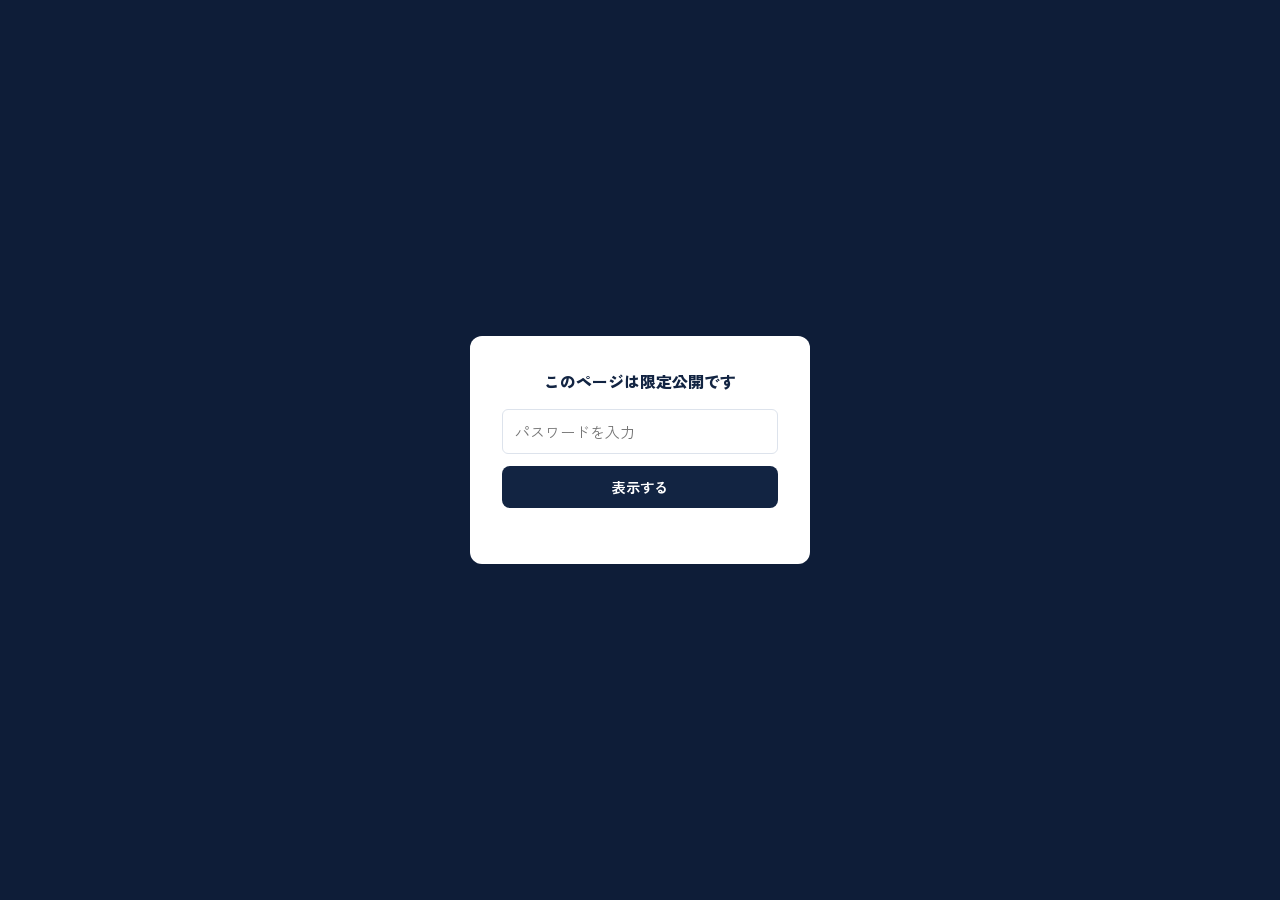
<file: index.html>
<!DOCTYPE html>
<html lang="ja">
<head>
<meta charset="UTF-8">
<meta name="viewport" content="width=device-width, initial-scale=1.0">
<title>テレアポ相性診断＆料金シミュレーション｜営業ハック</title>
<link rel="preconnect" href="https://fonts.googleapis.com">
<link href="https://fonts.googleapis.com/css2?family=Zen+Kaku+Gothic+New:wght@400;500;700;900&family=IBM+Plex+Mono:wght@500&display=swap" rel="stylesheet">
<style>
:root{
  --navy:#122442; --navy-2:#1d3a66; --ink:#2a2d33; --paper:#f7f8fa;
  --line:#dde3ec; --accent:#e8632c; --accent-dark:#c74e1c;
  --teal:#0f7d6c; --teal-bg:#e7f4f1; --amber-bg:#fdf1e8; --radius:10px;
}
*{box-sizing:border-box;margin:0;padding:0}
body{font-family:'Zen Kaku Gothic New',sans-serif;color:var(--ink);background:var(--paper);line-height:1.7}
.mono{font-family:'IBM Plex Mono',monospace}
header{background:#0e1d38;color:#fff;padding:14px 20px;display:flex;align-items:center;justify-content:space-between}
.logo{font-weight:900;font-size:19px}.logo span{color:var(--accent)}
.hnav{font-size:12px;color:#c3d0e4}
.hero{background:linear-gradient(135deg,#0e1d38 0%,#1d3a66 70%,#25497e 100%);color:#fff;padding:52px 20px 66px;text-align:center;position:relative;overflow:hidden}
.hero::after{content:"";position:absolute;right:-80px;top:-80px;width:340px;height:340px;border-radius:50%;background:rgba(232,99,44,.12)}
.hero::before{content:"";position:absolute;left:-60px;bottom:-120px;width:280px;height:280px;border-radius:50%;background:rgba(255,255,255,.05)}
.hero>*{position:relative;z-index:1}
.hero .eyebrow{font-size:12px;letter-spacing:.22em;color:#9db4d8;margin-bottom:14px}
.hero h1{font-size:clamp(23px,5vw,37px);font-weight:900;line-height:1.45}
.hero h1 em{font-style:normal;color:#ffb38a;border-bottom:4px solid var(--accent);padding-bottom:2px}
.hero p{margin-top:16px;font-size:14px;color:#c3d0e4;max-width:640px;margin-left:auto;margin-right:auto}
.hero .badges{display:flex;gap:10px;justify-content:center;margin-top:24px;flex-wrap:wrap}
.hero .badge{font-size:12px;border:1px solid rgba(255,255,255,.35);background:rgba(255,255,255,.06);padding:6px 16px;border-radius:20px;font-weight:700}
main{max-width:980px;margin:-30px auto 0;padding:0 16px 80px}
.card{background:#fff;border:1px solid var(--line);border-radius:var(--radius);overflow:hidden;margin-bottom:24px;box-shadow:0 1px 3px rgba(18,36,66,.05),0 4px 14px rgba(18,36,66,.04)}

/* trust */
.trust-inner{display:flex;gap:22px;padding:26px 24px;align-items:flex-start;flex-wrap:wrap}
.trust-photo{width:84px;height:84px;border-radius:50%;background:linear-gradient(135deg,var(--navy),#2a5290);color:#fff;font-size:34px;font-weight:900;display:flex;align-items:center;justify-content:center;flex-shrink:0;border:3px solid #fff;box-shadow:0 2px 10px rgba(18,36,66,.2)}
.trust-body{flex:1;min-width:260px}
.trust-eyebrow{font-size:11px;letter-spacing:.18em;color:var(--accent-dark);font-weight:900;margin-bottom:6px}
.trust-body h2{font-size:19px;font-weight:900;line-height:1.5;margin-bottom:10px;color:var(--navy)}
.trust-body>p{font-size:13.5px;color:#4a5261;line-height:1.9}
.trust-stats{display:flex;gap:0;margin-top:18px;border:1px solid var(--line);border-radius:10px;overflow:hidden}
.ts{flex:1;text-align:center;padding:14px 8px;border-right:1px solid var(--line);background:#fafbfd}
.ts:last-child{border-right:none}
.ts b{display:block;font-size:22px;font-weight:900;color:var(--navy-2);font-family:'IBM Plex Mono',monospace}
.ts span{font-size:11px;color:#7a828f;font-weight:700}
.card-head{border-bottom:1px solid var(--line);padding:16px 22px;display:flex;align-items:center;gap:10px}
.card-head .bar{width:4px;height:20px;background:var(--accent);border-radius:2px}
.card-head h2{font-size:16px;font-weight:700}
.card-head .sub{font-size:12px;color:#7a828f;margin-left:auto}

/* form */
.frow{display:grid;grid-template-columns:210px 1fr;border-bottom:1px solid var(--line)}
.frow:last-child{border-bottom:none}
.flabel{background:#eef2f8;padding:16px 18px;font-size:13.5px;font-weight:700;display:flex;align-items:center;gap:8px}
.req{font-size:10px;background:var(--accent);color:#fff;padding:2px 8px;border-radius:3px;font-weight:700;flex-shrink:0}
.fctrl{padding:14px 18px;display:flex;align-items:center;flex-wrap:wrap;gap:10px}
select,input[type=number],input[type=text],textarea{font-family:inherit;font-size:15px;padding:10px 12px;border:1px solid var(--line);border-radius:6px;background:#fff;min-width:220px}
textarea{width:100%;min-height:64px}
select:focus,input:focus,textarea:focus{outline:2px solid var(--navy-2);outline-offset:1px}
.pillgroup{display:flex;gap:8px;flex-wrap:wrap}
.pill{border:1.5px solid var(--line);background:#fff;border-radius:24px;padding:8px 18px;font-size:13.5px;cursor:pointer;font-family:inherit;transition:all .15s}
.pill.on{border-color:var(--navy-2);background:var(--navy-2);color:#fff;font-weight:700}
.hint{font-size:12px;color:#7a828f;width:100%}
.counter{font-size:12px;font-weight:700;color:var(--navy-2)}

/* hearing chips */
.chips{display:flex;gap:8px;flex-wrap:wrap}
.chip{border:1.5px dashed var(--line);background:#fff;border-radius:8px;padding:8px 14px;font-size:13px;cursor:pointer;font-family:inherit;color:#5a6577;transition:all .15s}
.chip.on{border-style:solid;border-color:var(--accent);background:var(--amber-bg);color:var(--accent-dark);font-weight:700}
.chip.off{opacity:.4;cursor:not-allowed}

/* range summary */
.range{padding:24px 22px;border-bottom:1px solid var(--line)}
.range-label{font-size:13px;font-weight:900;color:var(--navy-2);margin-bottom:12px}
.range-vals{display:flex;align-items:stretch;gap:14px;flex-wrap:wrap}
.rv{flex:1;min-width:180px;border:1.5px solid var(--line);border-radius:10px;padding:14px 16px;text-align:center}
.rv .l{font-size:12px;color:#7a828f;font-weight:700}
.rv .v{font-family:'IBM Plex Mono',monospace;font-size:30px;font-weight:900;color:var(--navy)}
.rv .s{font-size:11px;color:#8a909b}
.rv.max{border-color:var(--accent);background:var(--amber-bg)}
.rv.max .v{color:var(--accent-dark)}
.range-tilde{display:flex;align-items:center;font-size:22px;font-weight:900;color:#b7bec9}
.range-break{font-size:12px;color:#5a6577;margin-top:12px;line-height:1.9}
.range-break b{color:var(--navy-2)}
.detail-box{border-bottom:1px solid var(--line)}
.detail-box summary{padding:14px 22px;font-size:13px;font-weight:700;color:var(--navy-2);cursor:pointer;list-style:none;display:flex;align-items:center;gap:8px}
.detail-box summary::before{content:"▸";transition:transform .15s}
.detail-box[open] summary::before{transform:rotate(90deg)}
.detail-box summary::-webkit-details-marker{display:none}

/* result */
.diag{display:flex;gap:16px;padding:20px 22px;border-bottom:1px solid var(--line);align-items:center;flex-wrap:wrap}
.diag-mark{width:74px;height:74px;border-radius:50%;display:flex;align-items:center;justify-content:center;font-size:34px;font-weight:900;flex-shrink:0}
.diag-mark.good{background:var(--teal-bg);color:var(--teal)}
.diag-mark.mid{background:var(--amber-bg);color:var(--accent-dark)}
.diag-mark.low{background:#f4f5f8;color:#6a7180}
.diag-body{flex:1;min-width:220px}
.diag-body h3{font-size:16px;font-weight:900}
.diag-body p{font-size:13px;color:#5a6577}
.result-table{width:100%;border-collapse:collapse}
.result-table td{padding:14px 22px;border-bottom:1px solid var(--line);font-size:14px}
.result-table td:last-child{text-align:right;font-weight:700}
.result-table td .sub{display:block;font-size:11px;color:#8a909b;font-weight:400}
.result-table tr.total td{background:var(--amber-bg);font-size:15px}
.result-table tr.total td:last-child{color:var(--accent-dark);font-size:22px;font-weight:900}
.result-table tr.first td{background:#eef4ff}
.result-table tr.first td:last-child{color:var(--navy-2);font-size:20px;font-weight:900}
.unit{font-size:13px;color:#7a828f;font-weight:400;margin-left:2px}
.notice{font-size:12px;color:#8a4a20;background:var(--amber-bg);padding:12px 22px;line-height:1.8}
.cta-area{text-align:center;padding:26px 22px 30px}
.cta{display:inline-block;background:var(--accent);color:#fff;font-size:17px;font-weight:900;padding:16px 52px;border-radius:8px;border:none;cursor:pointer;font-family:inherit;box-shadow:0 3px 0 var(--accent-dark);transition:transform .1s}
.cta:active{transform:translateY(2px);box-shadow:none}
.cta-sub{font-size:12px;color:#7a828f;margin-top:10px}

/* trial highlight */
.trial-strip{display:flex;gap:18px;align-items:center;background:var(--navy);color:#fff;padding:20px 22px;flex-wrap:wrap}
.trial-strip .price{text-align:center;flex-shrink:0}
.trial-strip .price .v{font-size:34px;font-weight:900;color:#ffb38a}
.trial-strip .price .l{font-size:11px;color:#9db4d8}
.trial-strip .txt{flex:1;min-width:240px;font-size:13px;color:#e2e9f4}
.trial-strip .txt b{color:#fff}

/* onboarding */
#onboard{display:none}
#onboard.show{display:block}
.ob-progress{display:flex;gap:6px;padding:18px 22px 0}
.ob-progress .seg{flex:1;height:6px;border-radius:3px;background:var(--line)}
.ob-progress .seg.done{background:var(--accent)}
.ob-step{display:none}
.ob-step.show{display:block}
.ob-step-label{padding:14px 22px 4px;font-size:13px;font-weight:900;color:var(--navy-2)}
.ob-nav{display:flex;justify-content:space-between;padding:18px 22px 24px}
.ob-btn{font-family:inherit;font-size:14px;font-weight:700;padding:11px 30px;border-radius:8px;cursor:pointer;border:1.5px solid var(--line);background:#fff}
.ob-btn.next{background:var(--navy);color:#fff;border-color:var(--navy)}
.ai-note{display:flex;gap:10px;background:#eef4ff;border:1px solid #c6d8f5;border-radius:8px;padding:12px 16px;margin:14px 22px;font-size:12px;color:#1d3a66;align-items:flex-start}
.ai-note .ic{flex-shrink:0;font-weight:900}

/* timeline */
.timeline{padding:20px 22px 26px}
.tl-item{display:flex;gap:14px;position:relative;padding-bottom:22px}
.tl-item:last-child{padding-bottom:0}
.tl-item::before{content:"";position:absolute;left:14px;top:30px;bottom:0;width:2px;background:var(--line)}
.tl-item:last-child::before{display:none}
.tl-dot{width:30px;height:30px;border-radius:50%;background:var(--navy);color:#fff;display:flex;align-items:center;justify-content:center;font-size:13px;font-weight:900;flex-shrink:0;z-index:1}
.tl-dot.ai{background:var(--teal)}
.tl-body h4{font-size:14px;font-weight:700}
.tl-body h4 .who{font-size:11px;font-weight:700;padding:2px 8px;border-radius:3px;margin-left:8px;vertical-align:middle}
.who.auto{background:var(--teal-bg);color:var(--teal)}
.who.human{background:#eef2f8;color:#5a6577}
.who.client{background:var(--amber-bg);color:var(--accent-dark)}
.tl-body p{font-size:12px;color:#7a828f}

/* faq */
.faq{padding:8px 22px 20px}
.faq dt{font-size:14px;font-weight:700;padding:14px 0 4px;color:var(--navy-2)}
.faq dd{font-size:13px;color:#5a6577;border-bottom:1px dashed var(--line);padding-bottom:12px}

/* modal */
.modal-bg{display:none;position:fixed;inset:0;background:rgba(18,36,66,.55);z-index:50;align-items:center;justify-content:center;padding:20px}
.modal-bg.show{display:flex}
.modal{background:#fff;border-radius:12px;max-width:470px;width:100%;padding:30px;text-align:center}
.modal .check{width:56px;height:56px;border-radius:50%;background:var(--teal-bg);color:var(--teal);font-size:28px;display:flex;align-items:center;justify-content:center;margin:0 auto 16px}
.modal h3{font-size:18px;font-weight:900;margin-bottom:8px}
.modal p{font-size:13px;color:#5a616d;margin-bottom:18px}
.modal .paybtns{display:flex;flex-direction:column;gap:10px}
.modal .paybtn{padding:13px;border-radius:8px;border:1.5px solid var(--line);background:#fff;font-family:inherit;font-size:14px;font-weight:700;cursor:pointer}
.modal .paybtn.main{background:var(--navy);color:#fff;border-color:var(--navy)}
.modal .close{margin-top:16px;background:none;border:none;font-size:12px;color:#7a828f;cursor:pointer;text-decoration:underline;font-family:inherit}
footer{text-align:center;font-size:12px;color:#8a909b;padding:26px 20px}
@media(max-width:640px){.frow{grid-template-columns:1fr}.flabel{padding:10px 16px}}
#gate{position:fixed;inset:0;background:#0e1d38;color:#fff;display:flex;align-items:center;justify-content:center;z-index:999;padding:20px}
#gate .box{background:#fff;color:var(--ink);border-radius:12px;padding:32px;max-width:340px;width:100%;text-align:center}
#gate h2{font-size:16px;font-weight:900;margin-bottom:14px;color:var(--navy)}
#gate input{width:100%;font-size:15px;padding:11px 12px;border:1px solid var(--line);border-radius:6px;margin-bottom:12px;font-family:inherit}
#gate button{width:100%;background:var(--navy);color:#fff;border:none;border-radius:8px;padding:11px;font-size:14px;font-weight:700;cursor:pointer;font-family:inherit}
#gate .err{font-size:12px;color:var(--accent-dark);min-height:16px;margin-top:8px}
#siteContent{display:none}
</style>
</head>
<body>

<div id="gate">
  <div class="box">
    <h2>このページは限定公開です</h2>
    <input type="password" id="gatePw" placeholder="パスワードを入力">
    <button onclick="checkGate()">表示する</button>
    <div class="err" id="gateErr"></div>
  </div>
</div>

<div id="siteContent">

<header>
  <div class="logo">営業<span>ハック</span></div>
  <div class="hnav">テックタッチ営業支援（β）</div>
</header>

<section class="hero">
  <div class="eyebrow">SALES COMPATIBILITY CHECK</div>
  <h1>あなたの商材、テレアポで売れる？<br><em>60秒</em>で相性診断＆料金シミュレーション</h1>
  <p>打ち合わせ不要。商材のことを教えていただくだけで、アポ想定率と概算費用をその場で算出。まずは100コール・29,800円のテストから、営業のプロが動きます。</p>
  <div class="badges">
    <span class="badge">初回テスト 29,800円ポッキリ</span>
    <span class="badge">打ち合わせ0回</span>
    <span class="badge">個人事業主・小規模OK</span>
  </div>
</section>

<main>

<div class="card">
  <div class="trust-inner">
    <div class="trust-photo">笹</div>
    <div class="trust-body">
      <div class="trust-eyebrow">MESSAGE FROM CEO</div>
      <h2>「営業の悩みを0にする」。<br>そのノウハウを、もっと小さな挑戦にも。</h2>
      <p>営業ハックは、代表・笹田裕嗣のもと300社以上の営業支援を重ねてきた営業のプロ集団です。テレアポは「かければ取れる」ものではありません。リスト・スクリプト・トーク——すべてに現場で磨かれた型があります。これまで法人向けフルサポートが中心だったこの型を、個人事業主や小さなチームの挑戦にも届けたい。その想いから、このテックタッチプランは生まれました。</p>
      <div class="trust-stats">
        <div class="ts"><b>300社+</b><span>営業支援実績</span></div>
        <div class="ts"><b>8年目</b><span>営業支援ひと筋</span></div>
        <div class="ts"><b>45名</b><span>全国の架電チーム</span></div>
      </div>
    </div>
  </div>
</div>

<div class="card">
  <div class="card-head"><div class="bar"></div><h2>商材について教えてください</h2><span class="sub">この回答がそのままスクリプト設計に使われます</span></div>

  <div class="frow">
    <div class="flabel">① どんなサービス？<span class="req">必須</span></div>
    <div class="fctrl">
      <select id="svcType">
        <option value="1.0" data-rate="1.0">IT・SaaS・システム</option>
        <option value="1.0" data-rate="2.0">人材・採用支援</option>
        <option value="0.9" data-rate="1.5">広告・マーケ・制作</option>
        <option value="1.0" data-rate="1.0">コンサル・士業</option>
        <option value="1.1" data-rate="2.5">製造・卸・設備</option>
        <option value="0.85" data-rate="3.0">店舗向けサービス</option>
        <option value="1.0" data-rate="2.0">その他</option>
      </select>
      <input type="text" placeholder="サービスを一言で（例：飲食店向け採用サイト）" style="flex:1;min-width:240px">
    </div>
  </div>

  <div class="frow">
    <div class="flabel">② ターゲットは？<span class="req">必須</span></div>
    <div class="fctrl">
      <div class="pillgroup" id="target">
        <button class="pill on" data-v="1.0">個人事業主・小規模</button>
        <button class="pill" data-v="1.1">中小企業</button>
        <button class="pill" data-v="1.35">中堅企業</button>
        <button class="pill" data-v="1.6">大手企業</button>
      </div>
      <input type="text" placeholder="業界・エリア（例：首都圏の飲食店）" style="width:100%">
    </div>
  </div>

  <div class="frow">
    <div class="flabel">③ 一番の強みは？<span class="req">必須</span></div>
    <div class="fctrl">
      <input type="text" placeholder="例：競合の半額で初期費用なし／導入実績300社" style="width:100%">
      <span class="hint">スクリプトの「刺さる一言」に使います</span>
    </div>
  </div>

  <div class="frow">
    <div class="flabel">④ 商材の最低価格帯<span class="req">必須</span></div>
    <div class="fctrl">
      <div class="pillgroup" id="priceBand">
        <button class="pill" data-v="low">月1万円未満</button>
        <button class="pill on" data-v="mid">月1〜5万円</button>
        <button class="pill" data-v="high">月5〜20万円</button>
        <button class="pill" data-v="ent">月20万円以上</button>
      </div>
      <span class="hint">アポ単価が商材価格に見合うか（採算ライン）を診断します</span>
    </div>
  </div>

  <div class="frow">
    <div class="flabel">⑤ アポで回収する情報<span class="req">必須</span></div>
    <div class="fctrl">
      <div style="width:100%;font-size:13px;color:#5a6577;margin-bottom:4px">基本セット（担当者名・部署名・連絡先）は<b>全プラン込み</b>。追加ヒアリングは3つまで選べます <span class="counter" id="chipCount">0/3</span></div>
      <div class="chips" id="chips">
        <button class="chip" data-p="2000">現状の課題感</button>
        <button class="chip" data-p="2000">導入時期・予算感</button>
        <button class="chip" data-p="2000">現在の利用サービス</button>
        <button class="chip" data-p="2000">決裁フロー・決裁者</button>
        <button class="chip" data-p="2000">従業員数・規模感</button>
      </div>
      <span class="hint">追加1項目につき +2,000円/アポ（ヒアリングが深くなるほど接続時間が延び、アポ率が下がるため）</span>
    </div>
  </div>

  <div class="frow">
    <div class="flabel">⑥ 架電リストの種類<span class="req">必須</span></div>
    <div class="fctrl">
      <div class="pillgroup" id="listType">
        <button class="pill on" data-v="cold">白地リスト（新規開拓）</button>
        <button class="pill" data-v="warm">リード有り（問い合わせ・名刺・休眠顧客）</button>
      </div>
      <span class="hint">リード有りリストはアポ率が大きく上がるため、単価が下がります</span>
    </div>
  </div>

  <div class="frow">
    <div class="flabel">⑦ 月間アポ上限（目標）</div>
    <div class="fctrl">
      <input type="number" id="count" value="3" min="1" max="30"> 件
      <span class="hint">この件数を超える請求は発生しません（10件未満がテックタッチプランの対象）</span>
    </div>
  </div>
  <div class="frow">
    <div class="flabel">⑧ 担当者情報回収の月間上限</div>
    <div class="fctrl">
      <input type="number" id="infoCount" value="5" min="0" max="50"> 件
      <span class="hint">アポに至らなくても担当者名・部署・連絡先が取れた件数の上限。0にすればアポのみの成果報酬になります</span>
    </div>
  </div>
  <div class="frow">
    <div class="flabel">⑨ アポログの提供形式</div>
    <div class="fctrl">
      <div class="pillgroup" id="logType">
        <button class="pill on" data-log="text">テキスト要約（標準・込み）</button>
        <button class="pill" data-log="rec">録音データそのまま（+1,000円/アポ）</button>
      </div>
      <span class="hint">全アポの通話内容を確認できます。録音データは商談前の温度感チェックや社内教育にも使えます</span>
    </div>
  </div>
</div>

<div class="card">
  <div class="card-head"><div class="bar"></div><h2>診断結果・概算料金</h2><span class="sub">入力に合わせてリアルタイム更新</span></div>

  <div class="diag">
    <div class="diag-mark good" id="diagMark">◎</div>
    <div class="diag-body">
      <h3 id="diagTitle">テレアポとの相性：良好</h3>
      <p id="diagDesc"></p>
    </div>
  </div>

  <div class="range">
    <div class="range-label">初月のお支払い金額</div>
    <div class="range-vals">
      <div class="rv"><div class="l">成果ゼロなら</div><div class="v">¥29,800</div><div class="s">テストコール100件のみ</div></div>
      <div class="range-tilde">〜</div>
      <div class="rv max"><div class="l">上限まで成果が出ても</div><div class="v" id="maxOut">—</div><div class="s">これ以上の請求はありません</div></div>
    </div>
    <div class="range-break" id="breakdown"></div>
  </div>

  <details class="detail-box">
    <summary>算出根拠・詳細の数字を見る</summary>
    <table class="result-table">
      <tr><td>想定アポ率<span class="sub">100コールあたりの期待値</span></td><td><span class="mono" id="rateOut">—</span><span class="unit">%</span></td></tr>
      <tr><td>アポ成果報酬単価<span class="sub">テスト後の継続プラン適用</span></td><td><span class="mono" id="unitOut">—</span><span class="unit">円/件</span></td></tr>
      <tr><td>担当者情報 回収単価<span class="sub">アポ単価の30%</span></td><td><span class="mono" id="infoOut">—</span><span class="unit">円/件</span></td></tr>
      <tr><td>月間想定コール数<span class="sub">アポ上限から逆算</span></td><td><span class="mono" id="callsOut">—</span><span class="unit">コール</span></td></tr>
      <tr><td>想定受注率<span class="sub">アウトバウンド経由の一般値（白地10%・リード有り20%）</span></td><td><span class="mono" id="cvOut">—</span><span class="unit">%</span></td></tr>
      <tr><td>1受注に必要なアポ数<span class="sub">受注率から逆算</span></td><td><span class="mono" id="apoPerDeal">—</span><span class="unit">件</span></td></tr>
      <tr><td>想定受注獲得単価（CPA）<span class="sub">アポ単価 × 1受注に必要なアポ数</span></td><td><span class="mono" id="cpaOut">—</span><span class="unit">円/受注</span></td></tr>
      <tr class="total"><td>継続月の成果報酬上限<span class="sub">2ヶ月目以降・テスト費用なし</span></td><td><span class="mono" id="totalOut">—</span><span class="unit">円/月</span></td></tr>
    </table>
  </details>

  <div class="notice">
    ※ 想定アポ率は業界平均をもとにした概算であり、成果を保証するものではありません。<br>
    ※ テストコール100件の結果レポート（接続率・反応傾向・断り文句の分析）をお渡しします。継続時は29,800円を初月費用に全額充当します。<br>
    ※ 継続プランではアポ未達分の費用は発生しません（完全成果報酬）。<br>
    ※ お支払いの完了確認をもって準備（スクリプト監修・メンバーレクチャー・アサイン）を開始します。原則10日で架電スタート、お急ぎの場合は特急オプション（+5,000円）で最短5営業日。<br>
    ※ アポに至らなくても、担当者名・部署・連絡先が回収できた場合は「担当者情報」として成果カウント（アポ単価の30%）。次回架電やメール営業の資産になります。
  </div>

  <div class="trial-strip">
    <div class="price"><div class="v">¥29,800</div><div class="l">初回テスト（税別）</div></div>
    <div class="txt"><b>アポが3件取れても29,800円ポッキリ。</b>取れたアポはそのままお渡しします。もし1件も取れなくても、100コール分の市場の生の反応データが手に入ります。「テレアポに向いているか」を最小リスクで検証できるテストです。</div>
  </div>

  <div class="cta-area">
    <button class="cta" id="applyBtn">テストコール100件を申し込む</button>
    <p class="cta-sub">このあと5分のフォーム入力だけ。お支払い完了から原則10日（特急なら最短5営業日）で架電開始</p>
  </div>
</div>

<div class="card" id="onboard">
  <div class="card-head"><div class="bar"></div><h2>お申し込みフォーム（キックオフ・商材勉強会の代わりです）</h2></div>
  <div class="ob-progress">
    <div class="seg done" id="seg1"></div><div class="seg" id="seg2"></div><div class="seg" id="seg3"></div>
  </div>

  <div class="ob-step show" id="obs1">
    <div class="ob-step-label">STEP 1/3　基本情報</div>
    <div class="frow"><div class="flabel">会社名・屋号<span class="req">必須</span></div><div class="fctrl"><input type="text" placeholder="株式会社〇〇／屋号"></div></div>
    <div class="frow"><div class="flabel">メールアドレス<span class="req">必須</span></div><div class="fctrl"><input type="text" placeholder="info@example.com"><span class="hint">申込確認・アポ自動報告・レポートの送付先になります</span></div></div>
    <div class="frow"><div class="flabel">架電先に伝える折り返し番号<span class="req">必須</span></div><div class="fctrl"><input type="text" placeholder="03-XXXX-XXXX"></div></div>
    <div class="frow"><div class="flabel">アポの日程調整方法<span class="req">必須</span></div><div class="fctrl"><div class="pillgroup"><button class="pill on">日程調整ツールのURL</button><button class="pill">可能な曜日・時間帯を指定</button></div></div></div>
    <div class="frow"><div class="flabel">スタート希望日<span class="req">必須</span></div><div class="fctrl">
      <input type="date" style="font-family:inherit;font-size:15px;padding:10px 12px;border:1px solid var(--line);border-radius:6px;background:#fff">
      <div class="pillgroup" id="rush" style="width:100%">
        <button class="pill on" data-rush="0">通常スタート（お支払い完了から10日目以降）</button>
        <button class="pill" data-rush="5000">特急スタート（+5,000円・最短5営業日）</button>
      </div>
      <span class="hint">スクリプト監修・メンバーのレクチャー・アサインに原則10日をいただいています。お支払いの完了確認をもって準備を開始します</span>
    </div></div>
    <div class="frow"><div class="flabel">アポNG条件<span class="req">必須</span></div><div class="fctrl">
      <div class="chips" id="ngChips">
        <button class="chip">同業サービス導入済みの企業（リプレイス提案はしない）</button>
        <button class="chip">今すぐ検討できない企業（中長期の情報収集はNG）</button>
        <button class="chip">資料受け取りのみで終わりそうな企業</button>
        <button class="chip">同業他社・競合にあたる企業</button>
      </div>
      <input type="text" placeholder="その他のNG条件（自由記入）" style="width:100%">
      <span class="hint">当てはまるものを選択。導入済み企業へのリプレイス提案や中長期検討をOKにすると、アポ数は増えやすくなります</span>
    </div></div>
    <div class="ob-nav"><span></span><button class="ob-btn next" onclick="obGo(2)">次へ</button></div>
  </div>

  <div class="ob-step" id="obs2">
    <div class="ob-step-label">STEP 2/3　リスト条件</div>
    <div class="frow"><div class="flabel">架電対象エリア<span class="req">必須</span></div><div class="fctrl"><input type="text" placeholder="例：首都圏・大阪"></div></div>
    <div class="frow"><div class="flabel">対象業種・企業規模<span class="req">必須</span></div><div class="fctrl"><textarea placeholder="例：従業員30名以下の飲食店。多店舗展開しているとなお良い"></textarea></div></div>
    <div class="frow"><div class="flabel">理想の獲得企業 1社</div><div class="fctrl"><input type="text" placeholder="例：〇〇株式会社"><span class="hint">この企業に似た条件でリストを設計します</span></div></div>
    <div class="frow"><div class="flabel">リードリストの共有<span class="req">必須</span></div><div class="fctrl"><div class="pillgroup"><button class="pill on">白地なのでおまかせ</button><button class="pill">手持ちリストをアップロード</button></div></div></div>
    <div class="ob-nav"><button class="ob-btn" onclick="obGo(1)">戻る</button><button class="ob-btn next" onclick="obGo(3)">次へ</button></div>
  </div>

  <div class="ob-step" id="obs3">
    <div class="ob-step-label">STEP 3/3　商材理解（AIスクリプト生成の材料になります）</div>
    <div class="frow"><div class="flabel">誰のどんな悩みを解決？<span class="req">必須</span></div><div class="fctrl"><textarea placeholder="箇条書きで多いほど精度が上がります。例：・採用コストを下げたい ・応募が集まらない"></textarea></div></div>
    <div class="frow"><div class="flabel">競合3社と違い<span class="req">必須</span></div><div class="fctrl"><textarea placeholder="例：A社より安い／B社と違いサポート付き"></textarea></div></div>
    <div class="frow"><div class="flabel">サービス資料</div><div class="fctrl"><div class="pillgroup"><button class="pill on">PDFをアップロード</button><button class="pill">URLで共有</button></div><span class="hint">資料からもAIが商材情報を読み取ります</span></div></div>
    <div class="frow"><div class="flabel">お支払い方法<span class="req">必須</span></div><div class="fctrl">
      <div class="pillgroup" id="payMethod">
        <button class="pill on" data-pay="credit">クレジットカード</button>
        <button class="pill" data-pay="paypay">PayPay</button>
        <button class="pill" data-pay="bank">銀行振込（3営業日以内）</button>
      </div>
      <span class="hint">クレジット・PayPayはこの場で決済完了→そのまま架電準備に入ります。振込は入金確認後の準備開始となります</span>
    </div></div>
    <div class="ai-note"><span class="ic">AI</span><span>シミュレーションとこのフォームの回答をもとに、AIがトークスクリプト草案とリスト抽出条件を自動生成します。営業のプロが監修・メンバーレクチャーを行い、Web上でご確認いただいたのち、お支払い完了から原則10日（特急オプションで最短5営業日）で架電を開始します。</span></div>
    <div class="ob-nav"><button class="ob-btn" onclick="obGo(2)">戻る</button><button class="ob-btn next" onclick="showPay()">入力を完了して決済へ</button></div>
  </div>
</div>

<div class="card">
  <div class="card-head"><div class="bar"></div><h2>お申し込みから架電開始まで</h2></div>
  <div class="timeline">
    <div class="tl-item"><div class="tl-dot">1</div><div class="tl-body"><h4>診断＆Web申込・お支払い<span class="who client">お客様</span></h4><p>このページで完結（所要10〜15分）。お支払い完了の確認をもって準備開始となります</p></div></div>
    <div class="tl-item"><div class="tl-dot ai">AI</div><div class="tl-body"><h4>スクリプト草案・リスト条件を自動生成<span class="who auto">自動</span></h4><p>ご回答と資料からトークスクリプトとリスト抽出条件を生成</p></div></div>
    <div class="tl-item"><div class="tl-dot">2</div><div class="tl-body"><h4>営業のプロが監修・メンバーレクチャー<span class="who human">営業ハック</span></h4><p>300社以上の支援ノウハウで品質チェックし、商材に合う架電メンバーをアサイン・レクチャー</p></div></div>
    <div class="tl-item"><div class="tl-dot">3</div><div class="tl-body"><h4>Web上でスクリプト・リストを確認<span class="who client">お客様</span></h4><p>打ち合わせ不要。画面上で確認・コメント・承認</p></div></div>
    <div class="tl-item"><div class="tl-dot">4</div><div class="tl-body"><h4>テストコール100件 実施<span class="who human">営業ハック</span></h4><p>お支払い完了から原則10日で架電開始(特急オプションで最短5営業日)。結果レポートをお渡しします</p></div></div>
    <div class="tl-item"><div class="tl-dot">5</div><div class="tl-body"><h4>継続判断<span class="who client">お客様</span></h4><p>データを見てから継続を判断。継続時は29,800円を初月に全額充当</p></div></div>
  </div>
</div>

<div class="card">
  <div class="card-head"><div class="bar"></div><h2>よくある質問</h2></div>
  <dl class="faq">
    <dt>Q. 本当に打ち合わせなしで大丈夫？</dt>
    <dd>このページのフォームが、従来のキックオフ・商材勉強会で伺っていた内容そのものです。ご回答が具体的なほどスクリプト精度が上がります。不明点があれば架電開始前にチャットで確認させていただきます。</dd>
    <dt>Q. テストでアポが取れたら追加費用は？</dt>
    <dd>かかりません。テストコール100件は何件アポが取れても29,800円のままで、アポはそのままお渡しします。</dd>
    <dt>Q. テストで1件も取れなかったら？</dt>
    <dd>100コール分の反応データ（接続率・断り文句の傾向・見込み度）をレポートでお渡しします。「リスト（ターゲット選定）の問題か」「訴求の問題か」「時期の問題か」「テレアポ以外が向いているか」の判断材料になります。テレアポの成果を左右する最大の要素はリストです。テストの結果、ターゲットの見直しで改善が見込める場合はリスト条件の再設計をご提案します。</dd>
    <dt>Q. 月10件以上アポが欲しい場合は？</dt>
    <dd>専任チームが付くフルサポート型をご案内します。シミュレーション結果画面からそのまま無料相談をお申し込みいただけます。</dd>
  </dl>
</div>

</main>

<div class="modal-bg" id="modal">
  <div class="modal">
    <div class="check">✓</div>
    <h3>テストコール100件 お申し込み</h3>
    <p id="modalSummary"></p>
    <div class="paybtns" id="payBtns"></div>
    <button class="close" onclick="document.getElementById('modal').classList.remove('show')">閉じる</button>
    <p style="font-size:11px;color:#a0a6b0;margin-top:14px">※デモ環境のため決済は動作しません</p>
  </div>
</div>

<footer>© 株式会社営業ハック</footer>

</div>

<script>
const GATE_PW = "testtest";
function unlock(){
  document.getElementById('gate').style.display='none';
  document.getElementById('siteContent').style.display='block';
}
function checkGate(){
  const v=document.getElementById('gatePw').value;
  if(v===GATE_PW){
    sessionStorage.setItem('eigyohack_unlocked','1');
    unlock();
  }else{
    document.getElementById('gateErr').textContent='パスワードが違います';
  }
}
document.getElementById('gatePw').addEventListener('keydown',e=>{ if(e.key==='Enter') checkGate(); });
if(sessionStorage.getItem('eigyohack_unlocked')==='1') unlock();

const BASE = 12000;
const state = { chips: 0 };
function getPill(id){ const el=document.querySelector('#'+id+' .pill.on'); return el?el.dataset.v:null; }
document.querySelectorAll('.pillgroup').forEach(g=>{
  g.addEventListener('click',e=>{
    if(!e.target.classList.contains('pill'))return;
    g.querySelectorAll('.pill').forEach(p=>p.classList.remove('on'));
    e.target.classList.add('on');
    calc();
  });
});
const chipsEl=document.getElementById('chips');
chipsEl.addEventListener('click',e=>{
  if(!e.target.classList.contains('chip'))return;
  const c=e.target;
  if(c.classList.contains('on')){c.classList.remove('on');}
  else{
    const on=chipsEl.querySelectorAll('.chip.on').length;
    if(on>=3)return;
    c.classList.add('on');
  }
  const on=chipsEl.querySelectorAll('.chip.on').length;
  document.getElementById('chipCount').textContent=on+'/3';
  chipsEl.querySelectorAll('.chip').forEach(ch=>{
    if(!ch.classList.contains('on')) ch.classList.toggle('off', on>=3);
  });
  calc();
});
document.getElementById('svcType').addEventListener('change',calc);
document.getElementById('count').addEventListener('input',calc);
document.getElementById('infoCount').addEventListener('input',calc);

function calc(){
  const svcOpt=document.getElementById('svcType').selectedOptions[0];
  const svc=parseFloat(svcOpt.value);
  const baseRate=parseFloat(svcOpt.dataset.rate);
  const tgt=parseFloat(document.querySelector('#target .pill.on').dataset.v);
  const band=getPill('priceBand');
  const listT=getPill('listType');
  const nChips=chipsEl.querySelectorAll('.chip.on').length;
  const cnt=Math.max(1,parseInt(document.getElementById('count').value)||1);

  let unit=BASE*svc*tgt;
  unit=unit*(listT==='warm'?0.75:1.0);
  unit=Math.round(unit/100)*100 + nChips*2000;
  const logT=document.querySelector('#logType .pill.on');
  if(logT&&logT.dataset.log==='rec')unit+=1000;

  let rate=baseRate/tgt/(1+0.18*nChips);
  if(listT==='warm')rate*=2.8;
  rate=Math.min(rate,12);
  const rateDisp=(Math.round(rate*10)/10).toFixed(1);

  const calls=Math.round(cnt/(rate/100)/10)*10;
  const infoUnit=Math.round(unit*0.3/100)*100;
  const infoCnt=Math.max(0,parseInt(document.getElementById('infoCount').value)||0);
  const apoTotal=unit*cnt;
  const infoTotal=infoUnit*infoCnt;
  const total=apoTotal+infoTotal;
  const maxTotal=29800+total;
  const cvRate=listT==='warm'?20:10;
  const apoPerDeal=Math.round(100/cvRate);
  const cpa=unit*apoPerDeal;

  document.getElementById('rateOut').textContent=rateDisp;
  document.getElementById('unitOut').textContent=unit.toLocaleString();
  document.getElementById('infoOut').textContent=infoUnit.toLocaleString();
  document.getElementById('callsOut').textContent=calls.toLocaleString();
  document.getElementById('cvOut').textContent=cvRate;
  document.getElementById('apoPerDeal').textContent=apoPerDeal;
  document.getElementById('cpaOut').textContent=cpa.toLocaleString();
  document.getElementById('totalOut').textContent=total.toLocaleString();
  document.getElementById('maxOut').textContent='¥'+maxTotal.toLocaleString();
  document.getElementById('breakdown').innerHTML=
    `内訳：テストコール100件 <b>29,800円</b> ＋ アポ最大 <b>${cnt}件 × ${unit.toLocaleString()}円</b>（${apoTotal.toLocaleString()}円） ＋ 担当者情報 最大 <b>${infoCnt}件 × ${infoUnit.toLocaleString()}円</b>（${infoTotal.toLocaleString()}円）｜2ヶ月目以降はテスト費用なし・29,800円は初月費用に全額充当`;

  const mark=document.getElementById('diagMark'),title=document.getElementById('diagTitle'),desc=document.getElementById('diagDesc');
  const bandVal={low:8000,mid:30000,high:120000,ent:400000}[band];
  const ratio=bandVal*12/cpa;
  if(listT==='warm'&&ratio>=3){
    mark.textContent='◎';mark.className='diag-mark good';
    title.textContent='テレアポとの相性：非常に良好';
    desc.textContent='リード有りリストは受注率も高く、1受注あたりの獲得コスト（CPA）が商材の年間価値を大きく下回ります。休眠リードの掘り起こしは特に費用対効果が出やすい領域です。';
  }else if(ratio>=3){
    mark.textContent='◎';mark.className='diag-mark good';
    title.textContent='テレアポとの相性：良好';
    desc.textContent='商材の年間価値が想定CPA（1受注あたりの獲得コスト）を大きく上回る水準です。1件の受注で獲得コストを十分回収できる計算になります。';
  }else if(ratio>=1.2){
    mark.textContent='○';mark.className='diag-mark mid';
    title.textContent='テレアポとの相性：条件付きで可';
    desc.textContent='商材の年間価値でCPAは回収できますが、余裕は大きくありません。追加ヒアリングを絞る、リード有りリストを使う、継続率を高める設計にするなどでCPAを下げるのがおすすめです。';
  }else{
    mark.textContent='△';mark.className='diag-mark low';
    title.textContent='テレアポとの相性：要検討';
    desc.textContent='想定CPAが商材の年間価値を上回る可能性があります。まずはテストコール100件（29,800円）でリストと訴求の精度を検証するか、フォーム営業など他の手法との比較をおすすめします。';
  }
}
function openOnboard(){
  const ob=document.getElementById('onboard');
  ob.classList.add('show');
  ob.scrollIntoView({behavior:'smooth'});
}
document.getElementById('applyBtn').addEventListener('click',openOnboard);
function obGo(n){
  for(let i=1;i<=3;i++){
    document.getElementById('obs'+i).classList.toggle('show',i===n);
    document.getElementById('seg'+i).classList.toggle('done',i<=n);
  }
  document.getElementById('onboard').scrollIntoView({behavior:'smooth'});
}
const ngChips=document.getElementById('ngChips');
if(ngChips){
  ngChips.addEventListener('click',e=>{
    if(!e.target.classList.contains('chip'))return;
    e.target.classList.toggle('on');
  });
}
function showPay(){
  const unit=document.getElementById('unitOut').textContent;
  const rate=document.getElementById('rateOut').textContent;
  const rushEl=document.querySelector('#rush .pill.on');
  const rushFee=rushEl?parseInt(rushEl.dataset.rush):0;
  const firstFee=29800+rushFee;
  document.getElementById('modalSummary').textContent=
    `初回お支払い ${firstFee.toLocaleString()}円（税別）${rushFee?'（特急スタート込み）':''}｜想定アポ率 ${rate}%｜継続時のアポ単価 ${unit}円/件｜お支払い完了の確認をもって準備を開始します（${rushFee?'最短5営業日':'原則10日'}で架電スタート）`;
  const pay=document.querySelector('#payMethod .pill.on').dataset.pay;
  const btns=document.getElementById('payBtns');
  if(pay==='paypay'){
    btns.innerHTML=`<button class="paybtn main">PayPayで今すぐ支払う（${firstFee.toLocaleString()}円・QRコード表示）</button><button class="paybtn">支払いリンクをメールで受け取る</button>`;
  }else if(pay==='bank'){
    btns.innerHTML=`<button class="paybtn main">振込先を表示する（${firstFee.toLocaleString()}円・お支払い期限：3営業日）</button><button class="paybtn">振込先をメールで受け取る</button>`;
  }else{
    btns.innerHTML=`<button class="paybtn main">クレジットカードで決済する（${firstFee.toLocaleString()}円）</button><button class="paybtn">領収書の発行を希望する</button>`;
  }
  document.getElementById('modal').classList.add('show');
}
calc();
</script>
</body>
</html>
</file>
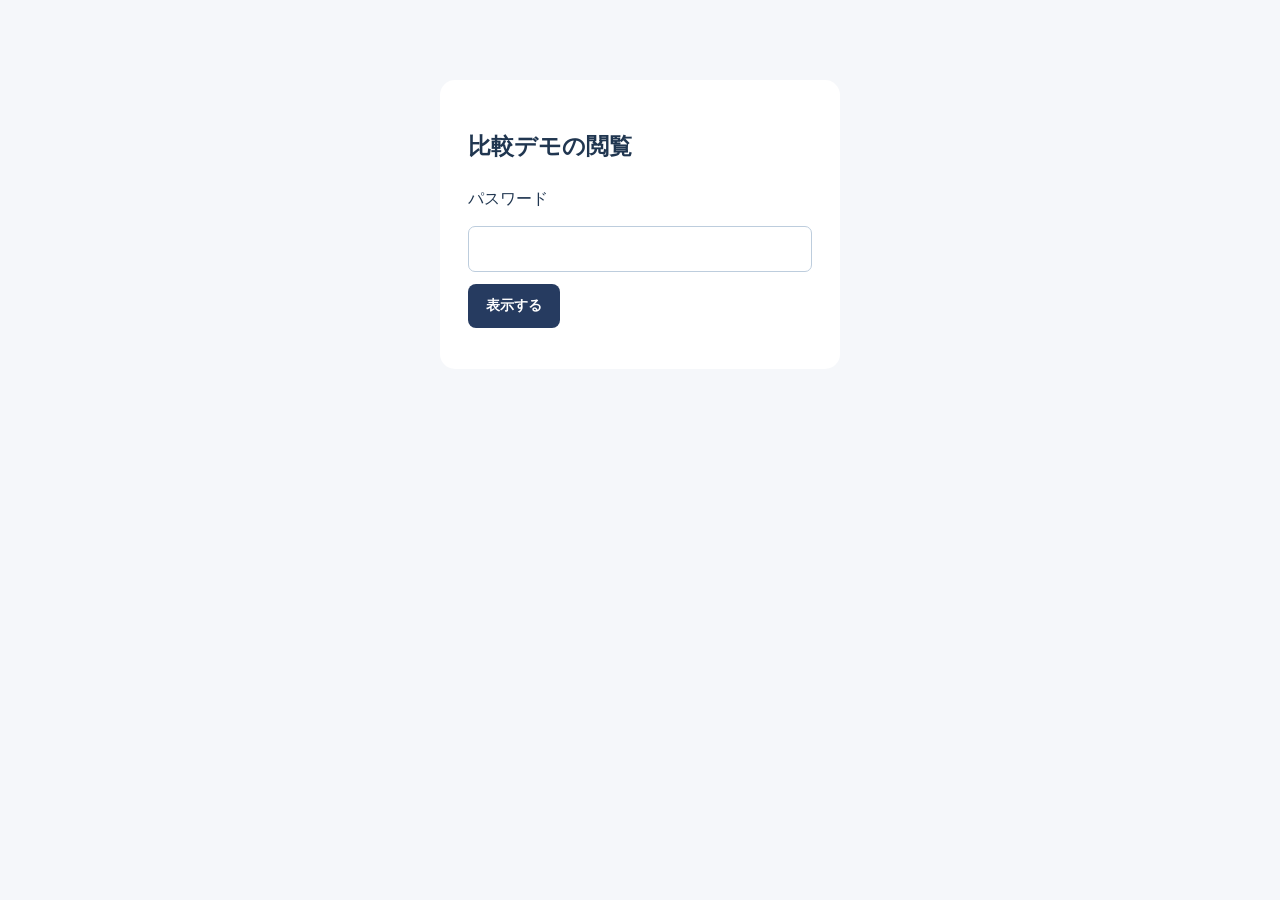
<file: compare/index.html>
<!doctype html><html lang="ja"><head><meta charset="utf-8"><meta name="viewport" content="width=device-width,initial-scale=1"><meta name="robots" content="noindex,nofollow"><title>営業応援パック｜ビフォー・アフター比較</title><style>*{box-sizing:border-box}body{margin:0;background:#f5f7fa;color:#203650;font-family:'Hiragino Sans','Noto Sans JP',sans-serif;line-height:1.8}main{max-width:1100px;margin:auto;padding:36px 24px}h1{font-size:clamp(24px,4vw,36px);line-height:1.5}.small{font-size:13px;color:#65758a}.pair{display:grid;grid-template-columns:1fr 1fr;gap:24px;margin:32px 0}.card{padding:28px;background:white;border:1px solid #d8e2ec;border-radius:15px}.card.after{border:2px solid #bc7964;background:#fffaf7}.tag{font-size:12px;letter-spacing:.1em;color:#99604f}h2{font-size:23px;line-height:1.7}a.primary,button{display:inline-block;padding:13px 18px;background:#263b60;color:white;border:0;border-radius:8px;text-decoration:none;font-weight:700;font-size:14px;cursor:pointer}.after a{background:#bc6350}table{width:100%;border-collapse:collapse;background:white;font-size:14px}th,td{padding:17px;border:1px solid #dce4ec;text-align:left;vertical-align:top}thead{background:#eaf0f5}.table-wrap{overflow:auto}table{min-width:650px}#gate{max-width:400px;margin:80px auto;padding:28px;background:white;border-radius:15px}input{display:block;width:100%;padding:13px;border:1px solid #bdcddd;border-radius:7px;font-size:16px;margin:12px 0}#frames{display:grid;grid-template-columns:1fr 1fr;gap:15px;margin-top:20px}iframe{border:1px solid #c7d4df;border-radius:8px;background:#fff;width:100%;height:720px}[hidden]{display:none!important}@media(max-width:700px){.pair,#frames{grid-template-columns:1fr}.card{padding:22px}main{padding:25px 18px}iframe{height:600px}}</style></head><body><form id="gate"><h2>比較デモの閲覧</h2><label>パスワード<input id="pw" type="password" required></label><button>表示する</button><p id="err" class="small" role="alert"></p></form><main id="content" hidden><p class="tag">営業応援パック / 2026.11.12 改善案</p><h1>テストセールスを入口に。<br>変更前と改善版を見比べる。</h1><p>笹田さんからのフィードバックをもとに、見せ方と問い合わせまでの流れを変更しました。<br>元の公開デモは変更せず、比較用に変更前のコピーも保存しています。</p><div class="pair"><article class="card"><span class="tag">BEFORE / 変更前の保存版</span><h2>ひとり社長の右腕に、<br>プロの営業チームを。</h2><p>準備から次の行動案まで、一式任せられることを中心にした構成。</p><a class="primary" href="../test-sales-before/" target="_blank" rel="noopener">変更前を開く ↗</a></article><article class="card after"><span class="tag">AFTER / 改善版</span><h2>社長ひとりで抱える営業に、<br>プロの味方を。</h2><p>29,800円で1ヶ月のテストセールス。初回は営業の土台づくり込み。商材への反応と次の打ち手を整理する構成。</p><a class="primary" href="../test-sales/?v=member20" target="_blank" rel="noopener">改善版を開く ↗</a></article></div><p class="small">各ページのパスワードも test です。いずれも企画デモで、実際の送信・契約・決済は行いません。</p><div class="table-wrap"><table><thead><tr><th>ポイント</th><th>変更前</th><th>改善版</th></tr></thead><tbody><tr><th>期待する価値</th><td>プロに営業を一式任せる</td><td>自分の商材にどんな反応があるか、プロに試してもらう</td></tr><tr><th>アポがなかった場合</th><td>アポ獲得の印象が先行しやすい</td><td>反応・見送り理由・対象や訴求の見直しを持ち帰る架空例を提示</td></tr><tr><th>初回と継続の料金</th><td>別の場所まで読む必要があった</td><td>初回も同条件の継続も100回29,800円（税別）。初回は土台づくり込み。成果報酬は別見積もり</td></tr><tr><th>問い合わせまで</th><td>診断・説明・試算などの項目が多い</td><td>基本5項目で対応可否を確認。詳しい診断と試算は任意</td></tr><tr><th>詳しい情報の回収</th><td>決済後に商材・禁止先等を登録</td><td>決済後のフォームにメリット・差別化・訴求キーワード・適用条件・根拠を追加</td></tr><tr><th>既存の体験機能</th><td>監修・メール確認・架電・報告・継続見積もり</td><td>支払い後のアカウント発行から、マイページで準備・承認・進捗・結果・継続購入まで体験。管理者は既読と承認を確認</td></tr></tbody></table></div><p class="small">CV改善は仮説です。この比較は画面・導線の変更確認用で、転換率の改善を実証したものではありません。価格・運用は打ち合わせで確定する企画案です。</p><button id="split">左右の画面をこのページに表示</button><div id="frames" hidden></div></main><script>document.getElementById('gate').onsubmit=e=>{e.preventDefault();if(document.getElementById('pw').value!=='test'){document.getElementById('err').textContent='パスワードを確認してください。';return;}document.getElementById('gate').hidden=true;document.getElementById('content').hidden=false;document.getElementById('pw').value='';};document.getElementById('split').onclick=()=>{const f=document.getElementById('frames');if(!f.childElementCount){for(const [name,url]of [['変更前','../test-sales-before/'],['改善版','../test-sales/?v=member20']]){const box=document.createElement('div'),h=document.createElement('h2'),frame=document.createElement('iframe');h.textContent=name;frame.title=name+'のデモ';frame.src=url;frame.loading='lazy';box.append(h,frame);f.append(box);}}f.hidden=!f.hidden;document.getElementById('split').textContent=f.hidden?'左右の画面をこのページに表示':'左右の画面を閉じる';};</script></body></html>
</file>
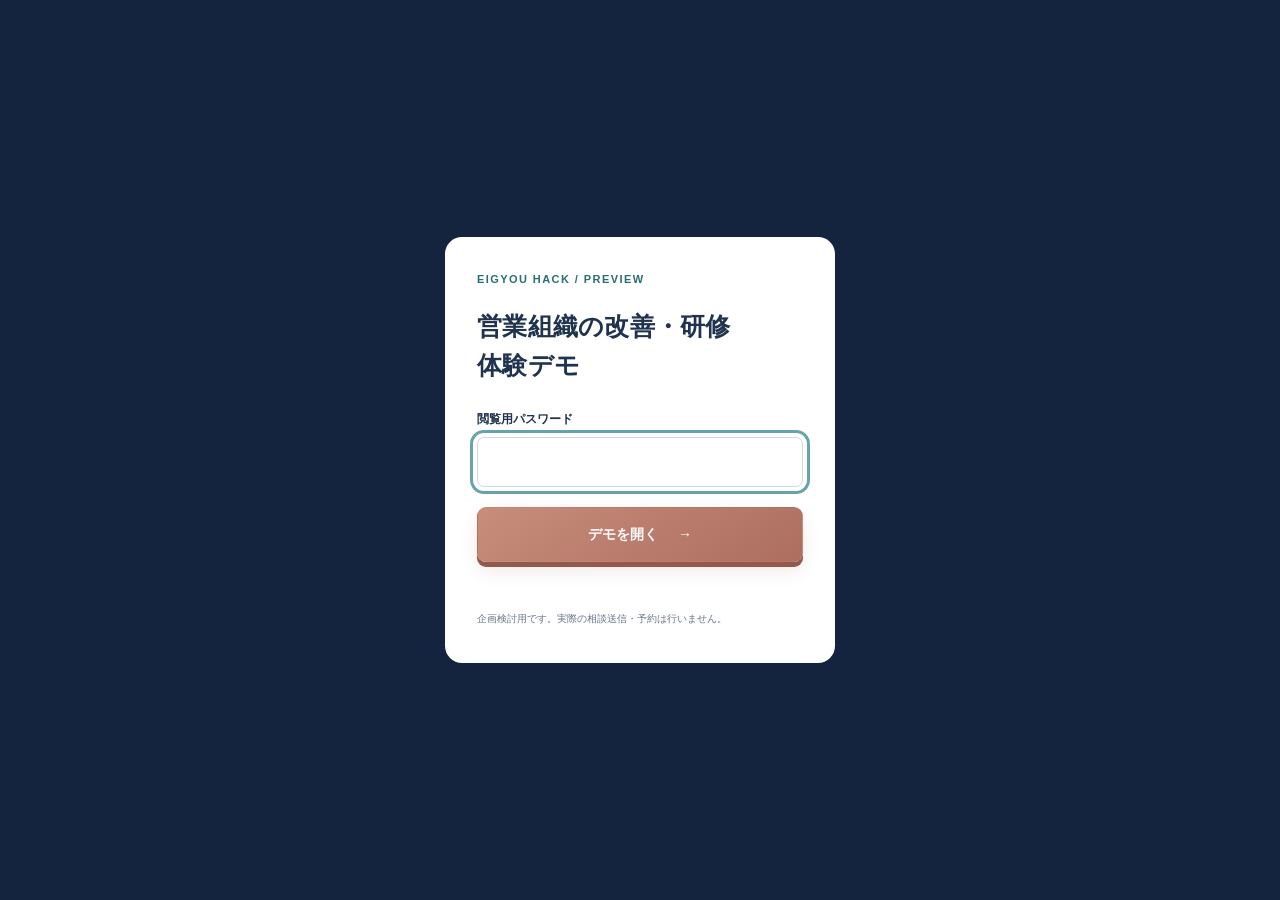
<file: consulting/index.html>
<!doctype html><html lang="ja"><head><meta charset="utf-8"><meta name="viewport" content="width=device-width,initial-scale=1"><meta name="robots" content="noindex,nofollow"><meta name="description" content="営業組織の課題を整理し、営業改善・研修・AI活用のご相談へつなぐ操作デモ。"><title>営業ハック｜営業の組み直し・育成と定着支援</title><link rel="stylesheet" href="style.css?v=c3"></head><body>
<div id="gate"><form id="gateForm" class="gate-card"><span class="eyebrow">EIGYOU HACK / PREVIEW</span><h1>営業組織の改善・研修<br>体験デモ</h1><label for="gatePassword">閲覧用パスワード</label><input id="gatePassword" type="password" required autocomplete="off" autofocus><button class="button primary" type="submit">デモを開く <span>→</span></button><p id="gateError" role="alert"></p><small>企画検討用です。実際の相談送信・予約は行いません。</small></form></div>
<div id="site" hidden><div class="demo-strip">企画検討用デモ｜診断・相談受付を体験できます。実際の送信・予約は行いません。</div><header><a class="brand" href="#top"><img src="assets/eigyohack-logo.webp" width="180" height="41" alt="株式会社 営業ハック"></a><nav aria-label="メイン"><a href="#approach">支援の考え方</a><a href="#diagnosis">営業組織の診断</a><a href="#deliverables">残る成果物</a><a href="#graduation">卒業まで</a></nav><button class="button small navy" data-consult="unsure">相談を体験する <span>↗</span></button></header>
<main id="top"><section class="hero shell"><div class="hero-copy"><div class="eyebrow"><i></i> 営業組織の改善・研修・定着支援</div><h1>AIで、仕事は速くなった。<br>営業は、<em>強くなりましたか。</em></h1><p class="hero-lead">資料もトークも、作りやすくなった。<br>その先の受注、育成、組織の成長まで。<br>営業を、今の市場に合わせて組み直す。</p><p class="hero-sub">経営者・営業責任者の方へ。営業ハックが、課題の整理から現場での実行・育成、自分たちで改善できる状態まで伴走する支援のご案内です。</p><div class="hero-actions"><a class="button primary" href="#diagnosis">営業組織の現在地を診断 <span>→</span></a><a class="text-link" href="#approach">どんな支援かを見る ↓</a></div><div class="hero-foot"><span>15項目・選択式</span><span>結果はメール登録なしで表示</span><span>自己回答による簡易診断</span></div></div><div class="hero-visual" role="img" aria-label="AIで作る、現場で使う、成果を測るという循環。営業の設計と実行をつなぐイメージ図。"><div class="visual-grid"></div><span class="visual-note">成果をつくる、営業の循環</span><div class="orbit orbit-one"></div><div class="orbit orbit-two"></div><div class="visual-center"><span>営業の設計</span><b>何を変えれば、<br>前に進むか。</b><small>顧客・市場・組織をつなぐ</small></div><div class="orbit-card card-ai"><span class="visual-icon">✦</span><div><small>AI / ENABLE</small><b>整理・生成・分析を支える</b></div></div><div class="orbit-card card-human"><span class="visual-icon">↗</span><div><small>FIELD / EXECUTE</small><b>現場で使い、反応を見る</b></div></div><div class="orbit-card card-data"><span class="visual-icon">▥</span><div><small>REVIEW / LEARN</small><b>成果を測り、型を更新する</b></div></div><span class="visual-caption">成果物を、成果につながる運用へ。</span></div></section>
<section class="problems shell"><div class="section-intro"><span class="eyebrow">その違和感から、見直す。</span><h2>忙しさは減った。<br>でも、売れる理由が増えていない。</h2></div><div class="problem-row"><article><span>01</span><h3>以前のやり方で、<br>アポが取れなくなった。</h3><p>行動量やトークだけを変え続けている。顧客や市場が変わった可能性も、確かめたい。</p></article><article><span>02</span><h3>AIは使っている。<br>活かし方が定まらない。</h3><p>資料作成は速くなったけれど、浮いた時間を何に使い、何で成果を測るかが曖昧。</p></article><article><span>03</span><h3>成果が、特定の人に<br>偏っている。</h3><p>新人育成や振り返りが個人任せになり、チームとして改善が積み重ならない。</p></article></div></section>
<section class="approach" id="approach"><div class="shell"><div class="section-intro light"><span class="eyebrow">DESIGN × AI × FIELD</span><h2>作業の効率を、<br>営業の成果につなげるために。</h2><p>AIをどこに使うか。その前に、誰のどんな課題を解き、どの営業行動を変えるか。<br>仮説を現場で確かめ、生産性と成果の両方を見ながら組み直します。</p></div><div class="design-loop"><article><span>01 / 見立てる</span><h3>顧客・市場の変化を捉える</h3><p>対象、接点、比較される相手、意思決定の変化を確認。数字と会話の両方から仮説を立てます。</p></article><b aria-hidden="true">→</b><article><span>02 / 組み直す</span><h3>勝ち筋と仕事の配分を変える</h3><p>訴求・チャネル・追客・商談・育成を見直し、AIに任せる仕事と人が判断する仕事を決めます。</p></article><b aria-hidden="true">→</b><article><span>03 / 定着させる</span><h3>現場で試し、改善を残す</h3><p>KPI・会議・日報・ロープレで運用。AIの出力も現場の反応で検証し、社内の型を更新します。</p></article></div><p class="approach-note">結果の変化を、AIや個人の能力だけに結び付けません。社内から見えにくい外部の変化と、自社で変えられる行動を分けて考えます。</p></div></section>
<section class="shell shift-section" id="shift"><div class="section-intro"><span class="eyebrow">数字で、考え方を体験する</span><h2>「同じだけ頑張る」で、<br>同じ結果になるでしょうか。</h2><p>例えば、アポ率が2％から1％に変わったら。<br>下の数値を変えて、営業全体への影響を確かめてください。</p></div><div class="shift-layout"><div class="shift-inputs"><span class="mini-label">説明用の仮定・実績ではありません</span><label>同じ期間のアプローチ数<input type="number" id="fCalls" min="0" max="1000000" step="1" value="1000"></label><div class="shift-cols"><div><h3>以前の仮定</h3><label>アポ率（％）<input id="fOldApo" type="number" min="0" max="100" step="0.1" value="2"></label><label>アポからの受注率（％）<input id="fOldClose" type="number" min="0" max="100" step="0.1" value="20"></label></div><div><h3>現在の仮定</h3><label>アポ率（％）<input id="fNewApo" type="number" min="0" max="100" step="0.1" value="1"></label><label>アポからの受注率（％）<input id="fNewClose" type="number" min="0" max="100" step="0.1" value="10"></label></div></div><p class="small-note">アポ率＝アポ数÷アプローチ数。期間と分母を揃えて比較します。小数の件数は期待値で、成果の保証ではありません。</p><p class="error" id="funnelError" role="alert" hidden></p></div><div class="shift-output"><div id="funnelOutput" aria-live="polite"></div><h3>どこから、見直しますか？</h3><div class="lens-tabs" role="group" aria-label="見直す視点"><button type="button" data-lens="market" aria-pressed="true">顧客・市場</button><button type="button" data-lens="sales" aria-pressed="false">営業プロセス</button><button type="button" data-lens="ai" aria-pressed="false">AIと仕事の配分</button></div><div id="lensContent"></div><p class="small-note">この計算だけでは、率が変わった原因は分かりません。比較可能なデータと実際の会話・運用を確認して見立てます。</p></div></div></section>
<section class="diagnosis-section" id="diagnosis"><div class="shell"><div class="section-intro"><span class="eyebrow">SALES ORGANIZATION CHECK</span><h2>その営業の悩み、<br>何から変えるべきでしょうか。</h2><p>経営者・営業責任者のための15問。日々見えている状況から、次に判断するテーマを整理します。</p></div><div id="diagnosisIntro" class="diagnosis-start"><div><span class="mini-label">3問 × 5ステップ</span><h3>売上の責任を持つ方の、<br>「今、困っていること」から。</h3><p>質問ごとに具体的な選択肢を用意しています。直近の状況に最も近いものを選んでください。把握していない・対象がない場合も選べます。</p><p class="small-note">経営者・営業責任者が把握している範囲で回答できます。人事・営業担当の方は、結果を責任者と共有する材料としてご利用ください。元資料の5領域をもとにしたWeb向けの相談準備チェックです。正式な営業ドックや卒業判定ではありません。</p></div><div class="diagnosis-context"><label>あなたの役割<select id="contextRole"><option>経営者・役員</option><option>営業責任者・管理職</option><option>人事・育成担当</option><option>営業担当</option><option>その他</option></select></label><label>いま、一番判断に迷っていること<select id="contextPain"><option value="market">以前と同じ営業量でも、アポ・受注が減っている</option><option value="ai">AIで仕事は速くなったが、受注は増えていない</option><option value="hiring">今の営業のまま、人や予算を増やしてよいか迷う</option><option value="ace">社長やエースが営業から抜けられない</option><option value="unsure">営業の課題を、まず整理したい</option></select></label><label>追加で気になる領域（任意）<select id="contextFocus"><option value="unsure">まだ整理できていない</option value="follow">追客・休眠顧客への対応</option><option value="improve">会議・日報からの改善</option><option value="grow">新人育成・商談スキル</option><option value="numbers">営業数字・売上の見通し</option><option value="repeat">属人化・営業の再現性</option></select></label><label>営業に関わる人数<select id="contextTeam"><option value="unknown">わからない・相談時に確認したい</option><option>1名</option><option>2〜9名</option><option>10〜39名</option><option>40名以上</option></select></label><label>営業でのAI活用<select id="contextAi"><option>どう活かすかを整理したい</option><option>まだ使っていない</option><option>主に資料・トークの作成で使っている</option><option>分析や営業プロセスの改善でも使っている</option></select></label><button type="button" class="button primary" id="startDiagnosis">簡易診断をはじめる <span>→</span></button><button class="button quiet" type="button" id="loadSampleDiagnosis">回答例で結果を見る（デモ）</button></div></div><div id="diagnosisWizard" hidden><div class="wizard-top"><span id="wizardProgress"></span><button type="button" class="text-link" id="exitDiagnosis">診断の説明へ戻る</button></div><div class="wizard-track"><i id="wizardTrack"></i></div><div id="wizardQuestions"></div><p class="error" id="wizardError" role="alert" hidden></p><div class="wizard-actions"><button class="button secondary" type="button" id="previousStep">← 前の項目</button><span id="answeredCount" aria-live="polite"></span><button class="button primary" type="button" id="nextStep">次の項目へ →</button></div></div><section id="diagnosisResult" class="result" hidden aria-labelledby="resultHeading"><div class="result-top"><div><span class="eyebrow">YOUR SALES ORGANIZATION</span><h3 id="resultHeading" tabindex="-1">次に判断したいことと、相談で明らかにすること。</h3><p id="resultSummary"></p></div><div class="score-stamp"><small>確認したい領域</small><b id="overallScore"></b><span id="scoreCoverage"></span></div></div><div class="result-layout"><div class="axis-panel"><h4>回答を5つの視点で整理</h4><div id="axisScores"></div><details><summary>この結果の見方</summary><p class="small-note">質問ごとに、状況が整う順に0〜3の整理値を設定しています。数値回答の平均が2.5未満の領域から最大3つを仮表示。同点では任意で選んだ領域を優先し、残りは元資料の領域順です。「把握していない／対象なし」は計算に含めず、回答数を併記します。選択肢・基準・抽出ルールはデモ独自の設計で、元資料の正式な採点・Level判定とは異なります。原因や投資対効果の確定には、記録の確認が必要です。</p></details></div><div class="priority-panel"><div id="businessDecision" class="business-decision"></div><span class="mini-label">回答から見える、確認候補</span><div id="prioritySummary"></div><p id="resultAi" class="result-ai"></p><div class="result-actions"><button type="button" class="button navy" data-consult="consulting" data-result-consult>この結果から、見直す順番を相談する ↗</button><a href="#support" class="text-link">具体的な支援内容を見る ↓</a><button class="button secondary" type="button" id="editDiagnosis">回答を見直す</button><button class="text-link" type="button" id="saveDiagnosis">診断結果を保存</button></div></div></div><div class="engagement-value"><span class="mini-label">相談から、依頼を判断するまで</span><h3>「何をつくるか」の前に、<br>「何を変えるか」を決める。</h3><div class="value-steps"><article><b>01 / まず、相談で整理</b><p>判断に迷っていることと手元の情報を共有。支援の相性・必要な確認範囲を整理します。</p></article><article><b>02 / 正式な営業ドックを検討</b><p>合意した範囲でヒアリング・営業記録を確認し、優先課題、施策、担当・期限・検証指標を改善設計図にまとめます。</p></article><article><b>03 / 必要な実行・育成へ</b><p>設計に合わせてコンサル・研修を選択。現場で試し、結果を見て修正し、社内に運用を引き継ぎます。</p></article></div><p class="small-note">相談で原因の特定や設計図の作成まで完了するわけではありません。営業ドック・伴走・研修の範囲と料金を確認してから、依頼を判断できます。掲載の提供内容は企画案です。</p></div></section></div></section>
<section class="shell support-section" id="support"><div class="section-intro"><span class="eyebrow">課題から、支援を選ぶ</span><h2>御社なら、どこから変えるか。<br>一緒に、順番を決めます。</h2><p id="supportIntro">診断すると、回答に応じた改善テーマと成果物をここに表示します。</p></div><div id="supportCandidates" class="support-candidates"></div><div class="service-grid"><article class="service-card"><span class="mini-label">CONSULTING / 仕組みと運用</span><h3>営業組織の改善・伴走</h3><p>現状把握、営業の組み直し、会議・KPI・日報・案件管理の運用まで。現場で試し、社内で回せる型を残します。</p><ul><li>顧客・市場・営業データから課題を見立てる</li><li>AIに任せる仕事・人が判断する仕事を整理</li><li>実行・検証・管理職への引継ぎまで伴走</li></ul><button class="button navy" type="button" data-consult="consulting">組織改善について相談する ↗</button></article><article class="service-card training"><span class="mini-label">TRAINING / 人とチームの育成</span><h3>営業研修・育成支援</h3><p>ロープレ、反論処理、商談の振り返り、新人・管理職育成。実際の商材と営業現場に合わせて、練習と運用をつなげます。</p><ul><li>ヒアリング・提案・反論対応を実践する</li><li>共通の評価とフィードバックを整える</li><li>社内で練習・育成を続ける仕組みをつくる</li></ul><button class="button navy" type="button" data-consult="training">研修・育成について相談する ↗</button></article></div><p class="small-note">支援範囲・実施方法・期間・料金は個別に確認します。研修単体の内容や、コンサルティングとの組み合わせも相談対象です。掲載内容は企画案で、受入や成果を保証するものではありません。</p></section>
<section class="deliverables-section" id="deliverables"><div class="shell"><div class="section-intro"><span class="eyebrow">9 TOOLS, ONE OPERATING SYSTEM</span><h2>残すのは、<br>現場で使い続ける営業の仕組み。</h2><p>テンプレートを御社の営業に合わせ、実案件で運用し、社内で更新できる状態を目指します。</p></div><div class="artifact-grid" id="artifactGrid"></div><p class="small-note">各サンプルは資料の構成をもとにした説明用の抜粋です。実際の顧客情報・支援実績ではありません。9つの成果物の原本ファイルは、このページには掲載していません。</p></div></section>
<section class="shell graduation-section" id="graduation"><div class="section-intro"><span class="eyebrow">GRADUATION / 自分たちで、改善し続ける</span><h2>支援が終わった後も、<br>営業が前に進む状態へ。</h2><p>成果物の定着段階を切り替えて、卒業までのイメージを体験してください。</p></div><div class="stage-controls" id="stageControls" role="group" aria-label="成果物の定着段階"></div><div class="graduation-layout"><div class="stage-story"><span id="stageKicker" class="mini-label"></span><h3 id="stageTitle"></h3><p id="stageDescription"></p><div class="stage-visual" id="stageVisual"></div><label class="quarter-check"><input type="checkbox" id="quartersCheck">先行・結果指標を、目標水準で2四半期連続維持した状態を再現</label><p class="small-note">自己診断の点数とは別の、成果物の定着イメージ（Lv0〜4）です。実際の卒業には、運用記録と指標の確認・双方の合意が必要です。</p></div><div class="graduation-proof"><h3>卒業の確認項目</h3><div id="graduationChecklist" aria-live="polite"></div><p id="graduationStatus"></p><details><summary>9つの成果物の状態を見る</summary><div id="artifactGrades"></div></details></div></div><div class="ninety-days"><div><span>START</span><h4>現状を確認・設計</h4><p>ヒアリングとデータから、優先する課題を合意。</p></div><div><span>〜30日 / 例</span><h4>使う型と基準を揃える</h4><p>KPI・会議・トークなど、着手する範囲を絞る。</p></div><div><span>〜60日 / 例</span><h4>現場で使い、改善する</h4><p>実践・音源・数字を見て、型と練習を修正。</p></div><div><span>〜90日 / 例</span><h4>自走に向けて引き継ぐ</h4><p>社内で続けられるかを確認し、次の計画へ。</p></div></div><p class="small-note">日数は進め方の例です。90日での卒業や、一定の改善率を保証するものではありません。卒業判定は、実際の定着と指標の維持を確認して行います。</p></section>
<section class="consult-section" id="consult"><div class="shell consult-layout"><div><span class="eyebrow">LET'S START WITH YOUR SITUATION</span><h2>どこから変えるか、<br>まずは整理しませんか。</h2><p>判断に迷っていることと、診断結果をお聞かせください。<br>何を確かめ、どこから変えるか。そのための支援範囲を整理します。</p><ol class="consult-steps"><li><span>01</span>診断結果・相談内容を共有</li><li><span>02</span>営業ハックが対応範囲を確認</li><li><span>03</span>相談方法・日程・支援内容をご案内</li></ol><p class="small-note">Webの簡易診断と、ヒアリング・データ分析を行う営業ドックは別です。正式な支援・診断の料金や条件は、ご案内後に確認いただきます。</p></div><div class="consult-callout"><span>診断結果を、そのまま相談へ。</span><h3>まだ、課題が言葉に<br>なっていなくても大丈夫。</h3><p id="consultCarrySummary">診断せずに相談を申し込むこともできます。</p><button class="button primary" type="button" data-consult="unsure">相談申し込みを体験する <span>→</span></button><small>外部送信なし・架空の入力例でも体験できます。</small></div></div></section>
<section class="shell faq-section"><h2>よくあるご質問</h2><details><summary>AIツールの導入支援ですか？</summary><p>営業の成果につながる仕事の設計・現場運用が中心です。AIを使う場合も、何を任せ、誰が確認し、どの指標で振り返るかを営業全体の中で整理します。特定ツールの導入可否や範囲は個別に確認します。</p></details><details><summary>研修だけでも相談できますか？</summary><p>研修・育成の相談も受け付ける想定です。テーマ・対象者・現場での運用まで確認して、単体研修か伴走と組み合わせるかを相談します。実施日数・料金・カリキュラムは、このデモでは確定していません。</p></details><details><summary>診断結果が高ければ、卒業できているということですか？</summary><p>いいえ。簡易診断は自己回答による相談準備の参考情報です。卒業は、9つの成果物の自走、中核となる3つの改善・移植、指標の2四半期連続維持などを、実際の記録で確認します。</p></details><details><summary>営業応援パックとの違いは何ですか？</summary><p>営業応援パックは電話営業の一部を任せる支援、このページは営業組織の改善・研修の相談窓口です。どの支援が合うか分からない場合も、現在の状況から相談できます。</p></details><details><summary>このWeb診断は、営業ドックの診断シートと同じですか？</summary><p>同じではありません。元資料の5領域・15テーマを土台に、経営者・営業責任者が自己回答できる質問と項目別の選択肢に再設計しています。一部は評価する範囲も変更しています。WebではLevel認定をせず、次に確認する判断テーマと支援の候補を示します。正式な営業ドックでは、ヒアリングと記録の確認を行います。</p></details></section>
</main><footer><img src="assets/eigyohack-logo.webp" width="180" height="41" alt="株式会社 営業ハック"><p>営業組織の改善・研修の受け皿を検討するためのデモです。<br>診断・成果物・進め方は説明用。実際の申し込み送信・予約・支援は行いません。</p><small>© 株式会社営業ハック</small></footer>
<dialog id="artifactDialog" aria-labelledby="artifactTitle"><div class="dialog-top"><span class="mini-label">成果物のサンプル</span><button type="button" class="close" data-close="artifactDialog" aria-label="サンプルを閉じる">×</button></div><h2 id="artifactTitle"></h2><p id="artifactPurpose"></p><div class="table-scroll" id="artifactSample"></div><p class="small-note">説明用の記入例です。実際の運用では、定義・指標・文面を御社の商材や営業に合わせて設計します。</p><button type="button" class="button navy" id="artifactConsult">この成果物について相談する ↗</button></dialog>
<dialog id="consultDialog" aria-labelledby="consultDialogTitle"><div class="dialog-top"><span class="mini-label">相談申し込みの操作体験</span><button type="button" class="close" data-close="consultDialog" aria-label="相談画面を閉じる">×</button></div><div class="consult-step-label" id="consultStepLabel">01 / 入力</div><h2 id="consultDialogTitle">今の状況を、お聞かせください。</h2><div id="consultFormView"><div id="formDiagnosisSummary" class="form-carry"></div><button type="button" class="text-link" id="fillConsultSample">架空の入力例を入れる（デモ）</button><form id="consultForm"><div class="form-grid"><label>会社名・屋号 <span>必須</span><input id="formCompany" required maxlength="100" autocomplete="organization"></label><label>お名前 <span>必須</span><input id="formName" required maxlength="80" autocomplete="name"></label><label>メールアドレス <span>必須</span><input id="formEmail" type="email" required autocomplete="email"></label><label>役割<select id="formRole"><option>経営者・役員</option><option>営業責任者・管理職</option><option>人事・育成担当</option><option>営業担当</option><option>その他</option></select></label><label>営業に関わる人数<select id="formTeam"><option value="unknown">わからない・未定</option><option>1名</option><option>2〜9名</option><option>10〜39名</option><option>40名以上</option></select></label><label>相談したい支援<select id="formInterest"><option value="unsure">相談しながら決めたい</option><option value="consulting">営業組織の改善・伴走</option><option value="training">営業研修・育成</option><option value="ai">AIを含む営業プロセスの再設計</option></select></label><label class="full">今、特に気になっていること<textarea id="formMessage" maxlength="1200" rows="3" placeholder="例：AIで準備は効率化したものの、アポ率・受注率が下がっている。"></textarea></label><label>希望する相談方法<select id="formMethod"><option>相談して決めたい</option><option>オンラインで相談したい</option><option>まずはメールで整理したい</option></select></label><label>連絡しやすい時間帯<select id="formTime"><option>指定なし</option><option>平日の午前</option><option>平日の午後</option></select></label></div><label class="consent"><input id="formConsent" type="checkbox" required>操作デモで、実際の相談送信・予約は行われないことを確認しました。</label><p class="small-note">入力はこのタブ内でのみ保持し、再読み込みで消えます。実際の個人情報を使わず、入力例でお試しください。本番ではプライバシー表示・同意・安全な受付先の接続が必要です。</p><button class="button primary" type="submit">入力内容を確認する <span>→</span></button></form></div><div id="consultConfirmView" hidden><div class="confirmation-note">外部には送信しません。診断結果を引き継いだ相談受付を再現します。</div><dl id="consultConfirmSummary"></dl><details><summary>引き継ぐ診断回答を見る</summary><div id="confirmAnswers"></div></details><div class="confirm-actions"><button type="button" class="button secondary" id="editConsult">入力に戻る</button><button type="button" class="button primary" id="submitConsultDemo">相談受付を体験する（送信なし） →</button></div></div><div id="consultCompleteView" hidden><div class="complete-icon">✓</div><h3>相談内容を受け付けた場面です。</h3><p id="consultReceipt"></p><p>実際の送信・面談予約は行っていません。本番では営業ハックが内容と対応範囲を確認し、相談方法・日程のご案内へ進みます。</p><div id="consultMail" class="receipt-mail" hidden></div><button type="button" class="button navy" id="showReceiptMail">案内メールの例を見る</button><button type="button" class="button secondary" data-close="consultDialog">ページに戻る</button></div></dialog>
</div><script src="data.js?v=c3"></script><script src="model.js?v=c3"></script><script src="app.js?v=c3"></script></body></html>
</file>
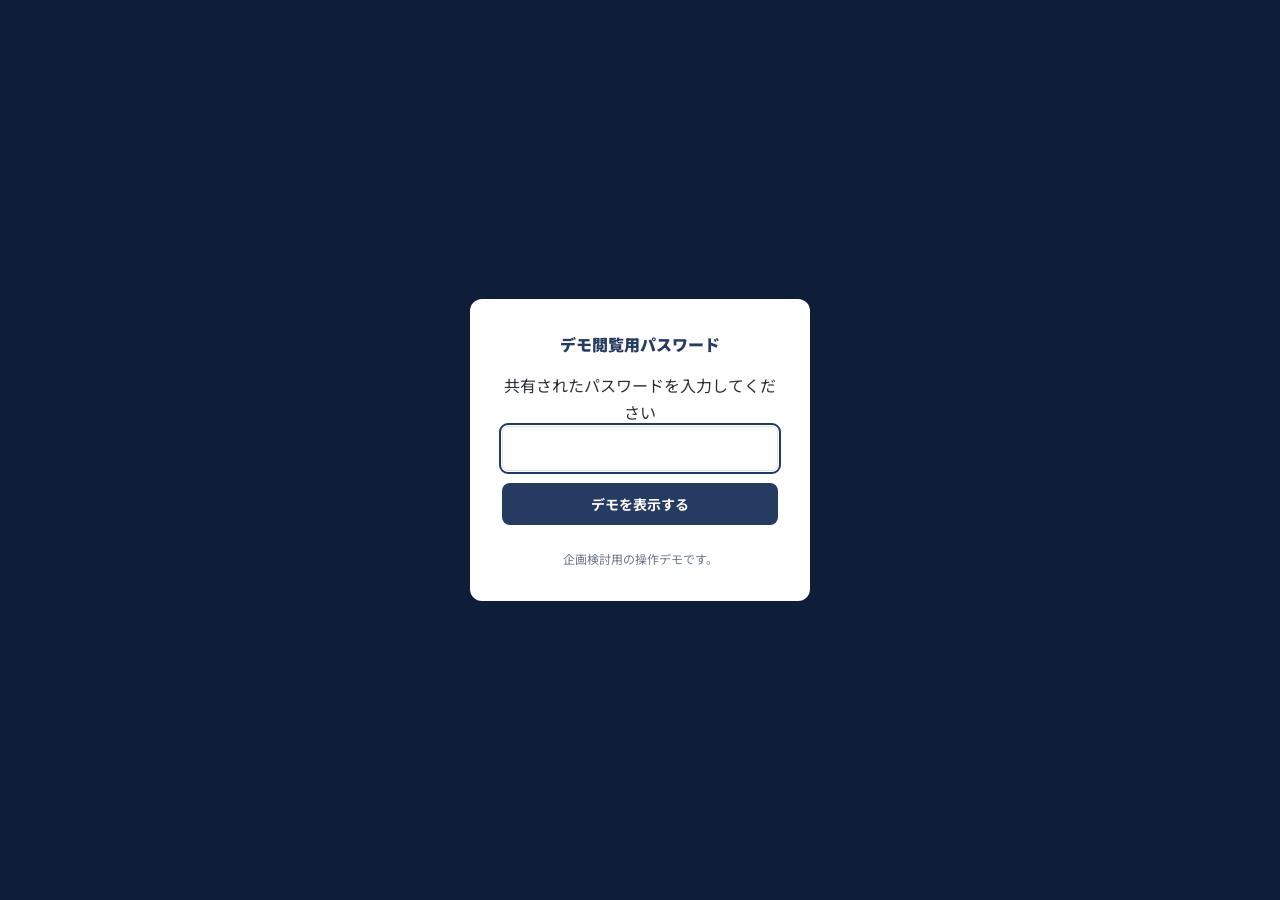
<file: preview/index.html>
<!DOCTYPE html>
<html lang="ja">
<head>
<meta charset="UTF-8">
<meta name="robots" content="noindex,nofollow"><meta name="viewport" content="width=device-width, initial-scale=1.0">
<title>営業ハック｜営業課題の診断と営業応援パック</title>
<meta name="robots" content="noindex,nofollow">
<link rel="stylesheet" href="portal.css?v=volume13">
<link rel="stylesheet" href="front.css?v=volume13">
<link rel="preconnect" href="https://fonts.googleapis.com">
<link href="https://fonts.googleapis.com/css2?family=Noto+Sans+JP:wght@400;500;700;900&family=IBM+Plex+Mono:wght@500&display=swap" rel="stylesheet">
<style>
:root{
  --navy:#122442; --navy-2:#1d3a66; --ink:#2a2d33; --paper:#f7f8fa;
  --line:#dde3ec; --accent:#e8632c; --accent-dark:#c74e1c;
  --teal:#0f7d6c; --teal-bg:#e7f4f1; --amber-bg:#fdf1e8; --radius:10px;
}
*{box-sizing:border-box;margin:0;padding:0}
body{font-family:'Zen Kaku Gothic New',sans-serif;color:var(--ink);background:var(--paper);line-height:1.7}
.mono{font-family:'IBM Plex Mono',monospace}
header{background:#0e1d38;color:#fff;padding:14px 20px;display:flex;align-items:center;justify-content:space-between}
.logo{font-weight:900;font-size:19px}.logo span{color:var(--accent)}
.hnav{font-size:12px;color:#c3d0e4}
.hero{background:linear-gradient(135deg,#0e1d38 0%,#1d3a66 70%,#25497e 100%);color:#fff;padding:52px 20px 66px;text-align:center;position:relative;overflow:hidden}
.hero::after{content:"";position:absolute;right:-80px;top:-80px;width:340px;height:340px;border-radius:50%;background:rgba(232,99,44,.12)}
.hero::before{content:"";position:absolute;left:-60px;bottom:-120px;width:280px;height:280px;border-radius:50%;background:rgba(255,255,255,.05)}
.hero>*{position:relative;z-index:1}
.hero .eyebrow{font-size:12px;letter-spacing:.22em;color:#9db4d8;margin-bottom:14px}
.hero h1{font-size:clamp(23px,5vw,37px);font-weight:900;line-height:1.45}
.hero h1 em{font-style:normal;color:#ffb38a;border-bottom:4px solid var(--accent);padding-bottom:2px}
.hero p{margin-top:16px;font-size:14px;color:#c3d0e4;max-width:640px;margin-left:auto;margin-right:auto}
.hero .badges{display:flex;gap:10px;justify-content:center;margin-top:24px;flex-wrap:wrap}
.hero .badge{font-size:12px;border:1px solid rgba(255,255,255,.35);background:rgba(255,255,255,.06);padding:6px 16px;border-radius:20px;font-weight:700}
main{max-width:980px;margin:-30px auto 0;padding:0 16px 80px}
.card{background:#fff;border:1px solid var(--line);border-radius:var(--radius);overflow:hidden;margin-bottom:24px;box-shadow:0 1px 3px rgba(18,36,66,.05),0 4px 14px rgba(18,36,66,.04)}

/* trust */
.trust-inner{display:flex;gap:22px;padding:26px 24px;align-items:flex-start;flex-wrap:wrap}
.trust-photo{width:84px;height:84px;border-radius:50%;background:linear-gradient(135deg,var(--navy),#2a5290);color:#fff;font-size:34px;font-weight:900;display:flex;align-items:center;justify-content:center;flex-shrink:0;border:3px solid #fff;box-shadow:0 2px 10px rgba(18,36,66,.2)}
.trust-body{flex:1;min-width:260px}
.trust-eyebrow{font-size:11px;letter-spacing:.18em;color:var(--accent-dark);font-weight:900;margin-bottom:6px}
.trust-body h2{font-size:19px;font-weight:900;line-height:1.5;margin-bottom:10px;color:var(--navy)}
.trust-body>p{font-size:13.5px;color:#4a5261;line-height:1.9}
.trust-stats{display:flex;gap:0;margin-top:18px;border:1px solid var(--line);border-radius:10px;overflow:hidden}
.ts{flex:1;text-align:center;padding:14px 8px;border-right:1px solid var(--line);background:#fafbfd}
.ts:last-child{border-right:none}
.ts b{display:block;font-size:22px;font-weight:900;color:var(--navy-2);font-family:'IBM Plex Mono',monospace}
.ts span{font-size:11px;color:#7a828f;font-weight:700}
.card-head{border-bottom:1px solid var(--line);padding:16px 22px;display:flex;align-items:center;gap:10px}
.card-head .bar{width:4px;height:20px;background:var(--accent);border-radius:2px}
.card-head h2{font-size:16px;font-weight:700}
.card-head .sub{font-size:12px;color:#7a828f;margin-left:auto}

/* form */
.frow{display:grid;grid-template-columns:210px 1fr;border-bottom:1px solid var(--line)}
.frow:last-child{border-bottom:none}
.flabel{background:#eef2f8;padding:16px 18px;font-size:13.5px;font-weight:700;display:flex;align-items:center;gap:8px}
.req{font-size:10px;background:var(--accent);color:#fff;padding:2px 8px;border-radius:3px;font-weight:700;flex-shrink:0}
.fctrl{padding:14px 18px;display:flex;align-items:center;flex-wrap:wrap;gap:10px}
select,input[type=number],input[type=text],textarea{font-family:inherit;font-size:15px;padding:10px 12px;border:1px solid var(--line);border-radius:6px;background:#fff;min-width:220px}
textarea{width:100%;min-height:64px}
select:focus,input:focus,textarea:focus{outline:2px solid var(--navy-2);outline-offset:1px}
.pillgroup{display:flex;gap:8px;flex-wrap:wrap}
.pill{border:1.5px solid var(--line);background:#fff;border-radius:24px;padding:8px 18px;font-size:13.5px;cursor:pointer;font-family:inherit;transition:all .15s}
.pill.on{border-color:var(--navy-2);background:var(--navy-2);color:#fff;font-weight:700}
.hint{font-size:12px;color:#7a828f;width:100%}
.counter{font-size:12px;font-weight:700;color:var(--navy-2)}

/* hearing chips */
.chips{display:flex;gap:8px;flex-wrap:wrap}
.chip{border:1.5px dashed var(--line);background:#fff;border-radius:8px;padding:8px 14px;font-size:13px;cursor:pointer;font-family:inherit;color:#5a6577;transition:all .15s}
.chip.on{border-style:solid;border-color:var(--accent);background:var(--amber-bg);color:var(--accent-dark);font-weight:700}
.chip.off{opacity:.4;cursor:not-allowed}

/* range summary */
.range{padding:24px 22px;border-bottom:1px solid var(--line)}
.range-label{font-size:13px;font-weight:900;color:var(--navy-2);margin-bottom:12px}
.range-vals{display:flex;align-items:stretch;gap:14px;flex-wrap:wrap}
.rv{flex:1;min-width:180px;border:1.5px solid var(--line);border-radius:10px;padding:14px 16px;text-align:center}
.rv .l{font-size:12px;color:#7a828f;font-weight:700}
.rv .v{font-family:'IBM Plex Mono',monospace;font-size:30px;font-weight:900;color:var(--navy)}
.rv .s{font-size:11px;color:#8a909b}
.rv.max{border-color:var(--accent);background:var(--amber-bg)}
.rv.max .v{color:var(--accent-dark)}
.range-tilde{display:flex;align-items:center;font-size:22px;font-weight:900;color:#b7bec9}
.range-break{font-size:12px;color:#5a6577;margin-top:12px;line-height:1.9}
.range-break b{color:var(--navy-2)}
.detail-box{border-bottom:1px solid var(--line)}
.detail-box summary{padding:14px 22px;font-size:13px;font-weight:700;color:var(--navy-2);cursor:pointer;list-style:none;display:flex;align-items:center;gap:8px}
.detail-box summary::before{content:"▸";transition:transform .15s}
.detail-box[open] summary::before{transform:rotate(90deg)}
.detail-box summary::-webkit-details-marker{display:none}

/* result */
.diag{display:flex;gap:16px;padding:20px 22px;border-bottom:1px solid var(--line);align-items:center;flex-wrap:wrap}
.diag-mark{width:74px;height:74px;border-radius:50%;display:flex;align-items:center;justify-content:center;font-size:34px;font-weight:900;flex-shrink:0}
.diag-mark.good{background:var(--teal-bg);color:var(--teal)}
.diag-mark.mid{background:var(--amber-bg);color:var(--accent-dark)}
.diag-mark.low{background:#f4f5f8;color:#6a7180}
.diag-body{flex:1;min-width:220px}
.diag-body h3{font-size:16px;font-weight:900}
.diag-body p{font-size:13px;color:#5a6577}
.result-table{width:100%;border-collapse:collapse}
.result-table td{padding:14px 22px;border-bottom:1px solid var(--line);font-size:14px}
.result-table td:last-child{text-align:right;font-weight:700}
.result-table td .sub{display:block;font-size:11px;color:#8a909b;font-weight:400}
.result-table tr.total td{background:var(--amber-bg);font-size:15px}
.result-table tr.total td:last-child{color:var(--accent-dark);font-size:22px;font-weight:900}
.result-table tr.first td{background:#eef4ff}
.result-table tr.first td:last-child{color:var(--navy-2);font-size:20px;font-weight:900}
.unit{font-size:13px;color:#7a828f;font-weight:400;margin-left:2px}
.notice{font-size:12px;color:#8a4a20;background:var(--amber-bg);padding:12px 22px;line-height:1.8}
.cta-area{text-align:center;padding:26px 22px 30px}
.cta{display:inline-block;background:var(--accent);color:#fff;font-size:17px;font-weight:900;padding:16px 52px;border-radius:8px;border:none;cursor:pointer;font-family:inherit;box-shadow:0 3px 0 var(--accent-dark);transition:transform .1s}
.cta:active{transform:translateY(2px);box-shadow:none}
.cta-sub{font-size:12px;color:#7a828f;margin-top:10px}

/* trial highlight */
.trial-strip{display:flex;gap:18px;align-items:center;background:var(--navy);color:#fff;padding:20px 22px;flex-wrap:wrap}
.trial-strip .price{text-align:center;flex-shrink:0}
.trial-strip .price .v{font-size:34px;font-weight:900;color:#ffb38a}
.trial-strip .price .l{font-size:11px;color:#9db4d8}
.trial-strip .txt{flex:1;min-width:240px;font-size:13px;color:#e2e9f4}
.trial-strip .txt b{color:#fff}

/* onboarding */
#onboard{display:none}
#onboard.show{display:block}
.ob-progress{display:flex;gap:6px;padding:18px 22px 0}
.ob-progress .seg{flex:1;height:6px;border-radius:3px;background:var(--line)}
.ob-progress .seg.done{background:var(--accent)}
.ob-step{display:none}
.ob-step.show{display:block}
.ob-step-label{padding:14px 22px 4px;font-size:13px;font-weight:900;color:var(--navy-2)}
.ob-nav{display:flex;justify-content:space-between;padding:18px 22px 24px}
.ob-btn{font-family:inherit;font-size:14px;font-weight:700;padding:11px 30px;border-radius:8px;cursor:pointer;border:1.5px solid var(--line);background:#fff}
.ob-btn.next{background:var(--navy);color:#fff;border-color:var(--navy)}
.ai-note{display:flex;gap:10px;background:#eef4ff;border:1px solid #c6d8f5;border-radius:8px;padding:12px 16px;margin:14px 22px;font-size:12px;color:#1d3a66;align-items:flex-start}
.ai-note .ic{flex-shrink:0;font-weight:900}

/* timeline */
.timeline{padding:20px 22px 26px}
.tl-item{display:flex;gap:14px;position:relative;padding-bottom:22px}
.tl-item:last-child{padding-bottom:0}
.tl-item::before{content:"";position:absolute;left:14px;top:30px;bottom:0;width:2px;background:var(--line)}
.tl-item:last-child::before{display:none}
.tl-dot{width:30px;height:30px;border-radius:50%;background:var(--navy);color:#fff;display:flex;align-items:center;justify-content:center;font-size:13px;font-weight:900;flex-shrink:0;z-index:1}
.tl-dot.ai{background:var(--teal)}
.tl-body h4{font-size:14px;font-weight:700}
.tl-body h4 .who{font-size:11px;font-weight:700;padding:2px 8px;border-radius:3px;margin-left:8px;vertical-align:middle}
.who.auto{background:var(--teal-bg);color:var(--teal)}
.who.human{background:#eef2f8;color:#5a6577}
.who.client{background:var(--amber-bg);color:var(--accent-dark)}
.tl-body p{font-size:12px;color:#7a828f}

/* faq */
.faq{padding:8px 22px 20px}
.faq dt{font-size:14px;font-weight:700;padding:14px 0 4px;color:var(--navy-2)}
.faq dd{font-size:13px;color:#5a6577;border-bottom:1px dashed var(--line);padding-bottom:12px}

/* modal */
.modal-bg{display:none;position:fixed;inset:0;background:rgba(18,36,66,.55);z-index:50;align-items:center;justify-content:center;padding:20px}
.modal-bg.show{display:flex}
.modal{background:#fff;border-radius:12px;max-width:470px;width:100%;padding:30px;text-align:center}
.modal .check{width:56px;height:56px;border-radius:50%;background:var(--teal-bg);color:var(--teal);font-size:28px;display:flex;align-items:center;justify-content:center;margin:0 auto 16px}
.modal h3{font-size:18px;font-weight:900;margin-bottom:8px}
.modal p{font-size:13px;color:#5a616d;margin-bottom:18px}
.modal .paybtns{display:flex;flex-direction:column;gap:10px}
.modal .paybtn{padding:13px;border-radius:8px;border:1.5px solid var(--line);background:#fff;font-family:inherit;font-size:14px;font-weight:700;cursor:pointer}
.modal .paybtn.main{background:var(--navy);color:#fff;border-color:var(--navy)}
.modal .close{margin-top:16px;background:none;border:none;font-size:12px;color:#7a828f;cursor:pointer;text-decoration:underline;font-family:inherit}
footer{text-align:center;font-size:12px;color:#8a909b;padding:26px 20px}
@media(max-width:640px){.frow{grid-template-columns:1fr}.flabel{padding:10px 16px}}
#gate{position:fixed;inset:0;background:#0e1d38;color:#fff;display:flex;align-items:center;justify-content:center;z-index:999;padding:20px}
#gate .box{background:#fff;color:var(--ink);border-radius:12px;padding:32px;max-width:340px;width:100%;text-align:center}
#gate h2{font-size:16px;font-weight:900;margin-bottom:14px;color:var(--navy)}
#gate input{width:100%;font-size:15px;padding:11px 12px;border:1px solid var(--line);border-radius:6px;margin-bottom:12px;font-family:inherit}
#gate button{width:100%;background:var(--navy);color:#fff;border:none;border-radius:8px;padding:11px;font-size:14px;font-weight:700;cursor:pointer;font-family:inherit}
#gate .err{font-size:12px;color:var(--accent-dark);min-height:16px;margin-top:8px}
#siteContent{display:none}
</style>
<link rel="stylesheet" href="brand.css?v=volume13">
<link rel="stylesheet" href="experience.css?v=volume13"><link rel="stylesheet" href="package.css?v=volume13"><link rel="stylesheet" href="repeat.css?v=volume13">
<link rel="stylesheet" href="postpay.css?v=volume13"><link rel="stylesheet" href="entry.css?v=volume13"><link rel="stylesheet" href="outcome.css?v=volume13"></head>
<body><div id="gate"><form class="box" id="demoGateForm"><h2>デモ閲覧用パスワード</h2><label for="gatePw">共有されたパスワードを入力してください</label><input type="password" id="gatePw" autocomplete="off" required autofocus><button type="submit">デモを表示する</button><p class="err" id="gateErr" role="alert"></p><p style="font-size:12px;color:#697789">企画検討用の操作デモです。</p></form></div><div style="background:#fff2d9;color:#624718;text-align:center;padding:10px;font-size:13px">操作デモです。実際の申し込み・決済・メール送信・架電は行いません。個人情報は入力せず、サンプルでお試しください。</div>

<div id="siteContent">


<header class="topnav official-header"><div class="official-topline"><a class="brand" href="#"><img src="assets/eigyohack-logo.webp" alt="株式会社 営業ハック" width="180" height="41"></a><span class="brand-purpose">営業の悩みを0にする</span></div><nav class="official-nav"><a href="https://eigyou-hack.com/" target="_blank" rel="noopener">ホーム（公式）</a><a href="#serviceOverview">営業支援事業</a><a href="#addedPlan">営業応援パック</a><a href="#methodDiagnosis">営業課題の診断</a><a href="#howItWorks">ご利用の流れ</a><a class="official-contact" href="https://eigyou-hack.com/contact" target="_blank" rel="noopener">お問い合わせ（公式）</a></nav></header>
<div class="demo-top">営業代行ページへの追加掲載イメージ｜企画検討用の操作デモです。本番の公式サイトは変更していません。</div>
<section class="service-context entry-hero" id="serviceOverview"><div class="hero-v6-layout"><div class="hero-v6-copy"><span class="section-number">小さな会社のための、新サービス・リリース記念プラン</span><h1>ひとり社長の右腕に、<br>プロの営業チームを。</h1><p class="hero-proof">営業の日本一を決める大会で全国優勝。<br>笹田裕嗣が率いる営業ハックが、あなたの新規開拓を支えます。</p><p class="hero-v6-price">対象の方だけ、初回 <strong>29,800<span>円（税別）</span></strong><small>税込32,780円</small></p><p class="hero-v6-scope">リスト準備・トーク作成・電話営業・結果レポートまで、まるっと。</p><div class="limited-offer"><span class="limited-offer-label">新サービスのリリース記念。この条件の方へ、特別に。</span><p>従業員10名以下の法人・個人事業主<br><b>法人向け商材・サービスをお持ちの方限定</b></p><strong>2026年12月31日までのお申し込み限定</strong><small>対応枠が埋まり次第、期限前でも受付を終了します。<br>対応可否・開始枠は、お支払い前にご案内します。</small></div><div class="hero-action-pair"><a class="primary" href="#addedPlan" id="entryDirectPack">営業応援パックを見る ↓</a><a class="secondary" href="#methodDiagnosis" id="entryDiagnosisLink">合う営業手法を診断する →</a></div></div><figure class="hero-v6-photo"><img src="assets/sasada-s1-win.webp" width="2048" height="1365" alt="第6回S1グランプリで笹田裕嗣がトロフィーを手にした優勝時の集合写真"><figcaption>2022年 第6回S1グランプリ優勝時<br><a href="https://prtimes.jp/main/html/rd/p/000000193.000050843.html" target="_blank" rel="noopener">写真・実績の出典：株式会社営業ハックの公式発表 ↗</a></figcaption></figure></div></section>
<main class="v3main"><section id="methodDiagnosis" class="diagnosis-section"><div class="section-number">営業課題の診断</div><h2>5つの質問から、<br>次に試す営業の進め方を。</h2><p class="section-lead">商材・見込み先・いま任せたいことから、営業手法と相談先の候補を整理します。個人向けの場合だけ、持ち込みリストの有無を追加で確認します。結果はメール登録なしで見られます。診断は任意で、そのままパックの内容も確認できます。</p><div class="diagnosis-shell"><div class="diagnosis-progress" id="diagnosisProgress"></div><div id="diagnosisWizard"><div class="question-number" id="diagnosisNumber"></div><h3 id="diagnosisQuestion" tabindex="-1"></h3><p id="diagnosisHint"></p><fieldset class="diagnosis-options" id="diagnosisOptions"></fieldset><div class="diagnosis-actions"><button class="secondary" id="diagnosisBack" disabled>← 前の質問</button><button class="primary" id="diagnosisNext" disabled>次の質問 →</button></div></div><div id="diagnosisResult" hidden><span class="plan-label">営業手法の候補</span><h3 tabindex="-1" id="diagnosisResultTitle">この進め方を、検討してみませんか。</h3><div id="diagnosisMethods" class="method-grid"></div><p class="micro">回答をもとに、次に検討する営業手法の候補を整理しています。</p><div id="diagnosisRoute" class="entry-route"><span id="routeKicker"></span><h4 id="routeTitle"></h4><p id="diagnosisPhoneMessage"></p><div id="routeServices"></div><p class="micro">サービス名は相談候補です。対応可否・範囲・費用は営業ハックが確認してご案内します。</p><div class="entry-route-actions"><button type="button" class="primary" id="diagnosisToSim">パックの内容・費用感を確認する ↓</button><button type="button" class="secondary" id="diagnosisToConsult">診断結果を引き継いで無料相談する</button></div><p id="routePrice" class="micro"></p></div><button class="textbtn" id="diagnosisRestart">回答を見直す</button></div></div></section>
 <section class="service-intro"><span class="section-number">営業ハックの営業支援</span><h2>営業の目的に合わせて、<br>必要な支援をお選びください。</h2><div class="plan-options"><article><span class="plan-label">既存プラン</span><h3>継続的なアポ獲得を<br>しっかり任せたい。</h3><p>成果報酬型での継続支援を、個別に相談したい方へ。</p><a href="https://eigyou-hack.com/sales-agency" target="_blank" rel="noopener">既存サービスの詳細を公式で確認 ↗</a></article><article class="new-plan"><span class="plan-label">追加プラン案</span><h3>ひとりで抱える営業に、<br>プロの力を借りたい。</h3><p>一人社長や少人数のチームが、電話営業の反応を確かめる入口へ。</p><a href="#addedPlan">営業応援パックを見る ↓</a></article></div><p class="service-distinction">既存の完全成果報酬プランと、以下の営業応援パックは別プランです。営業応援パックは準備から報告までをまとめて依頼する一式プランです。</p></section>
 <section class="added-plan" id="addedPlan"><div class="addition-tag">追加プラン掲載イメージ</div><p class="empathy-lead">AIで、仕事は便利になった。<br>でも、知ってもらうための営業は、<br>まだ自分で抱えている。</p><h2>ひとり社長の右腕に、<br><em>プロの営業チームを。</em></h2><p class="founder-message">営業に手をかけたい。でも、採用や毎月の大きな固定費は難しい。<br>そんな社長の新規開拓を支える、<br><strong>営業ハックの営業応援パック。</strong></p><div class="hero-action-pair"><a class="primary" href="#packageValue">営業応援パックの内容を見る ↓</a><a class="secondary" href="#afterApplication">申込後の体験を見る ↓</a></div><div class="limited-offer light"><span class="limited-offer-label">対象の方へ、年内限定の特別価格</span><p>従業員10名以下の法人・個人事業主<br>法人向け商材・サービス限定</p><strong>初回29,800円（税別）</strong><small>申込期限：2026年12月31日。対応枠が埋まり次第、期限前でも受付終了。<br>1事業者1回の初回価格です。</small></div><p class="offer-context">電話営業が合いそうならパックでテスト。別の方法を比較したい方は、診断結果から無料オンライン相談へ。</p></section>
<section class="package-value" id="packageValue"><div class="package-intro"><span class="section-number">営業応援パック / 企画案</span><h2>営業チームの力を、<br>あなたの会社にも。</h2><p>電話をかける前の手間も、終わった後の「次はどうする？」も。<br>一人で抱えていた営業を、まとめて任せられます。</p><div class="package-base-price"><small>対象事業者・年内申込限定／初回1回の特別パック</small><strong>29,800<span>円（税別）</span></strong><span>税込32,780円・初回100回分の架電を含みます</span></div></div><div class="package-includes"><article><b>01</b><h3>営業先のリスト準備</h3><p>商材と対象条件をもとに、電話をかける先を準備。</p></article><article><b>02</b><h3>禁止先・禁止表現の確認</h3><p>既存取引先などへの連絡を避け、伝えてはいけない表現を整理。</p></article><article><b>03</b><h3>トーク作成・営業ハック監修</h3><p>要望を受け取り、こちらで作成・監修。メールで確認できます。</p></article><article><b>04</b><h3>担当者による電話営業</h3><p>基本パックに100回分の架電込み。不通・再架電も回数に含みます。</p></article><article><b>05</b><h3>進捗・予定日のご案内</h3><p>待ち時間と今の状況が見える。途中報告や変更時の連絡も。</p></article><article><b>06</b><h3>次の行動案＋営業先リスト</h3><p>相手の反応・進捗・次の対応を付けたリストをお渡し。ご自身の営業やフォローにも活用できます。</p></article></div><div class="package-bottom"><p><b>基本パックの100コールで、準備から報告まで一式お任せ。</b><br>さらに多くの営業先へ届けたい方には、初回申込時に追加コールも用意しています。<br>同じ商材・対象・トークの範囲で、基本100回を超える分は1回300円（税別）。数量に応じて合計額が変わります。</p><a class="primary" href="#simulation">依頼する量と費用をシミュレーション ↓</a><p class="micro">追加回数は申込時に選択し、受入確認後に料金をご案内します。複数商材・別の対象やトークは別途確認します。</p></div></section>
 <section class="empathy-section"><div class="section-number">こんな時間を、減らしたい。</div><div class="concern-grid"><article><span class="concern-icon">01</span><h3>採用したら、<br>教育も毎月の負担も。</h3><p>営業を任せたい。でも、人を雇って育てる余裕まではない。</p></article><article><span class="concern-icon">02</span><h3>何度も説明して、<br>また打ち合わせ。</h3><p>営業のための準備や会議で、自分の時間が埋まってしまう。</p></article><article><span class="concern-icon">03</span><h3>結果だけ聞いても、<br>次に何をすれば？</h3><p>うまくいった理由も、次の打ち手も分からないまま終わりたくない。</p></article></div></section>
 <section class="plan-promise efficient-plan"><div><span class="section-number">月額50万円以上の営業支援で培ったノウハウを、このパックへ。</span><h2>打ち合わせを重ねる時間を、<br>営業が進む時間に。</h2><p>説明や日程調整を何度も繰り返して、肝心の営業が始まらない。そんな負担を減らすため、最初の情報共有はフォームにまとめました。</p><p><strong>高額な営業支援で培ったノウハウを、トーク設計・監修・次の行動案に。情報整理と下書きはAIで効率化し、商材に合わせた監修と電話営業はプロが担当。AIの効率と、人の経験を両方使って届けます。新サービスのリリース記念として、対象の方へ年内のお申し込みに限り、初回29,800円でご提供します。</strong></p></div><ol><li><b>01</b><div><h3>お客様は、都合のよい時にまとめて入力。</h3><p>商材・禁止先・要望を1つのフォームで共有。キックオフの日程調整や、同じ説明の繰り返しを減らし、本業と商談に集中できます。</p></div></li><li><b>02</b><div><h3>営業ハックは、揃った情報からすぐ準備。</h3><p>AIで整理・トーク下書きを効率化し、プロが監修。不足する点だけメールで確認して、伝達の行き違いや手戻りを減らします。</p></div></li><li><b>03</b><div><h3>会議を増やさず、進捗と次の行動を共有。</h3><p>監修済みトークはメールで確認。開始・報告の予定日と結果をお届けし、次に取る行動まで提案します。</p></div></li></ol></section><section class="illustration-section"><span class="section-number">お任せする範囲のイメージ</span><h2>新規開拓の電話を任せて、<br>商談と本業に集中する。</h2><div class="illustration-grid"><article><img src="assets/owner-work.svg" alt="営業も本業も一人で抱えている社長" width="360" height="240"><div><span>BEFORE</span><h3>全部、自分で抱えている。</h3><p>電話、準備、見込み先の管理。<br>気づけば営業以外の時間がなくなる。</p></div></article><article><img src="assets/team-support.svg" alt="営業ハックがトーク監修と電話を担当" width="360" height="240"><div><span>SUPPORT</span><h3>電話と準備を任せる。</h3><p>営業ハックが作成・監修。<br>担当者が電話し、進捗を共有する。</p></div></article><article><img src="assets/next-action.svg" alt="レポートを受け取り次の行動を決める" width="360" height="240"><div><span>NEXT ACTION</span><h3>次に何をするかが分かる。</h3><p>商談の準備、対象の見直し。<br>結果を使って次の行動を決める。</p></div></article></div><p class="micro">お客様と営業ハックの役割、結果を活かす流れを表したイメージ図です。</p></section>
 
 <section id="simulation" class="sim-section"><div class="section-number">テレアポの費用感をシミュレーション</div><h2>あなたの条件なら、<br class="mobile-br">1アポにいくらかかる？</h2><p class="section-lead">初期値は説明用の仮定です。実績があれば置き換えてください。業界平均や成果予測として扱わず、見積もりの考え方を確かめるために使います。</p>
 <div id="diagnosisSimulationNote" class="note" hidden></div><div class="sim-layout"><div class="sim-inputs panel"><h3>試算の条件</h3><fieldset class="pack-quantity"><legend>どれくらい、電話営業を任せますか？</legend><p>100回の基本パックだけでも、準備から報告まで一式。もう少し広く試すなら、まとめ依頼ほど追加単価がお得です。</p><div class="quantity-presets"><button type="button" class="active" data-calls="100"><span>まずは一式お任せ</span><b>100回</b><strong>29,800円</strong><small>基本パック</small></button><button type="button" data-calls="200"><span>もう少し広く試す</span><b>200回</b><strong>54,800円</strong><small>追加分250円／回・5,000円お得</small></button><button type="button" data-calls="300"><span>対象の反応を比べる</span><b>300回</b><strong>77,800円</strong><small>追加単価230円まで・12,000円お得</small></button><button type="button" data-calls="500"><span>まとめて営業を任せる</span><b>500回</b><strong>119,800円</strong><small>追加単価210円まで・30,000円お得</small></button></div><p class="volume-caption">すべて準備・監修・リスト・結果報告込み／税別<br><small>「お得」は、基本29,800円＋追加分一律300円で計算した場合との差額です。</small></p><label>合計の架電回数<input id="simCalls" type="number" value="100" min="100" max="1000" step="1" aria-describedby="quantityHelp"></label><p class="micro" id="quantityHelp">100〜1,000回で選択。追加分は101〜200回目250円、201〜300回目230円、301〜500回目210円、501〜1,000回目200円／回（税別）。該当する回数帯の分だけ割引し、全回数に同じ単価を掛ける方式ではありません。不通・再架電を含む回数で、企業数・アポ数ではありません。</p></fieldset><div class="preset-row"><button class="preset active" data-preset="cold">新規開拓の例</button><button class="preset" data-preset="warm">既存リードの例</button><button class="preset" data-preset="hard">接続が難しい例</button></div><label>どんなサービスですか？<input id="introService" value="飲食店向け採用ページ制作" maxlength="100"></label><label>伝えたい強み<input id="introBenefit" value="店舗の求人情報をまとめ、採用活動を支援します。" maxlength="300"></label><div class="sim-fields"><label>担当者への接触率（接続率） <span>%</span><input id="simConnect" aria-describedby="connectHelp" type="number" min="0" max="100" value="10" step="0.1"></label><label>接続後のアポ率 <span>%</span><input id="simAppointment" type="number" min="0" max="100" value="5" step="0.1"></label></div><p id="connectHelp" class="note">接触率がわからない方は、仮の10％のままでOKです。100回の電話で担当者につながる回数を10回と置いて試算します。試算用の仮定です。実績がある方は変更できます。</p><p class="micro">架電全体のアポ率＝担当者接続率×接続後のアポ率。相手の不在・受付でのお断りも含めて試算します。</p><fieldset class="sim-hearing"><legend>追加で聞きたい項目 <b id="simHearingCount">0 / 3</b></legend><div id="simHearing" class="choice-grid"></div><p class="micro">基本情報（担当者名・部署・連絡先）とは別に最大3つ。参考単価には1項目あたり2,000円／アポを仮加算。初回テスト内の成果追加料金はありません。</p></fieldset>
 <details class="economics" open><summary>受注後の採算も計算する</summary><div class="sim-fields"><label>1回の売上 <span>円</span><input id="simRevenue" type="number" min="0" max="100000000" step="1" value="200000"></label><label>見込継続回数 <span>回</span><input id="simCycles" type="number" min="1" max="120" value="1"></label><label>粗利率 <span>%</span><input id="simMargin" type="number" min="0" max="100" value="50"></label><label>アポからの受注率 <span>%</span><input id="simClose" type="number" min="0" max="100" value="20" step="0.1"></label></div><p class="micro">売上の全額を利益として扱いません。継続回数も確定収益ではなく仮定です。お客様側の商談人件費等はこの計算に含みません。</p></details>
<p id="simError" class="errorbox" hidden role="alert"></p></div>
 <div class="sim-results"><div class="reference-quote"><div class="quote-label">この条件を、アポごとの料金に換算すると</div><div class="quote-number" id="referenceUnit">—</div><span class="quote-foot">1アポあたり・税別／条件に基づく参考試算</span><div id="quoteExplanation"></div><p class="micro">実績のある通常価格や値引き前価格ではありません。継続支援の正式単価はテスト後に個別に確認します。</p></div>
 <div class="funnel panel"><h3 id="funnelTitle">選択した回数での反応の目安</h3><div id="simFunnel"></div><p id="simProbability" class="micro"></p></div>
 <div class="trial-offer"><span class="role-label">リスト・精査・監修・架電・進捗・レポートをひとまとめに</span><h3>営業応援パック</h3><p>準備から結果の整理まで、まとめてお引き受けします。</p><div class="offer-price"><b id="packTotal">29,800</b><span>円（税別）</span></div><p id="packTax" class="pack-tax">税込32,780円</p><p id="packSaving" class="volume-benefit"></p><dl id="packBreakdown" class="pack-breakdown"></dl><p id="packIncluded"></p><ul><li>リスト準備・禁止先精査・トーク作成監修込み</li><li>途中報告・結果レポート・次の行動案まで</li><li>獲得アポによる追加料金なし・自動更新なし</li></ul><button class="primary" id="applyBtn">このパックで受け入れ確認へ →</button><p class="micro">同じ商材・対象・トークでまとめて依頼する場合の数量割引です。別注文の回数とは合算しません。商材と対応枠を確認してから支払いをご案内します。</p></div><div class="panel economics-results"><h3>受注した場合の採算の目安</h3><dl id="simEconomics" class="summary-list"></dl><div id="simVerdict" class="note"></div></div></div></div>
 <div class="panel scenario-panel"><h3>反応が変わったら、どうなる？</h3><p>接続後のアポ率だけを標準の0.5倍・1倍・1.5倍として比較します。入力条件を変えた場合の比較です。</p><div class="tablewrap"><table class="screen-table"><thead><tr><th>反応の仮定</th><th>全体アポ率</th><th>想定アポ</th><th>参考単価／アポ</th><th>パック料金</th></tr></thead><tbody id="scenarioRows"></tbody></table></div><details><summary>計算式を見る</summary><p class="micro">想定アポ数＝選択した架電回数×接続率×接続後アポ率。参考アポ単価＝基準換算30,000円×（選択回数÷100）÷想定アポ数＋追加質問の仮加算。基準換算は説明用の仮定で、相場・通常価格・正式見積もりではありません。100円単位で切り上げ。想定受注数＝想定アポ数×受注率。1受注粗利＝1回の売上×継続回数×粗利率。想定粗利＝想定受注数×1受注粗利。</p></details></div>
 </section>
 <section id="howItWorks" class="flow-section"><div class="section-number">03 / 申し込みから継続まで</div><h2>次に何が起きるか、<br>最後まで分かる営業支援。</h2><div class="journey-grid"><article><span>01</span><h3>受け入れ確認</h3><p>商材・条件・開始希望を確認。対応枠がない場合は、支払い前にご案内。</p></article><article><span>02</span><h3>支払い・詳細入力</h3><p>受入確認後に前払い。禁止先・禁止ワード・最大3つのヒアリングを登録。</p></article><article><span>03</span><h3>作成・監修・メール</h3><p>営業ハックがトークを作成・監修。メールで確認いただき、担当者へ引き継ぎ。</p></article><article><span>04</span><h3>架電・途中報告</h3><p>実施日時と結果を記録。次回連絡・進捗・遅延理由をお知らせ。</p></article><article><span>05</span><h3>レポートを納品</h3><p>ご依頼分の結果と反応を整理。判断できること・まだ分からないことを分けて説明。</p></article><article><span>06</span><h3>次の営業を相談</h3><p>継続・対象変更・一旦停止を提案。継続先と条件を確認し、お客様が選びます。</p></article></div><button class="secondary" id="launchPortal">申込から継続提案までを体験 →</button></section>
<section class="after-application" id="afterApplication"><div class="section-number">RELEASE PREVIEW / リリース後の体験</div><h2>申し込んだあと、<br>どんな案内が届く？</h2><p class="section-lead">お客様の目線で、受付から準備・架電・レポート・次の提案までを体験できます。デモ上の日付を進め、実際に届くメールと画面のイメージを確認してください。</p><div class="visual-service-flow" role="img" aria-label="申し込み、メールで確認、営業ハックの準備、架電と報告、次の営業提案へ進む流れ"><div><span>01</span><div class="flow-art mail-art"><i></i></div><h3>依頼する</h3><p>フォームから<br>商材と要望を入力</p></div><b aria-hidden="true">→</b><div><span>02</span><div class="flow-art review-art"><i></i></div><h3>確認する</h3><p>予定の案内と<br>監修済みトークが届く</p></div><b aria-hidden="true">→</b><div><span>03</span><div class="flow-art call-art"><i>☎</i></div><h3>任せる</h3><p>担当者が架電<br>途中の進捗も分かる</p></div><b aria-hidden="true">→</b><div><span>04</span><div class="flow-art chart-art"><i></i><i></i><i></i></div><h3>次を決める</h3><p>結果と次の施策を見て<br>続けるかを選ぶ</p></div></div><button class="primary" id="startCustomerExperience">初めて依頼する流れを体験 →</button><button class="secondary" id="openPreviousReport">利用済みの方：本人確認して前回レポートへ（デモ）</button><p class="micro">架空の案件での操作体験です。メールの実送信・決済・架電は行いません。</p></section>
 
 <section class="panel faq-v3"><h2>申し込み前に知っておきたいこと</h2><details><summary>料金には何が含まれますか？</summary><p>リスト準備、禁止先の精査、トーク作成・監修、電話営業、進捗共有、結果レポートと次の行動案までを含む一式プランです。詳しい発注条件は支払い前に確認できます。</p></details><details><summary>どんな要望でも指定できますか？</summary><p>アポ条件は選択肢の範囲、追加ヒアリングは最大3項目です。禁止先と禁止表現は登録できます。決裁者・予算・導入の確約を自由に追加する商品ではありません。</p></details><details><summary>いつ支払い、いつ始まりますか？</summary><p>商材・条件・対応枠を確認した後に支払いをご案内します。入金確認後に準備を開始し、監修済みトークの確認・担当者の準備を経て架電します。各予定日と次回連絡は申込後の画面でご案内します。</p></details></section>
</main>
<section id="portal" hidden aria-label="架電準備ポータル">
 <div class="demo-banner">操作デモ <span>決済・外部送信・実際の架電は行いません。サンプルでお試しください。</span></div>
 <div class="portal-top"><a href="#" id="backHome">← 商品・試算へ戻る</a><span class="tag">営業応援パック / 申込から継続提案まで</span><button class="textbtn" id="resetDemo">最初から</button></div>
 <div class="portal-layout">
  <aside class="portal-sidebar"><div class="eyebrow">YOUR NEXT STEP</div><h2>打ち合わせの代わりに、<br>ここで準備を。</h2><p>入力した内容が、リストとトーク、担当者への引き継ぎにつながります。</p><ol id="stepList"></ol><div class="sidebar-note"><b>受入確認後にお支払い</b><br>営業応援パック<br><span data-order-price></span>（税別）<br>架電<span data-order-calls></span>回を含む。<br>リスト代・準備・禁止先の精査込み。<br>獲得アポによる追加料金なし。</div></aside>
  <div class="portal-content"><div id="customerExperience" class="experience-bar" hidden aria-label="申込後の体験ナビ"><div class="experience-meta"><span class="experience-badge">お客様目線の体験</span><span id="experienceClock"></span><button class="mail-open" id="openExperienceInbox">受信メール <b id="experienceMailCount">0</b></button></div><h3 id="experienceTitle"></h3><p id="experienceText"></p><div class="experience-actions"><button class="primary" id="experienceNext"></button><button class="textbtn" id="experienceDelay" hidden>遅延時の案内も見る</button><button class="textbtn" id="toggleExperienceDetails" aria-pressed="false">運営の確認手順も見る</button></div><small>日付は体験用です。実際の納期は、受入確認時にご案内します。</small></div>
<div id="serviceStatus" class="status-board" hidden aria-live="polite"></div><div class="step-kicker" id="stepKicker"></div><h1 id="stepTitle" tabindex="-1"></h1><p class="step-desc" id="stepDesc"></p><div id="portalError" class="errorbox" role="alert" hidden></div>
   <section class="pane" data-step="0">
    <div class="panel"><span class="role-label">STEP A / お客様</span><h3>まず、商材と対応枠を確認します</h3><p>この段階では支払いはありません。受け入れ可否と開始枠をご案内した後に決済へ進みます。今回の受付は営業応援パックです。選択した回数と料金を確認します。数量を変更する場合は、商品ページで変更後「最初から」で申し込みをやり直してください。</p><div class="note" id="orderReference"></div><div class="limited-order-note" id="limitedOrderNote"><b>年内申込限定・初回特別価格の受付</b><p>従業員10名以下・法人向け商材の事業者が対象です。申込期限は2026年12月31日23:59（日本時間）。対応枠が埋まり次第、期限前でも受付を終了します。受付と受入確定は異なり、対応可否・開始予定を確認後に支払いをご案内します。</p></div><div id="repeatOrderPanel" class="repeat-order" hidden></div><form id="precheckForm"><div class="identity-fields"><h4>初回対象かを確認します</h4><div class="fields"><label>会社名・屋号<input id="caseCompany" required value="株式会社はじめてデモ" maxlength="80"></label><label>担当者名<input id="caseContact" required value="新規デモ担当" maxlength="60"></label><label>電話番号<input id="casePhone" required value="03-0000-0888" type="tel"></label><label>連絡用メール<input id="caseEmail" required value="new@example.com" type="email"></label></div><details class="identity-demo"><summary>照合のケースを試す（架空の記録）</summary><div class="repeat-buttons"><button type="button" class="secondary" data-identity="new">初めての事業者</button><button type="button" class="secondary" data-identity="same">会社名・電話が一致</button><button type="button" class="secondary" data-identity="contact">担当者名だけ一致</button><button type="button" class="secondary" data-identity="phone">電話番号だけ一致</button><button type="button" class="secondary" data-identity="bank">振込情報だけ一致</button></div><label>照合済みの振込情報（運営デモ）<select id="caseBank"><option value="">未取得・未照合</option><option value="sender">名義・銀行・支店が一致（口座番号の一致ではない）</option><option value="verified">他の入金システムで確認した送金元口座識別子が一致</option></select></label><p class="micro">実際の口座情報は入力しないでください。日本向けStripe銀行振込で送金元口座番号を取得できるとは限りません。送金者名などの一致は確認材料として扱います。</p></details><div id="identityStatus" class="note" aria-live="polite"></div><div id="identityActions" hidden><button type="button" class="secondary" id="verifyExisting">確認メールから本人確認を体験（送信なし）</button><button type="button" class="secondary" id="resolveSame" hidden>同一事業者として確認（運営デモ）</button><button type="button" class="secondary" id="resolveSeparate" hidden>別事業者として確認する（運営デモ）</button></div></div><div class="fields"><label class="wide">サービス名 <span class="required">必須</span><input id="caseService" required maxlength="100" placeholder="例：飲食店向け採用ページ制作"></label><label>依頼元の従業員数 <span class="required">必須</span><select id="caseEmployees" required><option value="">選択してください</option><option value="solo">個人事業主・ひとり社長（従業員なし）</option><option value="1-10">従業員1〜10名</option><option value="11plus">従業員11名以上</option></select></label><label>案内先<select id="caseAudience"><option value="business">企業・店舗（法人向け）</option><option value="consumer">個人向け（パック対象外・無料相談へ）</option></select></label><label>希望するアポ条件<select id="caseCondition"><option value="standard">標準条件の範囲で相談</option><option value="strict">決裁者・予算確保の確約が必須</option></select></label><label class="wide">開始希望日 <input id="caseDate" type="date" required></label></div><div class="eligibility-box" id="packEligibility" aria-live="polite"></div><label class="checkline"><input type="checkbox" id="caseEligibilityConsent" required>従業員10名以下の法人・個人事業主で、法人向け商材・サービスの依頼であることを確認しました。</label><button class="primary" type="submit">受け入れ確認を依頼する（デモ） →</button><button class="secondary" type="button" id="eligibilityConsult" hidden>対象外の方はこちら：無料相談へ →</button></form><p class="micro">正式な受付ではなく、打ち合わせ用の操作体験です。</p></div>
    <div class="panel" id="precheckStatus" hidden><h3 id="precheckTitle"></h3><p id="precheckMessage"></p><details class="ops-panel" id="acceptanceOps"><summary>営業ハック側の受け入れ確認を体験（デモ）</summary><label class="checkline"><input type="checkbox" id="acceptProduct">対応できる商材・標準条件であることを確認</label><label class="checkline"><input type="checkbox" id="acceptCapacity">監修・架電の担当と対応枠を確保</label><label class="checkline"><input type="checkbox" id="acceptSchedule">開始希望と予定日を確認</label><button class="secondary" id="acceptCase" disabled>受入可能の案内を再現 →</button></details></div>
    <div class="panel" id="paymentOffer" hidden><span class="role-label client-role">受入可能のご案内 / デモ</span><h3>準備から報告まで、営業応援パックで。</h3><div class="order"><span>リスト・準備・精査・監修・架電・レポート</span><b><span data-order-price></span> <small>税別</small></b></div><p>不通・再架電を含む<span data-order-calls></span>回。アポが取れても、このテスト内で成果による追加料金はありません。</p><p id="acceptedSchedule" class="note"></p><div class="payment-policy"><b>お支払い前にご確認ください（販売条件の企画案）</b><ul><li>必要情報・禁止先は入金確認から7日以内を目安に提出してください。</li><li>利用開始に必要な情報を提出できる有効期限は、入金確認日を0日目として30日目23:59（日本時間）までです。具体的な期限日は決済後に表示します。</li><li>7日の提出目安を過ぎた場合は対応枠を保留。30日以内なら提出後に日程を再調整します。情報未提出・連絡不通のまま有効期限を過ぎると、この依頼での受付を終了します。</li><li>入金後のお客様都合のキャンセル、情報未提出・連絡不通による失効は、原則返金なしとする案です。当社都合の未提供・重複決済・法令上必要な返金は除きます。</li><li>期限内に必要情報を提出済みなら、当社の作成・監修・架電待ちを理由に失効させません。メール確認は送付後7日以内を目安にお願いし、未確認のまま架電しません。</li></ul><label class="checkline"><input type="checkbox" id="paymentPolicyConsent">7日の提出目安・30日の有効期限・原則返金なしと例外を確認した状態を体験する</label><div class="contract-consent"><h4>事業者としての発注・契約内容を確認</h4><p><button type="button" class="textbtn" id="openPackTerms">利用規約・発注条件・データの扱いを読む（案）</button></p><label class="checkline"><input type="checkbox" id="contractAuthority">事業目的の依頼で、会社・事業者を代表して発注する権限があることを確認する（デモ）</label><label class="checkline"><input type="checkbox" id="contractTerms">利用規約と今回の発注条件・データの取扱条件を確認する（デモ）</label><button type="button" class="secondary" id="verifyContractEmail">連絡先メールの本人確認を体験</button><p id="contractEmailStatus" class="micro" aria-live="polite">実際のメール認証は未接続です。</p><p class="micro">規約の版・発注条件・確認日時と支払情報を案件に紐づけ、控えを残す設計です。本番ではログインとサーバー側の記録が必要です。</p></div><p class="micro">実際の契約・決済・失効・返金処理は行わないデモです。条項の有効性と正式な販売条件は、本番公開前に確認します。</p></div><button class="primary" id="demoPay" disabled>案内された料金の支払いを再現 →</button><p class="micro">実決済・契約締結は行いません。入金確認後にリスト作成等の有償準備を開始する設計です。</p></div>
   </section>
   <section class="pane" data-step="1" hidden><div class="panel" id="contractReceipt" hidden><h3>契約・発注条件の控え（デモ）</h3><p id="contractReceiptText"></p><button type="button" class="secondary" id="downloadContractReceipt">同意記録と発注条件の控えを保存</button><p class="micro">実際の契約成立・本人認証を証明するものではありません。本番ではサーバーで保存し、顧客専用画面から取得できるようにします。</p></div><div id="intakeDeadline" class="panel deadline-panel"></div><div id="repeatCarry" class="panel" hidden></div>
    <div class="samplebar"><div><b>まずは入力例で体験</b><p>いただいたトーク文面を使った、架空の採用支援サービスの入力例です。採用単価を下げた事例などの実績表現も架空で、実運用では使用許可と根拠の確認が必要です。入力内容は再読み込みで消えます。</p></div><button class="secondary" id="fillSample">サンプルを入力</button></div>
    <form id="intake" novalidate>
     <div class="panel"><div class="section-number">01 / 基本情報・商材</div><h3>何を、誰に届けますか？</h3><div class="fields">
      <label>会社名・屋号 <span class="required">必須</span><input id="company" required maxlength="80" placeholder="例：サンプル採用サポート"></label>
      <label>担当者名 <span class="required">必須</span><input id="contact" required maxlength="60" placeholder="例：サンプル担当"></label>
      <label>連絡用メール <span class="required">必須</span><input id="email" type="email" required placeholder="demo@example.com"></label>
      <label>折り返し電話番号 <span class="required">必須</span><input id="callback" type="tel" required placeholder="例：03-0000-0999"></label>
      <label class="wide">サービス名 <span class="required">必須</span><input id="service" required maxlength="100" placeholder="例：飲食店向け採用ページ制作"></label>
      <label class="wide">解決する悩み・提供内容 <span class="required">必須</span><textarea id="benefit" required maxlength="500" placeholder="例：求人情報をまとめた採用ページを作成し、店舗の採用活動を支援します。"></textarea></label>
      <label class="wide">サービス資料のURL <span class="optional">任意</span><input id="material" type="url" placeholder="https://example.com/service"><small>このデモではURLの記録だけを行い、資料の取得・解析は行いません。</small></label>
      <label>会社所在地 <span class="required">必須</span><input id="location" required maxlength="150" placeholder="例：東京都○○区（架空）"></label>
<label>最低価格・価格の案内 <span class="required">必須</span><input id="minPrice" required maxlength="120" placeholder="例：初期費用5万円〜／条件別に個別見積もり"></label>
<label class="wide">何をしている会社か（短く1行） <span class="required">必須</span><input id="companyIntro" required maxlength="80" placeholder="例：飲食店の採用ページを制作する会社です。"></label>
<label class="wide">電話する理由（短く1行） <span class="required">必須</span><input id="callReason" required maxlength="100" placeholder="例：採用情報の発信でお力になれる場面がないか、ご相談したくお電話しました。"></label>
<label class="wide">どんな場面で役立ちたいか <span class="required">必須</span><input id="helpScene" required maxlength="100" placeholder="例：採用情報が複数のページに散らばっているとき"></label>
<label class="wide">会社のおすすめポイント（最大3つ） <span class="required">必須</span><textarea id="sellingPoints" required maxlength="300" rows="3" placeholder="事実として案内できる強みを1行に1つ"></textarea></label>
<label class="wide">トークで使用を許可する実績 <span class="optional">任意</span><textarea id="approvedProof" maxlength="300" rows="2" placeholder="社名の掲載許可・実績の根拠も確認してください。なければ空欄。"></textarea><small>未登録の実績や成功事例は下書きに付け足しません。</small></label>
<label>対象業種<select id="industry"><option>飲食店</option><option>IT・情報通信</option><option>製造業</option><option>人材・採用関連</option><option>小売・サービス</option></select></label>
      <label>対象規模<select id="size"><option>従業員1〜30名</option><option>従業員31〜100名</option><option>従業員101〜300名</option></select></label>
      <label>対象エリア<select id="area"><option>全国</option><option>首都圏</option><option>関西</option><option>東海</option></select></label>
      <label>商談可能な時間帯<select id="schedule"><option>平日 10:00〜17:00</option><option>平日 10:00〜12:00</option><option>平日 13:00〜17:00</option></select></label>
     </div></div>
     <div class="panel"><div class="section-number">02 / アポ条件</div><h3>提供できる範囲から選択</h3><p>共通条件：サービス概要を伝え、商談への同意と日時を確認したものをアポとします。</p><div class="fields">
      <label>相手の範囲<select id="appointmentRole"><option>関連業務の担当者（役職不問）</option><option>関連業務の責任者（役員・決裁者の確約なし）</option></select></label>
      <label>他社サービスの利用<select id="replacement"><option>利用中の企業も対象</option><option>利用中の企業は対象外</option></select></label>
      <label class="wide">検討状況<select id="readiness"><option>情報収集段階も対象</option><option>課題を認識している相手が対象</option></select></label>
     </div><div class="note">決裁者限定・予算確保済み・導入時期の確約など、選択肢にない成果条件はこのプランでは追加できません。</div>
     <fieldset class="hearing"><legend>追加ヒアリング <span id="hearingCount">0 / 3</span></legend><p>基本情報（担当者名・部署・連絡先）とは別に、最大3つまで。選択した項目を会話の流れに合わせて確認します。</p><div id="hearingOptions" class="choice-grid"></div><p id="hearingHint" aria-live="polite" class="micro"></p></fieldset></div>
     <div class="panel"><div class="section-number">03 / 資料送付・アポイントの共有事項</div><h3>架電担当者が迷わないように</h3><p>ここでの入力は、トーク下部の共有事項に反映します。アポ条件や質問を自由に追加する欄ではありません。</p><div class="fields">
<label>資料送付の条件<select id="sendRule"><option>希望された場合のみ送付</option><option>アポ取得後に送付</option><option>資料送付は行わない</option></select></label>
<label>送付方法<select id="sendMethod"><option>お客様の担当者からメール</option><option>営業ハックからメール（事前承認が必要）</option><option>URLをご案内</option></select></label>
<label class="wide">送付資料名・送付先URL<input id="sendDocs" maxlength="300" placeholder="例：サービス紹介資料／上記のサービス資料URL"><small>未登録の場合は上の資料URLを共有します。自動で外部に送信しません。</small></label>
<label>商談方法<select id="meetingMethod"><option>オンライン</option><option>電話</option><option>訪問（対応エリアを事前確認）</option></select></label>
<label>商談時間<select id="meetingMinutes"><option>30分</option><option>15分</option><option>45分</option><option>60分</option></select></label>
<label class="wide">日程調整ツールURL（なければ空欄）<input id="bookingUrl" type="url" placeholder="https://example.com/calendar"><small>商談可能日時は上の選択内容を引き継ぎます。空き枠の取得・予約はデモでは行いません。</small></label>
<label class="wide">アポイントの連絡事項<textarea id="appointmentNotes" maxlength="200" rows="2" placeholder="例：オンラインURLは商談担当者から送付"></textarea><small>成果条件・追加質問の追加はできません。監修で標準範囲か確認します。</small></label>
<label class="wide">アポ後の確認電話<select id="confirmationPhone"><option>登録した折り返し電話番号に連絡</option><option>原則メールで確認・必要時のみ電話</option><option>確認電話は不要・メールで確認</option></select></label>
</div></div>
     <div class="panel"><div class="section-number">04 / 禁止事項・要望</div><h3>避けたい先と表現を教えてください</h3>
      <label>アプローチ禁止先 <textarea id="banRows" rows="4" placeholder="企業名,電話番号&#10;サンプル食堂,03-0000-0101&#10;,03-0000-0103"></textarea></label><p class="micro">1行に「企業名,電話番号」。どちらか一方だけでも登録できます。全角数字・ハイフン・法人格の表記ゆれを整理して照合します。</p>
      <div class="uploadrow"><label class="filelabel">禁止先CSVを読み込む<input id="banCsv" type="file" accept=".csv,text/csv"></label><button class="textbtn" type="button" id="downloadCsv">CSVひな形</button><span id="csvStatus" role="status"></span></div>
      <label class="checkline"><input id="noBans" type="checkbox">アプローチ禁止先はありません</label>
      <label>使ってはいけないワード <textarea id="forbidden" maxlength="500" placeholder="1行に1つ。例：格安&#10;必ず採用できる"></textarea></label>
      <div class="choice-grid" id="restrictionOptions"><label class="checkline"><input type="checkbox" value="成果・効果を断定しない" checked>成果・効果を断定しない</label><label class="checkline"><input type="checkbox" value="未承認の値引き・無料提供を約束しない" checked>未承認の値引き・無料提供を約束しない</label><label class="checkline"><input type="checkbox" value="競合を否定する表現を使わない">競合を否定する表現を使わない</label></div>
      <label>その他の要望 <span class="optional">任意</span><textarea id="wishes" maxlength="300" placeholder="例：落ち着いた話し方で案内してほしい"></textarea></label><p class="micro">要望は運営の確認対象です。成果条件や追加ヒアリング項目として自動追加されません。</p>
     </div><div class="actions"><button class="secondary" type="button" data-back="0">戻る</button><button class="primary" type="submit">入力を確定して禁止先を照合 →</button></div>
    </form>
   </section>
   <section class="pane" data-step="2" hidden>
    <div class="note">架空の候補108行で、入力した禁止企業・電話番号と重複を実際に照合します。商用リストの取得は行いません。</div>
    <div class="metrics" id="listMetrics"></div>
    <div class="panel"><h3>候補リストと除外理由</h3><div class="tablewrap"><table class="screen-table"><thead><tr><th>企業名（すべて架空）</th><th>電話番号</th><th>結果</th></tr></thead><tbody id="listRows"></tbody></table></div><button class="textbtn" id="toggleAllList">残りの候補も表示する</button><p class="micro">企業名は正規化後の完全一致、電話番号は数字の一致で判定。似た名前だけでは自動除外しません。実運用では人の最終確認も行う設計です。</p></div>
    <label class="checkline confirm"><input type="checkbox" id="confirmList">対象・除外結果を確認しました</label>
    <div class="actions"><button class="secondary" data-back="1">入力を修正</button><button class="primary" id="toScript" disabled>営業ハックに作成を依頼 →</button></div>
   </section>
   <section class="pane" data-step="3" hidden>
    <div class="panel waiting-panel" id="scriptWaiting"><span class="role-label">営業ハック対応中</span><h3>内容をお預かりしました。</h3><p>ご入力いただいた商材・禁止事項・選択条件をもとに、営業ハックがトークを作成・監修します。フォームの回答から運営用の下書きと共有事項を半自動作成し、営業ハックが内容を確認・修正します。監修前の原稿をお客様へ自動送付したり、そのまま架電したりしません。</p><div id="draftStage" class="note" aria-live="polite"></div><div class="delivery-date"><span>監修済みスクリプトの送付予定</span><b id="scriptDueDisplay"></b></div><p id="waitingAddress"></p><p class="micro">お客様の追加操作は不要です。不足がある場合はメールで該当項目だけ確認します。予定変更が必要な場合も、理由と新しい予定をご連絡する運用です。</p></div>
    <div class="panel"><h3>お預かりした架電条件</h3><dl class="summary-list" id="conditionSummary"></dl></div>
    <div class="panel"><h3>禁止表現・要望の引き継ぎ</h3><div id="handoffNotes"></div></div>
    <details class="panel ops-panel" id="scriptOps"><summary>運営側の作成・監修・メール送付を体験する（デモ）</summary><div class="role-label">営業ハック側の操作</div><p>実運用では担当者が持ち帰って作成・監修し、メールでお送りします。フォームをもとに用意した原稿を確認し、必要な修正を加えてから監修完了に進みます。AI APIは未接続で、デモではテンプレートに回答を反映します。</p><button class="secondary" id="loadManualSample">フォームから下書きを再作成（デモ）</button><label>フォームから作成した下書き（監修担当が編集）<textarea id="operatorScript" rows="15" placeholder="入力情報から作成した下書きを確認・修正"></textarea></label><div class="note">下書きの順序：何者か1行 → 電話した理由1行 → 役立ちたい気持ち＋日程打診。知識不足の質問は推測せず、担当へ引き継ぎます。共有事項の変更はフォームで行い、原稿との不一致を防ぎます。</div><div id="draftShared"></div><div id="wordStatus" class="note" role="status"></div><label class="checkline"><input id="supervisorCheck" type="checkbox">熱量・短いリズム・不明時の引継ぎ、事実・価格・禁止表現・共有事項・標準条件・質問最大3つを確認した</label><button class="secondary" id="supervisorDone" disabled>監修完了を再現</button><p class="micro" id="supervisorStatus" role="status">作成・監修待ち</p><button class="primary" id="sendScriptMail" disabled>監修済みスクリプトのメール送付を再現 →</button><p class="micro">メールは実際には送信しません。送付した状態だけを再現します。</p></details>
    <div class="panel mail-card" id="scriptMail" hidden><span class="role-label client-role">メール受信のプレビュー</span><h3>営業ハックからメールが届きました（デモ）</h3><dl class="summary-list" id="mailMetadata"></dl><p>ご依頼内容をもとにトークを作成・監修しました。以下から内容をご確認ください。承認後に担当者の準備と架電開始日を確定します。</p><button class="secondary" id="openReviewedScript">メールから監修済みトークを確認 →</button></div>
    <div id="reviewedScript" hidden><div class="panel"><div class="panel-heading"><h3>監修済みトークスクリプト v1</h3><span class="tag">営業ハック作成・監修済み</span></div><label>お送りした原稿（下部に担当者向け共有事項）<textarea id="scriptText" rows="16" readonly></textarea></label><div id="reviewedShared"></div><button class="textbtn" data-back="1">商材・共有事項・禁止事項の入力を修正する</button><p class="micro">事実情報に誤りがあれば入力へ戻ってお知らせください。内容の再提出後は、営業ハックが再作成・監修してメールでご案内します。成果条件・質問項目は選択した範囲です。</p></div><div class="panel"><span class="role-label client-role">お客様の確認</span><label class="checkline"><input type="checkbox" id="customerApproval" disabled>メールで届いたトーク・選択したアポ条件・最大3つのヒアリングを確認しました</label><p class="micro">これは操作デモの確認です。実際の契約やメール送信は発生しません。</p></div></div>
    <div class="actions"><button class="secondary" data-back="2">リストへ戻る</button><button class="primary" id="approveScript" disabled>内容を確認して架電準備へ →</button></div>
   </section>
   <section class="pane" data-step="4" hidden>
    <div class="panel"><h3>開始前のチェック</h3><ul id="readyChecks" class="ready-list"></ul></div>
    <div class="panel ops-panel"><span class="role-label">運営側の操作を体験</span><h3>担当者への引き継ぎ</h3><dl class="summary-list" id="operatorBrief"></dl><label class="checkline"><input id="operatorAssigned" type="checkbox">担当者を確保した状態を再現する</label><label class="checkline"><input id="operatorTrained" type="checkbox">担当者が商材・禁止事項・アポ条件を理解した状態を再現する</label><label class="checkline"><input id="slotConfirmed" type="checkbox">架電枠・開始日を確定した状態を再現する</label><p class="micro">スクリプトの承認後、担当者と架電枠を確保して開始日を確定します。お客様が待つ間も、現在の工程と次の連絡予定が分かります。</p></div>
    <div class="note">顧客の入力だけでは自動で架電を開始しません。運営側の準備が揃うまで待機します。</div>
    <div class="actions"><button class="secondary" data-back="3">スクリプトへ戻る</button><button class="primary" id="startCalls" disabled>架電開始を再現する →</button></div>
   </section>
   <section class="pane" data-step="5" hidden>
    <div class="success-hero"><div class="success-mark">✓</div><span class="role-label">DEMO / STARTED</span><h2>テスト架電を<br>開始しました。</h2><p>禁止先を除外したリストと承認済みスクリプトを、担当者に引き継ぎました。（デモ）</p></div>
    <div id="callActivity" class="panel"></div><details class="panel ops-panel"><summary>活動報告・遅延連絡を体験する（デモ）</summary><p>稼働日の終了後に実績を更新し、架電が0回の日も理由をお知らせする運用です。</p><button class="secondary" id="simulateReport">日次の活動報告を再現</button> <button class="secondary" id="simulateDelay">開始後の中断連絡を再現</button></details>
    <div class="metrics"><div><span>ご依頼の架電回数</span><b><span data-order-calls></span><small>回</small></b></div><div><span>ご依頼料金（税別）</span><b><span data-order-price-number></span><small>円</small></b></div><div><span>進捗サンプル</span><b id="miniProgress">0<small> / 100回</small></b></div></div>
    <div class="panel" id="reportEntry"><h3>ご依頼分が完了したらレポートへ</h3><p>架電履歴から集計した結果と、次の営業の提案を確認します。</p><details class="ops-panel"><summary>ご依頼分の実施完了を体験（デモ）</summary><button class="secondary" id="completeCalls">ご依頼分の完了報告を再現</button></details><button class="primary" id="toReport" disabled>納品レポートを確認 →</button></div><div class="panel"><h3>担当者へ渡す案件説明書</h3><dl id="finalSummary" class="summary-list"></dl><button class="secondary" id="downloadBrief">案件説明書を保存（JSON）</button></div>
    <div class="panel"><h3>架電後にお届けするもの</h3><p>架電履歴・接続状況・アポ情報・断り理由を整理し、次に試す対象や訴求を判断するためのレポートにまとめます。十分な情報が得られなかった場合も、その範囲を明示します。</p></div><p class="micro">この画面は操作体験の完了です。実際の決済・監修・人員確保・架電は実行していません。</p><button class="secondary" id="restartFlow">入力内容を見直す</button>
   </section>
   <section class="pane" data-step="6" hidden>
    <div class="panel"><span class="role-label">TEST REPORT / 架空の納品例</span><h3>ご依頼分の結果と、次の打ち手。</h3><p>実施条件と観測結果を分けてお伝えします。アポ数だけで商材の良し悪しを断定しません。</p><div id="reportMetrics" class="metrics"></div><div id="reportCompare" class="note"></div><dl id="reportInsights" class="summary-list"></dl></div>
    <div class="panel"><h3>何が起きたか</h3><div id="reportBreakdown"></div><p class="micro">すべて架空の記録です。実際の案件では架電担当の実施ログから集計し、個々の日時・結果を確認できるようにします。</p><button class="secondary" id="downloadCallLog">ご依頼分の架電履歴を保存（CSV）</button><div class="note"><h4>ここからは、ご自身の営業にも使えます。</h4><p>今回の営業先リストに、進捗・相手の反応・次の対応案を付けてお渡しします。商談の準備、再連絡、優先順位の整理など、次の行動にお役立てください。</p><button type="button" class="secondary" id="downloadSalesList">進捗・次の対応付きの営業先リストを受け取る（CSV）</button><p class="micro">このデモのリスト・電話番号・結果は架空です。本番は自社での営業・フォローに継続利用できるリストを用意する設計です。</p></div></div>
    <div class="panel repeat-report"><span class="role-label">追加・再依頼</span><h3>前回の条件を使って、次の営業へ。</h3><p>商材・対象・アポ条件・最大3つの質問・禁止先・禁止ワードを引き継ぎます。追加の禁止先を登録してから、再確認・監修を経て架電します。</p><button id="repeatFromReport" class="primary">条件・禁止先を引き継いで追加依頼 →</button><p class="micro">同じ事業者の初回料金は再利用しません。継続料金案は基本100回30,000円（税別）。同じ注文内の追加分には250円→230円→210円→200円の段階割引を適用します。過去の注文とは合算しません。正式料金は受入確認時にご案内します。商材・対象・トークを変える場合は個別見積もりになります。</p></div><div class="panel"><span class="role-label">結果を見て選べる、次の頼み方</span><h3>追加で任せる？ 成果報酬を相談する？</h3><div class="fields"><div><h4>同じ条件で追加架電</h4><p>前回のトーク・条件・禁止先を引き継ぎ、架電回数に応じた固定料金で追加依頼。料金案は100回30,000円（税別）から。同じ注文内でまとめると、追加分が段階的にお得になります。</p></div><div><h4>成果報酬型の継続を相談</h4><p>テスト結果・アポの条件・採算・対応枠をもとに、対応できるか個別に確認します。アポ単価と条件を提示し、別契約で始める想定です。</p><button type="button" class="secondary" id="requestOutcomeQuote">結果をもとに成果報酬の見積もりを相談 →</button></div></div><p class="micro">初回29,800円を繰り返し利用する形や、成果報酬への自動切り替えではありません。見直し・別手法・終了も選べます。</p></div><div class="panel"><h3>監修担当からの所見</h3><p id="reportRecommendation"></p><div id="reportNextActions"></div><p>顧客側の商談・受注結果はまだ確認できていません。商談・受注の状況も合わせて振り返り、次に試す範囲を相談します。</p></div>
    <div class="actions"><button class="secondary" data-back="5">架電状況へ戻る</button><button class="primary" id="toContinuation">継続・見直しの提案を見る →</button></div>
   </section>
   <section class="pane" data-step="7" hidden>
    <div class="panel"><span class="role-label">NEXT STEP / お客様が選びます</span><h3>続けるか、変えるか、ここで判断。</h3><p id="continuationReason"></p><p>回数に応じた追加依頼は前のレポートから選べます。成果報酬型への継続は、対応可否・アポ単価・条件を個別に確認してご提案します。今回の操作で継続契約・相談送信は行いません。</p><div class="route-options"><label><input type="radio" name="nextRoute" value="hack">成果報酬型での継続を相談<small>結果・採算・アポ条件を確認し、対応可能な場合は単価と条件をご提案。ご承諾後に別契約で開始します。</small></label><label><input type="radio" name="nextRoute" value="services">営業ハックの別サービスを相談する<small>テレアポ以外の営業支援やコンサル・研修を、営業ハックに相談できます。</small></label><label><input type="radio" name="nextRoute" value="revise">対象・訴求の見直しを相談<small>テスト結果を使って条件を再設計します。</small></label><label><input type="radio" name="nextRoute" value="stop">今回は継続しない<small>自動更新・追加請求はありません。</small></label></div></div>
    <div class="panel"><h3>成果報酬での継続を相談する場合の参考試算</h3><label>月間アポ目標（上限の相談）<input id="continueCount" type="number" min="1" max="9" value="3"></label><div id="continuationEstimate" class="note"></div><p class="micro">初回の観測アポ率をそのまま延長した仮計算です。継続の受注条件・成果定義・単価は個別確認し、初回とは別契約。</p></div>
    <div class="panel ops-panel"><h3>継続提案の受け皿</h3><p>営業ハックが商材・課題に合う支援内容と、対応枠・担当・費用を確認してご案内します。</p></div>
    <div class="actions"><button class="secondary" data-back="6">レポートへ戻る</button><button class="primary" id="chooseRoute" disabled>この希望で次の相談へ（デモ） →</button></div><div class="panel" id="nextDecision" hidden role="status"></div><section id="outcomeFlow" hidden aria-label="成果報酬継続の操作体験"></section>
   </section>

  </div>
 </div>
</section>


<footer class="official-footer"><img src="assets/eigyohack-logo.webp" alt="株式会社営業ハック" width="180" height="41"><p>営業代行ページへの追加掲載を検討するための操作デモです。正式な申し込み・決済は行いません。</p><a href="https://eigyou-hack.com/sales-agency" target="_blank" rel="noopener">参考にした公式の営業支援ページ ↗</a><small>© 株式会社営業ハック</small></footer>

</div>


<script>
'use strict';
const gateForm=document.getElementById('demoGateForm');
gateForm.addEventListener('submit',e=>{e.preventDefault();if(document.getElementById('gatePw').value==='test'){document.getElementById('gate').style.display='none';document.getElementById('siteContent').style.display='block';document.getElementById('gatePw').value='';document.querySelector('#siteContent a').focus();}else{document.getElementById('gateErr').textContent='パスワードが違います。';document.getElementById('gatePw').focus();}});
</script>
<script src="simulator.js?v=volume13"></script>
<script src="front.js?v=volume13"></script>
<script src="diagnosis.js?v=volume13"></script>
<script src="diagnosis-ui.js?v=volume13"></script>
<script src="pack-model.js?v=volume13"></script>
<script src="portal.js?v=volume13"></script>
<script src="journey-model.js?v=volume13"></script>

<dialog class="experience-mail-dialog" id="experienceMailDialog" aria-labelledby="experienceInboxTitle"><div class="inbox-top"><div><span>DEMO INBOX</span><h2 id="experienceInboxTitle">営業ハックからのメール</h2></div><button class="secondary" id="closeExperienceInbox">閉じる</button></div><div class="inbox-layout"><div class="inbox-list" id="experienceMailList"></div><article class="inbox-message" id="experienceMailBody"></article></div><p class="inbox-foot">この受信箱は体験用です。実際のメールアカウントには接続・送信していません。</p></dialog>

<script src="experience.js?v=volume13"></script><dialog id="historyAuthDialog"><h2>前回案件の本人確認（デモ）</h2><p id="historyAuthMessage"></p><button class="secondary" id="sendHistoryAuth">確認メールを受け取る（デモ）</button><button class="primary" id="completeHistoryAuth" disabled>メールのリンクで本人確認を完了（デモ）</button><button class="textbtn" id="closeHistoryAuth">閉じる</button><p class="micro">架空の既存利用者のサンプルです。実際のメール送信・認証・顧客検索は未接続です。本番ではメール内の期限付き認証と案件ごとのアクセス制御が必要です。</p></dialog><script src="repeat-model.js?v=volume13"></script><script src="repeat-ui.js?v=volume13"></script>
<dialog id="entryConsultDialog" aria-labelledby="entryConsultTitle"><button type="button" class="close" id="closeEntryConsult" aria-label="相談画面を閉じる">×</button><span class="section-number">無料オンライン相談 / 操作デモ</span><h2 id="entryConsultTitle">診断結果をもとに、<br>営業の進め方を相談する。</h2><div id="consultDiagnosisCarry" class="note"></div><p class="micro">初回のオンライン相談は無料とする企画案です。支援の依頼・契約・決済は別途ご案内します。</p><form id="entryConsultForm"><div class="fields"><label>会社名・屋号<input id="entryConsultCompany" required maxlength="100"></label><label>お名前<input id="entryConsultName" required maxlength="80"></label><label>メールアドレス<input id="entryConsultEmail" type="email" required></label><label>希望する時間帯<select id="entryConsultTime"><option>相談して決めたい</option><option>平日の午前</option><option>平日の午後</option></select></label><label class="wide">特に相談したいこと<textarea id="entryConsultMessage" maxlength="600" rows="3"></textarea></label></div><button type="button" class="textbtn" id="entryConsultSample">架空の入力例を入れる</button><label class="checkline"><input id="entryConsultConsent" type="checkbox" required>実際の送信・日程予約は行わない操作デモと確認しました。</label><button type="submit" class="primary">内容を確認する →</button></form><div id="entryConsultConfirm" hidden><h3>この内容で相談する場面を体験します</h3><dl id="entryConsultSummary" class="summary-list"></dl><button class="secondary" type="button" id="entryConsultEdit">入力に戻る</button><button class="primary" type="button" id="entryConsultSubmit">無料相談の受付を体験（送信なし）</button></div><div id="entryConsultDone" hidden><h3>相談を受け付けた場面です</h3><p>診断結果と相談内容を担当者が確認し、相談方法・日程をご案内します。実際のメール送信・予約・契約は行っていません。</p><p id="entryConsultMail" class="note"></p></div></dialog>
<dialog id="packTermsDialog" aria-labelledby="packTermsTitle"><button type="button" id="closePackTerms" class="close" aria-label="契約内容を閉じる">×</button><span class="section-number">契約内容・同意の体験 / 企画案</span><h2 id="packTermsTitle">利用規約・今回の発注条件</h2><div id="packTermsBody"></div><button type="button" id="downloadPackTerms" class="secondary">この内容を保存する</button><p class="micro">法務確認前の案です。これにチェックするだけで条項の有効性や法人の発注権限が保証されるわけではありません。</p></dialog>
<script src="entry.js?v=volume13"></script><script src="eligibility.js?v=volume13"></script><script src="outcome-model.js?v=volume13"></script><script src="outcome-ui.js?v=volume13"></script></body>
</html>
</file>
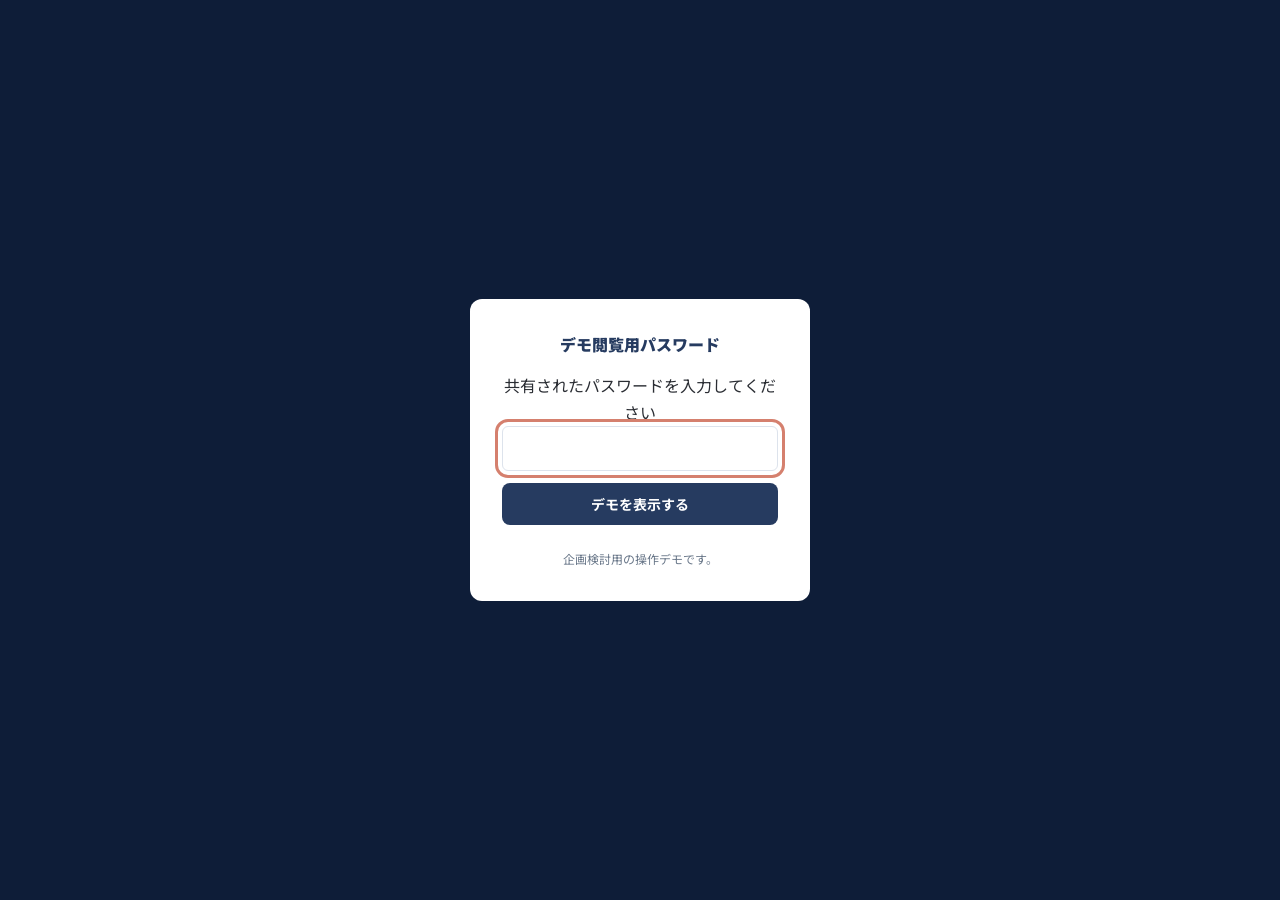
<file: test-sales/index.html>
<!DOCTYPE html>

<html lang="ja">
<head>
<meta charset="utf-8"/>
<meta content="noindex,nofollow" name="robots"/><meta content="width=device-width, initial-scale=1.0" name="viewport"/>
<title>営業応援パック｜社長ひとりで抱える営業に、プロの味方を。</title>
<meta content="noindex,nofollow" name="robots"/>
<link href="portal.css?v=test14" rel="stylesheet"/>
<link href="front.css?v=test14" rel="stylesheet"/>
<link href="https://fonts.googleapis.com" rel="preconnect"/>
<link href="https://fonts.googleapis.com/css2?family=Noto+Sans+JP:wght@400;500;700;900&amp;family=IBM+Plex+Mono:wght@500&amp;display=swap" rel="stylesheet"/>
<style>
:root{
  --navy:#122442; --navy-2:#1d3a66; --ink:#2a2d33; --paper:#f7f8fa;
  --line:#dde3ec; --accent:#e8632c; --accent-dark:#c74e1c;
  --teal:#0f7d6c; --teal-bg:#e7f4f1; --amber-bg:#fdf1e8; --radius:10px;
}
*{box-sizing:border-box;margin:0;padding:0}
body{font-family:'Zen Kaku Gothic New',sans-serif;color:var(--ink);background:var(--paper);line-height:1.7}
.mono{font-family:'IBM Plex Mono',monospace}
header{background:#0e1d38;color:#fff;padding:14px 20px;display:flex;align-items:center;justify-content:space-between}
.logo{font-weight:900;font-size:19px}.logo span{color:var(--accent)}
.hnav{font-size:12px;color:#c3d0e4}
.hero{background:linear-gradient(135deg,#0e1d38 0%,#1d3a66 70%,#25497e 100%);color:#fff;padding:52px 20px 66px;text-align:center;position:relative;overflow:hidden}
.hero::after{content:"";position:absolute;right:-80px;top:-80px;width:340px;height:340px;border-radius:50%;background:rgba(232,99,44,.12)}
.hero::before{content:"";position:absolute;left:-60px;bottom:-120px;width:280px;height:280px;border-radius:50%;background:rgba(255,255,255,.05)}
.hero>*{position:relative;z-index:1}
.hero .eyebrow{font-size:12px;letter-spacing:.22em;color:#9db4d8;margin-bottom:14px}
.hero h1{font-size:clamp(23px,5vw,37px);font-weight:900;line-height:1.45}
.hero h1 em{font-style:normal;color:#ffb38a;border-bottom:4px solid var(--accent);padding-bottom:2px}
.hero p{margin-top:16px;font-size:14px;color:#c3d0e4;max-width:640px;margin-left:auto;margin-right:auto}
.hero .badges{display:flex;gap:10px;justify-content:center;margin-top:24px;flex-wrap:wrap}
.hero .badge{font-size:12px;border:1px solid rgba(255,255,255,.35);background:rgba(255,255,255,.06);padding:6px 16px;border-radius:20px;font-weight:700}
main{max-width:980px;margin:-30px auto 0;padding:0 16px 80px}
.card{background:#fff;border:1px solid var(--line);border-radius:var(--radius);overflow:hidden;margin-bottom:24px;box-shadow:0 1px 3px rgba(18,36,66,.05),0 4px 14px rgba(18,36,66,.04)}

/* trust */
.trust-inner{display:flex;gap:22px;padding:26px 24px;align-items:flex-start;flex-wrap:wrap}
.trust-photo{width:84px;height:84px;border-radius:50%;background:linear-gradient(135deg,var(--navy),#2a5290);color:#fff;font-size:34px;font-weight:900;display:flex;align-items:center;justify-content:center;flex-shrink:0;border:3px solid #fff;box-shadow:0 2px 10px rgba(18,36,66,.2)}
.trust-body{flex:1;min-width:260px}
.trust-eyebrow{font-size:11px;letter-spacing:.18em;color:var(--accent-dark);font-weight:900;margin-bottom:6px}
.trust-body h2{font-size:19px;font-weight:900;line-height:1.5;margin-bottom:10px;color:var(--navy)}
.trust-body>p{font-size:13.5px;color:#4a5261;line-height:1.9}
.trust-stats{display:flex;gap:0;margin-top:18px;border:1px solid var(--line);border-radius:10px;overflow:hidden}
.ts{flex:1;text-align:center;padding:14px 8px;border-right:1px solid var(--line);background:#fafbfd}
.ts:last-child{border-right:none}
.ts b{display:block;font-size:22px;font-weight:900;color:var(--navy-2);font-family:'IBM Plex Mono',monospace}
.ts span{font-size:11px;color:#7a828f;font-weight:700}
.card-head{border-bottom:1px solid var(--line);padding:16px 22px;display:flex;align-items:center;gap:10px}
.card-head .bar{width:4px;height:20px;background:var(--accent);border-radius:2px}
.card-head h2{font-size:16px;font-weight:700}
.card-head .sub{font-size:12px;color:#7a828f;margin-left:auto}

/* form */
.frow{display:grid;grid-template-columns:210px 1fr;border-bottom:1px solid var(--line)}
.frow:last-child{border-bottom:none}
.flabel{background:#eef2f8;padding:16px 18px;font-size:13.5px;font-weight:700;display:flex;align-items:center;gap:8px}
.req{font-size:10px;background:var(--accent);color:#fff;padding:2px 8px;border-radius:3px;font-weight:700;flex-shrink:0}
.fctrl{padding:14px 18px;display:flex;align-items:center;flex-wrap:wrap;gap:10px}
select,input[type=number],input[type=text],textarea{font-family:inherit;font-size:15px;padding:10px 12px;border:1px solid var(--line);border-radius:6px;background:#fff;min-width:220px}
textarea{width:100%;min-height:64px}
select:focus,input:focus,textarea:focus{outline:2px solid var(--navy-2);outline-offset:1px}
.pillgroup{display:flex;gap:8px;flex-wrap:wrap}
.pill{border:1.5px solid var(--line);background:#fff;border-radius:24px;padding:8px 18px;font-size:13.5px;cursor:pointer;font-family:inherit;transition:all .15s}
.pill.on{border-color:var(--navy-2);background:var(--navy-2);color:#fff;font-weight:700}
.hint{font-size:12px;color:#7a828f;width:100%}
.counter{font-size:12px;font-weight:700;color:var(--navy-2)}

/* hearing chips */
.chips{display:flex;gap:8px;flex-wrap:wrap}
.chip{border:1.5px dashed var(--line);background:#fff;border-radius:8px;padding:8px 14px;font-size:13px;cursor:pointer;font-family:inherit;color:#5a6577;transition:all .15s}
.chip.on{border-style:solid;border-color:var(--accent);background:var(--amber-bg);color:var(--accent-dark);font-weight:700}
.chip.off{opacity:.4;cursor:not-allowed}

/* range summary */
.range{padding:24px 22px;border-bottom:1px solid var(--line)}
.range-label{font-size:13px;font-weight:900;color:var(--navy-2);margin-bottom:12px}
.range-vals{display:flex;align-items:stretch;gap:14px;flex-wrap:wrap}
.rv{flex:1;min-width:180px;border:1.5px solid var(--line);border-radius:10px;padding:14px 16px;text-align:center}
.rv .l{font-size:12px;color:#7a828f;font-weight:700}
.rv .v{font-family:'IBM Plex Mono',monospace;font-size:30px;font-weight:900;color:var(--navy)}
.rv .s{font-size:11px;color:#8a909b}
.rv.max{border-color:var(--accent);background:var(--amber-bg)}
.rv.max .v{color:var(--accent-dark)}
.range-tilde{display:flex;align-items:center;font-size:22px;font-weight:900;color:#b7bec9}
.range-break{font-size:12px;color:#5a6577;margin-top:12px;line-height:1.9}
.range-break b{color:var(--navy-2)}
.detail-box{border-bottom:1px solid var(--line)}
.detail-box summary{padding:14px 22px;font-size:13px;font-weight:700;color:var(--navy-2);cursor:pointer;list-style:none;display:flex;align-items:center;gap:8px}
.detail-box summary::before{content:"▸";transition:transform .15s}
.detail-box[open] summary::before{transform:rotate(90deg)}
.detail-box summary::-webkit-details-marker{display:none}

/* result */
.diag{display:flex;gap:16px;padding:20px 22px;border-bottom:1px solid var(--line);align-items:center;flex-wrap:wrap}
.diag-mark{width:74px;height:74px;border-radius:50%;display:flex;align-items:center;justify-content:center;font-size:34px;font-weight:900;flex-shrink:0}
.diag-mark.good{background:var(--teal-bg);color:var(--teal)}
.diag-mark.mid{background:var(--amber-bg);color:var(--accent-dark)}
.diag-mark.low{background:#f4f5f8;color:#6a7180}
.diag-body{flex:1;min-width:220px}
.diag-body h3{font-size:16px;font-weight:900}
.diag-body p{font-size:13px;color:#5a6577}
.result-table{width:100%;border-collapse:collapse}
.result-table td{padding:14px 22px;border-bottom:1px solid var(--line);font-size:14px}
.result-table td:last-child{text-align:right;font-weight:700}
.result-table td .sub{display:block;font-size:11px;color:#8a909b;font-weight:400}
.result-table tr.total td{background:var(--amber-bg);font-size:15px}
.result-table tr.total td:last-child{color:var(--accent-dark);font-size:22px;font-weight:900}
.result-table tr.first td{background:#eef4ff}
.result-table tr.first td:last-child{color:var(--navy-2);font-size:20px;font-weight:900}
.unit{font-size:13px;color:#7a828f;font-weight:400;margin-left:2px}
.notice{font-size:12px;color:#8a4a20;background:var(--amber-bg);padding:12px 22px;line-height:1.8}
.cta-area{text-align:center;padding:26px 22px 30px}
.cta{display:inline-block;background:var(--accent);color:#fff;font-size:17px;font-weight:900;padding:16px 52px;border-radius:8px;border:none;cursor:pointer;font-family:inherit;box-shadow:0 3px 0 var(--accent-dark);transition:transform .1s}
.cta:active{transform:translateY(2px);box-shadow:none}
.cta-sub{font-size:12px;color:#7a828f;margin-top:10px}

/* trial highlight */
.trial-strip{display:flex;gap:18px;align-items:center;background:var(--navy);color:#fff;padding:20px 22px;flex-wrap:wrap}
.trial-strip .price{text-align:center;flex-shrink:0}
.trial-strip .price .v{font-size:34px;font-weight:900;color:#ffb38a}
.trial-strip .price .l{font-size:11px;color:#9db4d8}
.trial-strip .txt{flex:1;min-width:240px;font-size:13px;color:#e2e9f4}
.trial-strip .txt b{color:#fff}

/* onboarding */
#onboard{display:none}
#onboard.show{display:block}
.ob-progress{display:flex;gap:6px;padding:18px 22px 0}
.ob-progress .seg{flex:1;height:6px;border-radius:3px;background:var(--line)}
.ob-progress .seg.done{background:var(--accent)}
.ob-step{display:none}
.ob-step.show{display:block}
.ob-step-label{padding:14px 22px 4px;font-size:13px;font-weight:900;color:var(--navy-2)}
.ob-nav{display:flex;justify-content:space-between;padding:18px 22px 24px}
.ob-btn{font-family:inherit;font-size:14px;font-weight:700;padding:11px 30px;border-radius:8px;cursor:pointer;border:1.5px solid var(--line);background:#fff}
.ob-btn.next{background:var(--navy);color:#fff;border-color:var(--navy)}
.ai-note{display:flex;gap:10px;background:#eef4ff;border:1px solid #c6d8f5;border-radius:8px;padding:12px 16px;margin:14px 22px;font-size:12px;color:#1d3a66;align-items:flex-start}
.ai-note .ic{flex-shrink:0;font-weight:900}

/* timeline */
.timeline{padding:20px 22px 26px}
.tl-item{display:flex;gap:14px;position:relative;padding-bottom:22px}
.tl-item:last-child{padding-bottom:0}
.tl-item::before{content:"";position:absolute;left:14px;top:30px;bottom:0;width:2px;background:var(--line)}
.tl-item:last-child::before{display:none}
.tl-dot{width:30px;height:30px;border-radius:50%;background:var(--navy);color:#fff;display:flex;align-items:center;justify-content:center;font-size:13px;font-weight:900;flex-shrink:0;z-index:1}
.tl-dot.ai{background:var(--teal)}
.tl-body h4{font-size:14px;font-weight:700}
.tl-body h4 .who{font-size:11px;font-weight:700;padding:2px 8px;border-radius:3px;margin-left:8px;vertical-align:middle}
.who.auto{background:var(--teal-bg);color:var(--teal)}
.who.human{background:#eef2f8;color:#5a6577}
.who.client{background:var(--amber-bg);color:var(--accent-dark)}
.tl-body p{font-size:12px;color:#7a828f}

/* faq */
.faq{padding:8px 22px 20px}
.faq dt{font-size:14px;font-weight:700;padding:14px 0 4px;color:var(--navy-2)}
.faq dd{font-size:13px;color:#5a6577;border-bottom:1px dashed var(--line);padding-bottom:12px}

/* modal */
.modal-bg{display:none;position:fixed;inset:0;background:rgba(18,36,66,.55);z-index:50;align-items:center;justify-content:center;padding:20px}
.modal-bg.show{display:flex}
.modal{background:#fff;border-radius:12px;max-width:470px;width:100%;padding:30px;text-align:center}
.modal .check{width:56px;height:56px;border-radius:50%;background:var(--teal-bg);color:var(--teal);font-size:28px;display:flex;align-items:center;justify-content:center;margin:0 auto 16px}
.modal h3{font-size:18px;font-weight:900;margin-bottom:8px}
.modal p{font-size:13px;color:#5a616d;margin-bottom:18px}
.modal .paybtns{display:flex;flex-direction:column;gap:10px}
.modal .paybtn{padding:13px;border-radius:8px;border:1.5px solid var(--line);background:#fff;font-family:inherit;font-size:14px;font-weight:700;cursor:pointer}
.modal .paybtn.main{background:var(--navy);color:#fff;border-color:var(--navy)}
.modal .close{margin-top:16px;background:none;border:none;font-size:12px;color:#7a828f;cursor:pointer;text-decoration:underline;font-family:inherit}
footer{text-align:center;font-size:12px;color:#8a909b;padding:26px 20px}
@media(max-width:640px){.frow{grid-template-columns:1fr}.flabel{padding:10px 16px}}
#gate{position:fixed;inset:0;background:#0e1d38;color:#fff;display:flex;align-items:center;justify-content:center;z-index:999;padding:20px}
#gate .box{background:#fff;color:var(--ink);border-radius:12px;padding:32px;max-width:340px;width:100%;text-align:center}
#gate h2{font-size:16px;font-weight:900;margin-bottom:14px;color:var(--navy)}
#gate input{width:100%;font-size:15px;padding:11px 12px;border:1px solid var(--line);border-radius:6px;margin-bottom:12px;font-family:inherit}
#gate button{width:100%;background:var(--navy);color:#fff;border:none;border-radius:8px;padding:11px;font-size:14px;font-weight:700;cursor:pointer;font-family:inherit}
#gate .err{font-size:12px;color:var(--accent-dark);min-height:16px;margin-top:8px}
#siteContent{display:none}
</style>
<link href="brand.css?v=test14" rel="stylesheet"/>
<link href="experience.css?v=test14" rel="stylesheet"/><link href="package.css?v=test14" rel="stylesheet"/><link href="repeat.css?v=test14" rel="stylesheet"/>
<link href="postpay.css?v=test14" rel="stylesheet"/><link href="entry.css?v=test14" rel="stylesheet"/><link href="outcome.css?v=test14" rel="stylesheet"/><link href="test-sales.css?v=founder19" rel="stylesheet"/><link href="member.css?v=member20" rel="stylesheet"/></head>
<body><div id="gate"><form class="box" id="demoGateForm"><h2>デモ閲覧用パスワード</h2><label for="gatePw">共有されたパスワードを入力してください</label><input autocomplete="off" autofocus="" id="gatePw" required="" type="password"/><button type="submit">デモを表示する</button><p class="err" id="gateErr" role="alert"></p><p style="font-size:12px;color:#697789">企画検討用の操作デモです。</p></form></div><div style="background:#fff2d9;color:#624718;text-align:center;padding:10px;font-size:13px">操作デモです。実際の申し込み・決済・メール送信・架電は行いません。個人情報は入力せず、サンプルでお試しください。</div>
<div id="siteContent">
<header class="topnav official-header"><div class="official-topline"><a class="brand" href="#"><img alt="株式会社 営業ハック" height="41" src="assets/eigyohack-logo.webp" width="180"/></a><span class="brand-purpose">営業の悩みを0にする</span></div><nav class="official-nav"><a href="#testValue">わかること</a><a href="#testPrice">初回と継続の料金</a><a href="#testFlow">進め方</a><a class="official-contact" href="#quickInquiry">商材の対応可否を確認</a></nav></header>
<div class="demo-top">改善版｜テストセールスを入口にした企画デモ。実際の送信・決済は行いません。</div>
<section class="test-hero" id="serviceOverview"><div class="test-hero-copy"><p class="test-eyebrow">ひとり社長・少人数の会社のための営業応援パック</p><h1><span>社長ひとりで抱える</span><span>営業に、</span><br/><span>プロの味方を。</span></h1><p class="test-hero-lead">1ヶ月、プロに試してもらう。<br/><strong><span>商材への反応から、</span><span>次の営業の一手を。</span></strong></p><p>リスト準備から、トーク監修・電話営業・報告まで。<br/>自社の商材にどんな反応があるか、プロに試してもらえます。</p><div class="test-price-line"><span class="founder-period">1ヶ月のテストセールスを、29,800円で。</span><strong>29,800<small>円（税別）</small></strong><span>税込32,780円／基本100回の架電込み<br/>準備・トーク監修・報告まで一式</span></div><p class="test-small">対象：従業員10名以下の法人・個人事業主／法人向け商材・サービス。初回は土台づくり込み。同条件の継続も同額。</p><a class="primary test-cta" href="#quickInquiry" id="entryDirectPack">この商材で試せるか確認する（無料） →</a><button class="secondary member-launch" id="memberDemoLaunch" type="button">購入後のマイページを体験する →</button><p class="test-small">診断・詳しい試算は任意。問い合わせは基本5項目。<br/>対応可否と開始枠を確認してから、お支払いです。</p></div><div class="test-hero-visual"><figure><img alt="笹田裕嗣のS1グランプリ優勝時の集合写真" height="1365" src="assets/sasada-s1-win.webp" width="2048"/><figcaption>営業の日本一を決める大会で全国優勝。<br/>笹田裕嗣が率いる営業ハックが設計・監修します。<br/><a href="https://prtimes.jp/main/html/rd/p/000000193.000050843.html" rel="noopener" target="_blank">2022年 第6回S1グランプリ優勝・公式発表 ↗</a></figcaption></figure><div class="hero-outcomes"><span>誰に響くか</span><span>何が伝わるか</span><span>次に何を試すか</span></div></div></section>
<div class="comparison-strip"><span>ビフォー・アフター比較用</span><a href="../test-sales-before/" rel="noopener" target="_blank">変更前のデモを開く ↗</a><a href="../compare/">変更点を比較する →</a></div>
<div class="test-main">
<section id="testValue"><p class="test-eyebrow">まずは「売れる」を決めつけず、営業の反応を確かめる。</p><h2><span>アポの数だけで</span><span>終わらせない。</span><br/><span>次の営業に</span><span>使える材料を。</span></h2><div class="test-three"><article><div class="test-icon"><svg aria-hidden="true" fill="none" stroke="currentColor" stroke-linecap="round" stroke-linejoin="round" stroke-width="2" viewbox="0 0 48 48"><rect height="34" rx="5" width="30" x="9" y="7"></rect><circle cx="24" cy="19" r="5"></circle><path d="M16 33c0-8 16-8 16 0"></path></svg></div><span>01 / 対象</span><h3>誰と会話になるか</h3><p>つながった相手・不在・受付での反応を記録。狙う先や連絡の仕方を見直します。</p></article><article><div class="test-icon"><svg aria-hidden="true" fill="none" stroke="currentColor" stroke-linecap="round" stroke-linejoin="round" stroke-width="2" viewbox="0 0 48 48"><path d="M8 22v9h8l17 9V12l-17 10H8zM16 31l3 10M39 18l5-3M39 27h6M39 36l5 3"></path></svg></div><span>02 / 訴求</span><h3>何が響き、何が壁か</h3><p>興味を示した内容や断られた理由を整理。トークやサービス説明の改善に使います。</p></article><article><div class="test-icon"><svg aria-hidden="true" fill="none" stroke="currentColor" stroke-linecap="round" stroke-linejoin="round" stroke-width="2" viewbox="0 0 48 48"><circle cx="24" cy="24" r="18"></circle><path d="M30 17l-4 12-12 5 5-13 11-4z"></path></svg></div><span>03 / 行動</span><h3>次に何を試すか</h3><p>再連絡・対象の変更・訴求の見直し。テストで得た情報に沿って行動案をまとめます。</p></article></div><div class="test-includes"><img alt="営業の準備と実行のイメージ" src="assets/team-support.svg"/><div><h3>リスト準備・トーク設計・監修・架電・報告まで一式。</h3><p>フォームで商材情報を共有。AIで整理と下書きを効率化し、プロが監修・電話営業を担当します。お客様はトーク確認と、取得したアポの商談に集中できます。</p></div></div><a class="textbtn" href="#quickInquiry">まずは、この商材で試せるか確認する →</a></section>
<section class="test-report result-delivery" id="testReport"><p class="test-eyebrow">テストが終わってからも、自社の営業に活かせる。</p><h2>テスト結果を、<br class="mobile-break"/>次の営業に。</h2><p class="delivery-lead">誰に、何を伝え、どんな反応が返ってきたか。<br/>営業先ごとの記録と、次に試す行動案をセットでお届けします。</p><div class="delivery-preview"><div class="list-preview"><div class="preview-heading"><span aria-hidden="true" class="document-symbol">▤</span><div><b>反応が見える、営業先リスト</b><small>お届けする内容の架空例</small></div><span class="file-badge">CSV</span></div><div class="preview-columns"><span>営業先</span><span>相手の反応と次の対応</span></div><div class="lead-row"><b>A社</b><div><span class="response-tag positive">サービスに関心あり</span><p>詳しい内容を知りたい → 資料送付・商談準備</p></div></div><div class="lead-row"><b>B社</b><div><span class="response-tag">今は時期が合わない</span><p>来期に再検討 → 再連絡のタイミングを記録</p></div></div><div class="lead-row"><b>C社</b><div><span class="response-tag">別部署の担当範囲</span><p>窓口の情報を確認 → アプローチ先を見直す</p></div></div><p class="preview-note">進捗・反応・次の対応を付けてお渡しします。</p></div><div class="action-preview"><span class="action-kicker">営業ハックからのご提案</span><h3>「次はどうする？」まで、<br/>整理してお返しします。</h3><ul><li><b>対象を見直す</b><span>どの業種・担当者に、次の接点をつくるか。</span></li><li><b>伝え方を磨く</b><span>反応のあった言葉を、トークや資料に活かす。</span></li><li><b>見込み先をフォローする</b><span>商談準備・資料送付・再連絡の進め方を整理。</span></li></ul></div></div><div class="delivery-set"><span>お届けするもの</span><b>営業先リスト</b><i aria-hidden="true">＋</i><b>結果レポート</b><i aria-hidden="true">＋</i><b>次の行動案</b></div><p class="test-small">上記は納品イメージを示す架空例です。実際の報告は、架電で確認できた事実にもとづいてまとめます。</p></section>
<section id="testPrice"><p class="test-eyebrow">初回と、その後を分けてご案内</p><h2>まずは1ヶ月。<br/>続けるかは、結果を見て。</h2><div class="test-price-pair"><article class="test-first"><span>初めての方／営業の土台づくり込み</span><h3>1ヶ月のテストセールス</h3><div class="test-price-line"><strong>29,800<small>円（税別）</small></strong><span>税込32,780円／1ヶ月・基本100回の架電込み</span></div><p class="test-small support-duration">支援期間は確定した開始日から1ヶ月。入金後30日の情報提出有効期限とは別です。開始日は必要情報・体制の確認後にご案内します。</p><p>準備・リスト・監修・架電・結果報告・次の行動案まで。</p><div class="test-quantity-label">試す範囲を選ぶ <span>どのプランも準備・監修・報告込み</span></div><div aria-label="初回テストの回数" class="test-quantity" role="group"><button aria-pressed="true" class="selected" data-test-calls="100" type="button"><small>まず試す</small><b>100回</b><strong>29,800円</strong><span>基本パック</span></button><button aria-pressed="false" data-test-calls="200" type="button"><small>もう少し広く</small><b>200回</b><strong>54,800円</strong><span>5,000円お得</span></button><button aria-pressed="false" data-test-calls="300" type="button"><small>反応を比べる</small><b>300回</b><strong>77,800円</strong><span>12,000円お得</span></button><button aria-pressed="false" data-test-calls="500" type="button"><small>まとめて試す</small><b>500回</b><strong>119,800円</strong><span>30,000円お得</span></button></div><p class="quantity-price-note">すべて税別。「お得」は基本29,800円＋追加分一律300円の場合との差額。</p><label>回数と金額を確認（1,000回まで選択可）<select id="testCalls"><option value="100">100回：29,800円（税別）</option><option value="200">200回：54,800円（税別）</option><option value="300">300回：77,800円（税別）</option><option value="500">500回：119,800円（税別）</option><option value="1000">1,000回：219,800円（税別）</option></select></label><p class="test-small" id="testSelectedPrice"></p><a class="primary" href="#quickInquiry">この内容で対応可否を確認する →</a></article><article><span>2回目以降／別の発注</span><h3>同じ条件で、追加テスト</h3><div class="test-price-line"><strong>29,800<small>円（税別）〜</small></strong><span>税込32,780円〜／100回〜・都度発注</span></div><p><b>同じ商材・対象・トークなら、継続も同額です。</b><br/>同じ商材・対象・トークなら、前回の情報を引き継いで追加依頼できます。</p><p>成果報酬型の継続は、結果と条件を確認したうえで別見積もり・別契約。アポ単価と上限に納得してから進めます。</p><p class="test-small">自動更新・継続義務はありません。自社で進める、対象を見直す、別サービスを相談する、今回は終了することも選べます。</p></article></div><details class="test-detail"><summary>まとめ依頼の料金表と、初回価格の対象条件</summary><div class="test-table-wrap"><table><thead><tr><th>1注文の架電数</th><th>初回・税別（税込）</th><th>2回目以降・税別（税込）</th></tr></thead><tbody><tr><th>100回</th><td>29,800円（32,780円）</td><td>29,800円（32,780円）</td></tr><tr><th>200回</th><td>54,800円（60,280円）</td><td>54,800円（60,280円）</td></tr><tr><th>300回</th><td>77,800円（85,580円）</td><td>77,800円（85,580円）</td></tr><tr><th>500回</th><td>119,800円（131,780円）</td><td>119,800円（131,780円）</td></tr><tr><th>1,000回</th><td>219,800円（241,780円）</td><td>219,800円（241,780円）</td></tr></tbody></table></div><p>基本100回を超える分は、101〜200回目250円、201〜300回目230円、301〜500回目210円、501〜1,000回目200円／回（税別）の段階割引。同じ商材・対象・トークの1注文内に適用し、過去の注文とは合算しません。商材・対象・トークの大きな変更は個別見積もりです。</p><p>本パックは、従業員10名以下の法人・個人事業主が提供する法人向け商材・サービスが対象。2026年12月31日までの申込限定で、対応枠が埋まり次第、期限前でも受付終了。架電数には不通・再架電を含み、企業数ではありません。受入可否と正式な発注条件はお支払い前に確認します。</p></details><p class="test-small">価格・運用は企画検討用の案です。</p></section>
<section class="visual-preparation" id="testFlow"><p class="test-eyebrow">会議の日程を合わせず、自分のタイミングで準備。</p><h2>お問い合わせから、<br/>1ヶ月のテストセールスへ。</h2><div class="flow-phase phase-before"><div class="phase-heading"><span>お支払い前</span><b>まずは、基本情報だけ。</b></div><div class="flow-cards before-cards"><article><div class="flow-icon"><svg aria-hidden="true" fill="none" stroke="currentColor" stroke-linecap="round" stroke-linejoin="round" stroke-width="2.2" viewbox="0 0 64 64"><rect height="48" rx="5" width="36" x="14" y="8"></rect><path d="M23 21h18M23 30h18M23 39h11M23 47h15"></path></svg></div><div class="flow-card-copy"><span class="flow-owner">お客様</span><h3><small>01</small> 5項目でお問い合わせ</h3><p>会社名・メール・商材・対象・従業員数。<br/>詳しい資料や、長い説明はまだ不要です。</p><div aria-hidden="true" class="mini-form"><span>会社名・メール</span><span>商材・対象など</span></div></div></article><article><div class="flow-icon"><svg aria-hidden="true" fill="none" stroke="currentColor" stroke-linecap="round" stroke-linejoin="round" stroke-width="2.2" viewbox="0 0 64 64"><path d="M12 11h32l8 8v34H12zM43 11v10h9M21 28h12M21 37h10"></path><path d="m34 43 6 6 12-15"></path></svg></div><div class="flow-card-copy"><span class="flow-owner">営業ハック → お客様</span><h3><small>02</small> 対応可否・費用を確認</h3><p>商材と対応枠を確認し、提供内容・費用・<br/>予定をご案内。内容を確認して選べます。</p><span class="flow-chip">問い合わせだけで契約にはなりません</span></div></article></div></div><div class="payment-bridge"><div class="payment-icon"><svg aria-hidden="true" fill="none" stroke="currentColor" stroke-linecap="round" stroke-linejoin="round" stroke-width="2.2" viewbox="0 0 64 64"><rect height="35" rx="6" width="52" x="6" y="15"></rect><path d="M6 27h52M16 39h9M34 39h14"></path></svg></div><div><b>内容に納得してから、お支払い。</b><p>決済確認後にアカウントを自動発行し、ログイン案内をメールで通知します。</p></div></div><div class="flow-phase phase-after"><div class="phase-heading"><span>お支払い後</span><b>自動発行されたマイページで、準備から報告まで。</b></div><div class="flow-cards after-cards"><article><div class="flow-icon"><svg aria-hidden="true" fill="none" stroke="currentColor" stroke-linecap="round" stroke-linejoin="round" stroke-width="2.2" viewbox="0 0 64 64"><rect height="48" rx="5" width="36" x="14" y="8"></rect><path d="M23 21h18M23 30h18M23 39h11M23 47h15"></path></svg></div><span class="flow-owner">お客様</span><h3><small>03</small> マイページで情報入力</h3><p>強みや魅力、使えそうなキーワード、<br/>禁止先・商談条件をまとめて入力。</p><div class="form-chips"><span>強み・キーワード</span><span>禁止先</span><span>日程・条件</span></div></article><article><div class="flow-icon"><svg aria-hidden="true" fill="none" stroke="currentColor" stroke-linecap="round" stroke-linejoin="round" stroke-width="2.2" viewbox="0 0 64 64"><rect height="36" rx="6" width="52" x="6" y="14"></rect><path d="m8 17 24 19 24-19M10 46l15-14M54 46 39 32"></path></svg></div><span class="flow-owner">営業ハック → お客様</span><h3><small>04</small> 監修トークを確認・承認</h3><p>営業ハックが作成・監修。マイページで内容を確認して承認します。</p><span class="flow-chip">原則キックオフ会議は不要</span></article><article><div class="flow-icon"><svg aria-hidden="true" fill="none" stroke="currentColor" stroke-linecap="round" stroke-linejoin="round" stroke-width="2.2" viewbox="0 0 64 64"><path d="M19 10h7l4 13-7 5c3 6 7 10 13 13l5-7 13 4v7c0 6-5 10-11 8C24 47 15 38 10 21c-2-6 3-11 9-11z"></path></svg></div><span class="flow-owner">営業ハック</span><h3><small>05</small> テスト実施・結果をお届け</h3><p>進捗と結果をマイページで確認。固定料金の追加購入や成果報酬の継続相談へ。</p><span class="flow-chip">予定日と進捗もご案内</span></article></div></div><details class="test-detail preparation-terms"><summary>情報提出の期限と有効期限について</summary><p>テストセールスの支援期間は確定した開始日から1ヶ月（基本100回を含む）です。開始日は必要情報・体制の確認後にご案内します。入金後30日の情報提出有効期限とは別です。入金確認から7日以内の情報提出が目安、有効期限は30日。お客様都合の未提出・失効等は原則返金なしとする案です。条件・例外は支払い前にご確認いただきます。当社の準備待ちを理由に失効させません。</p></details><a class="primary flow-final-cta" href="#quickInquiry">まずは、5項目で対応可否を確認する →</a></section>
<section class="quick-inquiry" id="quickInquiry"><p class="test-eyebrow">相談・対応可否の確認は無料</p><div aria-hidden="true" class="inquiry-icon"><svg fill="none" stroke="currentColor" stroke-width="2" viewbox="0 0 40 40"><rect height="24" rx="4" width="30" x="5" y="8"></rect><path d="m6 10 14 11 14-11"></path></svg></div><h2><span>この商材、</span><span>テストできる？</span><br/><span>まずは基本情報だけ。</span></h2><p>強み・資料・禁止先・日程調整などの詳しい入力は、受入確認・お支払いの後です。</p><p class="test-small">操作デモのため、個人情報を入力せずサンプルでお試しください。送信・決済は行いません。</p><button class="textbtn" id="fillQuickSample" type="button">サンプルで試す</button><form id="quickLeadForm"><div class="quick-fields"><label>会社名・屋号<span class="quick-required">必須</span><input autocomplete="organization" id="quickCompany" maxlength="80" placeholder="例：株式会社サンプル" required=""/></label><label>連絡先メール<span class="quick-required">必須</span><input autocomplete="email" id="quickEmail" maxlength="150" placeholder="demo@example.com" required="" type="email"/></label><label class="wide">試したい商材・サービス<span class="quick-required">必須</span><input id="quickService" maxlength="180" placeholder="サービス名や紹介ページのURLだけでもOK" required=""/></label><label>商材を届けたい相手<span class="quick-required">必須</span><select id="quickAudience" required=""><option value="business">法人・店舗・個人事業主</option><option value="consumer">一般の個人のお客様</option></select></label><label id="quickSizeField">御社の従業員数<span class="quick-required">必須</span><select id="quickSize" required=""><option value="small">10名以下（個人事業主を含む）</option><option value="large">11名以上</option></select></label><label hidden="" id="quickListField">架電できる持ち込みリストはありますか？<span class="quick-required">必須</span><select id="quickList"><option value="">選択してください</option><option value="yes">ある</option><option value="no">ない</option><option value="unsure">利用できるか分からない</option></select><small>個人の新規リストは作成できません。</small></label></div><p class="test-small" id="quickChosen"></p><button class="primary" type="submit">無料で対応可否を確認する →（デモ）</button><p class="test-small">この操作で注文・契約・支払いは発生しません。電話番号・詳しい資料の提出は不要です。</p></form><div hidden="" id="quickLeadResult" tabindex="-1"><h3 id="quickResultTitle"></h3><p id="quickResultBody"></p><div id="quickSummary"></div><p class="test-small">本番ではこの後、担当者が商材と対応枠を確認し、メールでご案内する想定です。デモでは送信していません。</p><button class="primary" id="quickJourney" type="button">受入確認・決済後の流れも体験する →</button><button class="secondary" id="quickEdit" type="button">入力内容を見直す</button></div></section>
<details class="test-detail" id="advancedOptions"><summary>任意：営業手法を診断する・詳しく試算する</summary><p>問い合わせ前に答える必要はありません。比較したい方だけお試しください。</p><a class="textbtn" href="#methodDiagnosis" id="entryDiagnosisLink">営業手法の診断へ ↓</a><main class="v3main test-advanced-main"><section class="diagnosis-section" id="methodDiagnosis"><div class="section-number">営業課題の診断</div><h2>5つの質問から、<br/>次に試す営業の進め方を。</h2><p class="section-lead">商材・見込み先・いま任せたいことから、営業手法と相談先の候補を整理します。個人向けの場合だけ、持ち込みリストの有無を追加で確認します。結果はメール登録なしで見られます。診断は任意で、そのままパックの内容も確認できます。</p><div class="diagnosis-shell"><div class="diagnosis-progress" id="diagnosisProgress"></div><div id="diagnosisWizard"><div class="question-number" id="diagnosisNumber"></div><h3 id="diagnosisQuestion" tabindex="-1"></h3><p id="diagnosisHint"></p><fieldset class="diagnosis-options" id="diagnosisOptions"></fieldset><div class="diagnosis-actions"><button class="secondary" disabled="" id="diagnosisBack">← 前の質問</button><button class="primary" disabled="" id="diagnosisNext">次の質問 →</button></div></div><div hidden="" id="diagnosisResult"><span class="plan-label">営業手法の候補</span><h3 id="diagnosisResultTitle" tabindex="-1">この進め方を、検討してみませんか。</h3><div class="method-grid" id="diagnosisMethods"></div><p class="micro">回答をもとに、次に検討する営業手法の候補を整理しています。</p><div class="entry-route" id="diagnosisRoute"><span id="routeKicker"></span><h4 id="routeTitle"></h4><p id="diagnosisPhoneMessage"></p><div id="routeServices"></div><p class="micro">サービス名は相談候補です。対応可否・範囲・費用は営業ハックが確認してご案内します。</p><div class="entry-route-actions"><button class="primary" id="diagnosisToSim" type="button">パックの内容・費用感を確認する ↓</button><button class="secondary" id="diagnosisToConsult" type="button">診断結果を引き継いで無料相談する</button></div><p class="micro" id="routePrice"></p></div><button class="textbtn" id="diagnosisRestart">回答を見直す</button></div></div></section>
<section class="service-intro test-legacy-hidden" hidden=""><span class="section-number">営業ハックの営業支援</span><h2>営業の目的に合わせて、<br/>必要な支援をお選びください。</h2><div class="plan-options"><article><span class="plan-label">既存プラン</span><h3>継続的なアポ獲得を<br/>しっかり任せたい。</h3><p>成果報酬型での継続支援を、個別に相談したい方へ。</p><a href="https://eigyou-hack.com/sales-agency" rel="noopener" target="_blank">既存サービスの詳細を公式で確認 ↗</a></article><article class="new-plan"><span class="plan-label">追加プラン案</span><h3>ひとりで抱える営業に、<br/>プロの力を借りたい。</h3><p>一人社長や少人数のチームが、電話営業の反応を確かめる入口へ。</p><a href="#addedPlan">営業応援パックを見る ↓</a></article></div><p class="service-distinction">既存の完全成果報酬プランと、以下の営業応援パックは別プランです。営業応援パックは準備から報告までをまとめて依頼する一式プランです。</p></section>
<section class="added-plan test-legacy-hidden" hidden="" id="addedPlan"><div class="addition-tag">追加プラン掲載イメージ</div><p class="empathy-lead">AIで、仕事は便利になった。<br/>でも、知ってもらうための営業は、<br/>まだ自分で抱えている。</p><h2>ひとり社長の右腕に、<br/><em>プロの営業チームを。</em></h2><p class="founder-message">営業に手をかけたい。でも、採用や毎月の大きな固定費は難しい。<br/>そんな社長の新規開拓を支える、<br/><strong>営業ハックの営業応援パック。</strong></p><div class="hero-action-pair"><a class="primary" href="#packageValue">営業応援パックの内容を見る ↓</a><a class="secondary" href="#afterApplication">申込後の体験を見る ↓</a></div><div class="limited-offer light"><span class="limited-offer-label">対象の方へ、年内限定の特別価格</span><p>従業員10名以下の法人・個人事業主<br/>法人向け商材・サービス限定</p><strong>初回29,800円（税別）</strong><small>申込期限：2026年12月31日。対応枠が埋まり次第、期限前でも受付終了。<br/>1事業者1回の初回価格です。</small></div><p class="offer-context">電話営業が合いそうならパックでテスト。別の方法を比較したい方は、診断結果から無料オンライン相談へ。</p></section>
<section class="package-value test-legacy-hidden" hidden="" id="packageValue"><div class="package-intro"><span class="section-number">営業応援パック / 企画案</span><h2>営業チームの力を、<br/>あなたの会社にも。</h2><p>電話をかける前の手間も、終わった後の「次はどうする？」も。<br/>一人で抱えていた営業を、まとめて任せられます。</p><div class="package-base-price"><small>対象事業者・年内申込限定／初回1回の特別パック</small><strong>29,800<span>円（税別）</span></strong><span>税込32,780円・初回100回分の架電を含みます</span></div></div><div class="package-includes"><article><b>01</b><h3>営業先のリスト準備</h3><p>商材と対象条件をもとに、電話をかける先を準備。</p></article><article><b>02</b><h3>禁止先・禁止表現の確認</h3><p>既存取引先などへの連絡を避け、伝えてはいけない表現を整理。</p></article><article><b>03</b><h3>トーク作成・営業ハック監修</h3><p>要望を受け取り、こちらで作成・監修。メールで確認できます。</p></article><article><b>04</b><h3>担当者による電話営業</h3><p>基本パックに100回分の架電込み。不通・再架電も回数に含みます。</p></article><article><b>05</b><h3>進捗・予定日のご案内</h3><p>待ち時間と今の状況が見える。途中報告や変更時の連絡も。</p></article><article><b>06</b><h3>次の行動案＋営業先リスト</h3><p>相手の反応・進捗・次の対応を付けたリストをお渡し。ご自身の営業やフォローにも活用できます。</p></article></div><div class="package-bottom"><p>初回は100回29,800円（税別）。同じ注文内の追加分には数量に応じた段階割引を適用します。</p><a class="primary" href="#simulation">依頼する量と費用をシミュレーション ↓</a><p class="micro">追加回数は申込時に選択し、受入確認後に料金をご案内します。複数商材・別の対象やトークは別途確認します。</p></div></section>
<section class="empathy-section test-legacy-hidden" hidden=""><div class="section-number">こんな時間を、減らしたい。</div><div class="concern-grid"><article><span class="concern-icon">01</span><h3>採用したら、<br/>教育も毎月の負担も。</h3><p>営業を任せたい。でも、人を雇って育てる余裕まではない。</p></article><article><span class="concern-icon">02</span><h3>何度も説明して、<br/>また打ち合わせ。</h3><p>営業のための準備や会議で、自分の時間が埋まってしまう。</p></article><article><span class="concern-icon">03</span><h3>結果だけ聞いても、<br/>次に何をすれば？</h3><p>うまくいった理由も、次の打ち手も分からないまま終わりたくない。</p></article></div></section>
<section class="plan-promise efficient-plan test-legacy-hidden" hidden=""><div><span class="section-number">月額50万円以上の営業支援で培ったノウハウを、このパックへ。</span><h2>打ち合わせを重ねる時間を、<br/>営業が進む時間に。</h2><p>説明や日程調整を何度も繰り返して、肝心の営業が始まらない。そんな負担を減らすため、最初の情報共有はフォームにまとめました。</p><p><strong>高額な営業支援で培ったノウハウを、トーク設計・監修・次の行動案に。情報整理と下書きはAIで効率化し、商材に合わせた監修と電話営業はプロが担当。AIの効率と、人の経験を両方使って届けます。新サービスのリリース記念として、対象の方へ年内のお申し込みに限り、初回29,800円でご提供します。</strong></p></div><ol><li><b>01</b><div><h3>お客様は、都合のよい時にまとめて入力。</h3><p>商材・禁止先・要望を1つのフォームで共有。キックオフの日程調整や、同じ説明の繰り返しを減らし、本業と商談に集中できます。</p></div></li><li><b>02</b><div><h3>営業ハックは、揃った情報からすぐ準備。</h3><p>AIで整理・トーク下書きを効率化し、プロが監修。不足する点だけメールで確認して、伝達の行き違いや手戻りを減らします。</p></div></li><li><b>03</b><div><h3>会議を増やさず、進捗と次の行動を共有。</h3><p>監修済みトークはメールで確認。開始・報告の予定日と結果をお届けし、次に取る行動まで提案します。</p></div></li></ol></section><section class="illustration-section test-legacy-hidden" hidden=""><span class="section-number">お任せする範囲のイメージ</span><h2>新規開拓の電話を任せて、<br/>商談と本業に集中する。</h2><div class="illustration-grid"><article><img alt="営業も本業も一人で抱えている社長" height="240" src="assets/owner-work.svg" width="360"/><div><span>BEFORE</span><h3>全部、自分で抱えている。</h3><p>電話、準備、見込み先の管理。<br/>気づけば営業以外の時間がなくなる。</p></div></article><article><img alt="営業ハックがトーク監修と電話を担当" height="240" src="assets/team-support.svg" width="360"/><div><span>SUPPORT</span><h3>電話と準備を任せる。</h3><p>営業ハックが作成・監修。<br/>担当者が電話し、進捗を共有する。</p></div></article><article><img alt="レポートを受け取り次の行動を決める" height="240" src="assets/next-action.svg" width="360"/><div><span>NEXT ACTION</span><h3>次に何をするかが分かる。</h3><p>商談の準備、対象の見直し。<br/>結果を使って次の行動を決める。</p></div></article></div><p class="micro">お客様と営業ハックの役割、結果を活かす流れを表したイメージ図です。</p></section>
<section class="sim-section" id="simulation"><div class="section-number">テレアポの費用感をシミュレーション</div><h2>あなたの条件なら、<br class="mobile-br"/>1アポにいくらかかる？</h2><p class="section-lead">初期値は説明用の仮定です。実績があれば置き換えてください。業界平均や成果予測として扱わず、見積もりの考え方を確かめるために使います。</p>
<div class="note" hidden="" id="diagnosisSimulationNote"></div><div class="sim-layout"><div class="sim-inputs panel"><h3>試算の条件</h3><fieldset class="pack-quantity"><legend>どれくらい、電話営業を任せますか？</legend><p>100回の基本パックだけでも、準備から報告まで一式。もう少し広く試すなら、まとめ依頼ほど追加単価がお得です。</p><div class="quantity-presets"><button class="active" data-calls="100" type="button"><span>まずは一式お任せ</span><b>100回</b><strong>29,800円</strong><small>基本パック</small></button><button data-calls="200" type="button"><span>もう少し広く試す</span><b>200回</b><strong>54,800円</strong><small>追加分250円／回・5,000円お得</small></button><button data-calls="300" type="button"><span>対象の反応を比べる</span><b>300回</b><strong>77,800円</strong><small>追加単価230円まで・12,000円お得</small></button><button data-calls="500" type="button"><span>まとめて営業を任せる</span><b>500回</b><strong>119,800円</strong><small>追加単価210円まで・30,000円お得</small></button></div><p class="volume-caption">すべて準備・監修・リスト・結果報告込み／税別<br/><small>「お得」は、基本29,800円＋追加分一律300円で計算した場合との差額です。</small></p><label>合計の架電回数<input aria-describedby="quantityHelp" id="simCalls" max="1000" min="100" step="1" type="number" value="100"/></label><p class="micro" id="quantityHelp">100〜1,000回で選択。追加分は101〜200回目250円、201〜300回目230円、301〜500回目210円、501〜1,000回目200円／回（税別）。該当する回数帯の分だけ割引し、全回数に同じ単価を掛ける方式ではありません。不通・再架電を含む回数で、企業数・アポ数ではありません。</p></fieldset><div class="preset-row"><button class="preset active" data-preset="cold">新規開拓の例</button><button class="preset" data-preset="warm">既存リードの例</button><button class="preset" data-preset="hard">接続が難しい例</button></div><label>どんなサービスですか？<input id="introService" maxlength="100" value="飲食店向け採用ページ制作"/></label><label>伝えたい強み<input id="introBenefit" maxlength="300" value="店舗の求人情報をまとめ、採用活動を支援します。"/></label><div class="sim-fields"><label>担当者への接触率（接続率） <span>%</span><input aria-describedby="connectHelp" id="simConnect" max="100" min="0" step="0.1" type="number" value="10"/></label><label>接続後のアポ率 <span>%</span><input id="simAppointment" max="100" min="0" step="0.1" type="number" value="5"/></label></div><p class="note" id="connectHelp">接触率がわからない方は、仮の10％のままでOKです。100回の電話で担当者につながる回数を10回と置いて試算します。試算用の仮定です。実績がある方は変更できます。</p><p class="micro">架電全体のアポ率＝担当者接続率×接続後のアポ率。相手の不在・受付でのお断りも含めて試算します。</p><fieldset class="sim-hearing"><legend>追加で聞きたい項目 <b id="simHearingCount">0 / 3</b></legend><div class="choice-grid" id="simHearing"></div><p class="micro">追加ヒアリングは最大3つまで料金内です。参考試算は固定料金案を想定アポ数で割ったもので、成果報酬の正式見積もりではありません。</p></fieldset>
<details class="economics" open=""><summary>受注後の採算も計算する</summary><div class="sim-fields"><label>1回の売上 <span>円</span><input id="simRevenue" max="100000000" min="0" step="1" type="number" value="200000"/></label><label>見込継続回数 <span>回</span><input id="simCycles" max="120" min="1" type="number" value="1"/></label><label>粗利率 <span>%</span><input id="simMargin" max="100" min="0" type="number" value="50"/></label><label>アポからの受注率 <span>%</span><input id="simClose" max="100" min="0" step="0.1" type="number" value="20"/></label></div><p class="micro">売上の全額を利益として扱いません。継続回数も確定収益ではなく仮定です。お客様側の商談人件費等はこの計算に含みません。</p></details>
<p class="errorbox" hidden="" id="simError" role="alert"></p></div>
<div class="sim-results"><div class="reference-quote"><div class="quote-label">継続固定料金案を、アポあたりに換算すると</div><div class="quote-number" id="referenceUnit">—</div><span class="quote-foot">1アポあたり・税別／条件に基づく参考試算</span><div id="quoteExplanation"></div><p class="micro">実績のある通常価格や値引き前価格ではありません。継続支援の正式単価はテスト後に個別に確認します。</p></div>
<div class="funnel panel"><h3 id="funnelTitle">選択した回数での反応の目安</h3><div id="simFunnel"></div><p class="micro" id="simProbability"></p></div>
<div class="trial-offer"><span class="role-label">リスト・精査・監修・架電・進捗・レポートをひとまとめに</span><h3>営業応援パック</h3><p>準備から結果の整理まで、まとめてお引き受けします。</p><div class="offer-price"><b id="packTotal">29,800</b><span>円（税別）</span></div><p class="pack-tax" id="packTax">税込32,780円</p><p class="volume-benefit" id="packSaving"></p><dl class="pack-breakdown" id="packBreakdown"></dl><p id="packIncluded"></p><ul><li>リスト準備・禁止先精査・トーク作成監修込み</li><li>途中報告・結果レポート・次の行動案まで</li><li>獲得アポによる追加料金なし・自動更新なし</li></ul><button class="primary" id="applyBtn">このパックで受け入れ確認へ →</button><p class="micro">同じ商材・対象・トークでまとめて依頼する場合の数量割引です。別注文の回数とは合算しません。商材と対応枠を確認してから支払いをご案内します。</p></div><div class="panel economics-results"><h3>受注した場合の採算の目安</h3><dl class="summary-list" id="simEconomics"></dl><div class="note" id="simVerdict"></div></div></div></div>
<div class="panel scenario-panel"><h3>反応が変わったら、どうなる？</h3><p>接続後のアポ率だけを標準の0.5倍・1倍・1.5倍として比較します。入力条件を変えた場合の比較です。</p><div class="tablewrap"><table class="screen-table"><thead><tr><th>反応の仮定</th><th>全体アポ率</th><th>想定アポ</th><th>参考単価／アポ</th><th>パック料金</th></tr></thead><tbody id="scenarioRows"></tbody></table></div><details><summary>計算式を見る</summary><p class="micro">想定アポ数＝選択した架電回数×接続率×接続後アポ率。参考アポ単価＝選択回数の継続固定料金÷想定アポ数。追加ヒアリングは最大3つまで料金内です。相場・正式な成果報酬見積もりではありません。100円単位で切り上げ。想定受注数＝想定アポ数×受注率。1受注粗利＝1回の売上×継続回数×粗利率。想定粗利＝想定受注数×1受注粗利。</p></details></div>
</section>
<section class="flow-section test-legacy-hidden" hidden="" id="howItWorks"><div class="section-number">03 / 申し込みから継続まで</div><h2>次に何が起きるか、<br/>最後まで分かる営業支援。</h2><div class="journey-grid"><article><span>01</span><h3>受け入れ確認</h3><p>商材・条件・開始希望を確認。対応枠がない場合は、支払い前にご案内。</p></article><article><span>02</span><h3>支払い・詳細入力</h3><p>受入確認後に前払い。禁止先・禁止ワード・最大3つのヒアリングを登録。</p></article><article><span>03</span><h3>作成・監修・メール</h3><p>営業ハックがトークを作成・監修。メールで確認いただき、担当者へ引き継ぎ。</p></article><article><span>04</span><h3>架電・途中報告</h3><p>実施日時と結果を記録。次回連絡・進捗・遅延理由をお知らせ。</p></article><article><span>05</span><h3>レポートを納品</h3><p>ご依頼分の結果と反応を整理。判断できること・まだ分からないことを分けて説明。</p></article><article><span>06</span><h3>次の営業を相談</h3><p>継続・対象変更・一旦停止を提案。継続先と条件を確認し、お客様が選びます。</p></article></div><button class="secondary" id="launchPortal">申込から継続提案までを体験 →</button></section>
<section class="after-application test-legacy-hidden" hidden="" id="afterApplication"><div class="section-number">RELEASE PREVIEW / リリース後の体験</div><h2>申し込んだあと、<br/>どんな案内が届く？</h2><p class="section-lead">お客様の目線で、受付から準備・架電・レポート・次の提案までを体験できます。デモ上の日付を進め、実際に届くメールと画面のイメージを確認してください。</p><div aria-label="申し込み、メールで確認、営業ハックの準備、架電と報告、次の営業提案へ進む流れ" class="visual-service-flow" role="img"><div><span>01</span><div class="flow-art mail-art"><i></i></div><h3>依頼する</h3><p>フォームから<br/>商材と要望を入力</p></div><b aria-hidden="true">→</b><div><span>02</span><div class="flow-art review-art"><i></i></div><h3>確認する</h3><p>予定の案内と<br/>監修済みトークが届く</p></div><b aria-hidden="true">→</b><div><span>03</span><div class="flow-art call-art"><i>☎</i></div><h3>任せる</h3><p>担当者が架電<br/>途中の進捗も分かる</p></div><b aria-hidden="true">→</b><div><span>04</span><div class="flow-art chart-art"><i></i><i></i><i></i></div><h3>次を決める</h3><p>結果と次の施策を見て<br/>続けるかを選ぶ</p></div></div><button class="primary" id="startCustomerExperience">初めて依頼する流れを体験 →</button><button class="secondary" id="openPreviousReport">利用済みの方：本人確認して前回レポートへ（デモ）</button><p class="micro">架空の案件での操作体験です。メールの実送信・決済・架電は行いません。</p></section>
<section class="panel faq-v3 test-legacy-hidden" hidden=""><h2>申し込み前に知っておきたいこと</h2><details><summary>料金には何が含まれますか？</summary><p>リスト準備、禁止先の精査、トーク作成・監修、電話営業、進捗共有、結果レポートと次の行動案までを含む一式プランです。詳しい発注条件は支払い前に確認できます。</p></details><details><summary>どんな要望でも指定できますか？</summary><p>アポ条件は選択肢の範囲、追加ヒアリングは最大3項目です。禁止先と禁止表現は登録できます。決裁者・予算・導入の確約を自由に追加する商品ではありません。</p></details><details><summary>いつ支払い、いつ始まりますか？</summary><p>商材・条件・対応枠を確認した後に支払いをご案内します。入金確認後に準備を開始し、監修済みトークの確認・担当者の準備を経て架電します。各予定日と次回連絡は申込後の画面でご案内します。</p></details></section>
</main></details>
</div>
<section aria-label="架電準備ポータル" hidden="" id="portal">
<div class="demo-banner">操作デモ <span>決済・外部送信・実際の架電は行いません。サンプルでお試しください。</span></div>
<div class="portal-top"><a href="#" id="backHome">← テストセールスのページへ戻る</a><span class="tag">営業応援パック / 申込から継続提案まで</span><button class="textbtn" id="resetDemo">最初から</button></div>
<div class="portal-layout">
<aside class="portal-sidebar"><div class="eyebrow">YOUR NEXT STEP</div><h2>打ち合わせの代わりに、<br/>ここで準備を。</h2><p>入力した内容が、リストとトーク、担当者への引き継ぎにつながります。</p><ol id="stepList"></ol><div class="sidebar-note"><b>受入確認後にお支払い</b><br/>営業応援パック<br/><span data-order-price=""></span>（税別）<br/>架電<span data-order-calls=""></span>回を含む。<br/>リスト代・準備・禁止先の精査込み。<br/>獲得アポによる追加料金なし。</div></aside>
<div class="portal-content"><div aria-label="申込後の体験ナビ" class="experience-bar" hidden="" id="customerExperience"><div class="experience-meta"><span class="experience-badge">お客様目線の体験</span><span id="experienceClock"></span><button class="mail-open" id="openExperienceInbox">受信メール <b id="experienceMailCount">0</b></button></div><h3 id="experienceTitle"></h3><p id="experienceText"></p><div class="experience-actions"><button class="primary" id="experienceNext"></button><button class="textbtn" hidden="" id="experienceDelay">遅延時の案内も見る</button><button aria-pressed="false" class="textbtn" id="toggleExperienceDetails">運営の確認手順も見る</button></div><small>日付は体験用です。実際の納期は、受入確認時にご案内します。</small></div>
<div aria-live="polite" class="status-board" hidden="" id="serviceStatus"></div><div class="step-kicker" id="stepKicker"></div><h1 id="stepTitle" tabindex="-1"></h1><p class="step-desc" id="stepDesc"></p><div class="errorbox" hidden="" id="portalError" role="alert"></div>
<section class="pane" data-step="0">
<div class="panel"><span class="role-label">STEP A / お客様</span><h3>まず、商材と対応枠を確認します</h3><p>この段階では支払いはありません。受け入れ可否と開始枠をご案内した後に決済へ進みます。今回の受付は営業応援パックです。選択した回数と料金を確認します。数量を変更する場合は、商品ページで変更後「最初から」で申し込みをやり直してください。</p><div class="note" id="orderReference"></div><div class="limited-order-note" id="limitedOrderNote"><b>年内の新規受付・初回は土台づくり込み</b><p>従業員10名以下・法人向け商材の事業者が対象です。申込期限は2026年12月31日23:59（日本時間）。対応枠が埋まり次第、期限前でも受付を終了します。受付と受入確定は異なり、対応可否・開始予定を確認後に支払いをご案内します。</p></div><div class="repeat-order" hidden="" id="repeatOrderPanel"></div><form id="precheckForm"><div class="identity-fields"><h4>初回対象かを確認します</h4><div class="fields"><label>会社名・屋号<input id="caseCompany" maxlength="80" required="" value="株式会社はじめてデモ"/></label><label>担当者名<input id="caseContact" maxlength="60" required="" value="新規デモ担当"/></label><label>電話番号<input id="casePhone" required="" type="tel" value="03-0000-0888"/></label><label>連絡用メール<input id="caseEmail" required="" type="email" value="new@example.com"/></label></div><details class="identity-demo"><summary>照合のケースを試す（架空の記録）</summary><div class="repeat-buttons"><button class="secondary" data-identity="new" type="button">初めての事業者</button><button class="secondary" data-identity="same" type="button">会社名・電話が一致</button><button class="secondary" data-identity="contact" type="button">担当者名だけ一致</button><button class="secondary" data-identity="phone" type="button">電話番号だけ一致</button><button class="secondary" data-identity="bank" type="button">振込情報だけ一致</button></div><label>照合済みの振込情報（運営デモ）<select id="caseBank"><option value="">未取得・未照合</option><option value="sender">名義・銀行・支店が一致（口座番号の一致ではない）</option><option value="verified">他の入金システムで確認した送金元口座識別子が一致</option></select></label><p class="micro">実際の口座情報は入力しないでください。日本向けStripe銀行振込で送金元口座番号を取得できるとは限りません。送金者名などの一致は確認材料として扱います。</p></details><div aria-live="polite" class="note" id="identityStatus"></div><div hidden="" id="identityActions"><button class="secondary" id="verifyExisting" type="button">確認メールから本人確認を体験（送信なし）</button><button class="secondary" hidden="" id="resolveSame" type="button">同一事業者として確認（運営デモ）</button><button class="secondary" hidden="" id="resolveSeparate" type="button">別事業者として確認する（運営デモ）</button></div></div><div class="fields"><label class="wide">サービス名 <span class="required">必須</span><input id="caseService" maxlength="100" placeholder="例：飲食店向け採用ページ制作" required=""/></label><label>依頼元の従業員数 <span class="required">必須</span><select id="caseEmployees" required=""><option value="">選択してください</option><option value="solo">個人事業主・ひとり社長（従業員なし）</option><option value="1-10">従業員1〜10名</option><option value="11plus">従業員11名以上</option></select></label><label>案内先<select id="caseAudience"><option value="business">企業・店舗（法人向け）</option><option value="consumer">個人向け（パック対象外・無料相談へ）</option></select></label><label>希望するアポ条件<select id="caseCondition"><option value="standard">標準条件の範囲で相談</option><option value="strict">決裁者・予算確保の確約が必須</option></select></label><label class="wide">開始希望日 <input id="caseDate" required="" type="date"/></label></div><div aria-live="polite" class="eligibility-box" id="packEligibility"></div><label class="checkline"><input id="caseEligibilityConsent" required="" type="checkbox"/>従業員10名以下の法人・個人事業主で、法人向け商材・サービスの依頼であることを確認しました。</label><button class="primary" type="submit">受け入れ確認を依頼する（デモ） →</button><button class="secondary" hidden="" id="eligibilityConsult" type="button">対象外の方はこちら：無料相談へ →</button></form><p class="micro">正式な受付ではなく、打ち合わせ用の操作体験です。</p></div>
<div class="panel" hidden="" id="precheckStatus"><h3 id="precheckTitle"></h3><p id="precheckMessage"></p><details class="ops-panel" id="acceptanceOps"><summary>営業ハック側の受け入れ確認を体験（デモ）</summary><label class="checkline"><input id="acceptProduct" type="checkbox"/>対応できる商材・標準条件であることを確認</label><label class="checkline"><input id="acceptCapacity" type="checkbox"/>監修・架電の担当と対応枠を確保</label><label class="checkline"><input id="acceptSchedule" type="checkbox"/>開始希望と予定日を確認</label><button class="secondary" disabled="" id="acceptCase">受入可能の案内を再現 →</button></details></div>
<div class="panel" hidden="" id="paymentOffer"><span class="role-label client-role">受入可能のご案内 / デモ</span><h3>準備から報告まで、営業応援パックで。</h3><div class="order"><span>リスト・準備・精査・監修・架電・レポート</span><b><span data-order-price=""></span> <small>税別</small></b></div><p>不通・再架電を含む<span data-order-calls=""></span>回。アポが取れても、このテスト内で成果による追加料金はありません。</p><p class="note" id="acceptedSchedule"></p><div class="payment-policy"><b>お支払い前にご確認ください（販売条件の企画案）</b><ul><li>必要情報・禁止先は入金確認から7日以内を目安に提出してください。</li><li>利用開始に必要な情報を提出できる有効期限は、入金確認日を0日目として30日目23:59（日本時間）までです。具体的な期限日は決済後に表示します。</li><li>7日の提出目安を過ぎた場合は対応枠を保留。30日以内なら提出後に日程を再調整します。情報未提出・連絡不通のまま有効期限を過ぎると、この依頼での受付を終了します。</li><li>入金後のお客様都合のキャンセル、情報未提出・連絡不通による失効は、原則返金なしとする案です。当社都合の未提供・重複決済・法令上必要な返金は除きます。</li><li>期限内に必要情報を提出済みなら、当社の作成・監修・架電待ちを理由に失効させません。トーク確認は公開後7日以内を目安にお願いし、未確認のまま架電しません。</li></ul><label class="checkline"><input id="paymentPolicyConsent" type="checkbox"/>7日の提出目安・30日の有効期限・原則返金なしと例外を確認した状態を体験する</label><div class="contract-consent"><h4>事業者としての発注・契約内容を確認</h4><p><button class="textbtn" id="openPackTerms" type="button">利用規約・発注条件・データの扱いを読む（案）</button></p><label class="checkline"><input id="contractAuthority" type="checkbox"/>事業目的の依頼で、会社・事業者を代表して発注する権限があることを確認する（デモ）</label><label class="checkline"><input id="contractTerms" type="checkbox"/>利用規約と今回の発注条件・データの取扱条件を確認する（デモ）</label><button class="secondary" id="verifyContractEmail" type="button">連絡先メールの本人確認を体験</button><p aria-live="polite" class="micro" id="contractEmailStatus">実際のメール認証は未接続です。</p><p class="micro">規約の版・発注条件・確認日時と支払情報を案件に紐づけ、控えを残す設計です。本番ではログインとサーバー側の記録が必要です。</p></div><p class="micro">実際の契約・決済・失効・返金処理は行わないデモです。条項の有効性と正式な販売条件は、本番公開前に確認します。</p></div><button class="primary" disabled="" id="demoPay">案内された料金の支払いを再現 →</button><p class="micro">実決済・契約締結は行いません。入金確認後にリスト作成等の有償準備を開始する設計です。</p></div>
</section>
<section class="pane" data-step="1" hidden=""><div class="panel" hidden="" id="contractReceipt"><h3>契約・発注条件の控え（デモ）</h3><p id="contractReceiptText"></p><button class="secondary" id="downloadContractReceipt" type="button">同意記録と発注条件の控えを保存</button><p class="micro">実際の契約成立・本人認証を証明するものではありません。本番ではサーバーで保存し、顧客専用画面から取得できるようにします。</p></div><div class="panel deadline-panel" id="intakeDeadline"></div><div class="panel" hidden="" id="repeatCarry"></div>
<div class="samplebar"><div><b>まずは入力例で体験</b><p>いただいたトーク文面を使った、架空の採用支援サービスの入力例です。採用単価を下げた事例などの実績表現も架空で、実運用では使用許可と根拠の確認が必要です。入力内容は再読み込みで消えます。</p></div><button class="secondary" id="fillSample">サンプルを入力</button></div>
<form id="intake" novalidate="">
<div class="panel"><div class="section-number">01 / 基本情報・商材</div><h3>何を、誰に届けますか？</h3><div class="fields">
<label>会社名・屋号 <span class="required">必須</span><input id="company" maxlength="80" placeholder="例：サンプル採用サポート" required=""/></label>
<label>担当者名 <span class="required">必須</span><input id="contact" maxlength="60" placeholder="例：サンプル担当" required=""/></label>
<label>連絡用メール <span class="required">必須</span><input id="email" placeholder="demo@example.com" required="" type="email"/></label>
<label>折り返し電話番号 <span class="required">必須</span><input id="callback" placeholder="例：03-0000-0999" required="" type="tel"/></label>
<label class="wide">サービス名 <span class="required">必須</span><input id="service" maxlength="100" placeholder="例：飲食店向け採用ページ制作" required=""/></label>
<label class="wide">解決する悩み・提供内容 <span class="required">必須</span><textarea id="benefit" maxlength="500" placeholder="例：求人情報をまとめた採用ページを作成し、店舗の採用活動を支援します。" required=""></textarea></label>
<label class="wide">サービス資料のURL <span class="optional">任意</span><input id="material" placeholder="https://example.com/service" type="url"/><small>このデモではURLの記録だけを行い、資料の取得・解析は行いません。</small></label>
<label>会社所在地 <span class="required">必須</span><input id="location" maxlength="150" placeholder="例：東京都○○区（架空）" required=""/></label>
<label>最低価格・価格の案内 <span class="required">必須</span><input id="minPrice" maxlength="120" placeholder="例：初期費用5万円〜／条件別に個別見積もり" required=""/></label>
<label class="wide">何をしている会社か（短く1行） <span class="optional">任意</span><input id="companyIntro" maxlength="80" placeholder="例：飲食店の採用ページを制作する会社です。"/><small>分かる範囲でOK。サービス内容から営業ハックがトークを整理します。</small></label>
<label class="wide">電話する理由（短く1行） <span class="optional">任意</span><input id="callReason" maxlength="100" placeholder="例：採用情報の発信でお力になれる場面がないか、ご相談したくお電話しました。"/><small>分かる範囲でOK。サービス内容から営業ハックがトークを整理します。</small></label>
<label class="wide">どんな場面で役立ちたいか <span class="optional">任意</span><input id="helpScene" maxlength="100" placeholder="例：採用情報が複数のページに散らばっているとき"/><small>分かる範囲でOK。サービス内容から営業ハックがトークを整理します。</small></label>
<label class="wide">会社のおすすめポイント（最大3つ） <span class="required">必須</span><textarea id="sellingPoints" maxlength="300" placeholder="他社ではなく御社を選ぶ理由を、1行に1つ（最大3つ）" required="" rows="3"></textarea></label><label class="wide">お客様にとってのメリット<textarea id="customerBenefit" maxlength="400" placeholder="例：求人情報の更新の手間を減らせる" rows="2"></textarea></label><label class="wide">他社との違い・選ばれる理由<textarea id="difference" maxlength="400" placeholder="例：飲食店に特化し、導入後の更新まで支援" rows="2"></textarea></label><label class="wide">興味を持ってもらえそうなキーワード<input id="hookKeywords" list="hookIdeas" maxlength="300" placeholder="例：無料診断、初期費用不要、助成金の活用"/><datalist id="hookIdeas"><option value="費用を抑えられる"><option value="時間・手間を減らせる"><option value="無料で試せる・相談できる"><option value="補助金・助成金を活用できる"><option value="導入事例がある"><option value="新サービス・期間限定"></option></option></option></option></option></option></datalist><small>候補がなければ空欄でOK。実際に使う表現は監修時に確認します。</small></label><label class="wide">キーワードを案内できる条件・期間<textarea id="hookConditions" maxlength="500" placeholder="例：無料は診断のみ／対象は○○／申込期限は○月末" rows="2"></textarea><small>「無料」「助成金が使える」などは、対象・条件を確認してから使用します。</small></label><label class="wide">裏付け資料・根拠URL<input id="hookEvidence" maxlength="400" placeholder="例：料金ページ、制度案内、使用許可済みの実績資料URL"/></label>
<label class="wide">トークで使用を許可する実績 <span class="optional">任意</span><textarea id="approvedProof" maxlength="300" placeholder="社名の掲載許可・実績の根拠も確認してください。なければ空欄。" rows="2"></textarea><small>未登録の実績や成功事例は下書きに付け足しません。</small></label>
<label>対象業種<select id="industry"><option>飲食店</option><option>IT・情報通信</option><option>製造業</option><option>人材・採用関連</option><option>小売・サービス</option></select></label>
<label>対象規模<select id="size"><option>従業員1〜30名</option><option>従業員31〜100名</option><option>従業員101〜300名</option></select></label>
<label>対象エリア<select id="area"><option>全国</option><option>首都圏</option><option>関西</option><option>東海</option></select></label>
<label>商談可能な時間帯<select id="schedule"><option>平日 10:00〜17:00</option><option>平日 10:00〜12:00</option><option>平日 13:00〜17:00</option></select></label>
</div></div>
<div class="panel"><div class="section-number">02 / アポ条件</div><h3>提供できる範囲から選択</h3><p>共通条件：サービス概要を伝え、商談への同意と日時を確認したものをアポとします。</p><div class="fields">
<label>相手の範囲<select id="appointmentRole"><option>関連業務の担当者（役職不問）</option><option>関連業務の責任者（役員・決裁者の確約なし）</option></select></label>
<label>他社サービスの利用<select id="replacement"><option>利用中の企業も対象</option><option>利用中の企業は対象外</option></select></label>
<label class="wide">検討状況<select id="readiness"><option>情報収集段階も対象</option><option>課題を認識している相手が対象</option></select></label>
</div><div class="note">決裁者限定・予算確保済み・導入時期の確約など、選択肢にない成果条件はこのプランでは追加できません。</div>
<fieldset class="hearing"><legend>追加ヒアリング <span id="hearingCount">0 / 3</span></legend><p>基本情報（担当者名・部署・連絡先）とは別に、最大3つまで。選択した項目を会話の流れに合わせて確認します。</p><div class="choice-grid" id="hearingOptions"></div><p aria-live="polite" class="micro" id="hearingHint"></p></fieldset></div>
<div class="panel"><div class="section-number">03 / 資料送付・アポイントの共有事項</div><h3>架電担当者が迷わないように</h3><p>ここでの入力は、トーク下部の共有事項に反映します。アポ条件や質問を自由に追加する欄ではありません。</p><div class="fields">
<label>資料送付の条件<select id="sendRule"><option>希望された場合のみ送付</option><option>アポ取得後に送付</option><option>資料送付は行わない</option></select></label>
<label>送付方法<select id="sendMethod"><option>お客様の担当者からメール</option><option>営業ハックからメール（事前承認が必要）</option><option>URLをご案内</option></select></label>
<label class="wide">送付資料名・送付先URL<input id="sendDocs" maxlength="300" placeholder="例：サービス紹介資料／上記のサービス資料URL"/><small>未登録の場合は上の資料URLを共有します。自動で外部に送信しません。</small></label>
<label>商談方法<select id="meetingMethod"><option>オンライン</option><option>電話</option><option>訪問（対応エリアを事前確認）</option></select></label>
<label>商談時間<select id="meetingMinutes"><option>30分</option><option>15分</option><option>45分</option><option>60分</option></select></label>
<label class="wide">日程調整ツールURL（なければ空欄）<input id="bookingUrl" placeholder="https://example.com/calendar" type="url"/><small>商談可能日時は上の選択内容を引き継ぎます。空き枠の取得・予約はデモでは行いません。</small></label>
<label class="wide">アポイントの連絡事項<textarea id="appointmentNotes" maxlength="200" placeholder="例：オンラインURLは商談担当者から送付" rows="2"></textarea><small>成果条件・追加質問の追加はできません。監修で標準範囲か確認します。</small></label>
<label class="wide">アポ後の確認電話<select id="confirmationPhone"><option>登録した折り返し電話番号に連絡</option><option>原則メールで確認・必要時のみ電話</option><option>確認電話は不要・メールで確認</option></select></label>
</div></div>
<div class="panel"><div class="section-number">04 / 禁止事項・要望</div><h3>避けたい先と表現を教えてください</h3>
<label>アプローチ禁止先 <textarea id="banRows" placeholder="企業名,電話番号
サンプル食堂,03-0000-0101
,03-0000-0103" rows="4"></textarea></label><p class="micro">1行に「企業名,電話番号」。どちらか一方だけでも登録できます。全角数字・ハイフン・法人格の表記ゆれを整理して照合します。</p>
<div class="uploadrow"><label class="filelabel">禁止先CSVを読み込む<input accept=".csv,text/csv" id="banCsv" type="file"/></label><button class="textbtn" id="downloadCsv" type="button">CSVひな形</button><span id="csvStatus" role="status"></span></div>
<label class="checkline"><input id="noBans" type="checkbox"/>アプローチ禁止先はありません</label>
<label>使ってはいけないワード <textarea id="forbidden" maxlength="500" placeholder="1行に1つ。例：格安
必ず採用できる"></textarea></label>
<div class="choice-grid" id="restrictionOptions"><label class="checkline"><input checked="" type="checkbox" value="成果・効果を断定しない"/>成果・効果を断定しない</label><label class="checkline"><input checked="" type="checkbox" value="未承認の値引き・無料提供を約束しない"/>未承認の値引き・無料提供を約束しない</label><label class="checkline"><input type="checkbox" value="競合を否定する表現を使わない"/>競合を否定する表現を使わない</label></div>
<label>その他の要望 <span class="optional">任意</span><textarea id="wishes" maxlength="300" placeholder="例：落ち着いた話し方で案内してほしい"></textarea></label><p class="micro">要望は運営の確認対象です。成果条件や追加ヒアリング項目として自動追加されません。</p>
</div><div class="actions"><button class="secondary" data-back="0" type="button">戻る</button><button class="primary" type="submit">入力を確定して禁止先を照合 →</button></div>
</form>
</section>
<section class="pane" data-step="2" hidden="">
<div class="note">架空の候補108行で、入力した禁止企業・電話番号と重複を実際に照合します。商用リストの取得は行いません。</div>
<div class="metrics" id="listMetrics"></div>
<div class="panel"><h3>候補リストと除外理由</h3><div class="tablewrap"><table class="screen-table"><thead><tr><th>企業名（すべて架空）</th><th>電話番号</th><th>結果</th></tr></thead><tbody id="listRows"></tbody></table></div><button class="textbtn" id="toggleAllList">残りの候補も表示する</button><p class="micro">企業名は正規化後の完全一致、電話番号は数字の一致で判定。似た名前だけでは自動除外しません。実運用では人の最終確認も行う設計です。</p></div>
<label class="checkline confirm"><input id="confirmList" type="checkbox"/>対象・除外結果を確認しました</label>
<div class="actions"><button class="secondary" data-back="1">入力を修正</button><button class="primary" disabled="" id="toScript">営業ハックに作成を依頼 →</button></div>
</section>
<section class="pane" data-step="3" hidden="">
<div class="panel waiting-panel" id="scriptWaiting"><span class="role-label">営業ハック対応中</span><h3>内容をお預かりしました。</h3><p>ご入力いただいた商材・禁止事項・選択条件をもとに、営業ハックがトークを作成・監修します。フォームの回答から運営用の下書きと共有事項を半自動作成し、営業ハックが内容を確認・修正します。監修前の原稿をお客様へ自動送付したり、そのまま架電したりしません。</p><div aria-live="polite" class="note" id="draftStage"></div><div class="delivery-date"><span>監修済みスクリプトの送付予定</span><b id="scriptDueDisplay"></b></div><p id="waitingAddress"></p><p class="micro">お客様の追加操作は不要です。不足がある場合はメールで該当項目だけ確認します。予定変更が必要な場合も、理由と新しい予定をご連絡する運用です。</p></div>
<div class="panel"><h3>お預かりした架電条件</h3><dl class="summary-list" id="conditionSummary"></dl></div>
<div class="panel"><h3>禁止表現・要望の引き継ぎ</h3><div id="handoffNotes"></div></div>
<details class="panel ops-panel" id="scriptOps"><summary>運営側の作成・監修・メール送付を体験する（デモ）</summary><div class="role-label">営業ハック側の操作</div><p>実運用では担当者が持ち帰って作成・監修し、メールでお送りします。フォームをもとに用意した原稿を確認し、必要な修正を加えてから監修完了に進みます。AI APIは未接続で、デモではテンプレートに回答を反映します。</p><button class="secondary" id="loadManualSample">フォームから下書きを再作成（デモ）</button><label>フォームから作成した下書き（監修担当が編集）<textarea id="operatorScript" placeholder="入力情報から作成した下書きを確認・修正" rows="15"></textarea></label><div class="note">下書きの順序：何者か1行 → 電話した理由1行 → 役立ちたい気持ち＋日程打診。知識不足の質問は推測せず、担当へ引き継ぎます。共有事項の変更はフォームで行い、原稿との不一致を防ぎます。</div><div id="draftShared"></div><div class="note" id="wordStatus" role="status"></div><label class="checkline"><input id="supervisorCheck" type="checkbox"/>熱量・短いリズム・不明時の引継ぎ、事実・価格・禁止表現・共有事項・標準条件・質問最大3つを確認した</label><button class="secondary" disabled="" id="supervisorDone">監修完了を再現</button><p class="micro" id="supervisorStatus" role="status">作成・監修待ち</p><button class="primary" disabled="" id="sendScriptMail">監修済みスクリプトのメール送付を再現 →</button><p class="micro">メールは実際には送信しません。送付した状態だけを再現します。</p></details>
<div class="panel mail-card" hidden="" id="scriptMail"><span class="role-label client-role">メール受信のプレビュー</span><h3>営業ハックからメールが届きました（デモ）</h3><dl class="summary-list" id="mailMetadata"></dl><p>ご依頼内容をもとにトークを作成・監修しました。以下から内容をご確認ください。承認後に担当者の準備と架電開始日を確定します。</p><button class="secondary" id="openReviewedScript">メールから監修済みトークを確認 →</button></div>
<div hidden="" id="reviewedScript"><div class="panel"><div class="panel-heading"><h3>監修済みトークスクリプト v1</h3><span class="tag">営業ハック作成・監修済み</span></div><label>お送りした原稿（下部に担当者向け共有事項）<textarea id="scriptText" readonly="" rows="16"></textarea></label><div id="reviewedShared"></div><button class="textbtn" data-back="1">商材・共有事項・禁止事項の入力を修正する</button><p class="micro">事実情報に誤りがあれば入力へ戻ってお知らせください。内容の再提出後は、営業ハックが再作成・監修してメールでご案内します。成果条件・質問項目は選択した範囲です。</p></div><div class="panel"><span class="role-label client-role">お客様の確認</span><label class="checkline"><input disabled="" id="customerApproval" type="checkbox"/>メールで届いたトーク・選択したアポ条件・最大3つのヒアリングを確認しました</label><p class="micro">これは操作デモの確認です。実際の契約やメール送信は発生しません。</p></div></div>
<div class="actions"><button class="secondary" data-back="2">リストへ戻る</button><button class="primary" disabled="" id="approveScript">内容を確認して架電準備へ →</button></div>
</section>
<section class="pane" data-step="4" hidden="">
<div class="panel"><h3>開始前のチェック</h3><ul class="ready-list" id="readyChecks"></ul></div>
<div class="panel ops-panel"><span class="role-label">運営側の操作を体験</span><h3>担当者への引き継ぎ</h3><dl class="summary-list" id="operatorBrief"></dl><label class="checkline"><input id="operatorAssigned" type="checkbox"/>担当者を確保した状態を再現する</label><label class="checkline"><input id="operatorTrained" type="checkbox"/>担当者が商材・禁止事項・アポ条件を理解した状態を再現する</label><label class="checkline"><input id="slotConfirmed" type="checkbox"/>架電枠・開始日を確定した状態を再現する</label><p class="micro">スクリプトの承認後、担当者と架電枠を確保して開始日を確定します。お客様が待つ間も、現在の工程と次の連絡予定が分かります。</p></div>
<div class="note">顧客の入力だけでは自動で架電を開始しません。運営側の準備が揃うまで待機します。</div>
<div class="actions"><button class="secondary" data-back="3">スクリプトへ戻る</button><button class="primary" disabled="" id="startCalls">架電開始を再現する →</button></div>
</section>
<section class="pane" data-step="5" hidden="">
<div class="success-hero"><div class="success-mark">✓</div><span class="role-label">DEMO / STARTED</span><h2>テスト架電を<br/>開始しました。</h2><p>禁止先を除外したリストと承認済みスクリプトを、担当者に引き継ぎました。（デモ）</p></div>
<div class="panel" id="callActivity"></div><details class="panel ops-panel"><summary>活動報告・遅延連絡を体験する（デモ）</summary><p>稼働日の終了後に実績を更新し、架電が0回の日も理由をお知らせする運用です。</p><button class="secondary" id="simulateReport">日次の活動報告を再現</button> <button class="secondary" id="simulateDelay">開始後の中断連絡を再現</button></details>
<div class="metrics"><div><span>ご依頼の架電回数</span><b><span data-order-calls=""></span><small>回</small></b></div><div><span>ご依頼料金（税別）</span><b><span data-order-price-number=""></span><small>円</small></b></div><div><span>進捗サンプル</span><b id="miniProgress">0<small> / 100回</small></b></div></div>
<div class="panel" id="reportEntry"><h3>ご依頼分が完了したらレポートへ</h3><p>架電履歴から集計した結果と、次の営業の提案を確認します。</p><details class="ops-panel"><summary>ご依頼分の実施完了を体験（デモ）</summary><button class="secondary" id="completeCalls">ご依頼分の完了報告を再現</button></details><button class="primary" disabled="" id="toReport">納品レポートを確認 →</button></div><div class="panel"><h3>担当者へ渡す案件説明書</h3><dl class="summary-list" id="finalSummary"></dl><button class="secondary" id="downloadBrief">案件説明書を保存（JSON）</button></div>
<div class="panel"><h3>架電後にお届けするもの</h3><p>架電履歴・接続状況・アポ情報・断り理由を整理し、次に試す対象や訴求を判断するためのレポートにまとめます。十分な情報が得られなかった場合も、その範囲を明示します。</p></div><p class="micro">この画面は操作体験の完了です。実際の決済・監修・人員確保・架電は実行していません。</p><button class="secondary" id="restartFlow">入力内容を見直す</button>
</section>
<section class="pane" data-step="6" hidden="">
<div class="panel"><span class="role-label">TEST REPORT / 架空の納品例</span><h3>ご依頼分の結果と、次の打ち手。</h3><p>実施条件と観測結果を分けてお伝えします。アポ数だけで商材の良し悪しを断定しません。</p><div class="metrics" id="reportMetrics"></div><div class="note" id="reportCompare"></div><dl class="summary-list" id="reportInsights"></dl></div>
<div class="panel"><h3>何が起きたか</h3><div id="reportBreakdown"></div><p class="micro">すべて架空の記録です。実際の案件では架電担当の実施ログから集計し、個々の日時・結果を確認できるようにします。</p><button class="secondary" id="downloadCallLog">ご依頼分の架電履歴を保存（CSV）</button><div class="note"><h4>ここからは、ご自身の営業にも使えます。</h4><p>今回の営業先リストに、進捗・相手の反応・次の対応案を付けてお渡しします。商談の準備、再連絡、優先順位の整理など、次の行動にお役立てください。</p><button class="secondary" id="downloadSalesList" type="button">進捗・次の対応付きの営業先リストを受け取る（CSV）</button><p class="micro">このデモのリスト・電話番号・結果は架空です。本番は自社での営業・フォローに継続利用できるリストを用意する設計です。</p></div></div>
<div class="panel repeat-report"><span class="role-label">追加・再依頼</span><h3>前回の条件を使って、次の営業へ。</h3><p>商材・対象・アポ条件・最大3つの質問・禁止先・禁止ワードを引き継ぎます。追加の禁止先を登録してから、再確認・監修を経て架電します。</p><button class="primary" id="repeatFromReport">条件・禁止先を引き継いで追加依頼 →</button><p class="micro">初回は土台づくり込み。同条件を引き継ぐ継続も基本100回29,800円（税別）。同じ注文内の追加分には250円→230円→210円→200円の段階割引を適用します。過去の注文とは合算しません。正式料金は受入確認時にご案内します。商材・対象・トークを変える場合は個別見積もりになります。</p></div><div class="panel"><span class="role-label">結果を見て選べる、次の頼み方</span><h3>追加で任せる？ 成果報酬を相談する？</h3><div class="fields"><div><h4>同じ条件で追加架電</h4><p>前回のトーク・条件・禁止先を引き継ぎ、架電回数に応じた固定料金で追加依頼。料金案は初回と同じ100回29,800円（税別）から。同じ注文内でまとめると、追加分が段階的にお得になります。</p></div><div><h4>成果報酬型の継続を相談</h4><p>テスト結果・アポの条件・採算・対応枠をもとに、対応できるか個別に確認します。アポ単価と条件を提示し、別契約で始める想定です。</p><button class="secondary" id="requestOutcomeQuote" type="button">結果をもとに成果報酬の見積もりを相談 →</button></div></div><p class="micro">初回29,800円を繰り返し利用する形や、成果報酬への自動切り替えではありません。見直し・別手法・終了も選べます。</p></div><div class="panel"><h3>監修担当からの所見</h3><p id="reportRecommendation"></p><div id="reportNextActions"></div><p>顧客側の商談・受注結果はまだ確認できていません。商談・受注の状況も合わせて振り返り、次に試す範囲を相談します。</p></div>
<div class="actions"><button class="secondary" data-back="5">架電状況へ戻る</button><button class="primary" id="toContinuation">継続・見直しの提案を見る →</button></div>
</section>
<section class="pane" data-step="7" hidden="">
<div class="panel"><span class="role-label">NEXT STEP / お客様が選びます</span><h3>続けるか、変えるか、ここで判断。</h3><p id="continuationReason"></p><p>回数に応じた追加依頼は前のレポートから選べます。成果報酬型への継続は、対応可否・アポ単価・条件を個別に確認してご提案します。今回の操作で継続契約・相談送信は行いません。</p><div class="route-options"><label><input name="nextRoute" type="radio" value="hack"/>成果報酬型での継続を相談<small>結果・採算・アポ条件を確認し、対応可能な場合は単価と条件をご提案。ご承諾後に別契約で開始します。</small></label><label><input name="nextRoute" type="radio" value="services"/>営業ハックの別サービスを相談する<small>テレアポ以外の営業支援やコンサル・研修を、営業ハックに相談できます。</small></label><label><input name="nextRoute" type="radio" value="revise"/>対象・訴求の見直しを相談<small>テスト結果を使って条件を再設計します。</small></label><label><input name="nextRoute" type="radio" value="stop"/>今回は継続しない<small>自動更新・追加請求はありません。</small></label></div></div>
<div class="panel"><h3>成果報酬での継続を相談する場合の参考試算</h3><label>月間アポ目標（上限の相談）<input id="continueCount" max="9" min="1" type="number" value="3"/></label><div class="note" id="continuationEstimate"></div><p class="micro">初回の観測アポ率をそのまま延長した仮計算です。継続の受注条件・成果定義・単価は個別確認し、初回とは別契約。</p></div>
<div class="panel ops-panel"><h3>継続提案の受け皿</h3><p>営業ハックが商材・課題に合う支援内容と、対応枠・担当・費用を確認してご案内します。</p></div>
<div class="actions"><button class="secondary" data-back="6">レポートへ戻る</button><button class="primary" disabled="" id="chooseRoute">この希望で次の相談へ（デモ） →</button></div><div class="panel" hidden="" id="nextDecision" role="status"></div><section aria-label="成果報酬継続の操作体験" hidden="" id="outcomeFlow"></section>
</section>
</div>
</div>
</section><section aria-label="購入者マイページ" hidden="" id="memberWorkspace"><div class="mem-demo-note">マイページ操作デモ｜アカウント・決済・メール・架電はすべて架空です。入力内容は再読み込みで消えます。</div><header class="mem-header"><div><span class="mem-eyebrow">営業応援パック / MEMBER PAGE</span><h1>マイページ</h1><p id="memIdentity"></p></div><div class="mem-header-actions"><button class="secondary" id="memRole" type="button">管理者の視点へ</button><button class="textbtn" id="memLogout" type="button">ログアウト</button></div></header><div class="mem-layout"><aside><nav aria-label="マイページメニュー" id="memNav"></nav><div class="mem-side-note">同条件の継続も100回29,800円（税別）。自動更新はありません。</div></aside><main id="memBody" tabindex="-1"></main></div></section>
<dialog class="mem-dialog" id="memberAuthDialog"><button aria-label="閉じる" class="close" data-member-action="close-auth" type="button">×</button><div id="memAuthBody"></div></dialog>
<dialog class="mem-dialog" id="memberDocDialog"><button aria-label="閉じる" class="close" data-member-action="close-doc" type="button">×</button><div id="memDocBody"></div></dialog>
<dialog class="mem-dialog" id="memberPayDialog"><button aria-label="閉じる" class="close" data-member-action="close-pay" type="button">×</button><div id="memPayBody"></div></dialog>
<dialog class="mem-dialog" id="memberReminderDialog"><button aria-label="閉じる" class="close" data-member-action="close-reminder" type="button">×</button><div id="memReminderBody"></div></dialog><footer class="official-footer"><img alt="株式会社営業ハック" height="41" src="assets/eigyohack-logo.webp" width="180"/><p>営業代行ページへの追加掲載を検討するための操作デモです。正式な申し込み・決済は行いません。</p><a href="https://eigyou-hack.com/sales-agency" rel="noopener" target="_blank">参考にした公式の営業支援ページ ↗</a><small>© 株式会社営業ハック</small></footer>
</div>
<script>
'use strict';
const gateForm=document.getElementById('demoGateForm');
gateForm.addEventListener('submit',e=>{e.preventDefault();if(document.getElementById('gatePw').value==='test'){document.getElementById('gate').style.display='none';document.getElementById('siteContent').style.display='block';document.getElementById('gatePw').value='';document.querySelector('#siteContent a').focus();}else{document.getElementById('gateErr').textContent='パスワードが違います。';document.getElementById('gatePw').focus();}});
</script>
<script src="simulator.js?v=member20"></script>
<script src="front.js?v=member20"></script>
<script src="diagnosis.js?v=test14"></script>
<script src="diagnosis-ui.js?v=test14"></script>
<script src="pack-model.js?v=test14"></script>
<script src="portal.js?v=member20"></script>
<script src="journey-model.js?v=test14"></script>
<dialog aria-labelledby="experienceInboxTitle" class="experience-mail-dialog" id="experienceMailDialog"><div class="inbox-top"><div><span>DEMO INBOX</span><h2 id="experienceInboxTitle">営業ハックからのメール</h2></div><button class="secondary" id="closeExperienceInbox">閉じる</button></div><div class="inbox-layout"><div class="inbox-list" id="experienceMailList"></div><article class="inbox-message" id="experienceMailBody"></article></div><p class="inbox-foot">この受信箱は体験用です。実際のメールアカウントには接続・送信していません。</p></dialog>
<script src="experience.js?v=test14"></script><dialog id="historyAuthDialog"><h2>前回案件の本人確認（デモ）</h2><p id="historyAuthMessage"></p><button class="secondary" id="sendHistoryAuth">確認メールを受け取る（デモ）</button><button class="primary" disabled="" id="completeHistoryAuth">メールのリンクで本人確認を完了（デモ）</button><button class="textbtn" id="closeHistoryAuth">閉じる</button><p class="micro">架空の既存利用者のサンプルです。実際のメール送信・認証・顧客検索は未接続です。本番ではメール内の期限付き認証と案件ごとのアクセス制御が必要です。</p></dialog><script src="repeat-model.js?v=test14"></script><script src="repeat-ui.js?v=member20"></script>
<dialog aria-labelledby="entryConsultTitle" id="entryConsultDialog"><button aria-label="相談画面を閉じる" class="close" id="closeEntryConsult" type="button">×</button><span class="section-number">無料オンライン相談 / 操作デモ</span><h2 id="entryConsultTitle">診断結果をもとに、<br/>営業の進め方を相談する。</h2><div class="note" id="consultDiagnosisCarry"></div><p class="micro">初回のオンライン相談は無料とする企画案です。支援の依頼・契約・決済は別途ご案内します。</p><form id="entryConsultForm"><div class="fields"><label>会社名・屋号<input id="entryConsultCompany" maxlength="100" required=""/></label><label>お名前<input id="entryConsultName" maxlength="80" required=""/></label><label>メールアドレス<input id="entryConsultEmail" required="" type="email"/></label><label>希望する時間帯<select id="entryConsultTime"><option>相談して決めたい</option><option>平日の午前</option><option>平日の午後</option></select></label><label class="wide">特に相談したいこと<textarea id="entryConsultMessage" maxlength="600" rows="3"></textarea></label></div><button class="textbtn" id="entryConsultSample" type="button">架空の入力例を入れる</button><label class="checkline"><input id="entryConsultConsent" required="" type="checkbox"/>実際の送信・日程予約は行わない操作デモと確認しました。</label><button class="primary" type="submit">内容を確認する →</button></form><div hidden="" id="entryConsultConfirm"><h3>この内容で相談する場面を体験します</h3><dl class="summary-list" id="entryConsultSummary"></dl><button class="secondary" id="entryConsultEdit" type="button">入力に戻る</button><button class="primary" id="entryConsultSubmit" type="button">無料相談の受付を体験（送信なし）</button></div><div hidden="" id="entryConsultDone"><h3>相談を受け付けた場面です</h3><p>診断結果と相談内容を担当者が確認し、相談方法・日程をご案内します。実際のメール送信・予約・契約は行っていません。</p><p class="note" id="entryConsultMail"></p></div></dialog>
<dialog aria-labelledby="packTermsTitle" id="packTermsDialog"><button aria-label="契約内容を閉じる" class="close" id="closePackTerms" type="button">×</button><span class="section-number">契約内容・同意の体験 / 企画案</span><h2 id="packTermsTitle">利用規約・今回の発注条件</h2><div id="packTermsBody"></div><button class="secondary" id="downloadPackTerms" type="button">この内容を保存する</button><p class="micro">法務確認前の案です。これにチェックするだけで条項の有効性や法人の発注権限が保証されるわけではありません。</p></dialog>
<script src="entry.js?v=member20"></script><script src="eligibility.js?v=member20"></script><script src="outcome-model.js?v=test14"></script><script src="outcome-ui.js?v=test14"></script><script src="test-sales.js?v=member20"></script><script src="member.js?v=member20"></script></body>
</html>
</file>
<file: consulting/style.css>
:root{--ink:#20334e;--navy:#1c304c;--muted:#66758a;--teal:#286f73;--coral:#be7767;--cream:#faf6f1;--line:#dde3ea;--shadow:0 9px 0 #e5e9ef,0 16px 36px #24385309;--radius:16px}*{box-sizing:border-box}html{scroll-behavior:smooth;scroll-padding-top:105px}body{margin:0;color:var(--ink);font-family:"Hiragino Sans","Noto Sans JP",-apple-system,BlinkMacSystemFont,"Segoe UI",sans-serif;line-height:1.85;background:#fff;font-size:15px}button,input,select,textarea{font:inherit;color:inherit}button,a,input,select,textarea{touch-action:manipulation}button{cursor:pointer}button:disabled{cursor:not-allowed;opacity:.45}a{color:inherit}button:focus-visible,a:focus-visible,input:focus-visible,select:focus-visible,textarea:focus-visible{outline:3px solid #65a4aa;outline-offset:4px}[hidden]{display:none!important}h1,h2,h3,h4,p{margin:0}h1,h2,h3,h4{line-height:1.55;letter-spacing:.01em}h2{font-size:clamp(27px,3vw,39px);font-weight:800}h3{font-size:22px}p{margin-top:15px}.shell{max-width:1180px;margin:auto;padding-left:28px;padding-right:28px}.eyebrow,.mini-label{display:block;font-size:11px;letter-spacing:.13em;font-weight:800;color:var(--teal)}.eyebrow i{display:inline-block;width:7px;height:7px;border-radius:50%;background:var(--coral);margin-right:8px}.section-intro{margin-bottom:34px}.section-intro h2{margin:13px 0 18px}.section-intro>p{color:var(--muted);max-width:760px}.small-note{font-size:12px;color:var(--muted);line-height:1.85}.button{display:inline-flex;align-items:center;justify-content:center;gap:20px;border:1px solid transparent;border-radius:9px;padding:15px 22px;text-decoration:none;font-size:14px;font-weight:750;line-height:1.6;transition:transform .15s,box-shadow .15s;min-height:48px}.button:hover{transform:translateY(-2px)}.button.primary{background:linear-gradient(145deg,#c88d7b,#ad6e60);color:white;box-shadow:0 5px 0 #93594e,0 9px 18px #9253431f}.button.navy{background:var(--navy);color:white;box-shadow:0 4px 0 #0c1c31}.button.secondary{background:white;border-color:#cdd7e1;box-shadow:0 4px 0 #e0e6ed}.button.quiet{background:transparent;border-color:var(--line);box-shadow:none}.button.small{font-size:12px;padding:11px 16px;min-height:42px}.text-link{font:inherit;background:none;border:0;text-decoration:underline;text-underline-offset:5px;font-size:13px;padding:6px 0;cursor:pointer}.demo-strip{text-align:center;font-size:11px;letter-spacing:.04em;padding:7px 20px;background:#f8eddb;color:#785f3b}header{max-width:1380px;margin:auto;display:flex;gap:22px;justify-content:space-between;align-items:center;padding:21px 28px;border-bottom:1px solid var(--line);background:#fff;position:relative;z-index:4}header nav{display:flex;gap:24px;font-size:12px}header nav a{text-decoration:none}header nav a:hover{color:var(--teal)}.brand{display:inline-flex;flex-shrink:0}.brand img{object-fit:contain;width:165px;height:auto}.hero{display:grid;grid-template-columns:1.15fr 1fr;gap:40px;align-items:center;padding-top:78px;padding-bottom:85px}.hero h1{font-size:clamp(29px,3.25vw,45px);font-weight:850;line-height:1.7;letter-spacing:-.025em;margin:20px 0}.hero em{font-style:normal;color:var(--teal);position:relative}.hero em:after{content:"";height:6px;left:0;right:0;bottom:1px;background:#d6e9e7;position:absolute;z-index:-1}.hero-lead{font-size:18px;line-height:2}.hero-sub{font-size:13px;color:var(--muted);max-width:510px;line-height:1.95;margin-top:22px}.hero-actions{display:flex;align-items:center;gap:23px;flex-wrap:wrap;margin-top:28px}.hero-foot{display:flex;gap:13px;flex-wrap:wrap;color:var(--muted);font-size:10px;margin-top:23px}.hero-foot span+span:before{content:"/";margin-right:13px;color:#b7c3d0}.hero-visual{height:470px;border-radius:30px;background:linear-gradient(145deg,#f2f6f6,#f9f5ef);position:relative;overflow:hidden;isolation:isolate;box-shadow:inset 0 0 0 1px #e1e9e9;min-width:0}.visual-grid{position:absolute;inset:0;background-image:linear-gradient(#91b2b31a 1px,transparent 1px),linear-gradient(90deg,#91b2b31a 1px,transparent 1px);background-size:35px 35px;mask-image:linear-gradient(transparent,#000 25%,#000 75%,transparent)}.visual-note{position:absolute;top:27px;left:25px;color:var(--teal);font-size:11px;letter-spacing:.08em}.orbit{position:absolute;border:1px dashed #9dbab8;border-radius:50%;width:340px;height:340px;left:50%;top:50%;transform:translate(-50%,-50%) rotate(-15deg)}.orbit-two{width:250px;height:250px;border-color:#d1c2b3;transform:translate(-50%,-50%) rotate(25deg)}.visual-center{position:absolute;width:195px;height:195px;top:50%;left:50%;transform:translate(-50%,-50%);border-radius:50%;background:var(--navy);color:white;display:flex;flex-direction:column;align-items:center;justify-content:center;text-align:center;box-shadow:0 12px 0 #d9e2e4,0 30px 50px #1c304c1a}.visual-center>span{font-size:10px;letter-spacing:.12em;opacity:.6}.visual-center b{font-size:19px;margin:9px 0;line-height:1.65}.visual-center small{font-size:9px;opacity:.7}.orbit-card{display:flex;gap:11px;align-items:center;position:absolute;padding:16px 18px;background:white;border:1px solid #e0e7e7;border-radius:12px;box-shadow:0 6px 0 #dee6e4,0 18px 25px #294b4e0c;z-index:2}.orbit-card small{display:block;font-size:8px;letter-spacing:.1em;color:#769095}.orbit-card b{display:block;font-size:12px;margin-top:3px}.visual-icon{display:flex;align-items:center;justify-content:center;background:#edf5f3;color:var(--teal);width:36px;height:36px;border-radius:9px;font-size:23px}.card-ai{top:75px;left:20px;transform:rotate(-5deg)}.card-human{right:12px;top:230px;transform:rotate(4deg)}.card-data{left:25px;bottom:48px;transform:rotate(-3deg)}.card-human .visual-icon{background:#fcf0e7;color:#b8775e}.visual-caption{position:absolute;bottom:15px;right:20px;font-size:9px;color:#8d9caa}.problems{padding-top:35px;padding-bottom:85px}.problem-row{display:grid;grid-template-columns:repeat(3,1fr);border-top:1px solid var(--line);border-bottom:1px solid var(--line)}.problem-row article{padding:28px 25px}.problem-row article+article{border-left:1px solid var(--line)}.problem-row article>span{font-size:12px;color:var(--coral);font-weight:800}.problem-row h3{font-size:20px;margin-top:14px}.problem-row p{font-size:13px;color:var(--muted)}.approach{padding:75px 0;background:var(--navy);color:white}.light .eyebrow{color:#9cc6bf}.light>p{color:#c4d1dd}.design-loop{display:grid;grid-template-columns:1fr auto 1fr auto 1fr;align-items:center;gap:17px}.design-loop article{padding:24px;border:1px solid #ffffff24;border-radius:13px;background:#ffffff07;align-self:stretch}.design-loop article>span{font-size:10px;color:#a8cbc5;font-weight:700}.design-loop h3{font-size:19px;margin-top:10px}.design-loop p{font-size:12px;color:#c4d1dd}.design-loop>b{color:#91aaa8}.approach-note{font-size:12px;color:#a7bdca;border-top:1px solid #ffffff20;margin-top:28px;padding-top:20px}.shift-section{padding-top:85px;padding-bottom:85px}.shift-layout{display:grid;grid-template-columns:.9fr 1.1fr;border:1px solid var(--line);border-radius:var(--radius);overflow:hidden}.shift-inputs{background:#f6f8fa;padding:28px}.shift-output{padding:28px}.shift-inputs>label{margin-top:18px}.shift-cols{display:grid;grid-template-columns:1fr 1fr;gap:22px;margin-top:22px}.shift-cols h3{font-size:14px;margin-bottom:14px}.shift-cols label+label{margin-top:12px}label{display:block;font-size:12px;font-weight:650}input:not([type=checkbox]):not([type=radio]),select,textarea{display:block;width:100%;min-width:0;margin-top:7px;padding:12px 13px;border:1px solid #cfd8e2;border-radius:7px;background:white;font-size:15px;font-weight:400;line-height:1.6}input[type=checkbox],input[type=radio]{accent-color:var(--teal)}.funnel-comparison{display:grid;grid-template-columns:1fr 1fr;gap:14px}.funnel-comparison>div{border:1px solid var(--line);border-radius:11px;padding:19px;background:#fafcfc}.funnel-comparison small{display:block;font-size:12px;color:var(--muted)}.funnel-comparison b{display:block;font-size:32px;line-height:1.5;margin:10px 0}.funnel-comparison b span{font-size:13px;margin-left:5px}.funnel-comparison p{font-size:12px;margin-top:0}.funnel-comparison .current{background:#fbf3ed;border-color:#eddbce}.funnel-delta{font-size:13px;color:#6a6570;margin:16px 0 25px}.shift-output>h3{font-size:17px;margin:20px 0 13px}.lens-tabs{display:flex;flex-wrap:wrap;gap:7px}.lens-tabs button{font-size:11px;padding:8px 10px;background:#fff;border:1px solid #ccd8dd;border-radius:7px}.lens-tabs [aria-pressed=true]{background:var(--teal);color:white;border-color:var(--teal)}#lensContent{padding:15px 0 0}#lensContent h4{font-size:15px}#lensContent p{font-size:12px;margin-top:8px;color:var(--muted)}.diagnosis-section{padding:75px 0;background:var(--cream);scroll-margin-top:0}.diagnosis-start{display:grid;grid-template-columns:1fr 1fr;gap:50px;padding:36px;background:white;border:1px solid #e6ded5;border-radius:20px;box-shadow:0 8px 0 #ece6df}.diagnosis-start h3{font-size:27px;margin-top:20px}.diagnosis-start p{color:var(--muted);font-size:14px;max-width:450px}.diagnosis-context label{margin-bottom:17px}.diagnosis-context .button{width:100%;margin:10px 0 0}.wizard-top{display:flex;gap:14px;justify-content:space-between;align-items:center;font-size:12px;font-weight:800}.wizard-track{height:4px;background:#e1ddd6;margin:13px 0 30px;border-radius:4px}.wizard-track i{display:block;height:100%;background:var(--teal);transition:width .2s}.axis-heading{margin:24px 0}.axis-heading>span{font-size:12px;color:var(--teal)}.axis-heading h3{font-size:27px;margin-top:9px}.question-card{border:1px solid #dededb;padding:23px;margin-bottom:15px;background:white;border-radius:13px}.question-title{display:flex;gap:12px;margin-bottom:18px;line-height:1.7}.question-title>span{font-size:11px;color:#9d7868;padding-top:4px;flex-shrink:0}.question-title h4{font-size:16px}.answer-options{border:0;padding:0;margin:0;display:grid;grid-template-columns:repeat(5,1fr);gap:10px;min-width:0}.answer-card{border:1px solid #d5dee6;background:#fbfcfd;border-radius:9px;padding:15px 8px;cursor:pointer;position:relative;text-align:center;box-shadow:0 4px 0 #e0e5ea;transition:transform .15s}.answer-card input{position:absolute;top:8px;left:8px;width:12px;height:12px}.answer-card b{display:block;font-size:15px;margin-top:2px}.answer-card small{display:block;font-size:10px;color:var(--muted);font-weight:400;margin-top:5px}.answer-card:has(input:checked){background:var(--navy);color:white;border-color:var(--navy);box-shadow:0 4px 0 #0a1c35;transform:translateY(-2px)}.answer-card:has(input:checked) small{color:#cfdae6}.answer-card.unknown{background:#f6f5f2}.wizard-actions{display:flex;gap:18px;justify-content:space-between;align-items:center;margin-top:28px}.wizard-actions>span{font-size:12px;color:var(--muted)}.error{padding:12px;background:#ffeded;color:#9f362d;border-radius:8px;font-size:13px;margin-top:15px}.result{padding:33px;background:white;border:1px solid #dbdcd9;border-radius:20px}.result-top{display:flex;justify-content:space-between;gap:25px;border-bottom:1px solid var(--line);padding-bottom:28px}.result-top h3{font-size:25px;margin-top:12px}.result-top p{font-size:13px;color:var(--muted);max-width:680px}.score-stamp{min-width:145px;text-align:center;border-radius:12px;padding:16px;background:#f0f6f4}.score-stamp small,.score-stamp span{display:block;font-size:10px;color:var(--muted)}.score-stamp b{display:block;font-size:39px;line-height:1.6}.result-layout{display:grid;grid-template-columns:.9fr 1.1fr;gap:36px;padding-top:27px}.axis-panel h4{margin-bottom:20px}.axis-score{margin:17px 0}.axis-label{display:flex;gap:12px;justify-content:space-between;font-size:12px}.axis-label b{font-size:13px}.axis-label span{color:var(--muted);font-size:11px}.axis-track{height:9px;border-radius:9px;background:#edf0f3;margin:8px 0}.axis-track i{height:100%;display:block;background:#6f9f9a;border-radius:9px}.axis-score small{font-size:10px;color:var(--muted)}details{border-top:1px solid var(--line);padding:16px 0}summary{cursor:pointer;font-size:13px;font-weight:700;line-height:1.8}details p{font-size:13px;color:var(--muted)}.priority-item{border-bottom:1px solid var(--line);padding:16px 0}.priority-item h4{font-size:16px}.priority-item p{font-size:12px;color:var(--muted);margin-top:6px}.priority-item span{font-size:10px;color:var(--teal)}.result-ai{font-size:12px;background:#eef4f7;padding:15px;border-radius:8px}.result-actions{display:flex;flex-wrap:wrap;gap:12px;margin-top:20px}.result-actions .button{font-size:12px;padding:11px 15px}.support-section{padding-top:85px;padding-bottom:80px}.support-candidates{display:grid;grid-template-columns:repeat(3,1fr);gap:17px;margin-bottom:35px}.support-candidate{background:#f5f9f8;border:1px solid #d7e5e1;border-radius:13px;padding:24px}.support-candidate h3{font-size:19px;margin:12px 0}.support-candidate p{font-size:12px;color:var(--muted)}.support-candidate .artifact-chip{display:inline-block;background:white;border:1px solid #d4e1df;border-radius:5px;padding:5px 9px;font-size:10px;margin:12px 6px 0 0;text-align:left}.plan-days{margin-top:16px;display:grid;gap:9px}.plan-days>div{font-size:11px;border-top:1px solid #d9e6e2;padding-top:9px}.plan-days b{font-size:9px;display:block;color:#748e88}.service-grid{display:grid;grid-template-columns:1fr 1fr;gap:24px}.service-card{border:1px solid var(--line);border-top:4px solid var(--teal);border-radius:var(--radius);padding:30px;display:flex;flex-direction:column;align-items:start}.service-card.training{border-top-color:var(--coral)}.service-card h3{margin:12px 0;font-size:26px}.service-card p,.service-card li{font-size:13px;color:var(--muted)}.service-card ul{padding-left:20px;margin:20px 0 26px;flex:1}.service-card li{margin-bottom:9px}.deliverables-section{padding:75px 0;background:#f4f6f8}.artifact-grid{display:grid;grid-template-columns:repeat(3,1fr);gap:18px}.artifact-card{border:1px solid #dde4eb;border-radius:13px;box-shadow:0 5px 0 #e2e7ed;background:white;padding:22px;display:flex;flex-direction:column;align-items:start;min-height:210px}.artifact-number{display:flex;align-items:center;justify-content:space-between;width:100%;font-size:11px;color:#8b9ba9}.core-tag{font-size:9px;color:var(--coral);border:1px solid #ead0c7;padding:3px 7px;border-radius:4px}.artifact-card h3{font-size:17px;margin:17px 0 0}.artifact-card p{font-size:12px;color:var(--muted);flex:1}.artifact-card button{margin-top:17px;font-size:11px}.graduation-section{padding-top:85px;padding-bottom:85px}.stage-controls{display:grid;grid-template-columns:repeat(5,1fr);gap:12px;margin:34px 0}.stage-controls button{border:1px solid #d8e2e4;padding:16px 8px;border-radius:10px;background:white;box-shadow:0 4px 0 #e3e9eb;line-height:1.7;font-size:13px;font-weight:800}.stage-controls button small{display:block;font-size:10px;font-weight:400;color:#8996a3}.stage-controls [aria-pressed=true]{background:var(--teal);color:white;border-color:var(--teal);box-shadow:0 4px 0 #194b51}.stage-controls [aria-pressed=true] small{color:#c5dedd}.graduation-layout{display:grid;grid-template-columns:1fr 1fr;border:1px solid var(--line);border-radius:16px;overflow:hidden}.stage-story{padding:30px;background:#f5f9f8}.stage-story h3{font-size:26px;margin-top:10px}.stage-story p{font-size:13px;color:var(--muted)}.stage-visual{display:flex;align-items:flex-end;gap:8px;height:95px;margin:27px 0}.stage-visual div{flex:1;background:#dce6e4;border-radius:7px 7px 0 0;position:relative;transition:height .2s}.stage-visual .on{background:#63948e}.stage-visual span{position:absolute;top:7px;left:0;right:0;text-align:center;font-size:9px;color:white}.quarter-check{display:flex;align-items:flex-start;gap:9px;font-size:12px;border-top:1px solid #d7e3df;padding-top:18px}.quarter-check input{flex-shrink:0;margin-top:5px}.graduation-proof{padding:30px}.graduation-proof>h3{font-size:18px;margin-bottom:18px}.proof-row{display:flex;align-items:flex-start;gap:11px;padding:13px 0;border-bottom:1px solid var(--line);font-size:13px}.proof-row .proof-icon{width:23px;height:23px;display:flex;align-items:center;justify-content:center;background:#f1f3f6;border-radius:50%;font-size:12px;flex-shrink:0}.proof-row.done .proof-icon{background:#dcece6;color:#27664e}#graduationStatus{font-size:13px;background:#f8f2e9;padding:13px;border-radius:8px}.grade-row{display:flex;justify-content:space-between;gap:10px;font-size:11px;padding:8px 0;border-bottom:1px solid var(--line)}.ninety-days{display:grid;grid-template-columns:repeat(4,1fr);gap:20px;margin-top:35px}.ninety-days>div{border-top:3px solid #bfd5d1;padding-top:17px}.ninety-days span{font-size:10px;color:var(--teal);font-weight:800}.ninety-days h4{font-size:15px;margin-top:9px}.ninety-days p{font-size:12px;color:var(--muted);margin-top:9px}.consult-section{padding:70px 0;background:var(--navy);color:white}.consult-layout{display:grid;grid-template-columns:1.1fr 1fr;gap:70px;align-items:center}.consult-layout .eyebrow{color:#9bc6c0}.consult-layout h2{margin-top:15px}.consult-layout>div>p{color:#bdcbd8;font-size:14px}.consult-steps{padding:0;list-style:none;margin:25px 0}.consult-steps li{font-size:13px;margin:14px 0;display:flex;gap:15px}.consult-steps li span{color:#8db4b0;font-size:11px;padding-top:2px}.consult-layout .small-note{font-size:11px;color:#9fb0c2}.consult-callout{border:1px solid #ffffff25;border-radius:17px;padding:32px;background:#ffffff08}.consult-callout>span{font-size:11px;color:#c9a896}.consult-callout h3{font-size:26px;margin-top:13px}.consult-callout p{font-size:13px;color:#c0ceda}.consult-callout .button{margin-top:24px;width:100%}.consult-callout small{font-size:10px;color:#99afc0;display:block;margin-top:16px}.faq-section{padding-top:65px;padding-bottom:65px}.faq-section>h2{font-size:27px;margin-bottom:25px}.faq-section details{padding:20px 0}.faq-section summary{font-size:14px}footer{padding:43px 20px;text-align:center;background:#f6f7fa;border-top:1px solid var(--line)}footer img{width:150px;height:auto}footer p{font-size:11px;color:#7c8a9d}footer small{font-size:10px;color:#9aa6b6;display:block;margin-top:20px}dialog{border:0;border-radius:17px;max-height:90vh;width:calc(100% - 32px);max-width:760px;padding:30px;color:var(--ink);box-shadow:0 30px 100px #0d20354d;overflow:auto}dialog::backdrop{background:#0e203cc7;backdrop-filter:blur(4px)}dialog h2{font-size:26px;margin:15px 0}dialog p{font-size:13px}.dialog-top{display:flex;align-items:center;justify-content:space-between;gap:15px}.close{border:1px solid var(--line);background:white;border-radius:50%;width:34px;height:34px;font-size:22px;line-height:1;display:flex;align-items:center;justify-content:center}.table-scroll{overflow:auto;margin:25px 0}table{border-collapse:collapse;width:100%;font-size:12px;min-width:400px}th,td{text-align:left;vertical-align:top;padding:13px;border:1px solid var(--line)}th{background:#f0f5f5;font-weight:750}.consult-step-label{margin-top:18px;font-size:10px;letter-spacing:.12em;color:var(--teal)}.form-carry{background:#eef5f3;border:1px solid #dbe9e3;padding:14px;border-radius:8px;font-size:12px;margin:14px 0}.form-grid{display:grid;grid-template-columns:1fr 1fr;gap:18px;margin:22px 0}.form-grid label>span{font-size:9px;color:#a75d4d;margin-left:5px}.form-grid .full{grid-column:1/-1}.consent{display:flex;align-items:flex-start;gap:10px;font-size:12px}.consent input{margin-top:5px;flex-shrink:0}#consultForm .button{margin-top:22px;width:100%}.confirmation-note{padding:15px;background:#fff2dc;font-size:12px;border-radius:8px}dl{display:grid;grid-template-columns:130px 1fr;font-size:12px;margin:25px 0}dt,dd{margin:0;border-bottom:1px solid var(--line);padding:12px 8px}dt{color:var(--muted)}dd{white-space:pre-wrap;overflow-wrap:anywhere}.confirm-actions{display:flex;gap:12px;justify-content:space-between;margin-top:25px}.complete-icon{display:flex;align-items:center;justify-content:center;width:65px;height:65px;border-radius:50%;font-size:30px;background:#e2f1e9;color:#37775e;margin:25px 0}#consultCompleteView h3{font-size:23px}#consultCompleteView .button{margin:24px 10px 0 0}.receipt-mail{background:#f5f7fa;border:1px solid #dbe2ea;border-radius:10px;padding:21px;white-space:pre-line;overflow-wrap:anywhere;font-size:12px;margin-top:20px}.receipt-mail b{display:block}.answers-summary p{font-size:11px;margin:7px 0;padding-bottom:7px;border-bottom:1px solid var(--line)}#gate{position:fixed;inset:0;display:flex;align-items:center;justify-content:center;background:#14243e;z-index:1000;padding:20px}.gate-card{max-width:390px;width:100%;padding:32px;border-radius:17px;background:#fff}.gate-card h1{font-size:25px;margin:17px 0 24px}.gate-card .button{width:100%;margin:20px 0 8px}.gate-card small{font-size:10px;color:var(--muted)}#gateError{font-size:12px;color:#a44c3c;min-height:22px;margin:3px 0 8px}
@media(min-width:1450px){.hero h1{font-size:46px}}@media(max-width:1050px){header nav{gap:14px;font-size:11px}.hero{gap:24px;padding-top:50px}.hero-visual{height:440px}.hero h1{font-size:34px}.orbit-card{padding:13px 10px;gap:7px}.orbit-card b{font-size:10px}.orbit-card small{font-size:7px}.visual-center{width:165px;height:165px}.visual-center b{font-size:17px}.card-ai{left:10px;top:70px}.card-data{left:12px;bottom:44px}.card-human{right:8px;top:220px}.support-candidates{gap:12px}.support-candidate{padding:20px}.consult-layout{gap:35px}.answer-card{padding:15px 5px}.answer-card b{font-size:13px}.design-loop{gap:10px}.design-loop article{padding:20px}.design-loop h3{font-size:17px}}
@media(max-width:800px){html{scroll-padding-top:24px}.shell{padding-left:20px;padding-right:20px}header{padding:18px 20px}header nav{display:none}.brand img{width:145px}header .button{font-size:10px;padding:10px 12px;gap:8px}.hero{grid-template-columns:1fr;padding-top:45px;padding-bottom:55px}.hero h1{font-size:clamp(27px,5.4vw,39px);letter-spacing:-.03em}.hero-lead{font-size:16px}.hero-sub{max-width:none}.hero-visual{margin-top:12px;max-width:550px;width:100%;justify-self:center;height:410px}.hero-actions{gap:18px}.hero-foot{gap:8px;font-size:9px}.hero-foot span+span:before{margin-right:8px}.visual-center{width:180px;height:180px}.orbit-card b{font-size:12px}.orbit-card small{font-size:8px}.card-ai{top:49px;left:18px}.card-human{top:206px;right:12px}.card-data{bottom:37px;left:18px}.orbit{width:305px;height:305px}.orbit-two{width:230px;height:230px}.visual-note{top:20px;left:20px;font-size:10px}.problems{padding-top:20px;padding-bottom:55px}.problem-row{grid-template-columns:1fr}.problem-row article{padding:23px 5px;display:grid;grid-template-columns:32px 1fr;gap:0 8px}.problem-row h3{margin-top:0;font-size:20px}.problem-row p{grid-column:2;margin-top:10px}.problem-row article+article{border-left:0;border-top:1px solid var(--line)}.approach{padding:50px 0}.design-loop{grid-template-columns:1fr;gap:8px}.design-loop>b{text-align:center;transform:rotate(90deg)}.design-loop article{padding:22px}.design-loop h3{font-size:19px}.design-loop p{font-size:13px}.shift-section,.support-section,.graduation-section{padding-top:55px;padding-bottom:55px}.shift-layout{grid-template-columns:1fr}.shift-inputs,.shift-output{padding:23px}.diagnosis-section{padding:50px 0}.diagnosis-start{grid-template-columns:1fr;padding:25px;gap:22px}.diagnosis-start h3{font-size:25px}.diagnosis-start p{max-width:none}.question-card{padding:20px}.answer-options{grid-template-columns:repeat(2,1fr);gap:10px}.answer-card{padding:16px 10px}.answer-card b{font-size:14px}.answer-card small{font-size:10px}.answer-card.unknown{grid-column:1/-1;display:flex;align-items:center;justify-content:center;gap:13px;padding:12px}.answer-card.unknown small{margin:0}.question-title h4{font-size:15px}.axis-heading h3{font-size:24px}.wizard-actions{gap:10px;flex-wrap:wrap}.wizard-actions>span{order:3;width:100%;text-align:center}.wizard-actions .button{padding:12px 14px;font-size:12px}.result{padding:23px}.result-top{flex-direction:column;gap:20px}.result-top h3{font-size:23px}.score-stamp{display:grid;grid-template-columns:1fr auto;align-items:center;text-align:left;padding:14px}.score-stamp b{grid-column:2;grid-row:1/3;font-size:32px;margin-left:18px}.result-layout{grid-template-columns:1fr;gap:22px}.support-candidates{grid-template-columns:1fr}.support-candidate{padding:23px}.service-grid{grid-template-columns:1fr;gap:18px}.service-card{padding:25px}.service-card h3{font-size:23px}.deliverables-section{padding:50px 0}.artifact-grid{grid-template-columns:repeat(2,1fr);gap:13px}.artifact-card{padding:18px;min-height:235px}.artifact-card h3{font-size:15px}.artifact-card p{font-size:11px}.artifact-card .text-link{font-size:11px}.core-tag{font-size:8px;padding:2px 4px}.stage-controls{grid-template-columns:repeat(3,1fr);gap:10px;margin:25px 0}.stage-controls button{padding:12px 5px;font-size:12px}.graduation-layout{grid-template-columns:1fr}.stage-story,.graduation-proof{padding:23px}.ninety-days{grid-template-columns:repeat(2,1fr);gap:20px}.consult-section{padding:50px 0}.consult-layout{grid-template-columns:1fr;gap:30px}.consult-callout{padding:26px}.consult-callout h3{font-size:24px}.faq-section{padding-top:45px;padding-bottom:45px}dialog{padding:23px;max-height:94vh;width:calc(100% - 24px)}dialog h2{font-size:23px}.form-grid{grid-template-columns:1fr;gap:16px}.form-grid .full{grid-column:auto}dl{grid-template-columns:1fr;margin:20px 0}dt{padding:10px 0 0;border-bottom:0;font-size:10px}dd{padding:4px 0 12px}.confirm-actions{flex-direction:column}.confirm-actions .button{width:100%}.confirmation-note{font-size:11px}.dialog-top .mini-label{font-size:9px}}
@media(max-width:390px){.shell{padding-left:16px;padding-right:16px}.hero h1{font-size:27px}.hero-visual{height:380px}.visual-center{width:153px;height:153px}.visual-center b{font-size:16px}.orbit-card{padding:12px 10px}.orbit-card b{font-size:10px}.visual-icon{width:28px;height:28px;font-size:18px}.card-human{top:191px;right:7px}.card-ai{top:47px;left:9px}.card-data{bottom:37px;left:9px}.orbit{width:280px;height:280px}.hero-actions .primary{width:100%}.artifact-grid{grid-template-columns:1fr}.artifact-card{min-height:0}.artifact-card p{font-size:12px}.artifact-card h3{font-size:17px}.shift-inputs,.shift-output{padding:19px}.shift-cols{gap:15px}.diagnosis-start{padding:21px}.question-card{padding:17px}.result{padding:19px}.score-stamp small{font-size:9px}.score-stamp span{font-size:9px}}
@media(prefers-reduced-motion:reduce){html{scroll-behavior:auto}*,*:before,*:after{transition:none!important;animation:none!important}}
/* Keep the three roles clear of the central message at every breakpoint. */
.card-human{top:330px}
@media(max-width:1050px) and (min-width:801px){.hero-visual{height:470px}.card-human{top:335px}.card-data{bottom:120px}.visual-center{top:44%}}
@media(max-width:800px){.hero-visual{height:460px}.visual-center{top:43%}.card-human{top:282px}.card-data{bottom:28px}.card-ai{top:50px}}
@media(max-width:390px){.hero-visual{height:460px}.card-human{top:282px}.card-data{bottom:28px}.card-ai{top:50px}}
/* Executive self-check: situation-specific answers and decision-led results. */
.answer-options{grid-template-columns:repeat(2,minmax(0,1fr));gap:12px}.answer-card{display:flex;align-items:center;justify-content:flex-start;gap:12px;text-align:left;min-height:86px;padding:18px 20px}.answer-card input{position:static;flex:0 0 auto;margin:0;accent-color:var(--teal)}.answer-card b{font-size:14px;line-height:1.8}.answer-card.unknown{grid-column:1/-1;min-height:65px;flex-wrap:wrap}.answer-card small{font-size:11px;margin:0;color:var(--muted)}.answer-card:has(input:checked) small{color:inherit}.axis-label span{font-size:10px;text-align:right}.score-stamp b{font-size:30px;white-space:nowrap}.business-decision{background:#ecf4f2;border:1px solid #d2e4df;border-radius:12px;padding:23px;margin:0 0 27px}.business-decision .pain-label{font-size:12px;color:var(--teal);font-weight:700;margin:10px 0}.business-decision h4{font-size:20px;line-height:1.7}.business-decision p{font-size:13px}.business-decision small{display:block;margin-top:14px;font-size:11px;color:var(--muted)}.decision-risk{font-size:13px;color:var(--muted)}.decision-detail{display:block;margin:18px 0 0}.decision-detail dt{padding:10px 0 0;border:0;font-size:11px;color:var(--teal);font-weight:800}.decision-detail dd{margin:4px 0 10px;padding:0;border:0;font-size:13px;line-height:1.85}.engagement-value{padding:30px;margin-top:32px;background:var(--cream);border:1px solid var(--line);border-radius:12px}.engagement-value h3{margin:12px 0 22px;font-size:25px}.value-steps{display:grid;grid-template-columns:repeat(3,minmax(0,1fr));gap:24px}.value-steps article{border-top:2px solid #c8d9d6;padding-top:14px}.value-steps b{font-size:13px;color:var(--teal)}.value-steps p{font-size:13px;margin-top:10px}.candidate-outcome{background:#f1f6f5;padding:14px;border-radius:8px}.candidate-outcome b{font-size:11px;color:var(--teal)}.result-actions{align-items:center;flex-wrap:wrap}.result-actions .button{white-space:normal}.axis-panel{min-width:0}.result-top>div:first-child{min-width:0}
@media(max-width:800px){.answer-card{padding:15px;min-height:100px}.answer-card b{font-size:13px}.score-stamp{width:100%}.business-decision{padding:19px}.business-decision h4{font-size:18px}.value-steps{grid-template-columns:1fr;gap:18px}.engagement-value{padding:21px}.engagement-value h3{font-size:22px}.decision-detail dd{font-size:13px}.result-top{gap:20px}}
@media(max-width:500px){.answer-options{grid-template-columns:1fr}.answer-card{min-height:70px;padding:16px;gap:13px}.answer-card b{font-size:14px}.answer-card.unknown{display:grid;grid-template-columns:18px 1fr;gap:7px 12px}.answer-card.unknown small{grid-column:2}.result-actions .button{width:100%;font-size:13px}.axis-label span{max-width:110px}.business-decision h4{font-size:18px}}
</file>
<file: preview/portal.css>
[hidden]{display:none!important}body.portal-open main,body.portal-open .hero{display:none}body.portal-open{background:#f4f6f9}button,a,input,select,textarea{touch-action:manipulation}button:disabled{opacity:.45;cursor:not-allowed}button:focus-visible,a:focus-visible{outline:3px solid #e8632c;outline-offset:4px}.demo-banner{background:#fff0e5;color:#8c3d13;border-bottom:1px solid #f2d7c4;text-align:center;font-size:12px;padding:9px 16px;font-weight:700}.demo-banner span{font-weight:400;margin-left:12px}.portal-top{max-width:1200px;margin:auto;padding:20px 24px;display:flex;align-items:center;gap:18px;font-size:12px}.portal-top a{color:#1d3a66;text-decoration:none}.portal-top .textbtn{margin-left:auto}.tag{display:inline-block;border:1px solid #d9e0ea;background:#fff;border-radius:6px;font-size:11px;padding:4px 9px;color:#52627b}.portal-layout{max-width:1200px;margin:auto;padding:12px 24px 80px;display:grid;grid-template-columns:252px minmax(0,1fr);gap:46px}.portal-sidebar{position:sticky;top:20px;align-self:start}.eyebrow,.step-kicker{font-family:'IBM Plex Mono',monospace;font-size:11px;color:#718099;letter-spacing:.13em;font-weight:700}.portal-sidebar h2{font-size:22px;line-height:1.6;color:var(--navy);margin:12px 0}.portal-sidebar p{font-size:12px;color:#6c7788}.portal-sidebar ol{list-style:none;margin:26px 0}.portal-sidebar li{display:flex;gap:12px;padding:11px 0;align-items:center;font-size:13px;color:#7d8898}.portal-sidebar li .num{width:28px;height:28px;border:1px solid #d6dfeb;border-radius:50%;display:grid;place-items:center;flex-shrink:0;font-family:'IBM Plex Mono',monospace;font-size:12px}.portal-sidebar li.current{font-weight:700;color:#122442}.portal-sidebar li.current .num{background:#122442;color:#fff;border-color:#122442}.portal-sidebar li.complete{color:var(--teal)}.portal-sidebar li.complete .num{background:#e7f4f1;border-color:#cee5df}.sidebar-note{border-top:1px solid var(--line);padding-top:20px;font-size:12px;line-height:1.9;color:#6d7888}.sidebar-note b{color:var(--navy)}.portal-content{min-width:0}.portal-content>h1{font-size:28px;line-height:1.5;color:var(--navy);margin:8px 0;outline:none}.step-desc{font-size:14px;color:#66748a;margin-bottom:24px}.panel{background:#fff;border:1px solid #dfe5ed;border-radius:12px;padding:25px;margin-bottom:18px}.panel h3{font-size:17px;color:#122442;margin-bottom:12px}.panel p{font-size:13px;color:#66748a;margin-bottom:14px}.panel p:last-child{margin-bottom:0}.panel-heading{display:flex;justify-content:space-between;gap:10px;align-items:start}.section-number{font-size:11px;color:#bb5428;font-weight:700;letter-spacing:.06em;margin-bottom:7px}.fields{display:grid;grid-template-columns:1fr 1fr;gap:18px}.fields .wide{grid-column:1/-1}#portal label{display:block;font-size:13px;color:#33435a;font-weight:700;margin-bottom:16px}#portal .fields label{margin-bottom:0}#portal label input:not([type=checkbox]):not([type=file]),#portal label select,#portal label textarea{display:block;width:100%;min-width:0;margin-top:7px;font-family:inherit;font-size:14px;font-weight:400;border:1px solid #ced7e3;border-radius:7px;background:#fff;padding:11px 12px;color:#253650}#portal textarea{resize:vertical;min-height:84px}#portal input[type=checkbox]{accent-color:var(--teal);width:17px;height:17px;flex-shrink:0;margin-top:3px}#portal input[aria-invalid=true],#portal textarea[aria-invalid=true]{border-color:#ba3329}#portal label small{display:block;font-size:11px;color:#7a8798;font-weight:400;margin-top:6px}.required{font-size:10px;color:#b04b22;margin-left:5px}.optional{font-size:10px;color:#7a8798}.note{background:#edf3f9;border:1px solid #dce6f1;border-radius:8px;padding:13px 15px;font-size:12px;color:#48617e;margin:14px 0;line-height:1.85}.samplebar{display:flex;align-items:center;justify-content:space-between;gap:16px;padding:16px 20px;background:#e8f3f0;border:1px solid #cde5dd;border-radius:10px;margin-bottom:20px}.samplebar b{font-size:13px;color:#216b5d}.samplebar p{font-size:11px;color:#52766e}.primary,.secondary{font-family:inherit;font-size:14px;line-height:1.5;font-weight:700;cursor:pointer;border-radius:8px;padding:13px 21px}.primary{background:#d75b28;border:1px solid #d75b28;color:#fff;box-shadow:0 2px 0 #b4481b}.primary:hover:not(:disabled){background:#bf4d1f}.secondary{border:1px solid #c9d3e0;color:#213c60;background:#fff}.textbtn{border:none;background:none;color:#395476;text-decoration:underline;cursor:pointer;font-family:inherit;font-size:12px;padding:8px}.actions{display:flex;justify-content:space-between;gap:12px;margin:24px 0}.micro{font-size:11px!important;color:#728096!important;margin-top:10px;line-height:1.8}.hearing{border:0;border-top:1px solid var(--line);margin-top:22px;padding-top:20px}.hearing legend{float:left;width:100%;font-size:14px;font-weight:700;color:#253650;margin-bottom:8px}.hearing legend span{float:right;color:#b75023}.hearing p{clear:both}.choice-grid{display:grid;grid-template-columns:1fr 1fr;gap:8px;margin:12px 0}#portal label.checkline{display:flex;align-items:flex-start;gap:10px;font-weight:400;font-size:13px;margin:10px 0;cursor:pointer}.choice-grid .checkline{border:1px solid #dce3eb;border-radius:8px;padding:12px;margin:0!important;background:#fff}.choice-grid .checkline:has(input:checked){border-color:#177865;background:#f1f8f5}.choice-grid .checkline:has(input:disabled){opacity:.5;cursor:not-allowed}.uploadrow{display:flex;gap:12px;align-items:center;flex-wrap:wrap;font-size:11px;color:#597087;margin-bottom:14px}#portal .filelabel{border:1px dashed #b5c4d5;padding:10px;border-radius:6px;margin:0;font-size:12px;cursor:pointer}#portal .filelabel input{display:block;max-width:235px;font-size:11px;margin-top:6px}.metrics{display:grid;grid-template-columns:repeat(3,1fr);gap:12px;margin:20px 0}.metrics>div{background:#fff;border:1px solid #dae3ed;border-radius:10px;padding:18px}.metrics span{display:block;font-size:11px;color:#728096}.metrics b{display:block;font-family:'IBM Plex Mono',monospace;font-size:26px;color:#193555;margin-top:5px}.metrics b small{font-family:inherit;font-size:12px;margin-left:5px;font-weight:400}.tablewrap{overflow:auto}.screen-table{border-collapse:collapse;width:100%;font-size:12px;white-space:nowrap}.screen-table th{text-align:left;background:#f5f7fa;color:#63748b;font-size:11px}.screen-table td,.screen-table th{padding:12px 10px;border-bottom:1px solid #e4e9ef}.status-ok,.status-out{display:inline-block;font-size:10px;padding:3px 7px;border-radius:4px;white-space:normal}.status-ok{background:#e7f4f1;color:#0f7562}.status-out{background:#fff0e8;color:#a44b25}.summary-list{font-size:13px;display:grid;grid-template-columns:125px minmax(0,1fr);gap:12px 16px}.summary-list dt{color:#768397}.summary-list dd{color:#243951;overflow-wrap:anywhere;white-space:pre-wrap}.ops-panel{border-left:4px solid #6683aa;background:#f9fbfe}.role-label{display:inline-block;background:#e7edf6;color:#496484;font-size:10px;font-weight:700;letter-spacing:.06em;padding:4px 9px;border-radius:4px;margin-bottom:12px}.client-role{background:#fff0e8;color:#9f4d28}.ready-list{list-style:none}.ready-list li{display:flex;align-items:center;gap:10px;font-size:13px;color:#52657d;padding:11px 0;border-bottom:1px solid #edf0f4}.ready-list li::before{content:'✓';color:#0f7d6c;font-weight:900}.ready-list li.wait::before{content:'○';color:#9ca9ba}.ready-list li.wait{color:#8b98aa}.order{display:flex;align-items:center;justify-content:space-between;gap:16px;padding:18px 0;margin-bottom:15px;border-bottom:1px solid var(--line);font-size:14px}.order b{font-size:28px;font-family:'IBM Plex Mono',monospace;color:#c4562b}.order small{font-size:11px;color:#77869a}.mini-flow{display:flex;flex-wrap:wrap;gap:8px;align-items:center;font-size:12px;margin:20px 0}.mini-flow span{background:#edf3f8;border-radius:6px;padding:9px 12px;color:#395778}.mini-flow i{font-style:normal;color:#9daabc}.errorbox{background:#fff0ee;color:#ad3227;border:1px solid #edc1bb;border-radius:8px;padding:14px 17px;font-size:13px;margin-bottom:20px;white-space:pre-line}.success-hero{text-align:center;background:#e8f3ee;border:1px solid #cee4d8;border-radius:12px;padding:36px 24px}.success-mark{display:grid;place-items:center;width:50px;height:50px;margin:0 auto 16px;border-radius:50%;background:#147863;color:white;font-size:25px}.success-hero h2{color:#174c41;font-size:27px;line-height:1.6}.success-hero p{font-size:13px;color:#52776a;margin-top:12px}.success-hero .role-label{background:none;color:#40816d}.confirm{padding:12px 0}.launch-strip{max-width:948px;margin:22px auto 48px;position:relative;background:#e9f3ef;border:1px solid #d2e4dc;border-radius:10px;padding:20px;display:flex;align-items:center;justify-content:space-between;gap:16px}.launch-strip p{font-size:12px;color:#52766c}.hero+.launch-strip{margin-bottom:48px}.demo-top{font-size:11px;position:relative;background:#fff0e5;color:#8c3d13;padding:8px 18px;text-align:center}.trust-inner{opacity:.9}@media(max-width:850px){.portal-layout{grid-template-columns:1fr;gap:24px}.portal-sidebar{position:static}.portal-sidebar>h2,.portal-sidebar>p,.portal-sidebar>.eyebrow,.sidebar-note{display:none}.portal-sidebar ol{display:flex;margin:0;overflow:auto;gap:14px;padding-bottom:8px}.portal-sidebar li{font-size:11px;white-space:nowrap;gap:6px}.portal-sidebar li .num{width:23px;height:23px}.portal-top .tag{display:none}.portal-content>h1{font-size:24px}}@media(max-width:550px){.portal-layout{padding:4px 16px 50px;gap:16px}.portal-top{padding:14px 16px}.panel{padding:20px 16px}.fields,.choice-grid{grid-template-columns:1fr}.samplebar{align-items:flex-start;flex-direction:column}.metrics{gap:6px}.metrics>div{padding:12px 9px}.metrics b{font-size:20px}.metrics span{font-size:10px}.summary-list{grid-template-columns:1fr;gap:4px}.summary-list dd{margin-bottom:10px}.demo-banner{text-align:left}.demo-banner span{display:block;margin-left:0}.actions{align-items:stretch}.primary,.secondary{font-size:13px;padding:12px 15px}.launch-strip{margin:16px 16px 44px;flex-direction:column;align-items:flex-start}.panel-heading{flex-direction:column}.order b{font-size:23px}}
body.portal-open .launch-strip,body.portal-open .demo-top{display:none}.portal-sidebar{min-width:0}.portal-content,.panel,.pane{min-width:0}@media(max-width:850px){.portal-layout{grid-template-columns:minmax(0,1fr)}}
.status-board{background:#fff;border:1px solid #d4e0eb;border-top:3px solid #177864;border-radius:10px;padding:22px;margin-bottom:28px}.status-board h3{font-size:17px;color:#163b51;margin-bottom:12px}.date-grid{display:grid;grid-template-columns:repeat(3,minmax(0,1fr));gap:10px;margin:14px 0}.date-grid>div{padding:14px 10px;border-radius:8px;background:#f3f7fa}.date-grid span,.delivery-date span{display:block;font-size:10px;color:#61758c}.date-grid b{font-size:16px;color:#1c405d;display:block;margin-top:6px}.date-grid small{font-size:10px;color:#7c8b9d}.next-contact{background:#eaf5f0;border-radius:7px;padding:13px 15px;color:#236451;margin:14px 0;font-size:12px}.next-contact p{font-size:12px!important;margin:6px 0 0!important;color:#54766c!important}.schedule-change{background:#fff2e9;border-left:3px solid #d66b37;padding:12px 15px;font-size:12px;color:#99512b}.schedule-change p{margin-top:6px;white-space:pre-wrap}.event-log,.schedule-ops{font-size:12px;border-top:1px solid #e3e9ef;margin-top:14px;padding-top:12px}.event-log summary,.schedule-ops summary,.ops-panel>summary{cursor:pointer;color:#526e8b;font-size:12px;font-weight:700;padding:8px 0}.event-log ul{list-style:none;margin-top:10px}.event-log li{display:flex;gap:12px;padding:8px 0;border-bottom:1px solid #edf1f5;font-size:11px;color:#566e83}.event-log time{white-space:nowrap;color:#8997a7}.schedule-ops .fields{margin-top:16px}.delivery-date{padding:16px;background:#eef5f4;border-radius:8px;margin:18px 0}.delivery-date b{font-size:24px;color:#1a6655}.mail-card{border-top:3px solid #d9632f}.call-progress{height:8px;border-radius:6px;background:#e4edf0;margin:10px 0 18px;overflow:hidden}.call-progress span{height:100%;display:block;background:#1d8870}.status-board .role-label{margin-bottom:8px}.ops-panel[open]>summary{margin-bottom:16px}.ops-panel>button{margin-bottom:14px}#operatorScript{font-size:13px!important}#callActivity>.metrics>div{padding:12px 10px}#callActivity>.metrics b{font-size:23px}@media(max-width:550px){.status-board{padding:18px 14px}.date-grid{grid-template-columns:1fr}.date-grid>div{display:flex;align-items:center;justify-content:space-between;gap:10px;flex-wrap:wrap}.date-grid b{margin-top:0}.date-grid small{width:100%}.event-log li{flex-direction:column;gap:3px}.next-contact{padding:12px}.status-board h3{font-size:16px}}
</file>
<file: preview/front.css>
html{scroll-behavior:smooth;scroll-padding-top:20px}.topnav{background:#fff;color:#17334d;max-width:none;min-height:76px;padding:16px max(24px,calc((100vw - 1200px)/2));display:flex;gap:20px;border-bottom:1px solid #dde5ee}.brand{font-size:21px;font-weight:900;color:#16334b;text-decoration:none;white-space:nowrap}.brand span{color:#e46330}.brand small{font-size:11px;font-weight:500;color:#6f8092;display:block}.topnav nav{margin-left:auto;display:flex;align-items:center;gap:22px;font-size:12px}.topnav nav a{color:#536b81;text-decoration:none}.v3hero{text-align:left;padding:66px max(24px,calc((100vw - 1120px)/2)) 60px}.v3hero h1{font-size:clamp(30px,4vw,49px);line-height:1.5}.v3hero h1 em{border-bottom:0;color:#ffc296}.v3hero p{margin:18px 0 28px;max-width:660px;font-size:15px}.v3hero .primary{text-decoration:none;display:inline-block}.hero-notes{display:flex;gap:20px;flex-wrap:wrap;font-size:11px;color:#b5c9e0;margin-top:28px}.hero-notes span::before{content:'✓ ';color:#75c3ae}.v3main{max-width:1200px;margin:0 auto;padding:48px 24px 80px}.intro-section{display:grid;grid-template-columns:1fr 1.1fr;gap:60px;padding:10px 0 48px;border-bottom:1px solid #dce4ed;margin-bottom:50px}.v3main h2{font-size:27px;line-height:1.6;color:#183853}.intro-section p,.section-lead{font-size:14px;line-height:2;color:#62758a}.intro-section p+p{margin-top:15px}.sim-section,.flow-section{scroll-margin-top:20px}.section-lead{margin:18px 0 24px;max-width:820px}.sim-layout{display:grid;grid-template-columns:minmax(0,1fr) minmax(0,1fr);gap:28px;align-items:start}.sim-inputs{padding:26px;min-width:0}.sim-inputs>h3{font-size:18px}.sim-inputs label{font-size:12px;font-weight:700;color:#344e65;display:block;margin-bottom:16px}.sim-inputs input:not([type=checkbox]){display:block;width:100%;min-width:0;font-family:inherit;padding:11px 12px;border:1px solid #cad7e1;border-radius:7px;margin-top:7px;font-size:15px;color:#223f58;background:#fff}.sim-inputs label span{float:right;color:#8a99a8;font-size:11px}.sim-fields{display:grid;grid-template-columns:minmax(0,1fr) minmax(0,1fr);gap:0 16px}.preset-row{display:flex;gap:7px;flex-wrap:wrap;margin:18px 0 24px}.preset{font-family:inherit;font-size:11px;padding:8px 10px;background:#f6f8fb;border:1px solid #d8e2eb;border-radius:6px;cursor:pointer;color:#526c83}.preset.active{background:#e8f4ef;border-color:#40927c;color:#176550}.sim-hearing{border:0;border-top:1px solid #dfe6ed;padding-top:20px;margin-top:18px}.sim-hearing legend{float:left;width:100%;font-size:13px;font-weight:700;color:#2b4d65;margin-bottom:10px}.sim-hearing legend b{float:right;color:#c35e30}.sim-hearing .choice-grid{clear:both;grid-template-columns:1fr}.sim-hearing label{display:flex;align-items:center;gap:9px;font-weight:400;font-size:12px;padding:10px;border:1px solid #dce6ed;border-radius:7px;margin:0}.sim-hearing input{accent-color:#177b63;width:16px;height:16px}.sim-hearing label:has(input:checked){background:#eef8f3;border-color:#509d89}.sim-hearing label:has(input:disabled){opacity:.5}.economics,.calc-settings{padding-top:16px;border-top:1px solid #dfe7ed;margin-top:22px}.economics summary,.calc-settings summary{font-size:12px;color:#466a81;font-weight:700;cursor:pointer;margin-bottom:18px}.sim-results{min-width:0}.reference-quote{border-radius:12px;background:#163751;color:white;padding:28px;margin-bottom:20px}.quote-label{font-size:12px;color:#b8d0e2}.quote-number{font-size:clamp(24px,3vw,37px);font-family:'IBM Plex Mono',monospace;font-weight:700;line-height:1.7;margin-top:7px;overflow-wrap:anywhere}.quote-foot{font-size:11px;color:#b4ccdd}#quoteExplanation{font-size:12px;line-height:1.9;border-top:1px solid #3b586d;padding-top:14px;margin-top:18px}.reference-quote .micro{color:#b2c6d8!important}.funnel{padding:23px}.funnel-row,.breakdown-row{display:grid;grid-template-columns:70px minmax(0,1fr) 66px;gap:10px;align-items:center;font-size:12px;margin:14px 0;color:#5a7188}.funnel-row>div,.breakdown-row>div{height:10px;border-radius:6px;background:#eef3f6;overflow:hidden}.funnel-row i,.breakdown-row i{height:100%;display:block;border-radius:6px;background:#3b9c83}.funnel-row b,.breakdown-row b{text-align:right;color:#284a64;font-family:'IBM Plex Mono',monospace}.trial-offer{padding:27px;border-radius:12px;background:#fff4eb;border:1px solid #efc5a8;margin:20px 0}.trial-offer h3{font-size:22px;line-height:1.6;color:#663b26}.trial-offer .role-label{background:#ffe4d1;color:#9a4f24}.offer-price{font-size:42px;font-family:'IBM Plex Mono',monospace;font-weight:700;color:#b34d20;margin:14px 0}.offer-price span{font-size:12px;font-family:inherit;margin-left:6px;font-weight:400}.trial-offer p{font-size:13px;color:#8c6a55;line-height:1.9}.trial-offer ul{list-style:none;margin:18px 0 22px;font-size:12px;line-height:2;color:#74513d}.trial-offer li::before{content:'✓ ';color:#b26437}.trial-offer .primary{width:100%;font-size:15px}.economics-results .summary-list{grid-template-columns:1.1fr 1fr;font-size:12px}.scenario-panel{margin-top:24px}.scenario-panel details{font-size:12px;color:#567189;margin-top:18px}.flow-section{padding:48px 0}.journey-grid{display:grid;grid-template-columns:repeat(3,minmax(0,1fr));gap:16px;margin:28px 0}.journey-grid article{padding:22px;background:white;border:1px solid #dce5eb;border-radius:10px}.journey-grid article>span{color:#459582;font-family:'IBM Plex Mono',monospace;font-size:12px}.journey-grid h3{font-size:16px;color:#264c65;margin:12px 0}.journey-grid p{font-size:12px;line-height:1.9;color:#6e8092}.meeting-panel{border-top:4px solid #d6753f}.meeting-panel .metrics b{font-size:22px}.decision-grid{display:grid;grid-template-columns:1fr 1fr;gap:12px;margin:22px 0;font-size:13px;color:#4b6980}.decision-grid label{display:flex;align-items:center;gap:10px}.faq-v3 details{border-bottom:1px solid #e1e8ed;padding:17px 0;font-size:13px;color:#496a82}.faq-v3 summary{font-weight:700;cursor:pointer}.faq-v3 p{margin:16px 0 0}.route-options{display:grid;grid-template-columns:1fr;gap:10px;margin-top:20px}.route-options label{display:block!important;border:1px solid #d7e3eb;border-radius:9px;padding:16px!important;margin:0!important;cursor:pointer;font-size:13px}.route-options label:has(input:checked){background:#ecf6f0;border-color:#4a987c}.route-options input{margin-right:8px;accent-color:#16785e}.route-options small{margin-left:24px}.mobile-br{display:none}#portal .ops-panel{padding:14px;border-radius:8px}#reportEntry details{margin:16px 0}#precheckStatus .ops-panel{border:1px solid #d6e2ed}.portal-open .topnav nav{display:none}.portal-open .topnav{min-height:60px;padding-top:8px;padding-bottom:8px}#nextDecision{border-top:3px solid #358570}@media(max-width:900px){.sim-layout{gap:18px}.intro-section{gap:25px}.v3main{padding:36px 18px}.topnav nav a{display:none}.journey-grid{grid-template-columns:repeat(2,minmax(0,1fr))}}@media(max-width:650px){.sim-layout,.intro-section{grid-template-columns:minmax(0,1fr)}.topnav{padding:14px 16px;gap:8px}.brand{font-size:18px}.topnav nav{gap:0}.topnav .textbtn{font-size:10px}.v3hero{padding:42px 20px}.v3hero h1{font-size:31px}.v3hero p{font-size:13px}.hero-notes{gap:7px;flex-direction:column}.intro-section{gap:18px}.v3main h2{font-size:23px}.sim-inputs{padding:22px 18px}.reference-quote{padding:24px}.quote-number{font-size:32px}.mobile-br{display:block}.offer-price{font-size:38px}.journey-grid{grid-template-columns:1fr}.decision-grid{grid-template-columns:1fr}.economics-results .summary-list{grid-template-columns:1fr 1fr}.meeting-panel .metrics{grid-template-columns:1fr}.screen-table td,.screen-table th{padding:10px 8px}.route-options small{margin-left:0}.topnav .brand small{font-size:10px}}

/* volume13: pricing choices */
.quantity-presets button{display:flex;flex-direction:column;gap:8px;align-items:flex-start;text-align:left;padding:18px 14px;border-radius:16px;box-shadow:0 5px 0 #d8e2eb;transition:transform .15s,box-shadow .15s;min-width:0}
.quantity-presets button:hover{transform:translateY(-2px)}
.quantity-presets button.active{background:#203650;color:#fff;border-color:#203650;box-shadow:0 5px 0 #101f31}
.quantity-presets button strong{font-size:23px;line-height:1.2;color:inherit}.quantity-presets button small{font-size:12px;line-height:1.5;color:inherit}
.volume-caption{font-size:14px;line-height:1.7;color:#536477}.volume-caption small{font-size:12px}.volume-benefit{padding:14px;border-radius:10px;background:#f2e7df;color:#773e2a;font-weight:700;line-height:1.7}.volume-saving{color:#9b4b35;font-weight:700}
@media(max-width:600px){.quantity-presets{grid-template-columns:repeat(2,minmax(0,1fr))}.quantity-presets button strong{font-size:21px}}
</file>
<file: preview/brand.css>
:root{--navy:#263b60;--navy-2:#203961;--accent:#e07163;--accent-dark:#bc5147;--teal:#2c507d;--teal-bg:#ecf1f8;--paper:#fff}html body{font-family:'Noto Sans JP','Hiragino Kaku Gothic ProN',sans-serif;background:#fff;color:#273b58}.official-header{display:block;padding:0;background:#fff;border-bottom:0}.official-topline{max-width:1280px;display:flex;gap:20px;align-items:center;margin:auto;padding:24px 40px}.official-topline .brand{display:block;line-height:0}.brand img{display:block;width:180px;height:auto}.brand-purpose{font-size:12px;color:#64748c;margin-left:auto}.official-topline .textbtn{font-size:11px;color:#536582;text-decoration:none;border:1px solid #dce3ee;border-radius:4px;background:#f7f9fc;padding:10px 14px}.official-header .official-nav{border-top:1px solid #e6eaf0;border-bottom:1px solid #e6eaf0;padding:0 max(24px,calc((100vw - 1200px)/2));display:flex;gap:0;align-items:stretch;margin:0;font-size:13px}.official-nav>a{display:flex;align-items:center;justify-content:center;color:#35465f;text-decoration:none;padding:18px 22px;white-space:nowrap}.official-nav>a:hover{background:#f5f7fa}.official-nav>a.official-contact{background:#263b60;color:white;margin-left:auto}.demo-top{background:#f4f6fa;color:#68768a;border-bottom:1px solid #e6eaf0;font-size:10px}.service-context{position:relative;overflow:hidden;background:#263b60;color:white;padding:77px 24px 73px;text-align:center}.service-context::before{content:'';position:absolute;left:28%;top:-70%;width:160px;height:240%;background:#2d456e;transform:skew(-17deg)}.service-context::after{content:'';position:absolute;right:21%;top:0;width:115px;height:48px;background:#304e73}.service-context-inner{position:relative;z-index:1}.service-context h1{font-size:clamp(24px,3.2vw,42px);font-weight:800;letter-spacing:.025em;line-height:1.6}.service-context p{font-size:16px;font-weight:700;letter-spacing:.05em;margin-top:20px}.v3main{max-width:1200px;padding-top:62px}.v3main h2{color:#263b60;font-weight:800}.section-number{color:#bd594e}.service-intro{text-align:center;padding-bottom:50px}.service-intro>h2{font-size:29px}.plan-options{display:grid;grid-template-columns:1fr 1fr;gap:24px;max-width:980px;margin:35px auto 18px;text-align:left}.plan-options article{position:relative;padding:27px 30px;border:1px solid #dce3ed;border-bottom:5px solid #c8d2e1;background:#f8faff;border-radius:8px;box-shadow:0 9px 22px rgba(29,53,87,.06)}.plan-options .new-plan{background:#fff6f3;border-color:#f1c4bb;border-bottom-color:#d77b6c}.plan-label{font-size:11px;font-weight:700;letter-spacing:.05em;color:#526683;display:inline-block;padding:5px 10px;background:#edf2f8;border-radius:4px}.new-plan .plan-label{color:#9d443b;background:#ffe6e0}.plan-options h3{font-size:21px;line-height:1.8;color:#263b60;margin:14px 0 9px}.plan-options p{font-size:12px;color:#68798d;line-height:1.9;min-height:44px}.plan-options a{font-size:12px;color:#31547d;text-decoration:none;font-weight:700;display:inline-block;margin-top:16px}.new-plan a{color:#b44f45}.service-distinction{font-size:11px;color:#7d8998;max-width:850px;margin:auto;line-height:1.8}.added-plan{position:relative;background:linear-gradient(140deg,#f3f6fb,#fff8f5);border-top:4px solid #e07163;border-radius:6px;text-align:center;padding:54px 28px 42px;margin:15px 0 58px;overflow:hidden}.added-plan::before,.added-plan::after{content:'';position:absolute;width:180px;height:180px;background:rgba(224,113,99,.06);border-radius:50%;pointer-events:none}.added-plan::before{left:-75px;top:35px}.added-plan::after{right:-60px;bottom:-60px;width:240px;height:240px}.addition-tag{position:relative;display:inline-block;background:white;border:1px solid #e3d4cf;color:#a76658;font-size:10px;letter-spacing:.08em;padding:5px 11px;border-radius:20px;margin-bottom:26px}.empathy-lead{font-size:20px;color:#60738e;line-height:1.95;font-weight:500}.added-plan h2{font-size:clamp(34px,4vw,48px);line-height:1.65;margin:22px 0;color:#263b60}.added-plan h2 em{font-style:normal;color:#c76255;display:inline-block;position:relative}.added-plan h2 em::after{content:'';height:8px;background:#f6d9cd;position:absolute;bottom:8px;left:-5px;right:-5px;z-index:0;opacity:.6}.founder-message{font-size:15px;line-height:2.2;color:#536b89;margin-bottom:28px}.founder-message strong{font-size:18px;font-weight:700;color:#263b60}.primary{background:linear-gradient(#e98173,#db6b5e);border:1px solid #cb6256;border-bottom:4px solid #b65046;box-shadow:0 5px 14px rgba(180,79,65,.16);border-radius:7px;transition:transform .16s,box-shadow .16s}.primary:hover:not(:disabled){background:linear-gradient(#eb8c80,#df7366);transform:translateY(-2px);box-shadow:0 8px 18px rgba(180,79,65,.21)}.primary:active:not(:disabled){transform:translateY(2px);box-shadow:0 1px 4px rgba(180,79,65,.12)}.added-plan>.primary{display:inline-block;text-decoration:none;padding:16px 34px;font-size:16px}.offer-context{font-size:11px;color:#8794a5;margin-top:18px}.empathy-section{margin-bottom:58px}.concern-grid{display:grid;grid-template-columns:repeat(3,minmax(0,1fr));gap:20px;margin-top:20px}.concern-grid article{border-top:2px solid #d7e0ed;background:#fafbfd;padding:23px;border-radius:4px}.concern-icon{font-family:'IBM Plex Mono',monospace;font-size:12px;color:#d17b6b}.concern-grid h3{color:#2e4567;font-size:18px;line-height:1.8;margin:14px 0 11px}.concern-grid p{color:#7a899c;font-size:12px;line-height:1.95}.plan-promise{display:grid;grid-template-columns:1fr 1.1fr;gap:54px;align-items:start;margin-bottom:72px}.plan-promise h2{font-size:30px}.plan-promise>div>p{font-size:13px;color:#7c8b9e;line-height:2;margin-top:22px;max-width:420px}.plan-promise ol{list-style:none}.plan-promise li{display:flex;gap:18px;padding:20px 0;border-bottom:1px solid #e2e8f0}.plan-promise li:first-child{padding-top:5px}.plan-promise li>b{color:#cf7363;font-family:'IBM Plex Mono',monospace;font-size:20px}.plan-promise h3{font-size:16px;color:#2b4468;margin-bottom:9px}.plan-promise li p{font-size:12px;line-height:1.9;color:#7a899b}.diagnosis-section{margin:30px 0 70px;scroll-margin-top:25px}.diagnosis-shell{background:#f5f7fb;border:1px solid #dbe3ef;border-radius:14px;padding:30px;box-shadow:0 10px 30px rgba(29,51,86,.05)}.diagnosis-progress{display:flex;gap:8px;margin-bottom:35px}.diagnosis-progress>span{display:flex;gap:9px;align-items:center;flex:1;font-size:12px;font-weight:700;color:#8997aa}.diagnosis-progress i{display:grid;place-items:center;flex-shrink:0;width:30px;height:30px;border-radius:50%;font-style:normal;border:1px solid #d6deea;background:white;font-size:12px}.diagnosis-progress .current{color:#263b60}.diagnosis-progress .current i{background:#263b60;color:white;border-color:#263b60;box-shadow:0 3px 0 #172943}.diagnosis-progress .done{color:#a96255}.diagnosis-progress .done i{background:#f9e6e0;color:#a54c3e;border-color:#edc8bd}.question-number{font-size:11px;letter-spacing:.14em;color:#ad6858;font-family:'IBM Plex Mono',monospace}.diagnosis-shell h3{font-size:24px;line-height:1.6;color:#263b60;margin:10px 0;outline:none}.diagnosis-shell #diagnosisHint{font-size:12px;color:#7a899c;margin-bottom:26px}.diagnosis-options{border:0;display:grid;grid-template-columns:repeat(3,minmax(0,1fr));gap:18px;padding:0;min-width:0}.sr-only{position:absolute;width:1px;height:1px;padding:0;margin:-1px;overflow:hidden;clip:rect(0,0,0,0);white-space:nowrap;border:0}.choice-tile{position:relative;display:flex;flex-direction:column;gap:19px;min-height:220px;padding:24px 21px 26px;background:linear-gradient(#fff,#fafbfe);border:2px solid #dae2ee;border-radius:12px;box-shadow:0 6px 0 #d8e0ec,0 10px 20px rgba(36,59,92,.06);cursor:pointer;color:#2e476b;transition:transform .18s,box-shadow .18s,border-color .18s}.choice-tile input{position:absolute;opacity:0;width:1px;height:1px}.choice-tile-icon{display:grid;place-items:center;width:48px;height:48px;border-radius:12px;background:#eef2f9;box-shadow:inset 0 -3px 0 #dce5f0;color:#4c6991}.choice-tile-icon svg{width:29px;height:29px}.choice-tile-copy b{font-size:16px;font-weight:800;display:block;line-height:1.7}.choice-tile-copy small{display:block;color:#8390a2;font-size:12px;line-height:1.8;margin-top:9px}.choice-selected{display:none;position:absolute;top:15px;right:14px;padding:3px 7px;background:#fff;color:#263b60;font-size:10px;font-weight:700;border-radius:10px}.choice-tile:hover{transform:translateY(-3px);border-color:#aebfd7;box-shadow:0 9px 0 #d1dbe9,0 14px 22px rgba(36,59,92,.09)}.choice-tile:has(input:checked){color:#fff;background:linear-gradient(145deg,#355781,#253c60);border-color:#2e4a73;box-shadow:0 6px 0 #162b4c,0 12px 22px rgba(28,53,88,.2);transform:translateY(-2px)}.choice-tile:has(input:checked) .choice-tile-copy small{color:#d5e1f0}.choice-tile:has(input:checked) .choice-tile-icon{background:#4a6992;color:#fff;box-shadow:inset 0 -3px 0 #38567f}.choice-tile:has(input:checked) .choice-selected{display:block}.choice-tile:focus-within{outline:3px solid #e28a7a;outline-offset:4px}.diagnosis-actions{display:flex;justify-content:space-between;gap:14px;margin-top:34px}.secondary{border:1px solid #cdd7e6;border-bottom:3px solid #bac8dc;background:linear-gradient(#fff,#f5f7fb);box-shadow:0 3px 7px rgba(39,62,98,.05);transition:transform .15s,box-shadow .15s}.secondary:hover:not(:disabled){transform:translateY(-2px);box-shadow:0 5px 10px rgba(39,62,98,.08)}.secondary:active:not(:disabled){transform:translateY(1px)}.method-grid{display:grid;grid-template-columns:repeat(3,minmax(0,1fr));gap:18px;margin:25px 0}.method-tile{background:#fff;border:1px solid #d9e3ef;border-bottom:4px solid #bdcde0;border-radius:10px;padding:21px;box-shadow:0 7px 15px rgba(30,55,92,.05)}.method-number{font-size:10px;color:#9a6d60;letter-spacing:.08em}.method-tile h4{font-size:17px;line-height:1.7;color:#2b446a;margin:12px 0}.method-tile p{font-size:12px;line-height:1.9;color:#7c8c9e}.phone-first{display:grid;grid-template-columns:48px minmax(0,1fr);gap:18px;margin:25px 0;background:#fff4ef;border:1px solid #edccbf;border-radius:10px;padding:25px}.phone-first-icon{display:grid;place-items:center;width:48px;height:48px;background:#fff;border-radius:12px;color:#be6657;font-size:30px;box-shadow:0 4px 0 #ecd6cb}.phone-first>div>span{font-size:11px;color:#ac6d58;font-weight:700}.phone-first h4{font-size:20px;color:#814c3f;margin:7px 0 12px}.phone-first p{font-size:12px;line-height:1.9;color:#997463}.phone-first>.primary{grid-column:2;justify-self:start;margin-top:5px}.reference-quote{background:linear-gradient(140deg,#2d496f,#233958);border-radius:8px;border-bottom:5px solid #192b47;box-shadow:0 9px 20px rgba(28,50,82,.12)}.trial-offer{background:#fff5f1;border-color:#ecc5b8;border-radius:8px}.trial-offer .offer-price{color:#c05f50}.trial-offer .role-label{background:#fce0d8;color:#9e5345}.trial-offer .primary{font-size:14px}.funnel-row i,.breakdown-row i{background:linear-gradient(90deg,#d98777,#bc6657)}.preset{border-bottom:3px solid #c6d1e1;background:linear-gradient(#fff,#f3f6fb);box-shadow:0 3px 5px rgba(41,64,96,.04);border-radius:7px;transition:transform .15s}.preset.active{background:linear-gradient(#3d5a80,#263e61);color:#fff;border-color:#213653;border-bottom-color:#132642;box-shadow:0 3px 8px rgba(30,50,78,.13)}.preset:hover{transform:translateY(-2px)}.sim-hearing label,#portal .choice-grid .checkline,.route-options label{border:1px solid #d3deeb;border-bottom:4px solid #c7d3e3;background:linear-gradient(#fff,#f8fafe);border-radius:9px;box-shadow:0 5px 10px rgba(34,58,88,.04);transition:transform .15s,box-shadow .15s}.sim-hearing label:has(input:checked),#portal .choice-grid .checkline:has(input:checked),.route-options label:has(input:checked){background:#edf2f9;border-color:#6988b1;border-bottom-color:#3b5a84;color:#203b62;box-shadow:0 5px 10px rgba(34,58,88,.09);transform:translateY(-1px)}.sim-hearing input,#portal input[type=checkbox],.route-options input{accent-color:#315784}.sim-hearing label:hover,#portal .choice-grid .checkline:hover,.route-options label:hover{transform:translateY(-2px)}#portal .choice-grid .checkline:focus-within,.sim-hearing label:focus-within,.route-options label:focus-within{outline:3px solid #e28a7a;outline-offset:3px}#portal select{border-bottom:3px solid #becce0!important;box-shadow:0 4px 8px rgba(37,60,91,.04);background:linear-gradient(#fff,#f8fafe)!important}#portal .route-options label{padding:18px!important}.next-contact{background:#edf2f9;color:#2f507b}.next-contact p{color:#58718e!important}.status-board{border-top-color:#385983}.delivery-date{background:#edf2f9}.delivery-date b{color:#385983}.ready-list li::before{color:#55749c}.success-hero{background:#eef3fa;border-color:#d5dfed}.success-hero h2{color:#2c4b74}.success-hero p{color:#6b829f}.success-mark{background:#405f88}.note{background:#f1f4f9;border-color:#dce4ee;color:#4d6480}.official-footer{background:#f5f7fa;border-top:1px solid #dfe6ef;padding:38px 20px;color:#7a8b9f}.official-footer img{display:block;margin:0 auto 18px;width:170px;height:auto}.official-footer p{font-size:11px;margin-bottom:12px}.official-footer a{display:block;color:#546e90;font-size:11px;text-decoration:none}.official-footer small{display:block;font-size:10px;margin-top:22px}.portal-open .service-context{display:none}.portal-open .official-header .official-nav,.portal-open .official-header .brand-purpose{display:none}.portal-open .official-topline{padding:16px 24px}.portal-open .official-topline>.textbtn{display:none}.portal-open .official-topline img{width:140px}#reportNextActions{border-top:1px solid #dce5f0;margin-top:22px;padding-top:20px}#reportNextActions h4{color:#2d476d;font-size:16px;margin-bottom:16px}@media(max-width:900px){.official-topline{padding:20px 24px}.official-header .official-nav{padding:0 14px}.official-nav>a{padding:15px 12px;font-size:11px}.official-nav>a.official-contact{display:none}.brand-purpose{font-size:10px}.service-context{padding:60px 20px}.diagnosis-shell{padding:25px 20px}.diagnosis-options{gap:12px}.choice-tile{padding:20px 15px;min-height:240px}.choice-tile-copy b{font-size:15px}.plan-promise{gap:30px}.plan-promise h2{font-size:27px}.method-tile{padding:16px}.method-tile h4{font-size:15px}}@media(max-width:650px){.official-topline{padding:17px 16px;gap:10px}.brand img{width:152px}.brand-purpose{display:none}.official-topline .textbtn{margin-left:auto;font-size:10px;padding:9px}.official-header .official-nav{padding:0 6px;overflow-x:auto;justify-content:space-between}.official-nav>a{font-size:11px;padding:13px 9px;flex-shrink:0;display:flex!important}.official-nav>a:first-child,.official-nav>a.official-contact{display:none!important}.service-context{padding:48px 16px}.service-context h1{font-size:22px;line-height:1.75}.service-context p{font-size:12px;margin-top:16px}.service-context::before{width:80px}.service-context::after{width:65px;height:30px}.v3main{padding:38px 16px 65px}.service-intro>h2{font-size:22px}.plan-options{grid-template-columns:1fr;gap:16px;margin-top:25px}.plan-options article{padding:23px}.plan-options h3{font-size:20px}.plan-options p{min-height:0}.service-distinction{text-align:left;font-size:10px}.added-plan{padding:34px 18px 30px;margin-bottom:38px}.empathy-lead{font-size:16px}.added-plan h2{font-size:36px;line-height:1.6;margin:22px 0}.founder-message{font-size:12px;line-height:2.1}.founder-message strong{font-size:15px}.added-plan>.primary{padding:15px 20px;font-size:14px}.offer-context{font-size:10px}.concern-grid{grid-template-columns:1fr;gap:12px}.concern-grid article{padding:20px}.concern-grid h3{font-size:18px;margin-top:8px}.plan-promise{grid-template-columns:1fr;gap:20px;margin-bottom:45px}.plan-promise h2{font-size:25px}.plan-promise h3{font-size:15px}.diagnosis-shell{padding:22px 16px}.diagnosis-progress{gap:8px;margin-bottom:25px}.diagnosis-progress>span{font-size:10px;gap:5px;flex-direction:column;align-items:flex-start}.diagnosis-progress i{width:25px;height:25px;font-size:10px}.diagnosis-shell h3{font-size:21px;line-height:1.7}.diagnosis-shell #diagnosisHint{font-size:11px;margin-bottom:20px}.diagnosis-options{grid-template-columns:1fr;gap:16px}.choice-tile{min-height:122px;flex-direction:row;gap:14px;padding:18px 15px 27px;align-items:flex-start;border-radius:10px}.choice-tile-icon{width:42px;height:42px;flex-shrink:0}.choice-tile-icon svg{width:25px;height:25px}.choice-tile-copy{flex:1;min-width:0}.choice-tile-copy b{font-size:15px}.choice-tile-copy small{font-size:11px;margin-top:6px}.choice-selected{top:auto;bottom:8px;right:12px;font-size:9px}.diagnosis-actions{margin-top:26px;gap:10px}.diagnosis-actions button{font-size:12px;padding:12px 14px}.method-grid{grid-template-columns:1fr;gap:14px}.method-tile{padding:20px}.method-tile h4{font-size:18px}.phone-first{grid-template-columns:35px minmax(0,1fr);padding:20px 15px;gap:12px}.phone-first-icon{width:35px;height:35px;font-size:23px;border-radius:9px}.phone-first h4{font-size:18px}.phone-first>.primary{grid-column:1/-1;justify-self:stretch;font-size:13px}.sim-inputs .choice-grid{gap:12px}.sim-hearing label{padding:12px;font-size:12px}.reference-quote .quote-number{font-size:30px}.trial-offer{padding:23px 20px}.official-footer{padding:30px 16px}.portal-open .official-topline{padding:14px 16px}}
@media(prefers-reduced-motion:reduce){html{scroll-behavior:auto}*,*::before,*::after{transition:none!important;animation:none!important}.choice-tile:hover,.choice-tile:has(input:checked),.primary:hover,.secondary:hover,.preset:hover{transform:none}}
</file>
<file: preview/experience.css>
.hero-action-pair{display:flex;justify-content:center;gap:14px;flex-wrap:wrap;margin-top:25px}.hero-action-pair a{display:inline-block;text-decoration:none;font-size:14px;padding:15px 25px}.illustration-section{margin:45px 0 65px;text-align:center}.illustration-section>h2{margin-top:10px}.illustration-grid{display:grid;grid-template-columns:repeat(3,minmax(0,1fr));gap:22px;margin-top:28px}.illustration-grid article{background:#fafbfe;border:1px solid #e1e7ef;border-radius:12px;overflow:hidden;padding:15px 13px 24px;box-shadow:0 7px 18px rgba(35,58,90,.04)}.illustration-grid img{width:100%;height:auto;max-height:210px;object-fit:contain;display:block}.illustration-grid article span{font-family:'IBM Plex Mono',monospace;font-size:10px;letter-spacing:.12em;color:#bd7a68}.illustration-grid h3{font-size:17px;color:#304d74;line-height:1.8;margin:8px 0}.illustration-grid p{font-size:12px;color:#7f8fa2;line-height:1.9}.after-application{padding:42px 28px;margin:25px 0 50px;border:1px solid #d8e3ef;border-top:4px solid #d98b79;background:#f6f8fc;border-radius:12px;text-align:center}.after-application>.section-lead{margin:18px auto 28px;max-width:760px}.visual-service-flow{display:grid;grid-template-columns:1fr 20px 1fr 20px 1fr 20px 1fr;gap:12px;align-items:center;margin:28px 0 35px;text-align:center}.visual-service-flow>div{min-width:0;background:white;border:1px solid #d8e2ef;border-bottom:5px solid #c8d5e5;border-radius:12px;padding:18px 12px 20px}.visual-service-flow>div>span{font-size:11px;font-family:'IBM Plex Mono',monospace;color:#b37d6b}.visual-service-flow>b{color:#c19a89;font-size:21px}.visual-service-flow h3{font-size:16px;color:#2c4a70;margin:11px 0 8px}.visual-service-flow p{font-size:11px;line-height:1.9;color:#8290a2}.flow-art{position:relative;width:72px;height:62px;margin:13px auto 3px;background:#edf2f9;border-radius:12px;box-shadow:inset 0 -4px 0 #dce5f0}.mail-art::before{content:'';position:absolute;left:14px;top:17px;width:42px;height:28px;border:2px solid #58779f;border-radius:4px;background:white}.mail-art::after{content:'';position:absolute;left:21px;top:11px;width:28px;height:23px;border-right:2px solid #58779f;border-bottom:2px solid #58779f;transform:rotate(45deg);border-radius:3px}.review-art::before{content:'';position:absolute;width:31px;height:40px;left:18px;top:9px;background:white;border:2px solid #58779f;border-radius:4px}.review-art::after{content:'✓';position:absolute;left:30px;top:25px;color:#c27d6b;font-size:22px;font-weight:900}.review-art i{position:absolute;left:26px;top:18px;width:16px;height:3px;background:#b8c8dc;box-shadow:0 7px #b8c8dc}.call-art i{font-style:normal;font-size:38px;line-height:60px;color:#5d7ca0}.chart-art{display:flex;align-items:flex-end;justify-content:center;gap:5px;padding-bottom:12px}.chart-art i{display:block;width:11px;background:#e1a28e;height:19px;border-radius:3px}.chart-art i:nth-child(2){height:27px;background:#c98675}.chart-art i:nth-child(3){height:37px;background:#5a7ca4}.experience-bar{position:sticky;top:10px;z-index:8;background:#fffaf7;border:1px solid #ebcbbd;border-top:4px solid #cc8270;border-radius:11px;padding:17px 19px;margin-bottom:22px;box-shadow:0 10px 25px rgba(44,58,85,.1)}.experience-meta{display:flex;align-items:center;gap:10px;flex-wrap:wrap;margin-bottom:9px}.experience-badge{font-size:10px;color:#a5604f;font-weight:800;background:#fae8df;border-radius:12px;padding:4px 9px}.experience-meta>span:nth-child(2){font-size:10px;color:#8c817c}.mail-open{margin-left:auto;font-family:inherit;font-size:11px;color:#47668a;background:#fff;border:1px solid #d7e0ec;border-bottom:3px solid #bfcee0;border-radius:7px;padding:7px 10px;cursor:pointer}.mail-open b{background:#304f77;color:white;border-radius:9px;font-size:10px;padding:1px 6px;margin-left:4px}.experience-bar>h3{font-size:16px!important;line-height:1.7;color:#765344!important;margin:5px 0}.experience-bar>p{font-size:11px;line-height:1.8;color:#9a8173}.experience-actions{display:flex;align-items:center;gap:8px;flex-wrap:wrap;margin-top:12px}.experience-actions>.primary{font-size:12px;padding:10px 14px;min-height:42px}.experience-actions>.textbtn{font-size:10px;padding:6px}.experience-bar>small{font-size:9px;color:#a19891;display:block;margin-top:9px;line-height:1.7}.customer-experience #portal .ops-panel,.customer-experience #portal .schedule-ops,.customer-experience #portal .event-log,.customer-experience #portal .panel:has(#finalSummary),.customer-experience #portal #reportEntry,.customer-experience #portal #startCalls{display:none!important}.customer-experience #serviceStatus{padding:16px 18px;margin-bottom:22px}.customer-experience #serviceStatus .date-grid{margin:10px 0;gap:8px}.customer-experience #serviceStatus .date-grid>div{padding:11px}.customer-experience #serviceStatus .micro{display:none}.customer-experience #serviceStatus .next-contact{margin-bottom:0}.customer-experience #portal #scriptWaiting .micro{font-size:11px}.experience-mail-dialog{width:min(1040px,94vw);max-height:88vh;border:1px solid #c9d7e8;padding:0;border-radius:14px;margin:auto;box-shadow:0 25px 80px rgba(22,43,73,.25);color:#304b6d}.experience-mail-dialog::backdrop{background:rgba(27,45,74,.52);backdrop-filter:blur(3px)}.inbox-top{display:flex;align-items:center;justify-content:space-between;gap:15px;padding:20px 24px;background:#f5f7fb;border-bottom:1px solid #dbe4ef;position:sticky;top:0}.inbox-top span{font-size:10px;letter-spacing:.1em;color:#929faf;font-family:'IBM Plex Mono',monospace}.inbox-top h2{font-size:19px;line-height:1.6;color:#2b4970;margin-top:5px}.inbox-top .secondary{font-size:11px;padding:8px 15px}.inbox-layout{display:grid;grid-template-columns:310px minmax(0,1fr);min-height:360px}.inbox-list{border-right:1px solid #e1e7f0;padding:12px;max-height:55vh;overflow:auto;background:#fafbfd}.inbox-mail{display:block;text-align:left;width:100%;padding:14px 12px;background:#fff;border:1px solid #dfe6ef;border-bottom:3px solid #cbd7e6;border-radius:8px;margin-bottom:9px;font-family:inherit;cursor:pointer}.inbox-mail time{font-size:9px;color:#8e9cae;display:block}.inbox-mail b{font-size:12px;color:#385575;line-height:1.7;display:block;margin:6px 0}.inbox-mail span{font-size:10px;color:#9aa5b3}.inbox-mail.selected{background:#edf3fb;border-color:#8ea8c7;border-bottom-color:#57759c}.inbox-message{padding:28px;min-width:0}.inbox-message h3{font-size:19px;line-height:1.8;color:#2c4870;margin:15px 0}.mail-date{font-size:10px;line-height:1.8;color:#94a1b2;overflow-wrap:anywhere}.mail-text{font-size:13px;color:#617b98;line-height:2.2;margin:22px 0 28px;overflow-wrap:anywhere}.inbox-message .primary{font-size:12px;padding:12px 18px}.inbox-foot{font-size:10px;line-height:1.8;color:#98a5b5;padding:15px 24px;border-top:1px solid #e2e8f1;background:#fafbfd}.experience-mail-dialog button:focus-visible{outline:3px solid #d78e7a;outline-offset:3px}@media(max-width:900px){.visual-service-flow{grid-template-columns:1fr 14px 1fr 14px 1fr 14px 1fr;gap:7px}.visual-service-flow>div{padding:15px 8px}.visual-service-flow h3{font-size:14px}.inbox-layout{grid-template-columns:260px minmax(0,1fr)}.illustration-grid{gap:12px}.illustration-grid h3{font-size:15px}}@media(max-width:650px){.hero-action-pair{flex-direction:column;align-items:stretch;gap:12px}.hero-action-pair a{font-size:13px;padding:14px 17px}.illustration-grid{grid-template-columns:1fr;gap:14px}.illustration-grid article{display:flex;align-items:center;text-align:left;padding:15px 14px;gap:12px}.illustration-grid img{width:110px;flex-shrink:0;height:96px;object-fit:contain}.illustration-grid h3{font-size:14px;margin:7px 0;line-height:1.8}.illustration-grid p{font-size:10px;line-height:1.8}.illustration-grid article span{font-size:9px}.after-application{padding:28px 16px}.visual-service-flow{grid-template-columns:minmax(0,1fr) minmax(0,1fr);gap:15px}.visual-service-flow>b{display:none}.visual-service-flow>div{padding:16px 10px}.visual-service-flow h3{font-size:15px}.visual-service-flow p{font-size:10px}.after-application>.primary{font-size:12px;padding:14px 15px;max-width:100%}.experience-bar{top:0;padding:13px 13px 11px;border-radius:0 0 9px 9px;margin-left:-5px;margin-right:-5px}.experience-meta{gap:6px;margin-bottom:7px}.experience-meta>span:nth-child(2){font-size:9px}.mail-open{font-size:10px;padding:6px 8px;margin-left:0}.experience-badge{font-size:9px;padding:3px 7px}.experience-bar>h3{font-size:14px!important}.experience-bar>p{font-size:10px;line-height:1.8}.experience-actions{gap:6px;margin-top:10px}.experience-actions>.primary{font-size:11px;width:100%;padding:11px}.experience-actions>.textbtn{font-size:9px;padding:4px}.experience-bar>small{font-size:8px;margin-top:7px}.customer-experience #serviceStatus{padding:14px 12px}.customer-experience #serviceStatus .date-grid>div{padding:8px 9px}.customer-experience #serviceStatus .date-grid b{font-size:13px}.customer-experience #serviceStatus .date-grid span{font-size:9px}.customer-experience #serviceStatus h3{font-size:14px}.customer-experience #serviceStatus .next-contact{font-size:10px;padding:10px}.customer-experience #serviceStatus .next-contact p{font-size:10px!important}.inbox-top{padding:16px;gap:10px}.inbox-top h2{font-size:15px}.inbox-layout{grid-template-columns:1fr}.inbox-list{border-right:none;border-bottom:1px solid #dae4ef;max-height:190px;padding:10px;display:flex;gap:10px;overflow-x:auto}.inbox-mail{min-width:210px;max-width:210px;flex-shrink:0;margin:0}.inbox-message{padding:22px 18px}.inbox-message h3{font-size:17px}.mail-text{font-size:12px}.inbox-foot{padding:12px 16px}.experience-mail-dialog{max-height:90vh;width:94vw;border-radius:11px}}
</file>
<file: preview/package.css>
.package-value{margin:32px 0 52px;border:1px solid #e4d4cf;border-radius:20px;background:#fffaf8;overflow:hidden}.package-intro{text-align:center;padding:40px 25px 25px}.package-intro h2{font-size:32px;line-height:1.5;margin:14px 0}.package-base-price{display:flex;flex-direction:column;align-items:center;margin-top:24px}.package-base-price small{font-size:14px;font-weight:700;color:#9d6054}.package-base-price strong{font-size:48px;line-height:1.4;color:#263b5c}.package-base-price strong span{font-size:16px}.package-base-price>span{font-size:13px;color:#66748a}.package-includes{display:grid;grid-template-columns:repeat(3,1fr);gap:16px;padding:20px 28px}.package-includes article{background:white;border:1px solid #e7e1df;border-radius:12px;padding:22px;box-shadow:0 5px 0 #eadfd9}.package-includes b{font-size:12px;color:#ac6f60}.package-includes h3{font-size:17px;line-height:1.6;margin:8px 0}.package-includes p{font-size:13px;color:#657287;line-height:1.8}.package-bottom{text-align:center;padding:20px 28px 30px}.package-bottom .primary{display:inline-block;margin:12px 0;text-decoration:none}.pack-quantity{border:1px solid #d6dfeb;border-radius:12px;background:#f8faff;padding:18px;margin:16px 0 22px;min-width:0}.pack-quantity legend{font-weight:800;font-size:16px;padding:0 6px}.pack-quantity>p{font-size:13px}.quantity-presets{display:grid;grid-template-columns:repeat(2,minmax(0,1fr));gap:12px;margin:15px 0}.quantity-presets button{border:1px solid #d4deea;border-radius:10px;background:white;color:#324a6a;box-shadow:0 4px 0 #d7dfea;padding:14px 8px;font:inherit;font-size:12px;cursor:pointer;transition:transform .15s}.quantity-presets button b{display:block;font-size:23px;margin:4px 0}.quantity-presets button small{display:block;font-size:13px}.quantity-presets button.active{background:#294362;color:white;border-color:#294362;box-shadow:0 4px 0 #10243e;transform:translateY(-2px)}.pack-tax{font-size:13px;opacity:.85}.pack-breakdown{display:grid;grid-template-columns:1fr auto;font-size:13px;gap:8px 12px;border-top:1px solid #ffffff33;padding-top:16px}.pack-breakdown dd{margin:0;text-align:right;font-weight:700}.offer-price b{font:inherit}.pack-quantity input{min-width:0;width:100%}@media(max-width:700px){.package-intro{padding:28px 18px 18px}.package-intro h2{font-size:26px}.package-includes{grid-template-columns:1fr;padding:16px;gap:12px}.package-includes article{padding:18px}.package-bottom{padding:18px}.package-base-price strong{font-size:42px}.package-intro p{font-size:14px}.pack-breakdown{font-size:12px}.pack-quantity{padding:14px}.offer-price{overflow-wrap:anywhere}}
</file>
<file: preview/repeat.css>
.identity-fields{padding:18px;border:1px solid #d4dfed;background:#f8faff;border-radius:12px;margin:16px 0}.identity-fields h4{margin:0 0 12px}.identity-demo{margin:12px 0}.repeat-buttons{display:flex;gap:9px;flex-wrap:wrap;margin:12px 0}.repeat-buttons .secondary{font-size:12px;padding:9px 12px}.payment-policy{background:#fff6e5;border:1px solid #ecd1a0;border-radius:10px;padding:18px;margin:18px 0}.payment-policy li{font-size:13px;margin:9px 0}.payment-policy .checkline{font-weight:700;font-size:14px}.repeat-order{background:#edf4f5;border:1px solid #b9d1d5;padding:20px;border-radius:12px;margin:18px 0}.repeat-order .fields{margin-top:12px}.repeat-report{border-top:4px solid #c68d7f}.deadline-panel{border-left:4px solid #c69a54}.deadline-panel h3{line-height:1.6}.deadline-panel .role-label{margin-bottom:10px}#openPreviousReport{margin:12px}#historyAuthDialog{max-width:580px;width:calc(100% - 32px);border:0;border-radius:14px;padding:26px;color:#21334d}#historyAuthDialog::backdrop{background:#11223cc9}#historyAuthDialog h2{font-size:22px}#historyAuthDialog button{margin:8px 0}#historyAuthDialog p{line-height:1.9}input[readonly]{background:#edf1f6!important;color:#596b80}@media(max-width:600px){.identity-fields,.payment-policy,.repeat-order{padding:14px}.repeat-buttons{display:grid;grid-template-columns:1fr 1fr}.deadline-panel .repeat-buttons{grid-template-columns:1fr}.payment-policy ul{padding-left:20px}#openPreviousReport{margin:12px 0;width:100%}.repeat-order input,.identity-fields input{min-width:0}}
</file>
<file: preview/postpay.css>
.deadline-dates{display:grid;grid-template-columns:1fr 1fr;gap:18px;margin:18px 0}.deadline-dates>div{padding:18px;background:#f0f5fa;border:1px solid #d8e2ed;border-radius:10px}.deadline-dates small{font-size:12px;color:#526f8a}.deadline-dates h3{font-size:19px!important;margin:7px 0!important}.shared-info{margin-top:18px}.shared-info dd{white-space:pre-wrap;overflow-wrap:anywhere}.shared-info dt{background:#f2f5f7}.payment-policy ul{padding-left:23px}.payment-policy li{margin-bottom:10px}#draftShared{margin-top:22px}#reviewedShared{margin-top:25px}#operatorScript,#scriptText{min-height:450px;line-height:1.9}#draftStage{margin:18px 0;font-weight:bold}#intake .fields small{display:block;line-height:1.8}#intake .fields input,#intake .fields select{min-width:0;max-width:100%}@media(max-width:650px){.deadline-dates{grid-template-columns:1fr}.deadline-dates h3{font-size:17px!important}.shared-info{display:block}.shared-info dt,.shared-info dd{padding:12px;margin:0}#operatorScript,#scriptText{font-size:13px;min-height:400px}}
</file>
<file: preview/entry.css>
.entry-hero{padding:55px 24px!important;background:#203650!important;color:#fff}.entry-hero .service-context-inner{max-width:850px;margin:auto;text-align:center}.entry-hero .section-number{color:#c5d5e6}.entry-hero h1{font-size:clamp(30px,5vw,47px)!important;line-height:1.6}.entry-hero p{font-size:15px;line-height:2;color:#e0e9f2}.entry-hero p.micro{font-size:11px;max-width:700px;margin:22px auto 0}.entry-hero .secondary{background:#fff;color:#304766}.entry-route{padding:27px;background:#f3f7f9;border:1px solid #cfdde7;border-radius:12px;margin-top:28px}.entry-route>span{font-size:11px;color:#527d83;font-weight:800}.entry-route h4{font-size:23px;margin:12px 0}.entry-route.consult-route{background:#f0f6f2;border-color:#cbded2}.entry-route-actions{display:flex;flex-wrap:wrap;justify-content:flex-start;gap:13px;margin-top:20px}.entry-service-chips{display:flex;gap:9px;flex-wrap:wrap;margin:12px 0}.entry-service-chips span{background:#fff;border:1px solid #cedbe2;border-radius:6px;padding:6px 12px;font-size:12px}#routeServices{margin:22px 0;font-size:12px}#routeServices a{color:#3d6688}#routePrice{margin-top:18px}.contract-consent{border-top:1px solid #cbd7e3;margin-top:22px;padding-top:18px}.contract-consent h4{font-size:17px}#packTermsDialog,#entryConsultDialog{width:min(850px,94vw);max-height:90vh;overflow:auto;padding:30px;border:1px solid #ccd9e3;border-radius:15px;background:white;color:#304b69}#packTermsDialog::backdrop,#entryConsultDialog::backdrop{background:#192b43aa}#packTermsDialog h2,#entryConsultDialog h2{font-size:25px;line-height:1.7;margin:15px 0}#packTermsDialog section{margin:24px 0}#packTermsDialog section h3{font-size:17px}#packTermsDialog section p{font-size:13px;line-height:2}.close{float:right;border:0;background:#eef3f7;border-radius:50%;width:35px;height:35px;font-size:24px;cursor:pointer}#entryConsultForm .fields{margin:22px 0}#entryConsultSummary dd{white-space:pre-wrap;overflow-wrap:anywhere}.diagnosis-progress{flex-wrap:wrap}.diagnosis-progress>span{flex:1;min-width:80px}#entryConsultDialog input,#entryConsultDialog select,#entryConsultDialog textarea{width:100%;padding:12px;border:1px solid #c9d8e4;border-radius:8px;font:inherit;margin-top:7px}#entryConsultDialog .checkline input{width:auto;margin:0}#entryConsultDialog label{font-size:13px}#entryConsultDialog .fields{display:grid;grid-template-columns:1fr 1fr;gap:18px}#entryConsultDialog .wide{grid-column:1/-1}#entryConsultDialog .summary-list{margin:20px 0}#entryConsultDialog .summary-list dt,#entryConsultDialog .summary-list dd{padding:10px;border-bottom:1px solid #e3e9f0}@media(max-width:650px){.entry-hero{padding:35px 18px!important}.entry-hero h1{font-size:32px!important}.entry-hero p{font-size:13px}.entry-route{padding:20px}.entry-route h4{font-size:20px}.entry-route-actions{flex-direction:column!important}.entry-route-actions button{width:100%}#packTermsDialog,#entryConsultDialog{padding:22px}#packTermsDialog h2,#entryConsultDialog h2{font-size:22px}#entryConsultDialog .fields{grid-template-columns:1fr}.diagnosis-progress>span{min-width:50px;font-size:10px}}

.method-grid:has(> :nth-child(2):last-child){grid-template-columns:repeat(2,minmax(0,1fr))}@media(max-width:650px){.method-grid:has(> :nth-child(2):last-child){grid-template-columns:1fr}}

/* 営業応援パックの魅力と対象確認 */
.hero-v6-layout{max-width:1200px;margin:auto;display:grid;grid-template-columns:1.3fr 1fr;gap:40px;align-items:center;text-align:left;position:relative;z-index:1}.entry-hero h1{font-size:clamp(32px,4vw,48px)!important;line-height:1.55;margin:18px 0}.entry-hero .hero-proof{font-size:16px;line-height:1.9}.hero-v6-price{margin:22px 0 0!important;display:flex;align-items:baseline;gap:8px;flex-wrap:wrap}.hero-v6-price strong{font-size:48px;color:#ffb89e;line-height:1.3}.hero-v6-price strong span{font-size:18px}.hero-v6-price small{font-size:12px}.entry-hero .hero-v6-scope{font-size:14px;margin:12px 0}.target-badge{display:inline-block!important;background:#edf5f2;color:#245d50!important;border:1px solid #b7d5ca;border-radius:8px;padding:11px 16px;font-size:13px!important;line-height:1.8!important;margin:17px 0!important}.entry-hero .target-badge{background:#fff;color:#2b5258!important;text-align:left}.hero-v6-photo{margin:0}.hero-v6-photo img{width:100%;height:auto;display:block;border-radius:14px;border:5px solid #ffffff24;box-shadow:0 18px 40px #0c1e3055}.hero-v6-photo figcaption{font-size:11px;color:#d1deed;line-height:1.8;margin-top:12px}.hero-v6-photo a{color:inherit}.hero-v6-copy .hero-action-pair{justify-content:flex-start;margin-top:15px}.hero-v6-copy .hero-action-pair a{padding:13px 18px;font-size:13px;text-decoration:none}.efficient-plan strong{color:#b85648}.eligibility-box{padding:18px 20px;background:#eef7f2;border:1px solid #b9d7c7;border-radius:10px;margin:20px 0}.eligibility-box b{color:#21634e}.eligibility-box p{margin:8px 0 0!important}.eligibility-box.outside{background:#fff4e9;border-color:#dfbd98}.eligibility-box.outside b{color:#86572c}#eligibilityConsult{margin-top:12px}@media(max-width:800px){.hero-v6-layout{grid-template-columns:1fr;gap:28px}.hero-v6-photo{max-width:550px;margin:auto}.entry-hero h1{font-size:clamp(30px,6vw,42px)!important}.hero-v6-price strong{font-size:40px}.entry-hero .hero-proof{font-size:14px}.hero-v6-copy .hero-action-pair{align-items:stretch}.hero-v6-copy .hero-action-pair a{flex:1;text-align:center}}

.limited-offer{display:block;max-width:560px;padding:18px 22px;margin:22px 0;border:1px solid #f5c8a0;border-radius:12px;background:#fff8ed;color:#203650;box-shadow:0 5px 20px #13233922}.limited-offer-label{font-size:13px;font-weight:800;color:#a24e32}.limited-offer p{font-size:15px!important;line-height:1.8!important;color:#203650!important;margin:9px 0 14px!important}.limited-offer>strong{display:block;font-size:17px;color:#9c472e}.limited-offer small{display:block;font-size:11px;line-height:1.8;margin-top:8px;color:#5f6771}.limited-offer.light{margin:24px auto;text-align:center}.limited-order-note{padding:16px 20px;border:1px solid #e6c8a7;background:#fff8ef;border-radius:10px;margin:18px 0}.limited-order-note b{color:#a15a32}.limited-order-note p{font-size:12px;margin:7px 0 0!important}.entry-hero .hero-v6-price{font-size:13px!important}.entry-hero .hero-v6-price strong{font-size:44px}@media(max-width:550px){.limited-offer{padding:16px}.limited-offer>strong{font-size:15px}.limited-offer p{font-size:14px!important}.entry-hero .hero-v6-price strong{font-size:39px}}

/* 継続の選択：横長になるラジオを、チェックだけの表示にする */
#portal .route-options label{position:relative;padding:18px 18px 18px 54px!important}
#portal .route-options input[type=radio]{-webkit-appearance:none;appearance:none;display:inline-grid!important;place-items:center;position:absolute;left:18px;top:20px;width:22px!important;height:22px!important;min-width:22px!important;min-height:22px!important;padding:0!important;margin:0!important;border:0!important;border-radius:0!important;background:transparent!important;box-shadow:none!important;outline:none!important;cursor:pointer}
#portal .route-options input[type=radio]::before{content:''}
#portal .route-options input[type=radio]:checked::before{content:'✓';font-family:inherit;font-size:23px;font-weight:900;line-height:1;color:#315784}
#portal .route-options label:focus-within{outline:none}
#portal .route-options label:has(input[type=radio]:focus-visible){outline:2px solid #315784;outline-offset:3px}
#portal .route-options label small{display:block;margin:7px 0 0!important}
</file>
<file: preview/outcome.css>
#outcomeFlow{scroll-margin-top:20px}.outcome-open>:not(#outcomeFlow){display:none!important}.out-head{padding:27px;background:#203650;color:white;border-radius:12px;margin-bottom:20px}.out-head h2{font-size:26px;color:white;margin:8px 0}.out-head p{color:#d7e4ee;font-size:13px}.out-nav{display:flex;gap:8px;flex-wrap:wrap;margin:18px 0}.out-nav span{padding:6px 10px;background:#edf2f7;border-radius:5px;font-size:12px;color:#61768b}.out-nav span.current{background:#3f7779;color:#fff}.out-quote{background:#fff5ee;border:1px solid #e0c9b8;padding:23px;border-radius:12px;margin:18px 0}.out-quote strong{display:block;color:#b15d45;font-size:31px}.out-quote p{font-size:13px;margin-top:8px}.out-table{width:100%;border-collapse:collapse;font-size:13px;margin:18px 0}.out-table td,.out-table th{padding:11px;border-bottom:1px solid #dde5eb;text-align:left;white-space:pre-wrap;overflow-wrap:anywhere}.out-table th{background:#f1f5f8}.out-section{margin:20px 0}#outcomeFlow input:not([type=checkbox]):not([type=radio]),#outcomeFlow select,#outcomeFlow textarea{width:100%;min-width:0}#outcomeFlow input[type=checkbox]{width:18px!important;min-width:18px!important}#outcomeFlow details{padding:14px;border:1px solid #d7e2e8;border-radius:8px;margin:18px 0}#outcomeFlow summary{font-weight:700;cursor:pointer}#outcomeFlow .out-balance{display:grid;grid-template-columns:repeat(3,1fr);gap:10px}#outcomeFlow .out-balance>div{background:#f0f6f4;padding:18px;border-radius:9px}#outcomeFlow .out-balance b{display:block;font-size:24px;color:#2d6559}#outcomeFlow .out-balance span{font-size:12px}#outcomeFlow .out-warning{background:#fff4e9;color:#855b35;border:1px solid #dfc4a5;padding:15px;border-radius:8px;margin:16px 0}.out-mail{background:#f1f6fa;padding:18px;border-left:4px solid #647e9b;white-space:pre-wrap;font-size:13px}.out-links{display:flex;gap:10px;flex-wrap:wrap;margin-top:18px}@media(max-width:600px){#outcomeFlow .out-balance{grid-template-columns:1fr}.out-head{padding:20px}.out-head h2{font-size:23px}.out-table{font-size:12px}.out-table td,.out-table th{padding:8px}.out-quote strong{font-size:27px}}
/* 継続専用のナビを使い、初回の固定案内との重なりを防ぐ */
#portal:has(.outcome-open) #customerExperience,#portal:has(.outcome-open) #serviceStatus{display:none!important}
</file>
<file: test-sales/portal.css>
[hidden]{display:none!important}body.portal-open main,body.portal-open .hero{display:none}body.portal-open{background:#f4f6f9}button,a,input,select,textarea{touch-action:manipulation}button:disabled{opacity:.45;cursor:not-allowed}button:focus-visible,a:focus-visible{outline:3px solid #e8632c;outline-offset:4px}.demo-banner{background:#fff0e5;color:#8c3d13;border-bottom:1px solid #f2d7c4;text-align:center;font-size:12px;padding:9px 16px;font-weight:700}.demo-banner span{font-weight:400;margin-left:12px}.portal-top{max-width:1200px;margin:auto;padding:20px 24px;display:flex;align-items:center;gap:18px;font-size:12px}.portal-top a{color:#1d3a66;text-decoration:none}.portal-top .textbtn{margin-left:auto}.tag{display:inline-block;border:1px solid #d9e0ea;background:#fff;border-radius:6px;font-size:11px;padding:4px 9px;color:#52627b}.portal-layout{max-width:1200px;margin:auto;padding:12px 24px 80px;display:grid;grid-template-columns:252px minmax(0,1fr);gap:46px}.portal-sidebar{position:sticky;top:20px;align-self:start}.eyebrow,.step-kicker{font-family:'IBM Plex Mono',monospace;font-size:11px;color:#718099;letter-spacing:.13em;font-weight:700}.portal-sidebar h2{font-size:22px;line-height:1.6;color:var(--navy);margin:12px 0}.portal-sidebar p{font-size:12px;color:#6c7788}.portal-sidebar ol{list-style:none;margin:26px 0}.portal-sidebar li{display:flex;gap:12px;padding:11px 0;align-items:center;font-size:13px;color:#7d8898}.portal-sidebar li .num{width:28px;height:28px;border:1px solid #d6dfeb;border-radius:50%;display:grid;place-items:center;flex-shrink:0;font-family:'IBM Plex Mono',monospace;font-size:12px}.portal-sidebar li.current{font-weight:700;color:#122442}.portal-sidebar li.current .num{background:#122442;color:#fff;border-color:#122442}.portal-sidebar li.complete{color:var(--teal)}.portal-sidebar li.complete .num{background:#e7f4f1;border-color:#cee5df}.sidebar-note{border-top:1px solid var(--line);padding-top:20px;font-size:12px;line-height:1.9;color:#6d7888}.sidebar-note b{color:var(--navy)}.portal-content{min-width:0}.portal-content>h1{font-size:28px;line-height:1.5;color:var(--navy);margin:8px 0;outline:none}.step-desc{font-size:14px;color:#66748a;margin-bottom:24px}.panel{background:#fff;border:1px solid #dfe5ed;border-radius:12px;padding:25px;margin-bottom:18px}.panel h3{font-size:17px;color:#122442;margin-bottom:12px}.panel p{font-size:13px;color:#66748a;margin-bottom:14px}.panel p:last-child{margin-bottom:0}.panel-heading{display:flex;justify-content:space-between;gap:10px;align-items:start}.section-number{font-size:11px;color:#bb5428;font-weight:700;letter-spacing:.06em;margin-bottom:7px}.fields{display:grid;grid-template-columns:1fr 1fr;gap:18px}.fields .wide{grid-column:1/-1}#portal label{display:block;font-size:13px;color:#33435a;font-weight:700;margin-bottom:16px}#portal .fields label{margin-bottom:0}#portal label input:not([type=checkbox]):not([type=file]),#portal label select,#portal label textarea{display:block;width:100%;min-width:0;margin-top:7px;font-family:inherit;font-size:14px;font-weight:400;border:1px solid #ced7e3;border-radius:7px;background:#fff;padding:11px 12px;color:#253650}#portal textarea{resize:vertical;min-height:84px}#portal input[type=checkbox]{accent-color:var(--teal);width:17px;height:17px;flex-shrink:0;margin-top:3px}#portal input[aria-invalid=true],#portal textarea[aria-invalid=true]{border-color:#ba3329}#portal label small{display:block;font-size:11px;color:#7a8798;font-weight:400;margin-top:6px}.required{font-size:10px;color:#b04b22;margin-left:5px}.optional{font-size:10px;color:#7a8798}.note{background:#edf3f9;border:1px solid #dce6f1;border-radius:8px;padding:13px 15px;font-size:12px;color:#48617e;margin:14px 0;line-height:1.85}.samplebar{display:flex;align-items:center;justify-content:space-between;gap:16px;padding:16px 20px;background:#e8f3f0;border:1px solid #cde5dd;border-radius:10px;margin-bottom:20px}.samplebar b{font-size:13px;color:#216b5d}.samplebar p{font-size:11px;color:#52766e}.primary,.secondary{font-family:inherit;font-size:14px;line-height:1.5;font-weight:700;cursor:pointer;border-radius:8px;padding:13px 21px}.primary{background:#d75b28;border:1px solid #d75b28;color:#fff;box-shadow:0 2px 0 #b4481b}.primary:hover:not(:disabled){background:#bf4d1f}.secondary{border:1px solid #c9d3e0;color:#213c60;background:#fff}.textbtn{border:none;background:none;color:#395476;text-decoration:underline;cursor:pointer;font-family:inherit;font-size:12px;padding:8px}.actions{display:flex;justify-content:space-between;gap:12px;margin:24px 0}.micro{font-size:11px!important;color:#728096!important;margin-top:10px;line-height:1.8}.hearing{border:0;border-top:1px solid var(--line);margin-top:22px;padding-top:20px}.hearing legend{float:left;width:100%;font-size:14px;font-weight:700;color:#253650;margin-bottom:8px}.hearing legend span{float:right;color:#b75023}.hearing p{clear:both}.choice-grid{display:grid;grid-template-columns:1fr 1fr;gap:8px;margin:12px 0}#portal label.checkline{display:flex;align-items:flex-start;gap:10px;font-weight:400;font-size:13px;margin:10px 0;cursor:pointer}.choice-grid .checkline{border:1px solid #dce3eb;border-radius:8px;padding:12px;margin:0!important;background:#fff}.choice-grid .checkline:has(input:checked){border-color:#177865;background:#f1f8f5}.choice-grid .checkline:has(input:disabled){opacity:.5;cursor:not-allowed}.uploadrow{display:flex;gap:12px;align-items:center;flex-wrap:wrap;font-size:11px;color:#597087;margin-bottom:14px}#portal .filelabel{border:1px dashed #b5c4d5;padding:10px;border-radius:6px;margin:0;font-size:12px;cursor:pointer}#portal .filelabel input{display:block;max-width:235px;font-size:11px;margin-top:6px}.metrics{display:grid;grid-template-columns:repeat(3,1fr);gap:12px;margin:20px 0}.metrics>div{background:#fff;border:1px solid #dae3ed;border-radius:10px;padding:18px}.metrics span{display:block;font-size:11px;color:#728096}.metrics b{display:block;font-family:'IBM Plex Mono',monospace;font-size:26px;color:#193555;margin-top:5px}.metrics b small{font-family:inherit;font-size:12px;margin-left:5px;font-weight:400}.tablewrap{overflow:auto}.screen-table{border-collapse:collapse;width:100%;font-size:12px;white-space:nowrap}.screen-table th{text-align:left;background:#f5f7fa;color:#63748b;font-size:11px}.screen-table td,.screen-table th{padding:12px 10px;border-bottom:1px solid #e4e9ef}.status-ok,.status-out{display:inline-block;font-size:10px;padding:3px 7px;border-radius:4px;white-space:normal}.status-ok{background:#e7f4f1;color:#0f7562}.status-out{background:#fff0e8;color:#a44b25}.summary-list{font-size:13px;display:grid;grid-template-columns:125px minmax(0,1fr);gap:12px 16px}.summary-list dt{color:#768397}.summary-list dd{color:#243951;overflow-wrap:anywhere;white-space:pre-wrap}.ops-panel{border-left:4px solid #6683aa;background:#f9fbfe}.role-label{display:inline-block;background:#e7edf6;color:#496484;font-size:10px;font-weight:700;letter-spacing:.06em;padding:4px 9px;border-radius:4px;margin-bottom:12px}.client-role{background:#fff0e8;color:#9f4d28}.ready-list{list-style:none}.ready-list li{display:flex;align-items:center;gap:10px;font-size:13px;color:#52657d;padding:11px 0;border-bottom:1px solid #edf0f4}.ready-list li::before{content:'✓';color:#0f7d6c;font-weight:900}.ready-list li.wait::before{content:'○';color:#9ca9ba}.ready-list li.wait{color:#8b98aa}.order{display:flex;align-items:center;justify-content:space-between;gap:16px;padding:18px 0;margin-bottom:15px;border-bottom:1px solid var(--line);font-size:14px}.order b{font-size:28px;font-family:'IBM Plex Mono',monospace;color:#c4562b}.order small{font-size:11px;color:#77869a}.mini-flow{display:flex;flex-wrap:wrap;gap:8px;align-items:center;font-size:12px;margin:20px 0}.mini-flow span{background:#edf3f8;border-radius:6px;padding:9px 12px;color:#395778}.mini-flow i{font-style:normal;color:#9daabc}.errorbox{background:#fff0ee;color:#ad3227;border:1px solid #edc1bb;border-radius:8px;padding:14px 17px;font-size:13px;margin-bottom:20px;white-space:pre-line}.success-hero{text-align:center;background:#e8f3ee;border:1px solid #cee4d8;border-radius:12px;padding:36px 24px}.success-mark{display:grid;place-items:center;width:50px;height:50px;margin:0 auto 16px;border-radius:50%;background:#147863;color:white;font-size:25px}.success-hero h2{color:#174c41;font-size:27px;line-height:1.6}.success-hero p{font-size:13px;color:#52776a;margin-top:12px}.success-hero .role-label{background:none;color:#40816d}.confirm{padding:12px 0}.launch-strip{max-width:948px;margin:22px auto 48px;position:relative;background:#e9f3ef;border:1px solid #d2e4dc;border-radius:10px;padding:20px;display:flex;align-items:center;justify-content:space-between;gap:16px}.launch-strip p{font-size:12px;color:#52766c}.hero+.launch-strip{margin-bottom:48px}.demo-top{font-size:11px;position:relative;background:#fff0e5;color:#8c3d13;padding:8px 18px;text-align:center}.trust-inner{opacity:.9}@media(max-width:850px){.portal-layout{grid-template-columns:1fr;gap:24px}.portal-sidebar{position:static}.portal-sidebar>h2,.portal-sidebar>p,.portal-sidebar>.eyebrow,.sidebar-note{display:none}.portal-sidebar ol{display:flex;margin:0;overflow:auto;gap:14px;padding-bottom:8px}.portal-sidebar li{font-size:11px;white-space:nowrap;gap:6px}.portal-sidebar li .num{width:23px;height:23px}.portal-top .tag{display:none}.portal-content>h1{font-size:24px}}@media(max-width:550px){.portal-layout{padding:4px 16px 50px;gap:16px}.portal-top{padding:14px 16px}.panel{padding:20px 16px}.fields,.choice-grid{grid-template-columns:1fr}.samplebar{align-items:flex-start;flex-direction:column}.metrics{gap:6px}.metrics>div{padding:12px 9px}.metrics b{font-size:20px}.metrics span{font-size:10px}.summary-list{grid-template-columns:1fr;gap:4px}.summary-list dd{margin-bottom:10px}.demo-banner{text-align:left}.demo-banner span{display:block;margin-left:0}.actions{align-items:stretch}.primary,.secondary{font-size:13px;padding:12px 15px}.launch-strip{margin:16px 16px 44px;flex-direction:column;align-items:flex-start}.panel-heading{flex-direction:column}.order b{font-size:23px}}
body.portal-open .launch-strip,body.portal-open .demo-top{display:none}.portal-sidebar{min-width:0}.portal-content,.panel,.pane{min-width:0}@media(max-width:850px){.portal-layout{grid-template-columns:minmax(0,1fr)}}
.status-board{background:#fff;border:1px solid #d4e0eb;border-top:3px solid #177864;border-radius:10px;padding:22px;margin-bottom:28px}.status-board h3{font-size:17px;color:#163b51;margin-bottom:12px}.date-grid{display:grid;grid-template-columns:repeat(3,minmax(0,1fr));gap:10px;margin:14px 0}.date-grid>div{padding:14px 10px;border-radius:8px;background:#f3f7fa}.date-grid span,.delivery-date span{display:block;font-size:10px;color:#61758c}.date-grid b{font-size:16px;color:#1c405d;display:block;margin-top:6px}.date-grid small{font-size:10px;color:#7c8b9d}.next-contact{background:#eaf5f0;border-radius:7px;padding:13px 15px;color:#236451;margin:14px 0;font-size:12px}.next-contact p{font-size:12px!important;margin:6px 0 0!important;color:#54766c!important}.schedule-change{background:#fff2e9;border-left:3px solid #d66b37;padding:12px 15px;font-size:12px;color:#99512b}.schedule-change p{margin-top:6px;white-space:pre-wrap}.event-log,.schedule-ops{font-size:12px;border-top:1px solid #e3e9ef;margin-top:14px;padding-top:12px}.event-log summary,.schedule-ops summary,.ops-panel>summary{cursor:pointer;color:#526e8b;font-size:12px;font-weight:700;padding:8px 0}.event-log ul{list-style:none;margin-top:10px}.event-log li{display:flex;gap:12px;padding:8px 0;border-bottom:1px solid #edf1f5;font-size:11px;color:#566e83}.event-log time{white-space:nowrap;color:#8997a7}.schedule-ops .fields{margin-top:16px}.delivery-date{padding:16px;background:#eef5f4;border-radius:8px;margin:18px 0}.delivery-date b{font-size:24px;color:#1a6655}.mail-card{border-top:3px solid #d9632f}.call-progress{height:8px;border-radius:6px;background:#e4edf0;margin:10px 0 18px;overflow:hidden}.call-progress span{height:100%;display:block;background:#1d8870}.status-board .role-label{margin-bottom:8px}.ops-panel[open]>summary{margin-bottom:16px}.ops-panel>button{margin-bottom:14px}#operatorScript{font-size:13px!important}#callActivity>.metrics>div{padding:12px 10px}#callActivity>.metrics b{font-size:23px}@media(max-width:550px){.status-board{padding:18px 14px}.date-grid{grid-template-columns:1fr}.date-grid>div{display:flex;align-items:center;justify-content:space-between;gap:10px;flex-wrap:wrap}.date-grid b{margin-top:0}.date-grid small{width:100%}.event-log li{flex-direction:column;gap:3px}.next-contact{padding:12px}.status-board h3{font-size:16px}}
</file>
<file: test-sales/front.css>
html{scroll-behavior:smooth;scroll-padding-top:20px}.topnav{background:#fff;color:#17334d;max-width:none;min-height:76px;padding:16px max(24px,calc((100vw - 1200px)/2));display:flex;gap:20px;border-bottom:1px solid #dde5ee}.brand{font-size:21px;font-weight:900;color:#16334b;text-decoration:none;white-space:nowrap}.brand span{color:#e46330}.brand small{font-size:11px;font-weight:500;color:#6f8092;display:block}.topnav nav{margin-left:auto;display:flex;align-items:center;gap:22px;font-size:12px}.topnav nav a{color:#536b81;text-decoration:none}.v3hero{text-align:left;padding:66px max(24px,calc((100vw - 1120px)/2)) 60px}.v3hero h1{font-size:clamp(30px,4vw,49px);line-height:1.5}.v3hero h1 em{border-bottom:0;color:#ffc296}.v3hero p{margin:18px 0 28px;max-width:660px;font-size:15px}.v3hero .primary{text-decoration:none;display:inline-block}.hero-notes{display:flex;gap:20px;flex-wrap:wrap;font-size:11px;color:#b5c9e0;margin-top:28px}.hero-notes span::before{content:'✓ ';color:#75c3ae}.v3main{max-width:1200px;margin:0 auto;padding:48px 24px 80px}.intro-section{display:grid;grid-template-columns:1fr 1.1fr;gap:60px;padding:10px 0 48px;border-bottom:1px solid #dce4ed;margin-bottom:50px}.v3main h2{font-size:27px;line-height:1.6;color:#183853}.intro-section p,.section-lead{font-size:14px;line-height:2;color:#62758a}.intro-section p+p{margin-top:15px}.sim-section,.flow-section{scroll-margin-top:20px}.section-lead{margin:18px 0 24px;max-width:820px}.sim-layout{display:grid;grid-template-columns:minmax(0,1fr) minmax(0,1fr);gap:28px;align-items:start}.sim-inputs{padding:26px;min-width:0}.sim-inputs>h3{font-size:18px}.sim-inputs label{font-size:12px;font-weight:700;color:#344e65;display:block;margin-bottom:16px}.sim-inputs input:not([type=checkbox]){display:block;width:100%;min-width:0;font-family:inherit;padding:11px 12px;border:1px solid #cad7e1;border-radius:7px;margin-top:7px;font-size:15px;color:#223f58;background:#fff}.sim-inputs label span{float:right;color:#8a99a8;font-size:11px}.sim-fields{display:grid;grid-template-columns:minmax(0,1fr) minmax(0,1fr);gap:0 16px}.preset-row{display:flex;gap:7px;flex-wrap:wrap;margin:18px 0 24px}.preset{font-family:inherit;font-size:11px;padding:8px 10px;background:#f6f8fb;border:1px solid #d8e2eb;border-radius:6px;cursor:pointer;color:#526c83}.preset.active{background:#e8f4ef;border-color:#40927c;color:#176550}.sim-hearing{border:0;border-top:1px solid #dfe6ed;padding-top:20px;margin-top:18px}.sim-hearing legend{float:left;width:100%;font-size:13px;font-weight:700;color:#2b4d65;margin-bottom:10px}.sim-hearing legend b{float:right;color:#c35e30}.sim-hearing .choice-grid{clear:both;grid-template-columns:1fr}.sim-hearing label{display:flex;align-items:center;gap:9px;font-weight:400;font-size:12px;padding:10px;border:1px solid #dce6ed;border-radius:7px;margin:0}.sim-hearing input{accent-color:#177b63;width:16px;height:16px}.sim-hearing label:has(input:checked){background:#eef8f3;border-color:#509d89}.sim-hearing label:has(input:disabled){opacity:.5}.economics,.calc-settings{padding-top:16px;border-top:1px solid #dfe7ed;margin-top:22px}.economics summary,.calc-settings summary{font-size:12px;color:#466a81;font-weight:700;cursor:pointer;margin-bottom:18px}.sim-results{min-width:0}.reference-quote{border-radius:12px;background:#163751;color:white;padding:28px;margin-bottom:20px}.quote-label{font-size:12px;color:#b8d0e2}.quote-number{font-size:clamp(24px,3vw,37px);font-family:'IBM Plex Mono',monospace;font-weight:700;line-height:1.7;margin-top:7px;overflow-wrap:anywhere}.quote-foot{font-size:11px;color:#b4ccdd}#quoteExplanation{font-size:12px;line-height:1.9;border-top:1px solid #3b586d;padding-top:14px;margin-top:18px}.reference-quote .micro{color:#b2c6d8!important}.funnel{padding:23px}.funnel-row,.breakdown-row{display:grid;grid-template-columns:70px minmax(0,1fr) 66px;gap:10px;align-items:center;font-size:12px;margin:14px 0;color:#5a7188}.funnel-row>div,.breakdown-row>div{height:10px;border-radius:6px;background:#eef3f6;overflow:hidden}.funnel-row i,.breakdown-row i{height:100%;display:block;border-radius:6px;background:#3b9c83}.funnel-row b,.breakdown-row b{text-align:right;color:#284a64;font-family:'IBM Plex Mono',monospace}.trial-offer{padding:27px;border-radius:12px;background:#fff4eb;border:1px solid #efc5a8;margin:20px 0}.trial-offer h3{font-size:22px;line-height:1.6;color:#663b26}.trial-offer .role-label{background:#ffe4d1;color:#9a4f24}.offer-price{font-size:42px;font-family:'IBM Plex Mono',monospace;font-weight:700;color:#b34d20;margin:14px 0}.offer-price span{font-size:12px;font-family:inherit;margin-left:6px;font-weight:400}.trial-offer p{font-size:13px;color:#8c6a55;line-height:1.9}.trial-offer ul{list-style:none;margin:18px 0 22px;font-size:12px;line-height:2;color:#74513d}.trial-offer li::before{content:'✓ ';color:#b26437}.trial-offer .primary{width:100%;font-size:15px}.economics-results .summary-list{grid-template-columns:1.1fr 1fr;font-size:12px}.scenario-panel{margin-top:24px}.scenario-panel details{font-size:12px;color:#567189;margin-top:18px}.flow-section{padding:48px 0}.journey-grid{display:grid;grid-template-columns:repeat(3,minmax(0,1fr));gap:16px;margin:28px 0}.journey-grid article{padding:22px;background:white;border:1px solid #dce5eb;border-radius:10px}.journey-grid article>span{color:#459582;font-family:'IBM Plex Mono',monospace;font-size:12px}.journey-grid h3{font-size:16px;color:#264c65;margin:12px 0}.journey-grid p{font-size:12px;line-height:1.9;color:#6e8092}.meeting-panel{border-top:4px solid #d6753f}.meeting-panel .metrics b{font-size:22px}.decision-grid{display:grid;grid-template-columns:1fr 1fr;gap:12px;margin:22px 0;font-size:13px;color:#4b6980}.decision-grid label{display:flex;align-items:center;gap:10px}.faq-v3 details{border-bottom:1px solid #e1e8ed;padding:17px 0;font-size:13px;color:#496a82}.faq-v3 summary{font-weight:700;cursor:pointer}.faq-v3 p{margin:16px 0 0}.route-options{display:grid;grid-template-columns:1fr;gap:10px;margin-top:20px}.route-options label{display:block!important;border:1px solid #d7e3eb;border-radius:9px;padding:16px!important;margin:0!important;cursor:pointer;font-size:13px}.route-options label:has(input:checked){background:#ecf6f0;border-color:#4a987c}.route-options input{margin-right:8px;accent-color:#16785e}.route-options small{margin-left:24px}.mobile-br{display:none}#portal .ops-panel{padding:14px;border-radius:8px}#reportEntry details{margin:16px 0}#precheckStatus .ops-panel{border:1px solid #d6e2ed}.portal-open .topnav nav{display:none}.portal-open .topnav{min-height:60px;padding-top:8px;padding-bottom:8px}#nextDecision{border-top:3px solid #358570}@media(max-width:900px){.sim-layout{gap:18px}.intro-section{gap:25px}.v3main{padding:36px 18px}.topnav nav a{display:none}.journey-grid{grid-template-columns:repeat(2,minmax(0,1fr))}}@media(max-width:650px){.sim-layout,.intro-section{grid-template-columns:minmax(0,1fr)}.topnav{padding:14px 16px;gap:8px}.brand{font-size:18px}.topnav nav{gap:0}.topnav .textbtn{font-size:10px}.v3hero{padding:42px 20px}.v3hero h1{font-size:31px}.v3hero p{font-size:13px}.hero-notes{gap:7px;flex-direction:column}.intro-section{gap:18px}.v3main h2{font-size:23px}.sim-inputs{padding:22px 18px}.reference-quote{padding:24px}.quote-number{font-size:32px}.mobile-br{display:block}.offer-price{font-size:38px}.journey-grid{grid-template-columns:1fr}.decision-grid{grid-template-columns:1fr}.economics-results .summary-list{grid-template-columns:1fr 1fr}.meeting-panel .metrics{grid-template-columns:1fr}.screen-table td,.screen-table th{padding:10px 8px}.route-options small{margin-left:0}.topnav .brand small{font-size:10px}}

/* volume13: pricing choices */
.quantity-presets button{display:flex;flex-direction:column;gap:8px;align-items:flex-start;text-align:left;padding:18px 14px;border-radius:16px;box-shadow:0 5px 0 #d8e2eb;transition:transform .15s,box-shadow .15s;min-width:0}
.quantity-presets button:hover{transform:translateY(-2px)}
.quantity-presets button.active{background:#203650;color:#fff;border-color:#203650;box-shadow:0 5px 0 #101f31}
.quantity-presets button strong{font-size:23px;line-height:1.2;color:inherit}.quantity-presets button small{font-size:12px;line-height:1.5;color:inherit}
.volume-caption{font-size:14px;line-height:1.7;color:#536477}.volume-caption small{font-size:12px}.volume-benefit{padding:14px;border-radius:10px;background:#f2e7df;color:#773e2a;font-weight:700;line-height:1.7}.volume-saving{color:#9b4b35;font-weight:700}
@media(max-width:600px){.quantity-presets{grid-template-columns:repeat(2,minmax(0,1fr))}.quantity-presets button strong{font-size:21px}}
</file>
<file: test-sales/brand.css>
:root{--navy:#263b60;--navy-2:#203961;--accent:#e07163;--accent-dark:#bc5147;--teal:#2c507d;--teal-bg:#ecf1f8;--paper:#fff}html body{font-family:'Noto Sans JP','Hiragino Kaku Gothic ProN',sans-serif;background:#fff;color:#273b58}.official-header{display:block;padding:0;background:#fff;border-bottom:0}.official-topline{max-width:1280px;display:flex;gap:20px;align-items:center;margin:auto;padding:24px 40px}.official-topline .brand{display:block;line-height:0}.brand img{display:block;width:180px;height:auto}.brand-purpose{font-size:12px;color:#64748c;margin-left:auto}.official-topline .textbtn{font-size:11px;color:#536582;text-decoration:none;border:1px solid #dce3ee;border-radius:4px;background:#f7f9fc;padding:10px 14px}.official-header .official-nav{border-top:1px solid #e6eaf0;border-bottom:1px solid #e6eaf0;padding:0 max(24px,calc((100vw - 1200px)/2));display:flex;gap:0;align-items:stretch;margin:0;font-size:13px}.official-nav>a{display:flex;align-items:center;justify-content:center;color:#35465f;text-decoration:none;padding:18px 22px;white-space:nowrap}.official-nav>a:hover{background:#f5f7fa}.official-nav>a.official-contact{background:#263b60;color:white;margin-left:auto}.demo-top{background:#f4f6fa;color:#68768a;border-bottom:1px solid #e6eaf0;font-size:10px}.service-context{position:relative;overflow:hidden;background:#263b60;color:white;padding:77px 24px 73px;text-align:center}.service-context::before{content:'';position:absolute;left:28%;top:-70%;width:160px;height:240%;background:#2d456e;transform:skew(-17deg)}.service-context::after{content:'';position:absolute;right:21%;top:0;width:115px;height:48px;background:#304e73}.service-context-inner{position:relative;z-index:1}.service-context h1{font-size:clamp(24px,3.2vw,42px);font-weight:800;letter-spacing:.025em;line-height:1.6}.service-context p{font-size:16px;font-weight:700;letter-spacing:.05em;margin-top:20px}.v3main{max-width:1200px;padding-top:62px}.v3main h2{color:#263b60;font-weight:800}.section-number{color:#bd594e}.service-intro{text-align:center;padding-bottom:50px}.service-intro>h2{font-size:29px}.plan-options{display:grid;grid-template-columns:1fr 1fr;gap:24px;max-width:980px;margin:35px auto 18px;text-align:left}.plan-options article{position:relative;padding:27px 30px;border:1px solid #dce3ed;border-bottom:5px solid #c8d2e1;background:#f8faff;border-radius:8px;box-shadow:0 9px 22px rgba(29,53,87,.06)}.plan-options .new-plan{background:#fff6f3;border-color:#f1c4bb;border-bottom-color:#d77b6c}.plan-label{font-size:11px;font-weight:700;letter-spacing:.05em;color:#526683;display:inline-block;padding:5px 10px;background:#edf2f8;border-radius:4px}.new-plan .plan-label{color:#9d443b;background:#ffe6e0}.plan-options h3{font-size:21px;line-height:1.8;color:#263b60;margin:14px 0 9px}.plan-options p{font-size:12px;color:#68798d;line-height:1.9;min-height:44px}.plan-options a{font-size:12px;color:#31547d;text-decoration:none;font-weight:700;display:inline-block;margin-top:16px}.new-plan a{color:#b44f45}.service-distinction{font-size:11px;color:#7d8998;max-width:850px;margin:auto;line-height:1.8}.added-plan{position:relative;background:linear-gradient(140deg,#f3f6fb,#fff8f5);border-top:4px solid #e07163;border-radius:6px;text-align:center;padding:54px 28px 42px;margin:15px 0 58px;overflow:hidden}.added-plan::before,.added-plan::after{content:'';position:absolute;width:180px;height:180px;background:rgba(224,113,99,.06);border-radius:50%;pointer-events:none}.added-plan::before{left:-75px;top:35px}.added-plan::after{right:-60px;bottom:-60px;width:240px;height:240px}.addition-tag{position:relative;display:inline-block;background:white;border:1px solid #e3d4cf;color:#a76658;font-size:10px;letter-spacing:.08em;padding:5px 11px;border-radius:20px;margin-bottom:26px}.empathy-lead{font-size:20px;color:#60738e;line-height:1.95;font-weight:500}.added-plan h2{font-size:clamp(34px,4vw,48px);line-height:1.65;margin:22px 0;color:#263b60}.added-plan h2 em{font-style:normal;color:#c76255;display:inline-block;position:relative}.added-plan h2 em::after{content:'';height:8px;background:#f6d9cd;position:absolute;bottom:8px;left:-5px;right:-5px;z-index:0;opacity:.6}.founder-message{font-size:15px;line-height:2.2;color:#536b89;margin-bottom:28px}.founder-message strong{font-size:18px;font-weight:700;color:#263b60}.primary{background:linear-gradient(#e98173,#db6b5e);border:1px solid #cb6256;border-bottom:4px solid #b65046;box-shadow:0 5px 14px rgba(180,79,65,.16);border-radius:7px;transition:transform .16s,box-shadow .16s}.primary:hover:not(:disabled){background:linear-gradient(#eb8c80,#df7366);transform:translateY(-2px);box-shadow:0 8px 18px rgba(180,79,65,.21)}.primary:active:not(:disabled){transform:translateY(2px);box-shadow:0 1px 4px rgba(180,79,65,.12)}.added-plan>.primary{display:inline-block;text-decoration:none;padding:16px 34px;font-size:16px}.offer-context{font-size:11px;color:#8794a5;margin-top:18px}.empathy-section{margin-bottom:58px}.concern-grid{display:grid;grid-template-columns:repeat(3,minmax(0,1fr));gap:20px;margin-top:20px}.concern-grid article{border-top:2px solid #d7e0ed;background:#fafbfd;padding:23px;border-radius:4px}.concern-icon{font-family:'IBM Plex Mono',monospace;font-size:12px;color:#d17b6b}.concern-grid h3{color:#2e4567;font-size:18px;line-height:1.8;margin:14px 0 11px}.concern-grid p{color:#7a899c;font-size:12px;line-height:1.95}.plan-promise{display:grid;grid-template-columns:1fr 1.1fr;gap:54px;align-items:start;margin-bottom:72px}.plan-promise h2{font-size:30px}.plan-promise>div>p{font-size:13px;color:#7c8b9e;line-height:2;margin-top:22px;max-width:420px}.plan-promise ol{list-style:none}.plan-promise li{display:flex;gap:18px;padding:20px 0;border-bottom:1px solid #e2e8f0}.plan-promise li:first-child{padding-top:5px}.plan-promise li>b{color:#cf7363;font-family:'IBM Plex Mono',monospace;font-size:20px}.plan-promise h3{font-size:16px;color:#2b4468;margin-bottom:9px}.plan-promise li p{font-size:12px;line-height:1.9;color:#7a899b}.diagnosis-section{margin:30px 0 70px;scroll-margin-top:25px}.diagnosis-shell{background:#f5f7fb;border:1px solid #dbe3ef;border-radius:14px;padding:30px;box-shadow:0 10px 30px rgba(29,51,86,.05)}.diagnosis-progress{display:flex;gap:8px;margin-bottom:35px}.diagnosis-progress>span{display:flex;gap:9px;align-items:center;flex:1;font-size:12px;font-weight:700;color:#8997aa}.diagnosis-progress i{display:grid;place-items:center;flex-shrink:0;width:30px;height:30px;border-radius:50%;font-style:normal;border:1px solid #d6deea;background:white;font-size:12px}.diagnosis-progress .current{color:#263b60}.diagnosis-progress .current i{background:#263b60;color:white;border-color:#263b60;box-shadow:0 3px 0 #172943}.diagnosis-progress .done{color:#a96255}.diagnosis-progress .done i{background:#f9e6e0;color:#a54c3e;border-color:#edc8bd}.question-number{font-size:11px;letter-spacing:.14em;color:#ad6858;font-family:'IBM Plex Mono',monospace}.diagnosis-shell h3{font-size:24px;line-height:1.6;color:#263b60;margin:10px 0;outline:none}.diagnosis-shell #diagnosisHint{font-size:12px;color:#7a899c;margin-bottom:26px}.diagnosis-options{border:0;display:grid;grid-template-columns:repeat(3,minmax(0,1fr));gap:18px;padding:0;min-width:0}.sr-only{position:absolute;width:1px;height:1px;padding:0;margin:-1px;overflow:hidden;clip:rect(0,0,0,0);white-space:nowrap;border:0}.choice-tile{position:relative;display:flex;flex-direction:column;gap:19px;min-height:220px;padding:24px 21px 26px;background:linear-gradient(#fff,#fafbfe);border:2px solid #dae2ee;border-radius:12px;box-shadow:0 6px 0 #d8e0ec,0 10px 20px rgba(36,59,92,.06);cursor:pointer;color:#2e476b;transition:transform .18s,box-shadow .18s,border-color .18s}.choice-tile input{position:absolute;opacity:0;width:1px;height:1px}.choice-tile-icon{display:grid;place-items:center;width:48px;height:48px;border-radius:12px;background:#eef2f9;box-shadow:inset 0 -3px 0 #dce5f0;color:#4c6991}.choice-tile-icon svg{width:29px;height:29px}.choice-tile-copy b{font-size:16px;font-weight:800;display:block;line-height:1.7}.choice-tile-copy small{display:block;color:#8390a2;font-size:12px;line-height:1.8;margin-top:9px}.choice-selected{display:none;position:absolute;top:15px;right:14px;padding:3px 7px;background:#fff;color:#263b60;font-size:10px;font-weight:700;border-radius:10px}.choice-tile:hover{transform:translateY(-3px);border-color:#aebfd7;box-shadow:0 9px 0 #d1dbe9,0 14px 22px rgba(36,59,92,.09)}.choice-tile:has(input:checked){color:#fff;background:linear-gradient(145deg,#355781,#253c60);border-color:#2e4a73;box-shadow:0 6px 0 #162b4c,0 12px 22px rgba(28,53,88,.2);transform:translateY(-2px)}.choice-tile:has(input:checked) .choice-tile-copy small{color:#d5e1f0}.choice-tile:has(input:checked) .choice-tile-icon{background:#4a6992;color:#fff;box-shadow:inset 0 -3px 0 #38567f}.choice-tile:has(input:checked) .choice-selected{display:block}.choice-tile:focus-within{outline:3px solid #e28a7a;outline-offset:4px}.diagnosis-actions{display:flex;justify-content:space-between;gap:14px;margin-top:34px}.secondary{border:1px solid #cdd7e6;border-bottom:3px solid #bac8dc;background:linear-gradient(#fff,#f5f7fb);box-shadow:0 3px 7px rgba(39,62,98,.05);transition:transform .15s,box-shadow .15s}.secondary:hover:not(:disabled){transform:translateY(-2px);box-shadow:0 5px 10px rgba(39,62,98,.08)}.secondary:active:not(:disabled){transform:translateY(1px)}.method-grid{display:grid;grid-template-columns:repeat(3,minmax(0,1fr));gap:18px;margin:25px 0}.method-tile{background:#fff;border:1px solid #d9e3ef;border-bottom:4px solid #bdcde0;border-radius:10px;padding:21px;box-shadow:0 7px 15px rgba(30,55,92,.05)}.method-number{font-size:10px;color:#9a6d60;letter-spacing:.08em}.method-tile h4{font-size:17px;line-height:1.7;color:#2b446a;margin:12px 0}.method-tile p{font-size:12px;line-height:1.9;color:#7c8c9e}.phone-first{display:grid;grid-template-columns:48px minmax(0,1fr);gap:18px;margin:25px 0;background:#fff4ef;border:1px solid #edccbf;border-radius:10px;padding:25px}.phone-first-icon{display:grid;place-items:center;width:48px;height:48px;background:#fff;border-radius:12px;color:#be6657;font-size:30px;box-shadow:0 4px 0 #ecd6cb}.phone-first>div>span{font-size:11px;color:#ac6d58;font-weight:700}.phone-first h4{font-size:20px;color:#814c3f;margin:7px 0 12px}.phone-first p{font-size:12px;line-height:1.9;color:#997463}.phone-first>.primary{grid-column:2;justify-self:start;margin-top:5px}.reference-quote{background:linear-gradient(140deg,#2d496f,#233958);border-radius:8px;border-bottom:5px solid #192b47;box-shadow:0 9px 20px rgba(28,50,82,.12)}.trial-offer{background:#fff5f1;border-color:#ecc5b8;border-radius:8px}.trial-offer .offer-price{color:#c05f50}.trial-offer .role-label{background:#fce0d8;color:#9e5345}.trial-offer .primary{font-size:14px}.funnel-row i,.breakdown-row i{background:linear-gradient(90deg,#d98777,#bc6657)}.preset{border-bottom:3px solid #c6d1e1;background:linear-gradient(#fff,#f3f6fb);box-shadow:0 3px 5px rgba(41,64,96,.04);border-radius:7px;transition:transform .15s}.preset.active{background:linear-gradient(#3d5a80,#263e61);color:#fff;border-color:#213653;border-bottom-color:#132642;box-shadow:0 3px 8px rgba(30,50,78,.13)}.preset:hover{transform:translateY(-2px)}.sim-hearing label,#portal .choice-grid .checkline,.route-options label{border:1px solid #d3deeb;border-bottom:4px solid #c7d3e3;background:linear-gradient(#fff,#f8fafe);border-radius:9px;box-shadow:0 5px 10px rgba(34,58,88,.04);transition:transform .15s,box-shadow .15s}.sim-hearing label:has(input:checked),#portal .choice-grid .checkline:has(input:checked),.route-options label:has(input:checked){background:#edf2f9;border-color:#6988b1;border-bottom-color:#3b5a84;color:#203b62;box-shadow:0 5px 10px rgba(34,58,88,.09);transform:translateY(-1px)}.sim-hearing input,#portal input[type=checkbox],.route-options input{accent-color:#315784}.sim-hearing label:hover,#portal .choice-grid .checkline:hover,.route-options label:hover{transform:translateY(-2px)}#portal .choice-grid .checkline:focus-within,.sim-hearing label:focus-within,.route-options label:focus-within{outline:3px solid #e28a7a;outline-offset:3px}#portal select{border-bottom:3px solid #becce0!important;box-shadow:0 4px 8px rgba(37,60,91,.04);background:linear-gradient(#fff,#f8fafe)!important}#portal .route-options label{padding:18px!important}.next-contact{background:#edf2f9;color:#2f507b}.next-contact p{color:#58718e!important}.status-board{border-top-color:#385983}.delivery-date{background:#edf2f9}.delivery-date b{color:#385983}.ready-list li::before{color:#55749c}.success-hero{background:#eef3fa;border-color:#d5dfed}.success-hero h2{color:#2c4b74}.success-hero p{color:#6b829f}.success-mark{background:#405f88}.note{background:#f1f4f9;border-color:#dce4ee;color:#4d6480}.official-footer{background:#f5f7fa;border-top:1px solid #dfe6ef;padding:38px 20px;color:#7a8b9f}.official-footer img{display:block;margin:0 auto 18px;width:170px;height:auto}.official-footer p{font-size:11px;margin-bottom:12px}.official-footer a{display:block;color:#546e90;font-size:11px;text-decoration:none}.official-footer small{display:block;font-size:10px;margin-top:22px}.portal-open .service-context{display:none}.portal-open .official-header .official-nav,.portal-open .official-header .brand-purpose{display:none}.portal-open .official-topline{padding:16px 24px}.portal-open .official-topline>.textbtn{display:none}.portal-open .official-topline img{width:140px}#reportNextActions{border-top:1px solid #dce5f0;margin-top:22px;padding-top:20px}#reportNextActions h4{color:#2d476d;font-size:16px;margin-bottom:16px}@media(max-width:900px){.official-topline{padding:20px 24px}.official-header .official-nav{padding:0 14px}.official-nav>a{padding:15px 12px;font-size:11px}.official-nav>a.official-contact{display:none}.brand-purpose{font-size:10px}.service-context{padding:60px 20px}.diagnosis-shell{padding:25px 20px}.diagnosis-options{gap:12px}.choice-tile{padding:20px 15px;min-height:240px}.choice-tile-copy b{font-size:15px}.plan-promise{gap:30px}.plan-promise h2{font-size:27px}.method-tile{padding:16px}.method-tile h4{font-size:15px}}@media(max-width:650px){.official-topline{padding:17px 16px;gap:10px}.brand img{width:152px}.brand-purpose{display:none}.official-topline .textbtn{margin-left:auto;font-size:10px;padding:9px}.official-header .official-nav{padding:0 6px;overflow-x:auto;justify-content:space-between}.official-nav>a{font-size:11px;padding:13px 9px;flex-shrink:0;display:flex!important}.official-nav>a:first-child,.official-nav>a.official-contact{display:none!important}.service-context{padding:48px 16px}.service-context h1{font-size:22px;line-height:1.75}.service-context p{font-size:12px;margin-top:16px}.service-context::before{width:80px}.service-context::after{width:65px;height:30px}.v3main{padding:38px 16px 65px}.service-intro>h2{font-size:22px}.plan-options{grid-template-columns:1fr;gap:16px;margin-top:25px}.plan-options article{padding:23px}.plan-options h3{font-size:20px}.plan-options p{min-height:0}.service-distinction{text-align:left;font-size:10px}.added-plan{padding:34px 18px 30px;margin-bottom:38px}.empathy-lead{font-size:16px}.added-plan h2{font-size:36px;line-height:1.6;margin:22px 0}.founder-message{font-size:12px;line-height:2.1}.founder-message strong{font-size:15px}.added-plan>.primary{padding:15px 20px;font-size:14px}.offer-context{font-size:10px}.concern-grid{grid-template-columns:1fr;gap:12px}.concern-grid article{padding:20px}.concern-grid h3{font-size:18px;margin-top:8px}.plan-promise{grid-template-columns:1fr;gap:20px;margin-bottom:45px}.plan-promise h2{font-size:25px}.plan-promise h3{font-size:15px}.diagnosis-shell{padding:22px 16px}.diagnosis-progress{gap:8px;margin-bottom:25px}.diagnosis-progress>span{font-size:10px;gap:5px;flex-direction:column;align-items:flex-start}.diagnosis-progress i{width:25px;height:25px;font-size:10px}.diagnosis-shell h3{font-size:21px;line-height:1.7}.diagnosis-shell #diagnosisHint{font-size:11px;margin-bottom:20px}.diagnosis-options{grid-template-columns:1fr;gap:16px}.choice-tile{min-height:122px;flex-direction:row;gap:14px;padding:18px 15px 27px;align-items:flex-start;border-radius:10px}.choice-tile-icon{width:42px;height:42px;flex-shrink:0}.choice-tile-icon svg{width:25px;height:25px}.choice-tile-copy{flex:1;min-width:0}.choice-tile-copy b{font-size:15px}.choice-tile-copy small{font-size:11px;margin-top:6px}.choice-selected{top:auto;bottom:8px;right:12px;font-size:9px}.diagnosis-actions{margin-top:26px;gap:10px}.diagnosis-actions button{font-size:12px;padding:12px 14px}.method-grid{grid-template-columns:1fr;gap:14px}.method-tile{padding:20px}.method-tile h4{font-size:18px}.phone-first{grid-template-columns:35px minmax(0,1fr);padding:20px 15px;gap:12px}.phone-first-icon{width:35px;height:35px;font-size:23px;border-radius:9px}.phone-first h4{font-size:18px}.phone-first>.primary{grid-column:1/-1;justify-self:stretch;font-size:13px}.sim-inputs .choice-grid{gap:12px}.sim-hearing label{padding:12px;font-size:12px}.reference-quote .quote-number{font-size:30px}.trial-offer{padding:23px 20px}.official-footer{padding:30px 16px}.portal-open .official-topline{padding:14px 16px}}
@media(prefers-reduced-motion:reduce){html{scroll-behavior:auto}*,*::before,*::after{transition:none!important;animation:none!important}.choice-tile:hover,.choice-tile:has(input:checked),.primary:hover,.secondary:hover,.preset:hover{transform:none}}
</file>
<file: test-sales/experience.css>
.hero-action-pair{display:flex;justify-content:center;gap:14px;flex-wrap:wrap;margin-top:25px}.hero-action-pair a{display:inline-block;text-decoration:none;font-size:14px;padding:15px 25px}.illustration-section{margin:45px 0 65px;text-align:center}.illustration-section>h2{margin-top:10px}.illustration-grid{display:grid;grid-template-columns:repeat(3,minmax(0,1fr));gap:22px;margin-top:28px}.illustration-grid article{background:#fafbfe;border:1px solid #e1e7ef;border-radius:12px;overflow:hidden;padding:15px 13px 24px;box-shadow:0 7px 18px rgba(35,58,90,.04)}.illustration-grid img{width:100%;height:auto;max-height:210px;object-fit:contain;display:block}.illustration-grid article span{font-family:'IBM Plex Mono',monospace;font-size:10px;letter-spacing:.12em;color:#bd7a68}.illustration-grid h3{font-size:17px;color:#304d74;line-height:1.8;margin:8px 0}.illustration-grid p{font-size:12px;color:#7f8fa2;line-height:1.9}.after-application{padding:42px 28px;margin:25px 0 50px;border:1px solid #d8e3ef;border-top:4px solid #d98b79;background:#f6f8fc;border-radius:12px;text-align:center}.after-application>.section-lead{margin:18px auto 28px;max-width:760px}.visual-service-flow{display:grid;grid-template-columns:1fr 20px 1fr 20px 1fr 20px 1fr;gap:12px;align-items:center;margin:28px 0 35px;text-align:center}.visual-service-flow>div{min-width:0;background:white;border:1px solid #d8e2ef;border-bottom:5px solid #c8d5e5;border-radius:12px;padding:18px 12px 20px}.visual-service-flow>div>span{font-size:11px;font-family:'IBM Plex Mono',monospace;color:#b37d6b}.visual-service-flow>b{color:#c19a89;font-size:21px}.visual-service-flow h3{font-size:16px;color:#2c4a70;margin:11px 0 8px}.visual-service-flow p{font-size:11px;line-height:1.9;color:#8290a2}.flow-art{position:relative;width:72px;height:62px;margin:13px auto 3px;background:#edf2f9;border-radius:12px;box-shadow:inset 0 -4px 0 #dce5f0}.mail-art::before{content:'';position:absolute;left:14px;top:17px;width:42px;height:28px;border:2px solid #58779f;border-radius:4px;background:white}.mail-art::after{content:'';position:absolute;left:21px;top:11px;width:28px;height:23px;border-right:2px solid #58779f;border-bottom:2px solid #58779f;transform:rotate(45deg);border-radius:3px}.review-art::before{content:'';position:absolute;width:31px;height:40px;left:18px;top:9px;background:white;border:2px solid #58779f;border-radius:4px}.review-art::after{content:'✓';position:absolute;left:30px;top:25px;color:#c27d6b;font-size:22px;font-weight:900}.review-art i{position:absolute;left:26px;top:18px;width:16px;height:3px;background:#b8c8dc;box-shadow:0 7px #b8c8dc}.call-art i{font-style:normal;font-size:38px;line-height:60px;color:#5d7ca0}.chart-art{display:flex;align-items:flex-end;justify-content:center;gap:5px;padding-bottom:12px}.chart-art i{display:block;width:11px;background:#e1a28e;height:19px;border-radius:3px}.chart-art i:nth-child(2){height:27px;background:#c98675}.chart-art i:nth-child(3){height:37px;background:#5a7ca4}.experience-bar{position:sticky;top:10px;z-index:8;background:#fffaf7;border:1px solid #ebcbbd;border-top:4px solid #cc8270;border-radius:11px;padding:17px 19px;margin-bottom:22px;box-shadow:0 10px 25px rgba(44,58,85,.1)}.experience-meta{display:flex;align-items:center;gap:10px;flex-wrap:wrap;margin-bottom:9px}.experience-badge{font-size:10px;color:#a5604f;font-weight:800;background:#fae8df;border-radius:12px;padding:4px 9px}.experience-meta>span:nth-child(2){font-size:10px;color:#8c817c}.mail-open{margin-left:auto;font-family:inherit;font-size:11px;color:#47668a;background:#fff;border:1px solid #d7e0ec;border-bottom:3px solid #bfcee0;border-radius:7px;padding:7px 10px;cursor:pointer}.mail-open b{background:#304f77;color:white;border-radius:9px;font-size:10px;padding:1px 6px;margin-left:4px}.experience-bar>h3{font-size:16px!important;line-height:1.7;color:#765344!important;margin:5px 0}.experience-bar>p{font-size:11px;line-height:1.8;color:#9a8173}.experience-actions{display:flex;align-items:center;gap:8px;flex-wrap:wrap;margin-top:12px}.experience-actions>.primary{font-size:12px;padding:10px 14px;min-height:42px}.experience-actions>.textbtn{font-size:10px;padding:6px}.experience-bar>small{font-size:9px;color:#a19891;display:block;margin-top:9px;line-height:1.7}.customer-experience #portal .ops-panel,.customer-experience #portal .schedule-ops,.customer-experience #portal .event-log,.customer-experience #portal .panel:has(#finalSummary),.customer-experience #portal #reportEntry,.customer-experience #portal #startCalls{display:none!important}.customer-experience #serviceStatus{padding:16px 18px;margin-bottom:22px}.customer-experience #serviceStatus .date-grid{margin:10px 0;gap:8px}.customer-experience #serviceStatus .date-grid>div{padding:11px}.customer-experience #serviceStatus .micro{display:none}.customer-experience #serviceStatus .next-contact{margin-bottom:0}.customer-experience #portal #scriptWaiting .micro{font-size:11px}.experience-mail-dialog{width:min(1040px,94vw);max-height:88vh;border:1px solid #c9d7e8;padding:0;border-radius:14px;margin:auto;box-shadow:0 25px 80px rgba(22,43,73,.25);color:#304b6d}.experience-mail-dialog::backdrop{background:rgba(27,45,74,.52);backdrop-filter:blur(3px)}.inbox-top{display:flex;align-items:center;justify-content:space-between;gap:15px;padding:20px 24px;background:#f5f7fb;border-bottom:1px solid #dbe4ef;position:sticky;top:0}.inbox-top span{font-size:10px;letter-spacing:.1em;color:#929faf;font-family:'IBM Plex Mono',monospace}.inbox-top h2{font-size:19px;line-height:1.6;color:#2b4970;margin-top:5px}.inbox-top .secondary{font-size:11px;padding:8px 15px}.inbox-layout{display:grid;grid-template-columns:310px minmax(0,1fr);min-height:360px}.inbox-list{border-right:1px solid #e1e7f0;padding:12px;max-height:55vh;overflow:auto;background:#fafbfd}.inbox-mail{display:block;text-align:left;width:100%;padding:14px 12px;background:#fff;border:1px solid #dfe6ef;border-bottom:3px solid #cbd7e6;border-radius:8px;margin-bottom:9px;font-family:inherit;cursor:pointer}.inbox-mail time{font-size:9px;color:#8e9cae;display:block}.inbox-mail b{font-size:12px;color:#385575;line-height:1.7;display:block;margin:6px 0}.inbox-mail span{font-size:10px;color:#9aa5b3}.inbox-mail.selected{background:#edf3fb;border-color:#8ea8c7;border-bottom-color:#57759c}.inbox-message{padding:28px;min-width:0}.inbox-message h3{font-size:19px;line-height:1.8;color:#2c4870;margin:15px 0}.mail-date{font-size:10px;line-height:1.8;color:#94a1b2;overflow-wrap:anywhere}.mail-text{font-size:13px;color:#617b98;line-height:2.2;margin:22px 0 28px;overflow-wrap:anywhere}.inbox-message .primary{font-size:12px;padding:12px 18px}.inbox-foot{font-size:10px;line-height:1.8;color:#98a5b5;padding:15px 24px;border-top:1px solid #e2e8f1;background:#fafbfd}.experience-mail-dialog button:focus-visible{outline:3px solid #d78e7a;outline-offset:3px}@media(max-width:900px){.visual-service-flow{grid-template-columns:1fr 14px 1fr 14px 1fr 14px 1fr;gap:7px}.visual-service-flow>div{padding:15px 8px}.visual-service-flow h3{font-size:14px}.inbox-layout{grid-template-columns:260px minmax(0,1fr)}.illustration-grid{gap:12px}.illustration-grid h3{font-size:15px}}@media(max-width:650px){.hero-action-pair{flex-direction:column;align-items:stretch;gap:12px}.hero-action-pair a{font-size:13px;padding:14px 17px}.illustration-grid{grid-template-columns:1fr;gap:14px}.illustration-grid article{display:flex;align-items:center;text-align:left;padding:15px 14px;gap:12px}.illustration-grid img{width:110px;flex-shrink:0;height:96px;object-fit:contain}.illustration-grid h3{font-size:14px;margin:7px 0;line-height:1.8}.illustration-grid p{font-size:10px;line-height:1.8}.illustration-grid article span{font-size:9px}.after-application{padding:28px 16px}.visual-service-flow{grid-template-columns:minmax(0,1fr) minmax(0,1fr);gap:15px}.visual-service-flow>b{display:none}.visual-service-flow>div{padding:16px 10px}.visual-service-flow h3{font-size:15px}.visual-service-flow p{font-size:10px}.after-application>.primary{font-size:12px;padding:14px 15px;max-width:100%}.experience-bar{top:0;padding:13px 13px 11px;border-radius:0 0 9px 9px;margin-left:-5px;margin-right:-5px}.experience-meta{gap:6px;margin-bottom:7px}.experience-meta>span:nth-child(2){font-size:9px}.mail-open{font-size:10px;padding:6px 8px;margin-left:0}.experience-badge{font-size:9px;padding:3px 7px}.experience-bar>h3{font-size:14px!important}.experience-bar>p{font-size:10px;line-height:1.8}.experience-actions{gap:6px;margin-top:10px}.experience-actions>.primary{font-size:11px;width:100%;padding:11px}.experience-actions>.textbtn{font-size:9px;padding:4px}.experience-bar>small{font-size:8px;margin-top:7px}.customer-experience #serviceStatus{padding:14px 12px}.customer-experience #serviceStatus .date-grid>div{padding:8px 9px}.customer-experience #serviceStatus .date-grid b{font-size:13px}.customer-experience #serviceStatus .date-grid span{font-size:9px}.customer-experience #serviceStatus h3{font-size:14px}.customer-experience #serviceStatus .next-contact{font-size:10px;padding:10px}.customer-experience #serviceStatus .next-contact p{font-size:10px!important}.inbox-top{padding:16px;gap:10px}.inbox-top h2{font-size:15px}.inbox-layout{grid-template-columns:1fr}.inbox-list{border-right:none;border-bottom:1px solid #dae4ef;max-height:190px;padding:10px;display:flex;gap:10px;overflow-x:auto}.inbox-mail{min-width:210px;max-width:210px;flex-shrink:0;margin:0}.inbox-message{padding:22px 18px}.inbox-message h3{font-size:17px}.mail-text{font-size:12px}.inbox-foot{padding:12px 16px}.experience-mail-dialog{max-height:90vh;width:94vw;border-radius:11px}}
</file>
<file: test-sales/package.css>
.package-value{margin:32px 0 52px;border:1px solid #e4d4cf;border-radius:20px;background:#fffaf8;overflow:hidden}.package-intro{text-align:center;padding:40px 25px 25px}.package-intro h2{font-size:32px;line-height:1.5;margin:14px 0}.package-base-price{display:flex;flex-direction:column;align-items:center;margin-top:24px}.package-base-price small{font-size:14px;font-weight:700;color:#9d6054}.package-base-price strong{font-size:48px;line-height:1.4;color:#263b5c}.package-base-price strong span{font-size:16px}.package-base-price>span{font-size:13px;color:#66748a}.package-includes{display:grid;grid-template-columns:repeat(3,1fr);gap:16px;padding:20px 28px}.package-includes article{background:white;border:1px solid #e7e1df;border-radius:12px;padding:22px;box-shadow:0 5px 0 #eadfd9}.package-includes b{font-size:12px;color:#ac6f60}.package-includes h3{font-size:17px;line-height:1.6;margin:8px 0}.package-includes p{font-size:13px;color:#657287;line-height:1.8}.package-bottom{text-align:center;padding:20px 28px 30px}.package-bottom .primary{display:inline-block;margin:12px 0;text-decoration:none}.pack-quantity{border:1px solid #d6dfeb;border-radius:12px;background:#f8faff;padding:18px;margin:16px 0 22px;min-width:0}.pack-quantity legend{font-weight:800;font-size:16px;padding:0 6px}.pack-quantity>p{font-size:13px}.quantity-presets{display:grid;grid-template-columns:repeat(2,minmax(0,1fr));gap:12px;margin:15px 0}.quantity-presets button{border:1px solid #d4deea;border-radius:10px;background:white;color:#324a6a;box-shadow:0 4px 0 #d7dfea;padding:14px 8px;font:inherit;font-size:12px;cursor:pointer;transition:transform .15s}.quantity-presets button b{display:block;font-size:23px;margin:4px 0}.quantity-presets button small{display:block;font-size:13px}.quantity-presets button.active{background:#294362;color:white;border-color:#294362;box-shadow:0 4px 0 #10243e;transform:translateY(-2px)}.pack-tax{font-size:13px;opacity:.85}.pack-breakdown{display:grid;grid-template-columns:1fr auto;font-size:13px;gap:8px 12px;border-top:1px solid #ffffff33;padding-top:16px}.pack-breakdown dd{margin:0;text-align:right;font-weight:700}.offer-price b{font:inherit}.pack-quantity input{min-width:0;width:100%}@media(max-width:700px){.package-intro{padding:28px 18px 18px}.package-intro h2{font-size:26px}.package-includes{grid-template-columns:1fr;padding:16px;gap:12px}.package-includes article{padding:18px}.package-bottom{padding:18px}.package-base-price strong{font-size:42px}.package-intro p{font-size:14px}.pack-breakdown{font-size:12px}.pack-quantity{padding:14px}.offer-price{overflow-wrap:anywhere}}
</file>
<file: test-sales/repeat.css>
.identity-fields{padding:18px;border:1px solid #d4dfed;background:#f8faff;border-radius:12px;margin:16px 0}.identity-fields h4{margin:0 0 12px}.identity-demo{margin:12px 0}.repeat-buttons{display:flex;gap:9px;flex-wrap:wrap;margin:12px 0}.repeat-buttons .secondary{font-size:12px;padding:9px 12px}.payment-policy{background:#fff6e5;border:1px solid #ecd1a0;border-radius:10px;padding:18px;margin:18px 0}.payment-policy li{font-size:13px;margin:9px 0}.payment-policy .checkline{font-weight:700;font-size:14px}.repeat-order{background:#edf4f5;border:1px solid #b9d1d5;padding:20px;border-radius:12px;margin:18px 0}.repeat-order .fields{margin-top:12px}.repeat-report{border-top:4px solid #c68d7f}.deadline-panel{border-left:4px solid #c69a54}.deadline-panel h3{line-height:1.6}.deadline-panel .role-label{margin-bottom:10px}#openPreviousReport{margin:12px}#historyAuthDialog{max-width:580px;width:calc(100% - 32px);border:0;border-radius:14px;padding:26px;color:#21334d}#historyAuthDialog::backdrop{background:#11223cc9}#historyAuthDialog h2{font-size:22px}#historyAuthDialog button{margin:8px 0}#historyAuthDialog p{line-height:1.9}input[readonly]{background:#edf1f6!important;color:#596b80}@media(max-width:600px){.identity-fields,.payment-policy,.repeat-order{padding:14px}.repeat-buttons{display:grid;grid-template-columns:1fr 1fr}.deadline-panel .repeat-buttons{grid-template-columns:1fr}.payment-policy ul{padding-left:20px}#openPreviousReport{margin:12px 0;width:100%}.repeat-order input,.identity-fields input{min-width:0}}
</file>
<file: test-sales/postpay.css>
.deadline-dates{display:grid;grid-template-columns:1fr 1fr;gap:18px;margin:18px 0}.deadline-dates>div{padding:18px;background:#f0f5fa;border:1px solid #d8e2ed;border-radius:10px}.deadline-dates small{font-size:12px;color:#526f8a}.deadline-dates h3{font-size:19px!important;margin:7px 0!important}.shared-info{margin-top:18px}.shared-info dd{white-space:pre-wrap;overflow-wrap:anywhere}.shared-info dt{background:#f2f5f7}.payment-policy ul{padding-left:23px}.payment-policy li{margin-bottom:10px}#draftShared{margin-top:22px}#reviewedShared{margin-top:25px}#operatorScript,#scriptText{min-height:450px;line-height:1.9}#draftStage{margin:18px 0;font-weight:bold}#intake .fields small{display:block;line-height:1.8}#intake .fields input,#intake .fields select{min-width:0;max-width:100%}@media(max-width:650px){.deadline-dates{grid-template-columns:1fr}.deadline-dates h3{font-size:17px!important}.shared-info{display:block}.shared-info dt,.shared-info dd{padding:12px;margin:0}#operatorScript,#scriptText{font-size:13px;min-height:400px}}
</file>
<file: test-sales/entry.css>
.entry-hero{padding:55px 24px!important;background:#203650!important;color:#fff}.entry-hero .service-context-inner{max-width:850px;margin:auto;text-align:center}.entry-hero .section-number{color:#c5d5e6}.entry-hero h1{font-size:clamp(30px,5vw,47px)!important;line-height:1.6}.entry-hero p{font-size:15px;line-height:2;color:#e0e9f2}.entry-hero p.micro{font-size:11px;max-width:700px;margin:22px auto 0}.entry-hero .secondary{background:#fff;color:#304766}.entry-route{padding:27px;background:#f3f7f9;border:1px solid #cfdde7;border-radius:12px;margin-top:28px}.entry-route>span{font-size:11px;color:#527d83;font-weight:800}.entry-route h4{font-size:23px;margin:12px 0}.entry-route.consult-route{background:#f0f6f2;border-color:#cbded2}.entry-route-actions{display:flex;flex-wrap:wrap;justify-content:flex-start;gap:13px;margin-top:20px}.entry-service-chips{display:flex;gap:9px;flex-wrap:wrap;margin:12px 0}.entry-service-chips span{background:#fff;border:1px solid #cedbe2;border-radius:6px;padding:6px 12px;font-size:12px}#routeServices{margin:22px 0;font-size:12px}#routeServices a{color:#3d6688}#routePrice{margin-top:18px}.contract-consent{border-top:1px solid #cbd7e3;margin-top:22px;padding-top:18px}.contract-consent h4{font-size:17px}#packTermsDialog,#entryConsultDialog{width:min(850px,94vw);max-height:90vh;overflow:auto;padding:30px;border:1px solid #ccd9e3;border-radius:15px;background:white;color:#304b69}#packTermsDialog::backdrop,#entryConsultDialog::backdrop{background:#192b43aa}#packTermsDialog h2,#entryConsultDialog h2{font-size:25px;line-height:1.7;margin:15px 0}#packTermsDialog section{margin:24px 0}#packTermsDialog section h3{font-size:17px}#packTermsDialog section p{font-size:13px;line-height:2}.close{float:right;border:0;background:#eef3f7;border-radius:50%;width:35px;height:35px;font-size:24px;cursor:pointer}#entryConsultForm .fields{margin:22px 0}#entryConsultSummary dd{white-space:pre-wrap;overflow-wrap:anywhere}.diagnosis-progress{flex-wrap:wrap}.diagnosis-progress>span{flex:1;min-width:80px}#entryConsultDialog input,#entryConsultDialog select,#entryConsultDialog textarea{width:100%;padding:12px;border:1px solid #c9d8e4;border-radius:8px;font:inherit;margin-top:7px}#entryConsultDialog .checkline input{width:auto;margin:0}#entryConsultDialog label{font-size:13px}#entryConsultDialog .fields{display:grid;grid-template-columns:1fr 1fr;gap:18px}#entryConsultDialog .wide{grid-column:1/-1}#entryConsultDialog .summary-list{margin:20px 0}#entryConsultDialog .summary-list dt,#entryConsultDialog .summary-list dd{padding:10px;border-bottom:1px solid #e3e9f0}@media(max-width:650px){.entry-hero{padding:35px 18px!important}.entry-hero h1{font-size:32px!important}.entry-hero p{font-size:13px}.entry-route{padding:20px}.entry-route h4{font-size:20px}.entry-route-actions{flex-direction:column!important}.entry-route-actions button{width:100%}#packTermsDialog,#entryConsultDialog{padding:22px}#packTermsDialog h2,#entryConsultDialog h2{font-size:22px}#entryConsultDialog .fields{grid-template-columns:1fr}.diagnosis-progress>span{min-width:50px;font-size:10px}}

.method-grid:has(> :nth-child(2):last-child){grid-template-columns:repeat(2,minmax(0,1fr))}@media(max-width:650px){.method-grid:has(> :nth-child(2):last-child){grid-template-columns:1fr}}

/* 営業応援パックの魅力と対象確認 */
.hero-v6-layout{max-width:1200px;margin:auto;display:grid;grid-template-columns:1.3fr 1fr;gap:40px;align-items:center;text-align:left;position:relative;z-index:1}.entry-hero h1{font-size:clamp(32px,4vw,48px)!important;line-height:1.55;margin:18px 0}.entry-hero .hero-proof{font-size:16px;line-height:1.9}.hero-v6-price{margin:22px 0 0!important;display:flex;align-items:baseline;gap:8px;flex-wrap:wrap}.hero-v6-price strong{font-size:48px;color:#ffb89e;line-height:1.3}.hero-v6-price strong span{font-size:18px}.hero-v6-price small{font-size:12px}.entry-hero .hero-v6-scope{font-size:14px;margin:12px 0}.target-badge{display:inline-block!important;background:#edf5f2;color:#245d50!important;border:1px solid #b7d5ca;border-radius:8px;padding:11px 16px;font-size:13px!important;line-height:1.8!important;margin:17px 0!important}.entry-hero .target-badge{background:#fff;color:#2b5258!important;text-align:left}.hero-v6-photo{margin:0}.hero-v6-photo img{width:100%;height:auto;display:block;border-radius:14px;border:5px solid #ffffff24;box-shadow:0 18px 40px #0c1e3055}.hero-v6-photo figcaption{font-size:11px;color:#d1deed;line-height:1.8;margin-top:12px}.hero-v6-photo a{color:inherit}.hero-v6-copy .hero-action-pair{justify-content:flex-start;margin-top:15px}.hero-v6-copy .hero-action-pair a{padding:13px 18px;font-size:13px;text-decoration:none}.efficient-plan strong{color:#b85648}.eligibility-box{padding:18px 20px;background:#eef7f2;border:1px solid #b9d7c7;border-radius:10px;margin:20px 0}.eligibility-box b{color:#21634e}.eligibility-box p{margin:8px 0 0!important}.eligibility-box.outside{background:#fff4e9;border-color:#dfbd98}.eligibility-box.outside b{color:#86572c}#eligibilityConsult{margin-top:12px}@media(max-width:800px){.hero-v6-layout{grid-template-columns:1fr;gap:28px}.hero-v6-photo{max-width:550px;margin:auto}.entry-hero h1{font-size:clamp(30px,6vw,42px)!important}.hero-v6-price strong{font-size:40px}.entry-hero .hero-proof{font-size:14px}.hero-v6-copy .hero-action-pair{align-items:stretch}.hero-v6-copy .hero-action-pair a{flex:1;text-align:center}}

.limited-offer{display:block;max-width:560px;padding:18px 22px;margin:22px 0;border:1px solid #f5c8a0;border-radius:12px;background:#fff8ed;color:#203650;box-shadow:0 5px 20px #13233922}.limited-offer-label{font-size:13px;font-weight:800;color:#a24e32}.limited-offer p{font-size:15px!important;line-height:1.8!important;color:#203650!important;margin:9px 0 14px!important}.limited-offer>strong{display:block;font-size:17px;color:#9c472e}.limited-offer small{display:block;font-size:11px;line-height:1.8;margin-top:8px;color:#5f6771}.limited-offer.light{margin:24px auto;text-align:center}.limited-order-note{padding:16px 20px;border:1px solid #e6c8a7;background:#fff8ef;border-radius:10px;margin:18px 0}.limited-order-note b{color:#a15a32}.limited-order-note p{font-size:12px;margin:7px 0 0!important}.entry-hero .hero-v6-price{font-size:13px!important}.entry-hero .hero-v6-price strong{font-size:44px}@media(max-width:550px){.limited-offer{padding:16px}.limited-offer>strong{font-size:15px}.limited-offer p{font-size:14px!important}.entry-hero .hero-v6-price strong{font-size:39px}}

/* 継続の選択：横長になるラジオを、チェックだけの表示にする */
#portal .route-options label{position:relative;padding:18px 18px 18px 54px!important}
#portal .route-options input[type=radio]{-webkit-appearance:none;appearance:none;display:inline-grid!important;place-items:center;position:absolute;left:18px;top:20px;width:22px!important;height:22px!important;min-width:22px!important;min-height:22px!important;padding:0!important;margin:0!important;border:0!important;border-radius:0!important;background:transparent!important;box-shadow:none!important;outline:none!important;cursor:pointer}
#portal .route-options input[type=radio]::before{content:''}
#portal .route-options input[type=radio]:checked::before{content:'✓';font-family:inherit;font-size:23px;font-weight:900;line-height:1;color:#315784}
#portal .route-options label:focus-within{outline:none}
#portal .route-options label:has(input[type=radio]:focus-visible){outline:2px solid #315784;outline-offset:3px}
#portal .route-options label small{display:block;margin:7px 0 0!important}
</file>
<file: test-sales/outcome.css>
#outcomeFlow{scroll-margin-top:20px}.outcome-open>:not(#outcomeFlow){display:none!important}.out-head{padding:27px;background:#203650;color:white;border-radius:12px;margin-bottom:20px}.out-head h2{font-size:26px;color:white;margin:8px 0}.out-head p{color:#d7e4ee;font-size:13px}.out-nav{display:flex;gap:8px;flex-wrap:wrap;margin:18px 0}.out-nav span{padding:6px 10px;background:#edf2f7;border-radius:5px;font-size:12px;color:#61768b}.out-nav span.current{background:#3f7779;color:#fff}.out-quote{background:#fff5ee;border:1px solid #e0c9b8;padding:23px;border-radius:12px;margin:18px 0}.out-quote strong{display:block;color:#b15d45;font-size:31px}.out-quote p{font-size:13px;margin-top:8px}.out-table{width:100%;border-collapse:collapse;font-size:13px;margin:18px 0}.out-table td,.out-table th{padding:11px;border-bottom:1px solid #dde5eb;text-align:left;white-space:pre-wrap;overflow-wrap:anywhere}.out-table th{background:#f1f5f8}.out-section{margin:20px 0}#outcomeFlow input:not([type=checkbox]):not([type=radio]),#outcomeFlow select,#outcomeFlow textarea{width:100%;min-width:0}#outcomeFlow input[type=checkbox]{width:18px!important;min-width:18px!important}#outcomeFlow details{padding:14px;border:1px solid #d7e2e8;border-radius:8px;margin:18px 0}#outcomeFlow summary{font-weight:700;cursor:pointer}#outcomeFlow .out-balance{display:grid;grid-template-columns:repeat(3,1fr);gap:10px}#outcomeFlow .out-balance>div{background:#f0f6f4;padding:18px;border-radius:9px}#outcomeFlow .out-balance b{display:block;font-size:24px;color:#2d6559}#outcomeFlow .out-balance span{font-size:12px}#outcomeFlow .out-warning{background:#fff4e9;color:#855b35;border:1px solid #dfc4a5;padding:15px;border-radius:8px;margin:16px 0}.out-mail{background:#f1f6fa;padding:18px;border-left:4px solid #647e9b;white-space:pre-wrap;font-size:13px}.out-links{display:flex;gap:10px;flex-wrap:wrap;margin-top:18px}@media(max-width:600px){#outcomeFlow .out-balance{grid-template-columns:1fr}.out-head{padding:20px}.out-head h2{font-size:23px}.out-table{font-size:12px}.out-table td,.out-table th{padding:8px}.out-quote strong{font-size:27px}}
/* 継続専用のナビを使い、初回の固定案内との重なりを防ぐ */
#portal:has(.outcome-open) #customerExperience,#portal:has(.outcome-open) #serviceStatus{display:none!important}
</file>
<file: test-sales/test-sales.css>
/* The original pack's navy/coral palette, raised cards and generous spacing. */
:root{--ts-navy:#203650;--ts-blue:#315784;--ts-coral:#df7e6c;--ts-muted:#64748b;--ts-line:#d7e1ec;--ts-paper:#f6f8fb}html{scroll-behavior:smooth;scroll-padding-top:24px}body{background:#fff}.demo-top{display:none}a.primary{text-decoration:none}button,a,input,select,summary{-webkit-tap-highlight-color:transparent}button,a.primary,a.secondary{transition:background .18s,box-shadow .18s,transform .18s}a.primary:hover,button.primary:hover{transform:translateY(-2px)}a:focus-visible,button:focus-visible,input:focus-visible,select:focus-visible,summary:focus-visible{outline:3px solid #d5806e;outline-offset:4px}.test-hero{position:relative;isolation:isolate;display:grid;grid-template-columns:minmax(0,1.24fr) minmax(0,1fr);align-items:center;gap:52px;margin:0;padding:62px max(32px,calc((100vw - 1160px)/2));background:#203650;color:#fff;overflow:hidden}.test-hero::before{content:'';position:absolute;z-index:-1;right:14%;top:-30%;height:160%;width:180px;background:#2c4564;transform:skew(-18deg);opacity:.65}.test-hero-copy,.test-hero-visual{min-width:0}.test-eyebrow{font-size:12px;font-weight:800;letter-spacing:.08em;color:#b86653;margin:0 0 15px}.test-hero .test-eyebrow{color:#c7d9e9}.test-hero h1{font-size:clamp(30px,3.35vw,46px);line-height:1.65;letter-spacing:.015em;color:#fff;margin:16px 0 22px;font-weight:800}.test-hero-lead{font-size:19px;line-height:1.95;margin:0 0 18px;color:#fff}.test-hero-lead strong{color:#ffc0a6}.test-hero-copy>p:not(.test-eyebrow):not(.test-hero-lead){font-size:14px;color:#e0e9f2;line-height:1.95}.test-price-line{display:flex;flex-direction:column;gap:6px;margin:25px 0}.test-price-line>span{font-size:13px;line-height:1.7;color:#65758a}.test-price-line strong{font-size:46px;line-height:1.3;letter-spacing:.01em;color:#263b5c}.test-price-line small{font-size:16px;font-weight:700}.test-hero .test-price-line{margin:25px 0 13px}.test-hero .test-price-line strong{font-size:47px;color:#ffb89e}.test-hero .test-price-line>span{color:#d6e3f0}.test-small{font-size:12px!important;line-height:1.85!important;color:var(--ts-muted);margin:14px 0}.test-hero-copy>.test-small{font-size:11px!important;max-width:540px}.test-hero .test-cta{display:inline-flex;align-items:center;justify-content:center;font-size:14px;padding:16px 21px;margin-top:6px;border-radius:8px;box-shadow:0 5px 0 #a94f42,0 10px 24px #0b1b2b33}.test-hero-visual{position:relative}.test-hero-visual figure{margin:0}.test-hero-visual img{display:block;width:100%;height:auto;border:5px solid #ffffff24;border-radius:14px;box-shadow:0 20px 42px #0c1e3055}.test-hero-visual figcaption{font-size:11px;line-height:1.85;color:#d4e1ef;margin:14px 0}.test-hero-visual figcaption a{color:inherit;text-underline-offset:3px}.hero-outcomes{display:flex;gap:9px;flex-wrap:wrap;margin-top:24px}.hero-outcomes span{font-size:12px;border:1px solid #d2e0ef55;border-radius:6px;padding:8px 12px;background:#ffffff0b;color:#eef4fb}.comparison-strip{display:flex;justify-content:flex-end;align-items:center;gap:20px;max-width:1160px;margin:0 auto;padding:15px 0;font-size:11px;color:#6b7b91;border-bottom:1px solid #e7ecf3}.comparison-strip>span{margin-right:auto}.comparison-strip a{color:#465e7d;text-underline-offset:3px}.test-main{max-width:1200px;padding:0 20px 64px;margin:0 auto}.test-main>section{padding:58px 0;scroll-margin-top:24px}.test-main h2{font-size:clamp(26px,2.6vw,34px);line-height:1.65;font-weight:800;color:#263b60;margin:12px 0 28px}.test-main h3{font-size:19px;line-height:1.7;color:#263b60;font-weight:800;margin:12px 0}.test-main p{line-height:1.95}.test-three{display:grid;grid-template-columns:repeat(3,minmax(0,1fr));gap:20px;margin:30px 0 24px}.test-three article{background:#f8faff;border:1px solid #d6e0ec;border-bottom:5px solid #cbd7e6;border-radius:12px;padding:25px;box-shadow:0 10px 24px #29436308;min-width:0}.test-three article>span{font-size:11px;font-weight:800;color:#9b6456;letter-spacing:.03em}.test-three article p{font-size:13px;color:#657287;margin:12px 0 0}.test-icon{width:56px;height:56px;border-radius:12px;display:grid;place-items:center;background:#e8eff7;color:#315784;margin-bottom:20px}.test-icon svg{width:37px;height:37px}.test-includes{display:flex;align-items:center;gap:28px;padding:26px 30px;margin:28px 0;background:#fff5f0;border:1px solid #efcbbf;border-radius:13px}.test-includes img{width:145px;height:110px;object-fit:contain;flex-shrink:0}.test-includes h3{font-size:18px;margin-top:0}.test-includes p{font-size:13px;color:#67748a;margin-bottom:0}.test-main #testValue>.textbtn{display:inline-block;padding-left:0}.test-report{padding:40px!important;margin:18px 0 24px;background:#f3f7fa;border:1px solid #d2dfeb;border-radius:20px}.test-report .test-three{margin-bottom:0}.test-report .test-three article{background:white}.report-index{display:inline-block;padding:4px 9px;background:#fff0e8;border-radius:5px;color:#ad6551!important}.test-report .test-three h3{font-size:17px}.test-metrics{display:grid;grid-template-columns:repeat(3,1fr);gap:16px;margin:25px 0}.test-metrics>div{padding:20px 24px;background:#fff;border:1px solid #d6e0eb;border-radius:11px;border-bottom:4px solid #c7d7e7}.test-metrics span{display:block;font-size:12px;color:#6b7b91}.test-metrics b{display:block;font-size:35px;color:#263b60;line-height:1.65}.test-metrics>div:last-child{background:#edf3f8}.test-price-pair{display:grid;grid-template-columns:minmax(0,1.18fr) minmax(0,1fr);align-items:start;gap:24px;margin:30px 0}.test-price-pair article{min-width:0;padding:30px;background:#f8faff;border:1px solid #d5dfeb;border-bottom:5px solid #c9d6e6;border-radius:14px;box-shadow:0 10px 24px #243e6308}.test-price-pair article.test-first{border:1px solid #e4b6a7;border-bottom:5px solid #cd8875;background:#fff8f4}.test-price-pair article>span{display:inline-block;background:#edf2f8;padding:5px 10px;border-radius:5px;color:#526683;font-size:11px;font-weight:800}.test-price-pair article.test-first>span{background:#ffe6dc;color:#a15c48}.test-price-pair h3{font-size:22px;margin:17px 0}.test-price-pair article p{font-size:13px;color:#627189}.test-price-pair article .test-price-line{padding-bottom:22px;border-bottom:1px solid #e7d6d0}.test-price-pair article:not(.test-first) .test-price-line{border-color:#d8e2ed}.test-price-pair article .primary{display:flex;justify-content:center;font-size:13px;padding:15px 14px;margin-top:20px}.test-price-pair article label{display:block;font-size:12px;font-weight:700;color:#6d7180;margin:20px 0 0}.test-quantity-label{font-weight:800;font-size:14px;margin-top:22px}.test-quantity-label span{display:block;font-size:11px;font-weight:400;color:#7b7e89;margin-top:6px}.test-quantity{display:grid;grid-template-columns:1fr 1fr;gap:12px;margin:16px 0}.test-quantity button{position:relative;display:flex;flex-direction:column;align-items:flex-start;gap:6px;padding:16px 14px;border:1px solid #d4deea;border-radius:10px;background:#fff;box-shadow:0 4px 0 #d7dfea;color:#324a6a;text-align:left;cursor:pointer;min-width:0;font-family:inherit}.test-quantity button.selected{border-color:#294362;background:#294362;color:#fff;box-shadow:0 4px 0 #10243e;transform:translateY(-2px)}.test-quantity button.selected::after{content:'✓';position:absolute;right:12px;top:11px;font-size:17px;font-weight:800}.test-quantity small,.test-quantity span{font-size:11px;line-height:1.6}.test-quantity b{font-size:20px;line-height:1.3}.test-quantity strong{font-size:21px;line-height:1.3;color:inherit}.test-first .quantity-price-note{font-size:10px;line-height:1.7;margin-bottom:5px;color:#7b7580}#testSelectedPrice{padding:14px;background:#fff;border:1px solid #ecd6cb;border-radius:8px;font-size:12px!important;color:#854b39}.test-price-pair select,.quick-fields input,.quick-fields select{box-sizing:border-box;display:block;width:100%;padding:13px 14px;border:1px solid #c7d6e5;border-radius:8px;background:#fff;color:#304967;font-size:14px;font-family:inherit;line-height:1.5;min-height:49px;margin-top:8px;box-shadow:inset 0 1px 2px #20365004}.test-price-pair select:focus,.quick-fields input:focus,.quick-fields select:focus{border-color:#527ba7}.test-detail{border:1px solid #d6e0ec;border-radius:11px;background:#fff;padding:18px 22px;margin:22px 0;box-shadow:0 3px 0 #e6edf4}.test-detail summary{cursor:pointer;font-size:14px;line-height:1.8;font-weight:800;color:#354d6e}.test-detail p{font-size:12px;color:#65748b}.test-table-wrap{overflow:auto;margin:20px 0}.test-detail table{min-width:600px;width:100%;border-collapse:collapse;font-size:12px}.test-detail th,.test-detail td{border:1px solid #d8e2ed;padding:13px;text-align:left}.test-detail thead{background:#263b60;color:#fff}.test-detail tbody th{background:#f0f4f8}.test-flow{position:relative;display:grid;grid-template-columns:repeat(4,minmax(0,1fr));gap:16px;padding:0;list-style:none;margin:30px 0}.test-flow li{position:relative;background:#f8faff;border:1px solid #d5e0ec;border-radius:12px;padding:22px 19px;border-bottom:4px solid #ccd8e6;min-width:0}.test-flow li>b{display:inline-grid;place-items:center;width:35px;height:35px;border-radius:50%;background:#263b60;color:#fff;font-size:13px}.test-flow h3{font-size:16px;margin-top:18px}.test-flow p{font-size:12px;color:#65758c;margin-bottom:0}.test-flow li+li::before{content:'›';position:absolute;left:-15px;top:48%;font-size:21px;font-weight:800;color:#bd7a66;z-index:2}#testFlow{border-top:1px solid #e3e9f1}.quick-inquiry{position:relative;padding:40px!important;margin:25px 0 40px;background:#fff9f5;border:1px solid #e5c8b9;border-bottom:5px solid #d4aa95;border-radius:20px;box-shadow:0 15px 40px #20365007}.inquiry-icon{width:54px;height:54px;border-radius:12px;background:#f8e5dc;color:#a7624e;display:grid;place-items:center;margin:18px 0}.inquiry-icon svg{width:32px;height:32px}.quick-inquiry>p:not(.test-eyebrow){max-width:780px;font-size:14px;color:#657287}.quick-inquiry h2{margin-top:0;margin-bottom:15px}.quick-inquiry .textbtn{font-size:12px;padding:10px 14px;background:#fff;border:1px solid #e6cbbd;border-radius:7px;color:#95604e;margin:10px 0 20px}.quick-fields{display:grid;grid-template-columns:1fr 1fr;gap:23px;background:#fff;border:1px solid #e7ddd7;border-radius:12px;padding:27px}.quick-fields label{font-size:13px;font-weight:800;color:#344c6b;min-width:0}.quick-fields .wide{grid-column:1/-1}.quick-required{display:inline-block;font-size:9px;font-weight:700;margin-left:7px;padding:1px 5px;border-radius:3px;background:#faeee7;color:#a85b46;vertical-align:middle}.quick-fields small{display:block;font-weight:400;font-size:11px;line-height:1.7;margin-top:8px}.quick-fields [hidden]{display:none!important}#quickChosen{font-size:12px!important;padding:15px 18px;background:#f8eee8;border-radius:8px;color:#7d5447}#quickLeadForm>.primary{display:block;width:min(100%,490px);margin:23px auto 0;padding:17px 20px;font-size:15px;border-radius:8px;box-shadow:0 5px 0 #b86353}#quickLeadForm>.test-small:last-child{text-align:center;font-size:11px!important}#quickLeadResult{background:#fff;padding:26px;border:1px solid #d6e2e8;border-radius:12px}#quickLeadResult h3{font-size:21px}#quickLeadResult button{margin:16px 10px 0 0}#quickSummary{padding:16px;background:#f5f8fb;border-radius:8px;white-space:pre-line;font-size:13px;color:#60728a;line-height:1.9}.test-legacy-hidden{display:none!important}.test-advanced-main{padding:20px 0!important}.test-advanced-main #methodDiagnosis{padding-top:20px}.test-advanced-main #simulation{padding-top:40px}body.portal-open .test-main,body.portal-open .test-hero,body.portal-open .comparison-strip{display:none!important}
@media(max-width:850px){.test-hero{grid-template-columns:1fr;gap:30px;padding:36px 24px 38px}.test-hero h1{font-size:clamp(27px,4.7vw,40px);line-height:1.65}.test-hero-visual{max-width:550px;width:100%;margin:auto}.test-hero-visual img{max-height:320px;object-fit:cover}.test-hero-visual figcaption{font-size:10px}.hero-outcomes{margin-top:15px}.hero-outcomes span{font-size:11px;padding:6px 10px}.test-price-pair{grid-template-columns:1fr}.test-flow{grid-template-columns:1fr 1fr}.test-three{gap:13px}.test-three article{padding:20px}.comparison-strip{margin:0 24px;flex-wrap:wrap;gap:12px}.test-main{padding:0 24px 42px}.test-main>section{padding:40px 0}.test-report{padding:28px!important}.test-price-line strong{font-size:41px}.test-main h2{font-size:28px}.quick-inquiry{padding:30px!important}}
@media(max-width:600px){.official-header .official-topline{padding:18px 22px}.official-header .brand img{width:155px}.official-header .official-nav{display:grid;grid-template-columns:1fr 1fr;padding:0;overflow:visible;gap:0}.official-header .official-nav>a{white-space:normal;min-height:43px;padding:11px;font-size:11px}.official-header .official-nav>a:first-child,.official-header .official-nav>a.official-contact{display:flex!important}.official-header .official-nav>a.official-contact{margin-left:0}.test-hero{padding:30px 22px 32px;gap:27px}.test-hero h1{font-size:clamp(24px,6.45vw,31px);line-height:1.7;margin:13px 0 17px}.test-hero-lead{font-size:16px;line-height:1.9}.test-hero-copy>p:not(.test-eyebrow):not(.test-hero-lead){font-size:13px;line-height:1.9}.test-hero .test-price-line strong{font-size:40px}.test-hero .test-price-line{margin:22px 0 13px}.test-hero .test-cta{display:flex;width:100%;font-size:13px;padding:15px 12px}.test-hero-copy>.test-small{font-size:10px!important}.test-hero-visual img{max-height:none}.test-hero-visual figcaption{margin-top:10px}.hero-outcomes span{font-size:10px}.comparison-strip{margin:0 20px;font-size:10px;gap:10px;padding:13px 0}.comparison-strip>span{width:100%}.test-main{padding:0 20px 35px}.test-main h2{font-size:25px;line-height:1.65;margin-bottom:22px}.test-eyebrow{font-size:11px;line-height:1.8}.test-three{grid-template-columns:1fr;gap:14px;margin:23px 0}.test-three article{padding:21px}.test-icon{width:46px;height:46px;margin-bottom:14px}.test-icon svg{width:31px;height:31px}.test-three article p{font-size:13px}.test-three h3{font-size:18px}.test-includes{padding:20px;gap:16px;align-items:flex-start}.test-includes img{width:64px;height:75px}.test-includes h3{font-size:16px}.test-includes p{font-size:12px}.test-report{padding:24px 17px!important;border-radius:16px}.test-metrics{gap:8px;margin:22px 0}.test-metrics>div{padding:14px 10px}.test-metrics span{font-size:10px}.test-metrics b{font-size:25px}.test-price-pair{gap:20px;margin-top:22px}.test-price-pair article{padding:23px 18px}.test-price-pair h3{font-size:20px}.test-price-line strong{font-size:39px}.test-quantity{gap:11px}.test-quantity button{padding:15px 12px}.test-quantity strong{font-size:20px}.test-quantity span{font-size:10px}.test-detail{padding:17px 14px}.test-detail summary{font-size:13px}.test-flow{gap:14px}.test-flow li{padding:18px 14px}.test-flow li::before{display:none}.test-flow h3{font-size:14px}.test-flow p{font-size:12px}.test-flow li>b{width:29px;height:29px;font-size:11px}.quick-inquiry{padding:26px 17px!important;border-radius:16px}.quick-inquiry>p:not(.test-eyebrow){font-size:13px}.quick-fields{grid-template-columns:1fr;gap:20px;padding:20px 15px}.quick-fields .wide{grid-column:auto}.quick-fields input,.quick-fields select{font-size:16px;padding:13px 11px}.quick-fields label{font-size:12px}#quickLeadForm>.primary{font-size:13px;padding:16px 12px}#quickLeadResult{padding:20px 16px}#quickLeadResult h3{font-size:18px}#quickLeadResult button{width:100%;margin-right:0}.test-small{font-size:11px!important}#testValue>.textbtn{font-size:13px}}
@media(prefers-reduced-motion:reduce){html{scroll-behavior:auto}button,a{transition:none}}

.test-main h2>span{display:inline-block}
/* v16: concrete deliverables and an illustrated preparation flow. */
.mobile-break{display:none}.delivery-lead{font-size:15px;color:#61738a}.delivery-preview{display:grid;grid-template-columns:minmax(0,1.18fr) minmax(0,1fr);gap:24px;margin:30px 0}.list-preview{background:#fff;border:1px solid #d2deeb;border-bottom:5px solid #c5d4e5;border-radius:13px;overflow:hidden;box-shadow:0 10px 24px #20365007}.preview-heading{display:flex;align-items:center;gap:12px;padding:20px;background:#f8faff;border-bottom:1px solid #e0e7ef}.document-symbol{font-size:30px;color:#527ba3}.preview-heading b{display:block;font-size:15px;color:#294565}.preview-heading small{display:block;font-size:10px;color:#7b8aa0;margin-top:4px}.file-badge{margin-left:auto;background:#e8f3ed;border:1px solid #c6ddcf;padding:4px 8px;border-radius:5px;color:#3b785c;font-size:10px;font-weight:700}.preview-columns{display:grid;grid-template-columns:60px 1fr;gap:12px;padding:11px 20px;background:#edf3f8;color:#65768c;font-size:11px}.lead-row{display:grid;grid-template-columns:60px minmax(0,1fr);gap:12px;align-items:start;padding:17px 20px;border-bottom:1px solid #e4ebf3}.lead-row>b{padding-top:4px;font-size:13px;color:#365272}.response-tag{display:inline-block;padding:4px 8px;border-radius:5px;background:#eef2f7;color:#536a86;font-size:10px;font-weight:700}.response-tag.positive{background:#eaf3ee;color:#3f775d}.lead-row p{font-size:11px;line-height:1.8;margin:7px 0 0;color:#667b94}.list-preview .preview-note{font-size:10px;color:#708299;padding:13px 20px;margin:0}.action-preview{background:#263e5d;color:#fff;border-radius:13px;border-bottom:5px solid #122943;padding:28px}.action-kicker{font-size:11px;letter-spacing:.04em;color:#bdcfe3}.action-preview h3{font-size:22px;color:#fff;margin:17px 0 24px}.action-preview ul{list-style:none;padding:0;margin:0}.action-preview li{position:relative;padding:0 0 20px 29px;margin-bottom:20px;border-bottom:1px solid #ffffff22}.action-preview li:last-child{padding-bottom:0;margin-bottom:0;border:0}.action-preview li::before{content:'✓';position:absolute;left:0;top:0;color:#ffb89e;font-size:17px;font-weight:800}.action-preview li b{display:block;font-size:15px;color:#ffccb8}.action-preview li span{display:block;font-size:12px;line-height:1.9;color:#d2dfee;margin-top:7px}.delivery-set{display:flex;align-items:center;justify-content:center;flex-wrap:wrap;gap:12px;padding:18px 22px;background:#fff;border:1px solid #d8e2ed;border-radius:10px}.delivery-set>span{font-size:11px;color:#76869c;margin-right:8px}.delivery-set b{font-size:14px;color:#304d71}.delivery-set i{font-size:15px;font-style:normal;color:#b36d59}.flow-phase{border:1px solid #d6e0ed;border-radius:15px;overflow:hidden;background:#f8faff;margin-top:28px}.phase-heading{display:flex;align-items:center;gap:13px;padding:20px 24px;border-bottom:1px solid #dce5f0;background:#eaf0f7}.phase-heading>span{background:#315784;color:#fff;font-size:11px;font-weight:700;border-radius:5px;padding:6px 11px;white-space:nowrap}.phase-heading>b{font-size:17px;color:#294564}.flow-cards{display:grid;gap:20px;padding:24px}.before-cards{grid-template-columns:1fr 1fr}.after-cards{grid-template-columns:repeat(3,minmax(0,1fr))}.flow-cards article{position:relative;min-width:0;background:#fff;border:1px solid #d4dfeb;border-bottom:4px solid #c9d7e6;border-radius:11px;padding:23px}.before-cards article{display:flex;gap:18px;align-items:flex-start}.flow-icon{display:grid;place-items:center;flex-shrink:0;width:64px;height:64px;background:#edf3fa;border-radius:14px;color:#4b709d}.flow-icon svg{width:46px;height:46px}.flow-owner{display:block;font-size:10px;color:#7e8da2;margin-top:3px}.flow-cards h3{font-size:16px;line-height:1.8;margin:9px 0}.flow-cards h3 small{font-size:11px;color:#ba7561;margin-right:3px}.flow-cards p{font-size:12px;color:#6b7d94;line-height:1.9;margin:10px 0}.flow-chip{display:inline-block;background:#f2f5f9;border:1px solid #e1e7ef;border-radius:5px;padding:6px 9px;color:#667c96;font-size:10px;line-height:1.6}.mini-form{padding:10px;border:1px solid #d6e0ec;border-radius:6px;background:#f9fbfd;margin-top:15px;max-width:270px}.mini-form span{display:block;padding:5px 8px;margin:4px 0;background:#fff;border:1px solid #dfe6ef;border-radius:4px;font-size:10px;color:#8290a1}.payment-bridge{position:relative;display:flex;justify-content:center;align-items:center;gap:17px;margin:27px auto;padding:15px 24px;max-width:640px;border-radius:12px;background:#fff6ef;border:1px solid #e8c2af}.payment-bridge::before,.payment-bridge::after{content:'';position:absolute;width:2px;height:28px;background:#d5b6a6;left:50%}.payment-bridge::before{bottom:100%}.payment-bridge::after{top:100%}.payment-icon{color:#b56c54;width:50px;height:50px;flex-shrink:0}.payment-icon svg{width:100%;height:100%}.payment-bridge b{font-size:17px;color:#9c5d46}.payment-bridge p{font-size:11px;color:#96745f;margin:5px 0 0}.phase-after{background:#fffaf7;border-color:#e9cbbb;margin-top:27px}.phase-after .phase-heading{background:#faede4;border-color:#eed7c9}.phase-after .phase-heading>span{background:#b66e54}.phase-after .flow-cards article{border-color:#e7dbd3;border-bottom-color:#e0c8ba}.phase-after .flow-icon{background:#fcf0e8;color:#b2755f;margin-bottom:17px}.phase-after .flow-chip{background:#fff6f0;border-color:#edddd1;color:#98705d}.phase-after .flow-cards article+article::before{content:'›';position:absolute;left:-17px;top:44%;font-size:25px;font-weight:800;color:#bb8e78}.form-chips{display:flex;gap:6px;flex-wrap:wrap;margin-top:15px}.form-chips span{font-size:10px;background:#fff3eb;border:1px solid #edd7c8;color:#a17159;padding:5px 7px;border-radius:5px}.preparation-terms{box-shadow:none}.flow-final-cta{display:flex!important;width:max-content;max-width:100%;margin:24px auto 0;padding:16px 24px;justify-content:center;font-size:14px;text-align:center}
@media(max-width:850px){.delivery-preview{grid-template-columns:1fr}.action-preview{padding:25px}.action-preview ul{display:grid;grid-template-columns:repeat(3,minmax(0,1fr));gap:18px}.action-preview li{border:0;padding-bottom:0;margin:0}.action-preview h3 br{display:none}.before-cards article{display:block}.before-cards .flow-icon{margin-bottom:15px}.flow-cards{padding:18px;gap:15px}.after-cards{grid-template-columns:1fr}.phase-after .flow-cards article{display:grid;grid-template-columns:64px minmax(0,1fr);gap:0 18px}.phase-after .flow-cards article>.flow-icon{grid-row:1/6;margin:0}.phase-after .flow-cards article+article::before{display:none}.phase-after .flow-cards article>h3,.phase-after .flow-cards article>p,.phase-after .flow-cards article>.form-chips,.phase-after .flow-cards article>.flow-chip{grid-column:2}.phase-after .flow-cards article>.flow-chip{justify-self:start}.phase-after .flow-cards article>.flow-owner{grid-column:2}}
@media(max-width:600px){.mobile-break{display:block}.delivery-lead{font-size:13px}.delivery-preview{gap:17px;margin:22px 0}.preview-heading{padding:16px 13px;gap:9px}.preview-heading b{font-size:12px}.preview-heading small{font-size:9px}.document-symbol{font-size:26px}.file-badge{font-size:9px;padding:3px 6px}.preview-columns,.lead-row{grid-template-columns:36px minmax(0,1fr);gap:9px;padding-left:13px;padding-right:13px}.lead-row>b{font-size:12px}.lead-row p{font-size:11px}.response-tag{font-size:10px}.list-preview .preview-note{padding:12px 13px;font-size:9px}.action-preview{padding:22px 18px}.action-preview h3{font-size:19px;line-height:1.8}.action-preview ul{display:block}.action-preview li{padding-bottom:16px;margin-bottom:16px;border-bottom:1px solid #ffffff22}.action-preview li b{font-size:14px}.action-preview li span{font-size:12px}.delivery-set{gap:9px;padding:16px 12px}.delivery-set>span{width:100%;margin:0;text-align:center;font-size:10px}.delivery-set b{font-size:11px}.delivery-set i{font-size:12px}.phase-heading{padding:17px 14px;gap:10px;align-items:flex-start;flex-direction:column}.phase-heading>b{font-size:16px}.flow-cards{padding:14px;gap:14px}.before-cards{grid-template-columns:1fr}.flow-cards article{padding:20px 16px}.before-cards article{display:flex;gap:14px}.flow-icon{width:47px;height:47px;border-radius:11px}.flow-icon svg{width:35px;height:35px}.flow-card-copy{min-width:0}.flow-cards h3{font-size:14px}.flow-cards h3 small{display:inline-block}.flow-cards p{font-size:12px}.flow-cards p br{display:none}.flow-chip{font-size:9px}.mini-form{max-width:none}.payment-bridge{padding:16px 13px;gap:11px}.payment-icon{width:41px;height:41px}.payment-bridge b{font-size:14px}.payment-bridge p{font-size:10px}.phase-after .flow-cards article{grid-template-columns:47px minmax(0,1fr);column-gap:14px}.form-chips span{font-size:9px}.flow-final-cta{font-size:12px;padding:15px 13px;width:100%}.result-delivery .test-small{font-size:10px!important}}
@media(max-width:600px){.action-preview h3 br{display:initial}}

/* v19: founder-focused promise, with scope and duration together. */
.test-hero h1>span,.test-hero-lead strong>span{display:inline-block}.test-hero .test-price-line .founder-period{font-size:20px;font-weight:800;color:#fff;line-height:1.7}.support-duration{border-left:3px solid #d7a18a;padding-left:13px;font-size:11px!important}
@media(max-width:600px){.test-hero .test-price-line .founder-period{font-size:17px}.test-hero .test-eyebrow{font-size:10px;letter-spacing:.025em}.test-hero h1{font-size:clamp(24px,6.3vw,31px)}}
</file>
<file: test-sales/member.css>
.member-launch{display:inline-flex!important;margin:15px 0 0;background:#ffffff13!important;color:#fff!important;border:1px solid #c7d9ec66!important;padding:12px 16px;font-size:12px;text-decoration:none;border-radius:8px}.member-active .test-hero,.member-active .test-main,.member-active .comparison-strip,.member-active .official-header,.member-active .official-footer,.member-active #portal,.member-active .demo-top{display:none!important}#memberWorkspace{max-width:1280px;margin:0 auto;padding:0 30px 60px;color:#203650}.mem-demo-note{font-size:11px;color:#65778f;padding:13px 0;border-bottom:1px solid #dce5ef;line-height:1.8}.mem-header{display:flex;justify-content:space-between;gap:20px;align-items:center;padding:30px 0}.mem-eyebrow{font-size:11px;font-weight:800;letter-spacing:.08em;color:#a86a54}.mem-header h1{font-size:32px;color:#203650;margin:7px 0}.mem-header p{font-size:12px;color:#66798f;margin:10px 0;overflow-wrap:anywhere}.mem-header-actions{display:flex;gap:12px;align-items:center;flex-wrap:wrap}.mem-header-actions button{font-size:12px}.mem-layout{display:grid;grid-template-columns:215px minmax(0,1fr);gap:28px}.mem-layout aside{align-self:start;position:sticky;top:16px}.mem-layout aside nav{border:1px solid #d8e2ec;border-radius:12px;overflow:hidden;background:#f7faff}.mem-layout aside nav button{display:flex;width:100%;justify-content:space-between;padding:15px 17px;border:0;border-bottom:1px solid #e2e9f1;background:transparent;color:#4a6282;font:inherit;font-size:13px;font-weight:700;text-align:left;cursor:pointer}.mem-layout aside nav button:last-child{border-bottom:0}.mem-layout aside nav button.active{background:#263e5d;color:white}.mem-layout aside nav button span{border-radius:20px;background:#e3b49f;color:#583c30;min-width:20px;text-align:center;font-size:11px}.mem-side-note{font-size:11px;line-height:1.9;color:#78899d;padding:16px 10px}.mem-page-heading{margin-bottom:25px}.mem-page-heading h2{font-size:27px;line-height:1.6;margin:0 0 12px;color:#263b60}.mem-page-heading p{font-size:13px;line-height:1.9;color:#65778d}.mem-card{background:white;border:1px solid #d4dfec;border-bottom:4px solid #d0dbe8;border-radius:13px;padding:26px;margin:0 0 23px;min-width:0;box-shadow:0 8px 24px #243f6005}.mem-card h3{font-size:19px;line-height:1.7;margin:0 0 14px}.mem-card p{font-size:13px;line-height:1.9;color:#63788f;white-space:pre-line}.mem-card summary{cursor:pointer;font-weight:800;font-size:14px;line-height:1.8}.mem-card .primary,.mem-card .secondary{margin:10px 10px 0 0;font-size:12px}.mem-card .textbtn{font-size:12px;margin:8px 0}.mem-card textarea,.mem-card input:not([type=checkbox]),.mem-card select,.mem-dialog input:not([type=checkbox]),.mem-dialog textarea,.mem-dialog select{display:block;width:100%;box-sizing:border-box;padding:12px;border:1px solid #c4d4e5;border-radius:8px;font:inherit;font-size:14px;color:#304966;background:#fff;margin:8px 0 16px;min-height:46px}.mem-card label,.mem-dialog label{display:block;font-size:13px;line-height:1.8;font-weight:700;margin-top:16px}.mem-card textarea{line-height:1.9}.mem-card textarea:disabled{background:#f4f6f8}.mem-check{display:flex!important;align-items:flex-start;gap:9px;font-size:12px!important;line-height:1.9!important;font-weight:500!important;padding:12px;background:#f4f7fb;border:1px solid #dce5f0;border-radius:8px}.mem-check input{width:18px;height:18px;min-width:18px;margin-top:3px;accent-color:#315784}.mem-stats{display:grid;grid-template-columns:1fr 1.3fr 1.5fr;gap:13px;margin:0 0 23px}.mem-stats>div{padding:18px;background:#f3f7fb;border:1px solid #d5e1ed;border-radius:10px;border-bottom:4px solid #c7d6e6}.mem-stats span{display:block;font-size:11px;color:#6c809a}.mem-stats b{display:block;font-size:21px;line-height:1.6;color:#294260;margin-top:5px;overflow-wrap:anywhere}.mem-todo{border:1px solid #e6c7b8;border-radius:14px;background:#fff6f0;padding:28px;margin-bottom:25px;border-bottom:5px solid #dbb09a}.mem-todo>span{font-size:11px;font-weight:800;color:#a46650}.mem-todo h3{font-size:23px;line-height:1.65;margin:11px 0}.mem-todo p{font-size:13px;color:#8a6b5f;line-height:1.9}.mem-todo button{font-size:13px;margin-top:10px}.mem-columns{display:grid;grid-template-columns:1fr 1fr;gap:20px}.mem-dl{display:grid;grid-template-columns:130px minmax(0,1fr);gap:13px;font-size:12px;line-height:1.9;margin:18px 0}.mem-dl dt{font-weight:700;color:#6e8299}.mem-dl dd{margin:0;color:#304c6d;overflow-wrap:anywhere;white-space:pre-line}.mem-history{display:flex;align-items:center;justify-content:space-between;gap:20px;border-top:1px solid #e0e8f1;padding:17px 0;font-size:12px}.mem-history small{display:block;color:#7b8ba0;line-height:1.9;margin-top:7px}.mem-tag{display:inline-block;font-size:10px;line-height:1.8;font-weight:700;color:#5e7591;background:#edf3f8;border-radius:5px;padding:5px 9px;margin-bottom:13px}.mem-actions{display:flex;gap:14px;flex-wrap:wrap;margin:18px 0}.mem-actions button{font-size:12px}.mem-info{padding:17px 19px;border:1px solid #cddce9;background:#f0f6fa;border-radius:10px;color:#4e6d8e;font-size:13px;line-height:1.9;white-space:pre-line;margin:15px 0 22px}.mem-feedback,.mem-error{padding:13px 17px;border-radius:9px;background:#fff4e8;border:1px solid #e9c79f;color:#8c562b;font-size:13px;line-height:1.8;margin:0 0 20px;white-space:pre-line}.mem-error:empty{display:none}.mem-progress{height:12px;border-radius:20px;overflow:hidden;background:#e2eaf3;margin:8px 0 22px}.mem-progress i{display:block;height:100%;border-radius:20px;background:#537da8}.mem-highlight{background:#fff8f4;border-color:#e6c4b4;border-bottom-color:#d5a68f}.mem-table-wrap{overflow-x:auto;margin:20px 0}.mem-table-wrap table{border-collapse:collapse;width:100%;min-width:480px;font-size:12px}.mem-table-wrap th,.mem-table-wrap td{border:1px solid #d7e2ed;text-align:left;padding:13px}.mem-table-wrap thead{background:#263e5d;color:#fff}.mem-table-wrap tbody th{background:#f1f5fa}.mem-fields{display:grid;grid-template-columns:1fr 1fr;gap:20px}.mem-candidate{padding:18px;border:1px solid #d5e0ec;border-radius:10px;margin-top:18px;background:#f9fbfe}.mem-doc-admin{display:flex;align-items:center;justify-content:space-between;gap:20px;border-bottom:1px solid #dfe7f0;padding:19px 0;font-size:13px}.mem-doc-admin:last-of-type{border:0}.mem-doc-admin>div:last-child{display:flex;flex-direction:column;align-items:flex-start;flex-shrink:0}.mem-doc-admin .secondary{font-size:11px;margin:5px 0}.mem-doc-admin .textbtn{font-size:11px}.mem-log{display:grid;grid-template-columns:155px minmax(0,1fr);gap:15px;border-top:1px solid #e3eaf2;padding:12px 0;line-height:1.8;font-size:12px}.mem-log small{color:#7f91a5}.mem-dialog{width:min(900px,94vw);max-height:91vh;overflow:auto;padding:32px;border:1px solid #c9d7e7;border-radius:16px;color:#263b60;background:#fff}.mem-dialog::backdrop{background:#152b44b8}.mem-dialog h2{font-size:26px;line-height:1.65;margin:20px 0}.mem-dialog p{font-size:13px;line-height:1.9;color:#687c93}.mem-dialog .primary,.mem-dialog .secondary{font-size:13px;margin:16px 12px 10px 0}.mem-dialog>.close{position:sticky;top:0}.mem-doc-text{font-family:'Hiragino Sans',sans-serif;white-space:pre-wrap;overflow-wrap:anywhere;font-size:13px;line-height:2;background:#f6f9fc;border:1px solid #dce6ef;border-radius:10px;padding:22px;margin:20px 0;color:#34506e}.mem-mail{background:#edf3f9;border:1px solid #cfdeeb;border-radius:10px;padding:20px;font-size:13px;line-height:1.9;margin:22px 0}.mem-auth-steps{display:grid;grid-template-columns:repeat(3,1fr);padding:0;gap:10px;list-style:none;font-size:12px;margin:25px 0}.mem-auth-steps li{padding:12px;background:#f4f7fb;border-radius:7px;color:#617b99;text-align:center}.mem-message{border:1px solid #d5e1ec;border-radius:10px;padding:18px;margin:0 0 20px;background:#f2f7fb}.mem-message.own{background:#fff6ef;border-color:#e9d0bf}.mem-message b{font-size:12px}.mem-message small{display:block;font-size:10px;color:#7b8ca1;margin:7px 0}.mem-message p{white-space:pre-wrap;margin:10px 0 0}.mem-file{display:block;font-size:12px;margin:10px 0 20px;color:#667d97}.mem-cap{display:block;font-size:13px;margin:20px 0}.mem-cap input{padding:12px;border:1px solid #cbd9e7;border-radius:7px;margin:10px 0}#memFormHost .panel{margin:20px 0;background:#fff;border:1px solid #d7e2ed;border-radius:12px}#memFormHost .panel h3{font-size:20px}#memFormHost .panel label{font-size:13px}#memFormHost form>.primary{margin:20px 0 0;padding:16px 22px}#memFormHost .fields{gap:20px}button:disabled{cursor:not-allowed;opacity:.5}
@media(max-width:850px){#memberWorkspace{padding:0 20px 40px}.mem-layout{grid-template-columns:1fr;gap:20px}.mem-layout aside{position:static}.mem-layout aside nav{display:grid;grid-template-columns:repeat(4,minmax(0,1fr))}.mem-layout aside nav button{font-size:11px;padding:12px 10px;border-right:1px solid #e2e9f1;justify-content:center;gap:5px}.mem-side-note{padding:12px 4px}.mem-header h1{font-size:27px}.mem-stats b{font-size:18px}.mem-columns{grid-template-columns:1fr}.mem-card{padding:22px}.mem-page-heading h2{font-size:24px}.mem-header{align-items:flex-start}.mem-dl{grid-template-columns:110px minmax(0,1fr)}}
@media(max-width:550px){#memberWorkspace{padding:0 16px 35px}.mem-demo-note{font-size:10px}.mem-header{display:block;padding:23px 0}.mem-header-actions{margin-top:16px;gap:8px}.mem-header h1{font-size:27px}.mem-header p{font-size:11px}.mem-layout aside nav{grid-template-columns:repeat(3,minmax(0,1fr))}.mem-page-heading h2{font-size:22px}.mem-stats{grid-template-columns:1fr;gap:9px}.mem-stats>div{display:flex;justify-content:space-between;align-items:center;padding:14px}.mem-stats b{font-size:19px;margin:0}.mem-card{padding:20px 16px}.mem-card h3{font-size:18px}.mem-todo{padding:22px 18px}.mem-todo h3{font-size:20px}.mem-card .primary,.mem-card .secondary{font-size:11px;padding:13px;margin-right:6px}.mem-dl{grid-template-columns:1fr;gap:5px}.mem-dl dd{margin-bottom:10px}.mem-doc-admin{display:block}.mem-doc-admin>div:last-child{flex-direction:row;align-items:center;gap:12px;flex-wrap:wrap}.mem-log{grid-template-columns:1fr;gap:4px}.mem-history{display:block}.mem-history button{margin-top:10px}.mem-dialog{padding:22px 17px}.mem-dialog h2{font-size:22px}.mem-auth-steps{grid-template-columns:1fr}.mem-auth-steps li{text-align:left}.mem-doc-text{padding:17px 13px;font-size:12px}.mem-fields{grid-template-columns:1fr;gap:5px}.mem-card input:not([type=checkbox]),.mem-card textarea,.mem-card select,.mem-dialog input:not([type=checkbox]),.mem-dialog textarea,.mem-dialog select{font-size:16px}.mem-mail{padding:17px;font-size:12px}.mem-message{padding:15px}.mem-card .mem-check{font-size:11px!important}.member-launch{font-size:11px!important}#memFormHost .fields{grid-template-columns:1fr}#memFormHost .wide{grid-column:auto}}

/* Isolate the member area from the original marketing layout. */
#memberWorkspace .mem-header{background:#fff;color:#203650;border-bottom:1px solid #dce5ef;margin-bottom:28px;padding:28px 0;position:static;min-height:0;height:auto}#memberWorkspace #memBody{max-width:none;margin:0;padding:0;min-width:0}#memberWorkspace .mem-header h1{color:#203650}#memberWorkspace .mem-header .textbtn{color:#4a6282}
</file>
